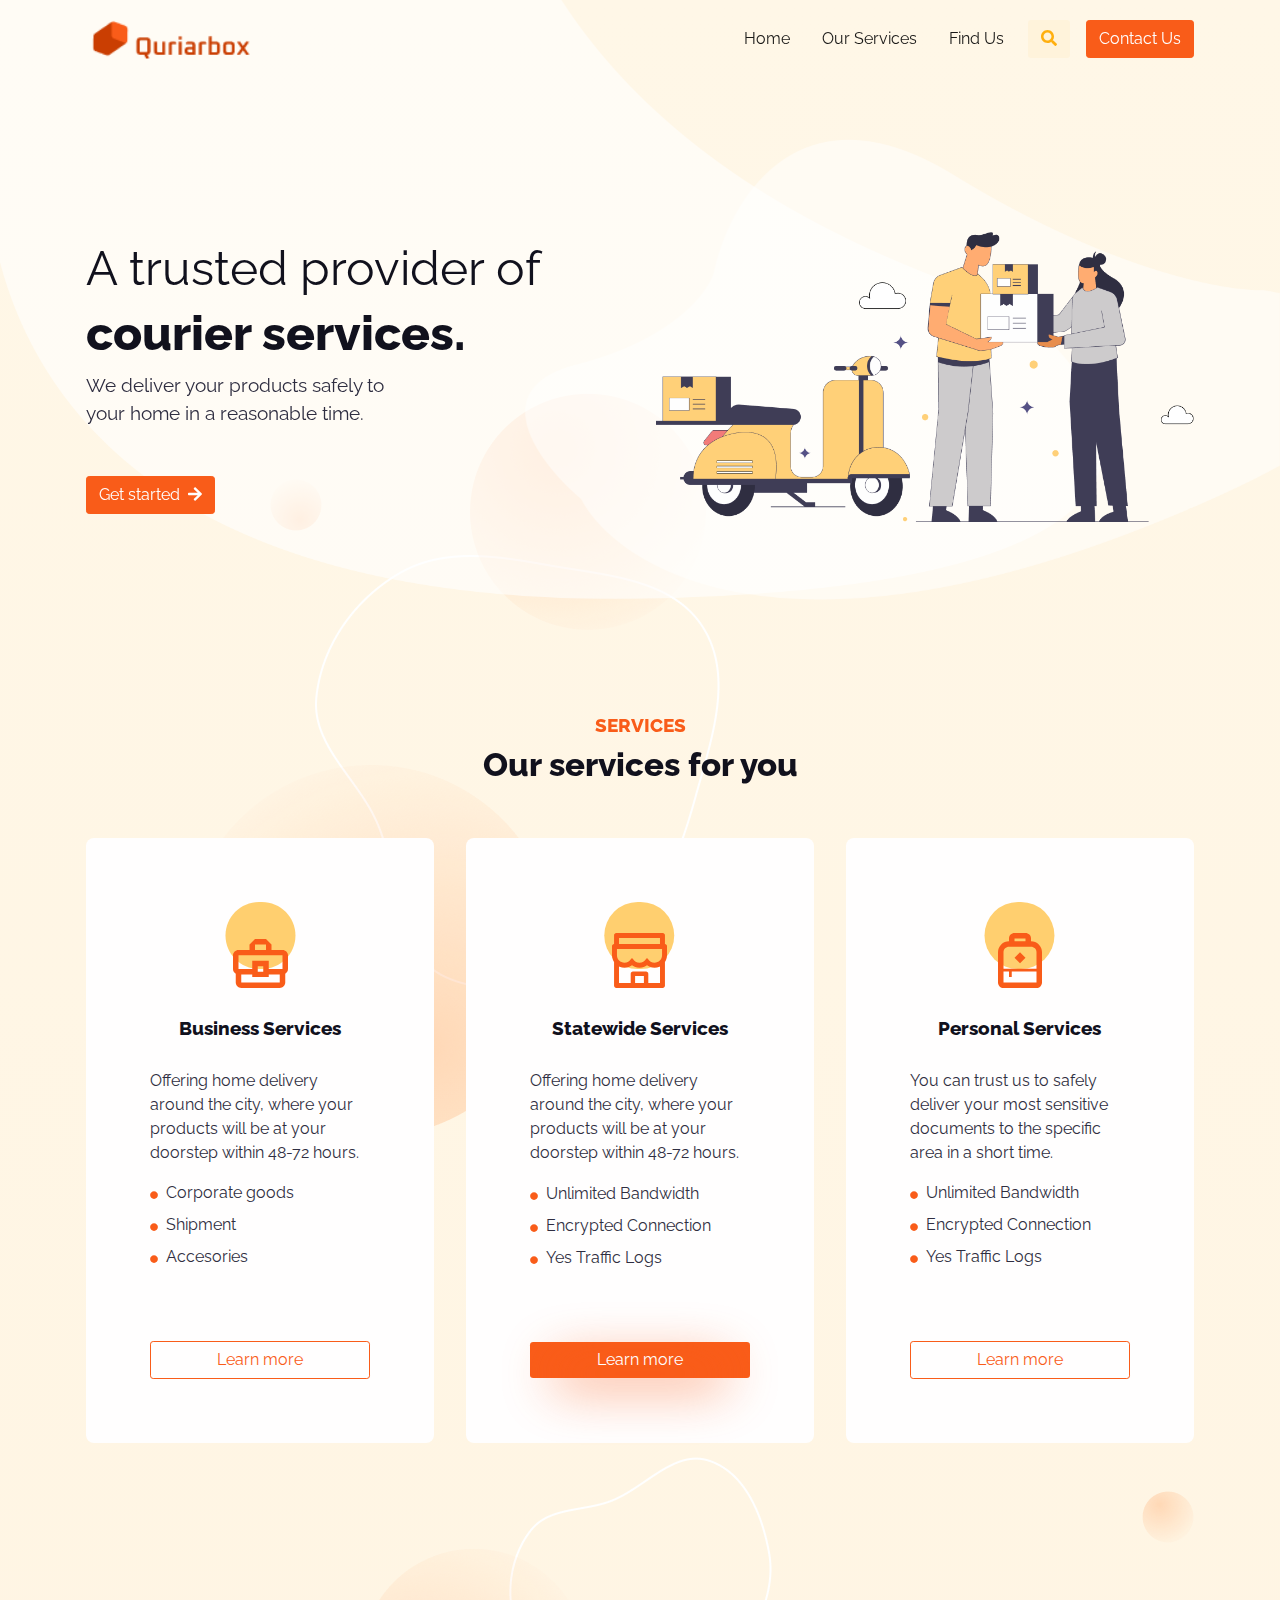
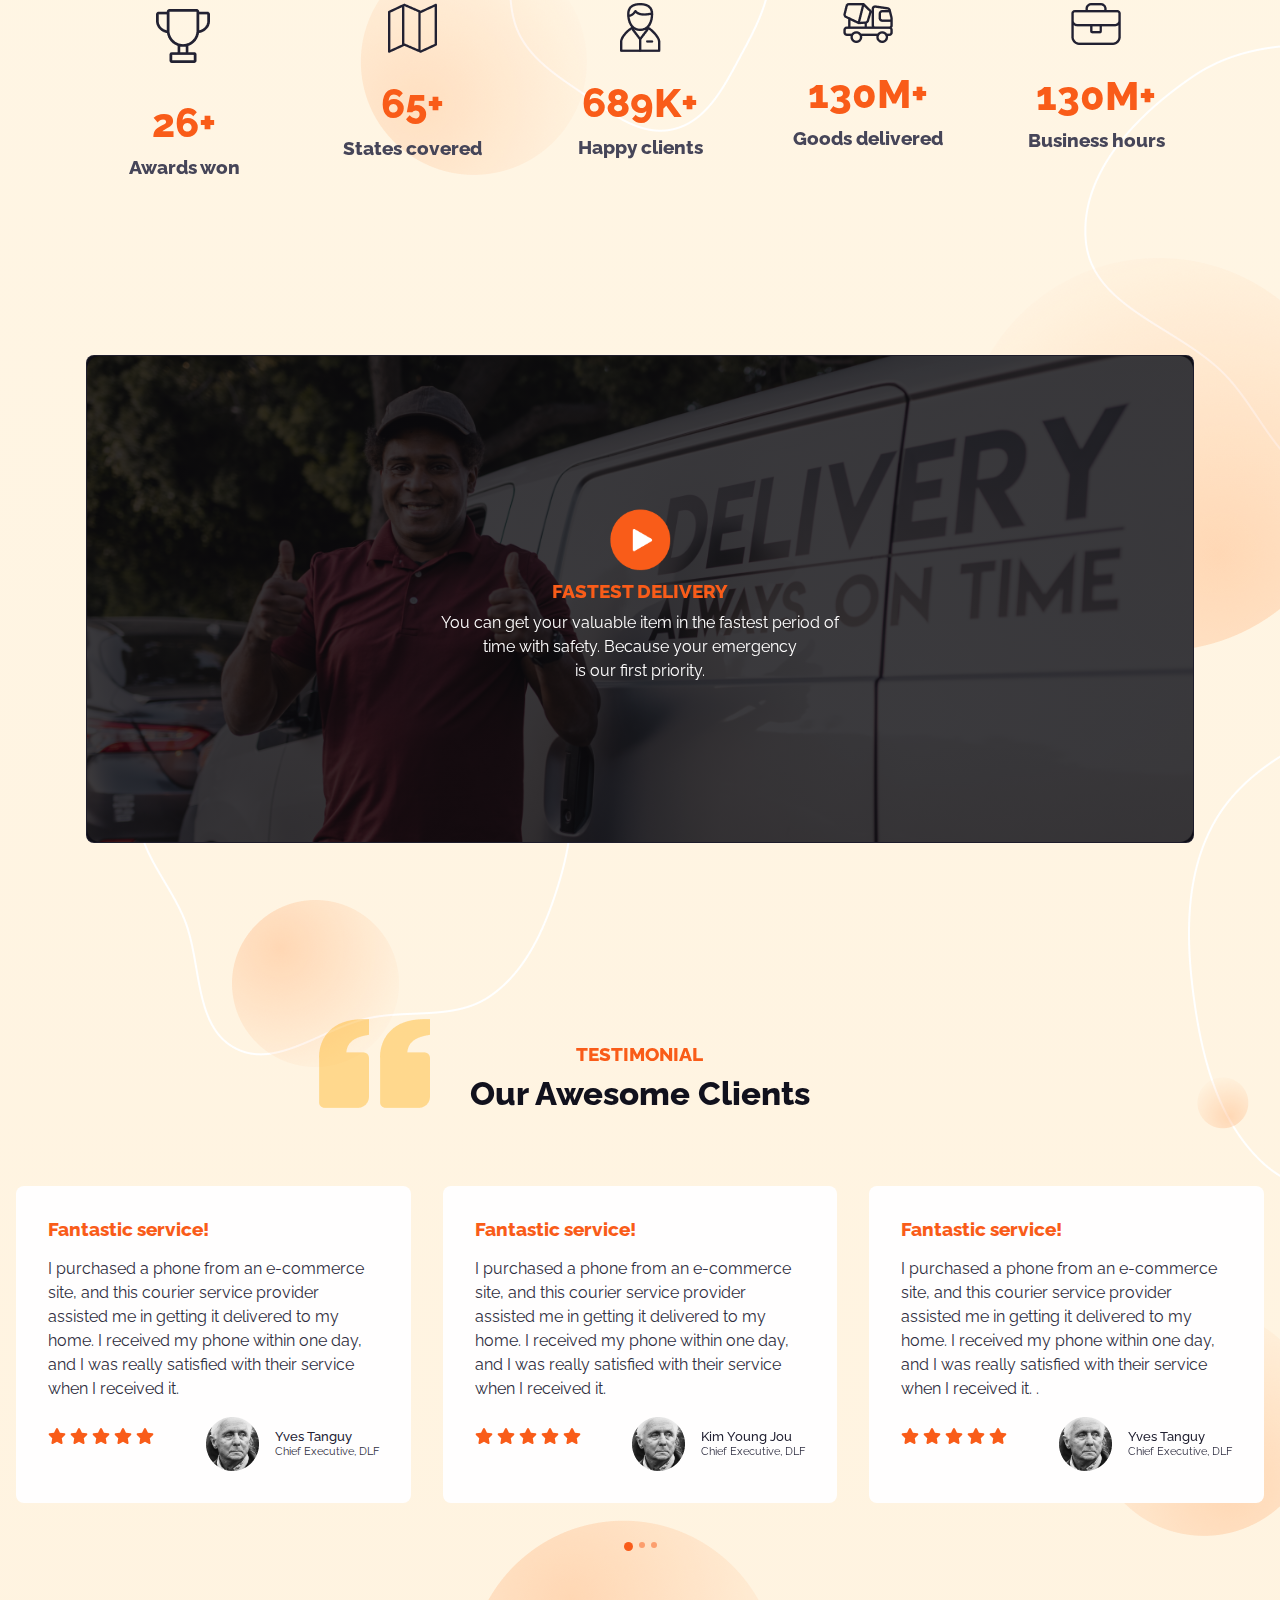
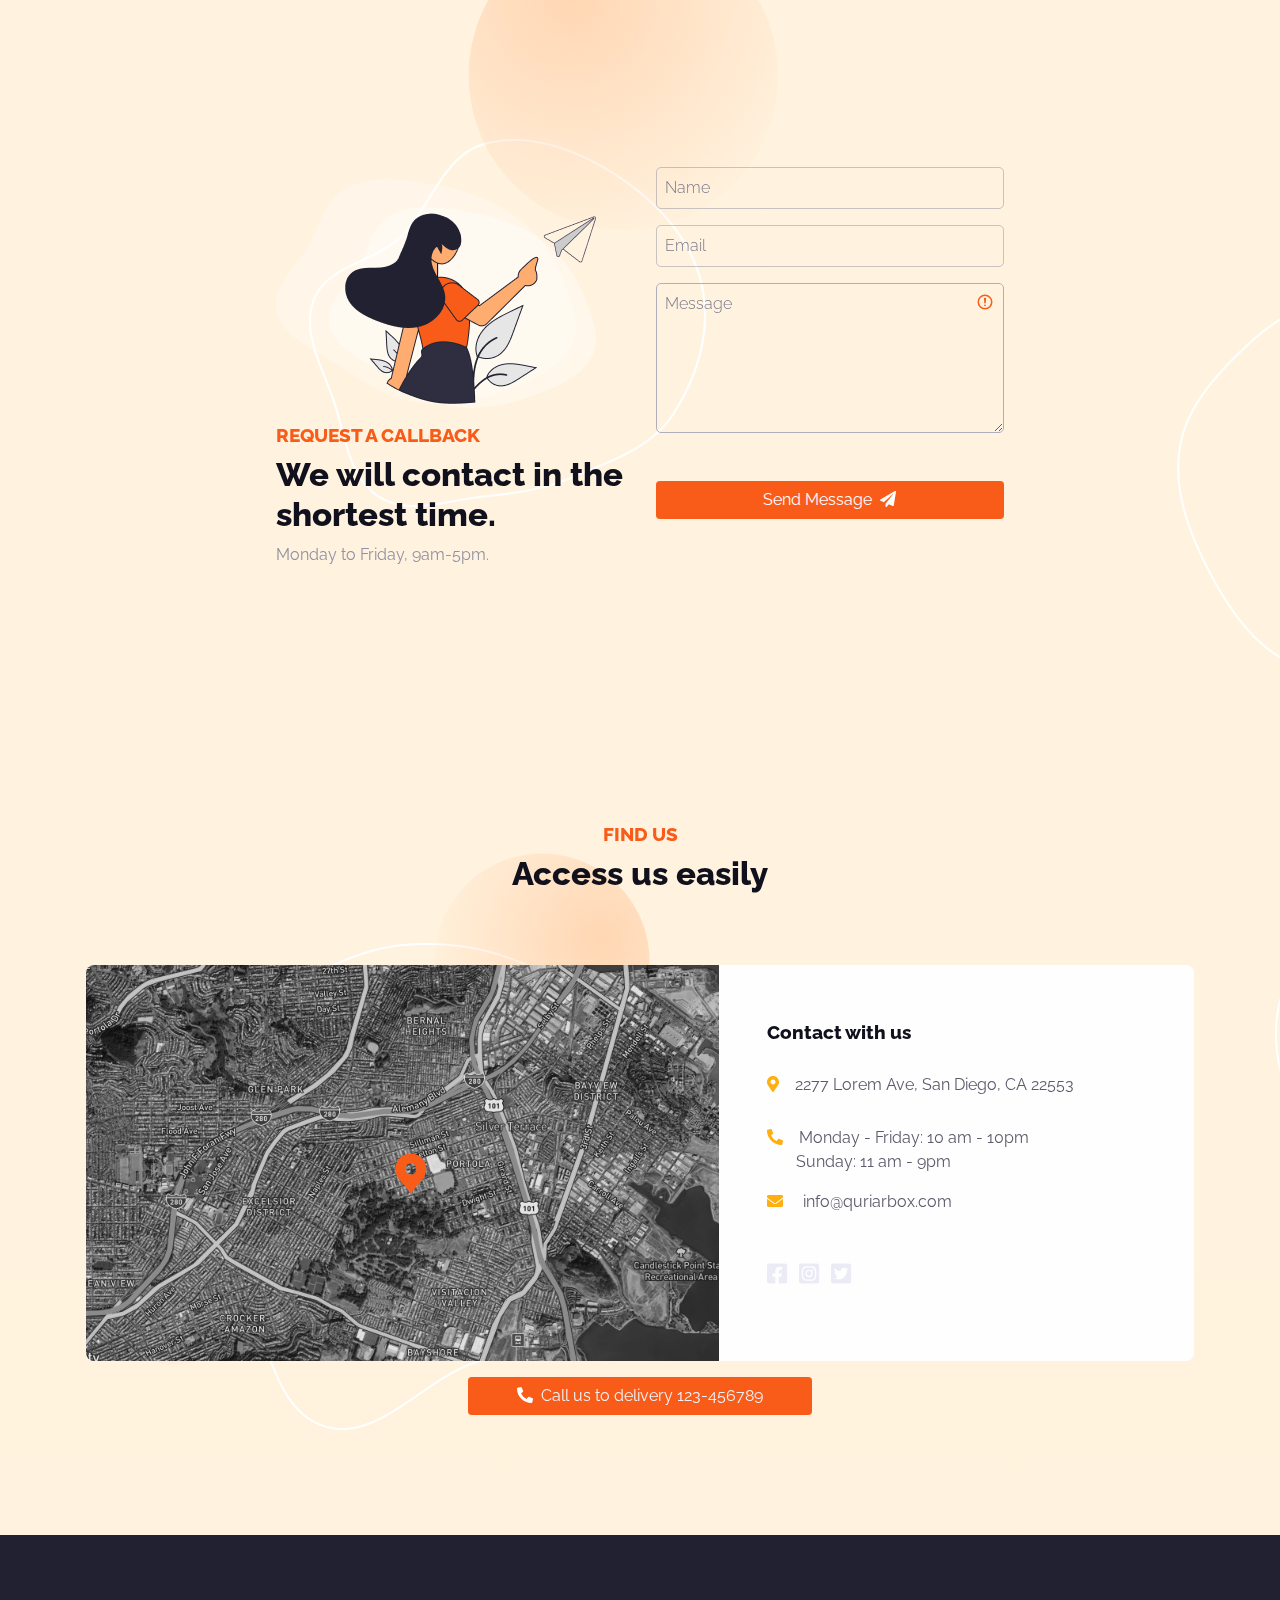
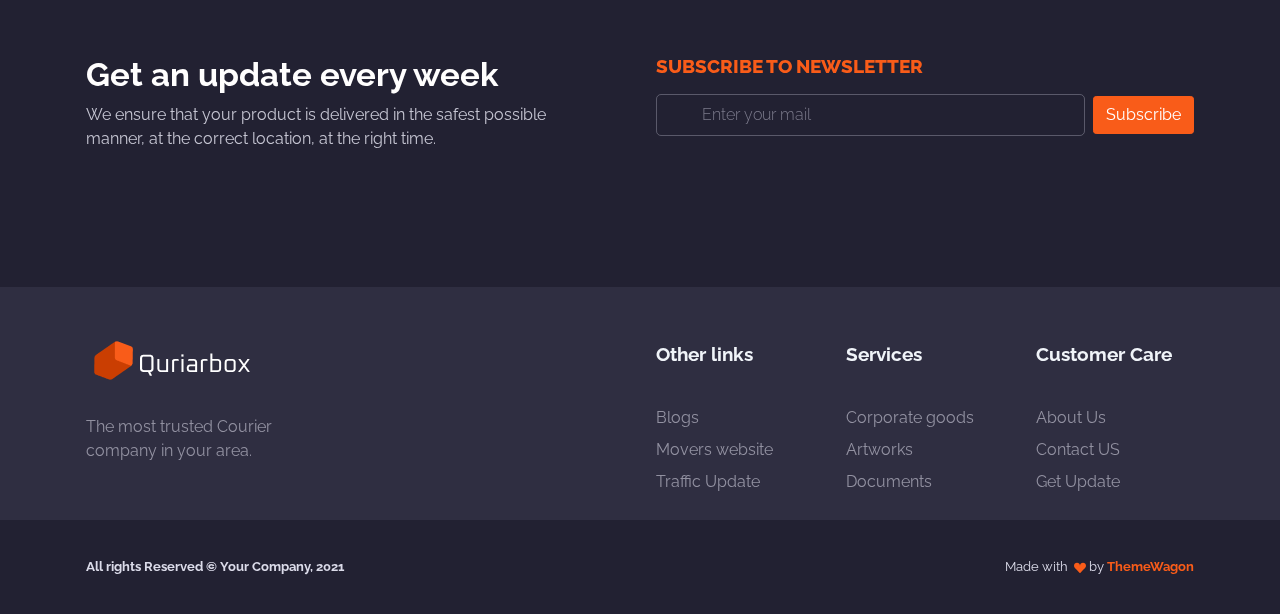
<file: public/index.html>
<!DOCTYPE html>
<html lang="en-US" dir="ltr">

  <head>
    <meta charset="utf-8">
    <meta http-equiv="X-UA-Compatible" content="IE=edge">
    <meta name="viewport" content="width=device-width, initial-scale=1">


    <!-- ===============================================-->
    <!--    Document Title-->
    <!-- ===============================================-->
    <title>courier | Landing, Responsive &amp; Business Templatee</title>


    <!-- ===============================================-->
    <!--    Favicons-->
    <!-- ===============================================-->
    <link rel="apple-touch-icon" sizes="180x180" href="assets/img/favicons/apple-touch-icon.png">
    <link rel="icon" type="image/png" sizes="32x32" href="assets/img/favicons/favicon-32x32.png">
    <link rel="icon" type="image/png" sizes="16x16" href="assets/img/favicons/favicon-16x16.png">
    <link rel="shortcut icon" type="image/x-icon" href="assets/img/favicons/favicon.ico">
    <link rel="manifest" href="assets/img/favicons/manifest.json">
    <meta name="msapplication-TileImage" content="assets/img/favicons/mstile-150x150.png">
    <meta name="theme-color" content="#ffffff">


    <!-- ===============================================-->
    <!--    Stylesheets-->
    <!-- ===============================================-->
    <link href="assets/css/theme.css" rel="stylesheet" />

  </head>


  <body>

    <!-- ===============================================-->
    <!--    Main Content-->
    <!-- ===============================================-->
    <main class="main" id="top">
      <nav class="navbar navbar-expand-lg navbar-light fixed-top py-3 d-block" data-navbar-on-scroll="data-navbar-on-scroll">
        <div class="container"><a class="navbar-brand" href="index.html"><img src="assets/img/gallery/logo.png" height="45" alt="logo" /></a>
          <button class="navbar-toggler" type="button" data-bs-toggle="collapse" data-bs-target="#navbarSupportedContent" aria-controls="navbarSupportedContent" aria-expanded="false" aria-label="Toggle navigation"><span class="navbar-toggler-icon"> </span></button>
          <div class="collapse navbar-collapse border-top border-lg-0 mt-4 mt-lg-0" id="navbarSupportedContent">
            <ul class="navbar-nav ms-auto pt-2 pt-lg-0 font-base">
              <li class="nav-item px-2"><a class="nav-link" aria-current="page" href="index.html">Home</a></li>
              <li class="nav-item px-2"><a class="nav-link" href="#services">Our Services</a></li>
              <li class="nav-item px-2"><a class="nav-link" href="#findUs">Find Us</a></li>
            </ul>
            <div class="dropdown d-none d-lg-block">
              <button class="btn bg-soft-warning ms-2" id="dropdownMenuButton1" type="submit" data-bs-toggle="dropdown" aria-expanded="false"><i class="fas fa-search text-warning"></i></button>
              <div class="dropdown-menu dropdown-menu-lg-end p-0 rounded" aria-labelledby="dropdownMenuButton1" style="top:55px">
                <form>
                  <input class="form-control border-200" type="search" placeholder="Search" aria-label="Search" style="background:#FDF1DF;" />
                </form>
              </div>
            </div><a class="btn btn-primary order-1 order-lg-0 ms-lg-3" href="#!">Contact Us</a>
            <form class="d-flex my-3 d-block d-lg-none">
              <input class="form-control me-2 border-200 bg-light" type="search" placeholder="Search" aria-label="Search" />
              <button class="btn btn-outline-primary" type="submit">Search</button>
            </form>
          </div>
        </div>
      </nav>
      <section class="py-xxl-10 pb-0" id="home">
        <div class="bg-holder bg-size" style="background-image:url(assets/img/gallery/hero-header-bg.png);background-position:top center;background-size:cover;">
        </div>
        <!--/.bg-holder-->

        <div class="container">
          <div class="row align-items-center">
            <div class="col-md-5 col-xl-6 col-xxl-7 order-0 order-md-1 text-end"><img class="pt-7 pt-md-0 w-100" src="assets/img/illustrations/hero.png" alt="hero-header" /></div>
            <div class="col-md-75 col-xl-6 col-xxl-5 text-md-start text-center py-8">
              <h1 class="fw-normal fs-6 fs-xxl-7">A trusted provider of </h1>
              <h1 class="fw-bolder fs-6 fs-xxl-7 mb-2">courier services.</h1>
              <p class="fs-1 mb-5">We deliver your products safely to <br />your home in a reasonable time. </p><a class="btn btn-primary me-2" href="#!" role="button">Get started<i class="fas fa-arrow-right ms-2"></i></a>
            </div>
          </div>
        </div>
      </section>


      <!-- ============================================-->
      <!-- <section> begin ============================-->
      <section class="py-7" id="services" container-xl="container-xl">

        <div class="container">
          <div class="row justify-content-center">
            <div class="col-md-8 col-lg-5 text-center mb-3">
              <h5 class="text-danger">SERVICES</h5>
              <h2>Our services for you</h2>
            </div>
          </div>
          <div class="row h-100 justify-content-center">
            <div class="col-md-4 pt-4 px-md-2 px-lg-3">
              <div class="card h-100 px-lg-5 card-span">
                <div class="card-body d-flex flex-column justify-content-around">
                  <div class="text-center pt-5"><img class="img-fluid" src="assets/img/icons/services-1.svg" alt="..." />
                    <h5 class="my-4">Business Services</h5>
                  </div>
                  <p>Offering home delivery around the city, where your products will be at your doorstep within 48-72 hours.</p>
                  <ul class="list-unstyled">
                    <li class="mb-2"><span class="me-2"><i class="fas fa-circle text-primary" style="font-size:.5rem"></i></span>Corporate goods
                    </li>
                    <li class="mb-2"><span class="me-2"><i class="fas fa-circle text-primary" style="font-size:.5rem"></i></span>Shipment
                    </li>
                    <li class="mb-2"><span class="me-2"><i class="fas fa-circle text-primary" style="font-size:.5rem"></i></span>Accesories
                    </li>
                  </ul>
                  <div class="text-center my-5">
                    <div class="d-grid">
                      <button class="btn btn-outline-danger" type="submit">Learn more </button>
                    </div>
                  </div>
                </div>
              </div>
            </div>
            <div class="col-md-4 pt-4 px-md-2 px-lg-3">
              <div class="card h-100 px-lg-5 card-span">
                <div class="card-body d-flex flex-column justify-content-around">
                  <div class="text-center pt-5"><img class="img-fluid" src="assets/img/icons/services-2.svg" alt="..." />
                    <h5 class="my-4">Statewide Services</h5>
                  </div>
                  <p>Offering home delivery around the city, where your products will be at your doorstep within 48-72 hours.</p>
                  <ul class="list-unstyled">
                    <li class="mb-2"><span class="me-2"><i class="fas fa-circle text-primary" style="font-size:.5rem"></i></span>Unlimited Bandwidth
                    </li>
                    <li class="mb-2"><span class="me-2"><i class="fas fa-circle text-primary" style="font-size:.5rem"></i></span>Encrypted Connection
                    </li>
                    <li class="mb-2"><span class="me-2"><i class="fas fa-circle text-primary" style="font-size:.5rem"></i></span>Yes Traffic Logs
                    </li>
                  </ul>
                  <div class="text-center my-5">
                    <div class="d-grid">
                      <button class="btn btn-danger hover-top btn-glow border-0" type="submit">Learn more</button>
                    </div>
                  </div>
                </div>
              </div>
            </div>
            <div class="col-md-4 pt-4 px-md-2 px-lg-3">
              <div class="card h-100 px-lg-5 card-span">
                <div class="card-body d-flex flex-column justify-content-around">
                  <div class="text-center pt-5"><img class="img-fluid" src="assets/img/icons/services-3.svg" alt="..." />
                    <h5 class="my-4">Personal Services</h5>
                  </div>
                  <p>You can trust us to safely deliver your most sensitive documents to the specific area in a short time.</p>
                  <ul class="list-unstyled">
                    <li class="mb-2"><span class="me-2"><i class="fas fa-circle text-primary" style="font-size:.5rem"></i></span>Unlimited Bandwidth
                    </li>
                    <li class="mb-2"><span class="me-2"><i class="fas fa-circle text-primary" style="font-size:.5rem"></i></span>Encrypted Connection
                    </li>
                    <li class="mb-2"><span class="me-2"><i class="fas fa-circle text-primary" style="font-size:.5rem"></i></span>Yes Traffic Logs
                    </li>
                  </ul>
                  <div class="text-center my-5">
                    <div class="d-grid">
                      <button class="btn btn-outline-danger" type="submit">Learn more </button>
                    </div>
                  </div>
                </div>
              </div>
            </div>
          </div>
        </div>
        <!-- end of .container-->

      </section>
      <!-- <section> close ============================-->
      <!-- ============================================-->




      <!-- ============================================-->
      <!-- <section> begin ============================-->
      <section class="pt-7 pb-0">

        <div class="container">
          <div class="row">
            <div class="col-6 col-lg mb-5">
              <div class="text-center"><img src="assets/img/icons/awards.png" alt="..." />
                <h1 class="text-primary mt-4">26+</h1>
                <h5 class="text-800">Awards won</h5>
              </div>
            </div>
            <div class="col-6 col-lg mb-5">
              <div class="text-center"><img src="assets/img/icons/states.png" alt="..." />
                <h1 class="text-primary mt-4">65+</h1>
                <h5 class="text-800">States covered</h5>
              </div>
            </div>
            <div class="col-6 col-lg mb-5">
              <div class="text-center"><img src="assets/img/icons/clients.png" alt="..." />
                <h1 class="text-primary mt-4">689K+</h1>
                <h5 class="text-800">Happy clients</h5>
              </div>
            </div>
            <div class="col-6 col-lg mb-5">
              <div class="text-center"><img src="assets/img/icons/goods.png" alt="..." />
                <h1 class="text-primary mt-4">130M+</h1>
                <h5 class="text-800">Goods delivered</h5>
              </div>
            </div>
            <div class="col-6 col-lg mb-5">
              <div class="text-center"><img src="assets/img/icons/business.png" alt="..." />
                <h1 class="text-primary mt-4">130M+</h1>
                <h5 class="text-800">Business hours</h5>
              </div>
            </div>
          </div>
        </div>
        <!-- end of .container-->

      </section>
      <!-- <section> close ============================-->
      <!-- ============================================-->




      <!-- ============================================-->
      <!-- <section> begin ============================-->
      <section>

        <div class="container">
          <div class="row">
            <div class="col-12">
              <div class="card bg-dark text-white py-4 py-sm-0"><img class="w-100" src="assets/img/gallery/video.png" alt="video" />
                <div class="card-img-overlay bg-dark-gradient d-flex flex-column flex-center"><img src="assets/img/icons/play.png" width="80" alt="play" />
                  <h5 class="text-primary">FASTEST DELIVERY</h5>
                  <p class="text-center">You can get your valuable item in the fastest period of<br class="d-none d-sm-block" />time with safety. Because your emergency<br class="d-none d-sm-block" />is our first priority.</p><a class="stretched-link" href="#" data-bs-toggle="modal" data-bs-target="#exampleModal"></a>
                  <div class="modal fade" id="exampleModal" tabindex="-1" aria-labelledby="exampleModalLabel" aria-hidden="true">
                    <div class="modal-dialog modal-lg modal-dialog-centered">
                      <div class="modal-content overflow-hidden">
                        <div class="modal-header p-0">
                          <div class="ratio ratio-16x9" id="exampleModalLabel">
                            <iframe src="https://www.youtube.com/embed/TlcP2aTOp-Q" title="YouTube video" allowfullscreen="allowfullscreen"></iframe>
                          </div>
                        </div>
                        <div class="modal-footer">
                          <button class="btn btn-primary" type="button" data-bs-dismiss="modal">Close</button>
                        </div>
                      </div>
                    </div>
                  </div>
                </div>
              </div>
            </div>
          </div>
        </div>
        <!-- end of .container-->

      </section>
      <!-- <section> close ============================-->
      <!-- ============================================-->




      <!-- ============================================-->
      <!-- <section> begin ============================-->
      <section class="py-7">

        <div class="container-fluid">
          <div class="row flex-center">
            <div class="bg-holder bg-size" style="background-image:url(assets/img/gallery/quote.png);background-position:top;background-size:auto;margin-left:-270px;margin-top:-45px;">
            </div>
            <!--/.bg-holder-->

            <div class="col-md-8 col-lg-5 text-center">
              <h5 class="text-danger">TESTIMONIAL</h5>
              <h2>Our Awesome Clients</h2>
            </div>
          </div>
          <div class="carousel slide pt-6" id="carouselExampleDark" data-bs-ride="carousel">
            <div class="carousel-inner">
              <div class="carousel-item active" data-bs-interval="10000">
                <div class="row h-100">
                  <div class="col-md-4 mb-3 mb-md-0">
                    <div class="card h-100 card-span p-3">
                      <div class="card-body">
                        <h5 class="mb-0 text-primary">Fantastic service!</h5>
                        <p class="card-text pt-3">I purchased a phone from an e-commerce site, and this courier service provider assisted me in getting it delivered to my home. I received my phone within one day, and I was really satisfied with their service when I received it. </p>
                        <div class="d-xl-flex justify-content-between align-items-center">
                          <div class="d-flex align-items-center mb-3"><i class="fas fa-star text-primary me-1"></i><i class="fas fa-star text-primary me-1"></i><i class="fas fa-star text-primary me-1"></i><i class="fas fa-star text-primary me-1"></i><i class="fas fa-star text-primary me-1"></i></div>
                          <div class="d-flex align-items-center"><img class="img-fluid" src="assets/img/icons/avatar.png" alt="" />
                            <div class="flex-1 ms-3">
                              <h6 class="mb-0 fs--1 text-1000 fw-medium">Yves Tanguy</h6>
                              <p class="fs--2 fw-normal mb-0">Chief Executive, DLF</p>
                            </div>
                          </div>
                        </div>
                      </div>
                    </div>
                  </div>
                  <div class="col-md-4 mb-3 mb-md-0">
                    <div class="card h-100 card-span p-3">
                      <div class="card-body">
                        <h5 class="mb-0 text-primary">Fantastic service!</h5>
                        <p class="card-text pt-3">I purchased a phone from an e-commerce site, and this courier service provider assisted me in getting it delivered to my home. I received my phone within one day, and I was really satisfied with their service when I received it.</p>
                        <div class="d-xl-flex justify-content-between align-items-center">
                          <div class="d-flex align-items-center mb-3"><i class="fas fa-star text-primary me-1"></i><i class="fas fa-star text-primary me-1"></i><i class="fas fa-star text-primary me-1"></i><i class="fas fa-star text-primary me-1"></i><i class="fas fa-star text-primary me-1"></i></div>
                          <div class="d-flex align-items-center"><img class="img-fluid" src="assets/img/icons/avatar.png" alt="" />
                            <div class="flex-1 ms-3">
                              <h6 class="mb-0 fs--1 text-1000 fw-medium">Kim Young Jou</h6>
                              <p class="fs--2 fw-normal mb-0">Chief Executive, DLF</p>
                            </div>
                          </div>
                        </div>
                      </div>
                    </div>
                  </div>
                  <div class="col-md-4 mb-3 mb-md-0">
                    <div class="card h-100 card-span p-3">
                      <div class="card-body">
                        <h5 class="mb-0 text-primary">Fantastic service!</h5>
                        <p class="card-text pt-3">I purchased a phone from an e-commerce site, and this courier service provider assisted me in getting it delivered to my home. I received my phone within one day, and I was really satisfied with their service when I received it. .</p>
                        <div class="d-xl-flex justify-content-between align-items-center">
                          <div class="d-flex align-items-center mb-3"><i class="fas fa-star text-primary me-1"></i><i class="fas fa-star text-primary me-1"></i><i class="fas fa-star text-primary me-1"></i><i class="fas fa-star text-primary me-1"></i><i class="fas fa-star text-primary me-1"></i></div>
                          <div class="d-flex align-items-center"><img class="img-fluid" src="assets/img/icons/avatar.png" alt="" />
                            <div class="flex-1 ms-3">
                              <h6 class="mb-0 fs--1 text-1000 fw-medium">Yves Tanguy</h6>
                              <p class="fs--2 fw-normal mb-0">Chief Executive, DLF</p>
                            </div>
                          </div>
                        </div>
                      </div>
                    </div>
                  </div>
                </div>
              </div>
              <div class="carousel-item" data-bs-interval="2000">
                <div class="row h-100">
                  <div class="col-md-4 mb-3 mb-md-0">
                    <div class="card h-100 card-span p-3">
                      <div class="card-body">
                        <h5 class="mb-0 text-primary">Fantastic service!</h5>
                        <p class="card-text pt-3">I purchased a phone from an e-commerce site, and this courier service provider assisted me in getting it delivered to my home. I received my phone within one day, and I was really satisfied with their service when I received it. </p>
                        <div class="d-xl-flex justify-content-between align-items-center">
                          <div class="d-flex align-items-center mb-3"><i class="fas fa-star text-primary me-1"></i><i class="fas fa-star text-primary me-1"></i><i class="fas fa-star text-primary me-1"></i><i class="fas fa-star text-primary me-1"></i><i class="fas fa-star text-primary me-1"></i></div>
                          <div class="d-flex align-items-center"><img class="img-fluid" src="assets/img/icons/avatar.png" alt="" />
                            <div class="flex-1 ms-3">
                              <h6 class="mb-0 fs--1 text-1000 fw-medium">Yves Tanguy</h6>
                              <p class="fs--2 fw-normal mb-0">Chief Executive, DLF</p>
                            </div>
                          </div>
                        </div>
                      </div>
                    </div>
                  </div>
                  <div class="col-md-4 mb-3 mb-md-0">
                    <div class="card h-100 card-span p-3">
                      <div class="card-body">
                        <h5 class="mb-0 text-primary">Fantastic service!</h5>
                        <p class="card-text pt-3">I purchased a phone from an e-commerce site, and this courier service provider assisted me in getting it delivered to my home. I received my phone within one day, and I was really satisfied with their service when I received it. </p>
                        <div class="d-xl-flex justify-content-between align-items-center">
                          <div class="d-flex align-items-center mb-3"><i class="fas fa-star text-primary me-1"></i><i class="fas fa-star text-primary me-1"></i><i class="fas fa-star text-primary me-1"></i><i class="fas fa-star text-primary me-1"></i><i class="fas fa-star text-primary me-1"></i></div>
                          <div class="d-flex align-items-center"><img class="img-fluid" src="assets/img/icons/avatar.png" alt="" />
                            <div class="flex-1 ms-3">
                              <h6 class="mb-0 fs--1 text-1000 fw-medium">Kim Young Jou</h6>
                              <p class="fs--2 fw-normal mb-0">Chief Executive, DLF</p>
                            </div>
                          </div>
                        </div>
                      </div>
                    </div>
                  </div>
                  <div class="col-md-4 mb-3 mb-md-0">
                    <div class="card h-100 card-span p-3">
                      <div class="card-body">
                        <h5 class="mb-0 text-primary">Fantastic service!</h5>
                        <p class="card-text pt-3">I purchased a phone from an e-commerce site, and this courier service provider assisted me in getting it delivered to my home. I received my phone within one day, and I was really satisfied with their service when I received it. .</p>
                        <div class="d-xl-flex justify-content-between align-items-center">
                          <div class="d-flex align-items-center mb-3"><i class="fas fa-star text-primary me-1"></i><i class="fas fa-star text-primary me-1"></i><i class="fas fa-star text-primary me-1"></i><i class="fas fa-star text-primary me-1"></i><i class="fas fa-star text-primary me-1"></i></div>
                          <div class="d-flex align-items-center"><img class="img-fluid" src="assets/img/icons/avatar.png" alt="" />
                            <div class="flex-1 ms-3">
                              <h6 class="mb-0 fs--1 text-1000 fw-medium">Yves Tanguy</h6>
                              <p class="fs--2 fw-normal mb-0">Chief Executive, DLF</p>
                            </div>
                          </div>
                        </div>
                      </div>
                    </div>
                  </div>
                </div>
              </div>
              <div class="carousel-item">
                <div class="row h-100">
                  <div class="col-md-4 mb-3 mb-md-0">
                    <div class="card h-100 card-span p-3">
                      <div class="card-body">
                        <h5 class="mb-0 text-primary">Fantastic service!</h5>
                        <p class="card-text pt-3">I purchased a phone from an e-commerce site, and this courier service provider assisted me in getting it delivered to my home. I received my phone within one day, and I was really satisfied with their service when I received it. </p>
                        <div class="d-xl-flex justify-content-between align-items-center">
                          <div class="d-flex align-items-center mb-3"><i class="fas fa-star text-primary me-1"></i><i class="fas fa-star text-primary me-1"></i><i class="fas fa-star text-primary me-1"></i><i class="fas fa-star text-primary me-1"></i><i class="fas fa-star text-primary me-1"></i></div>
                          <div class="d-flex align-items-center"><img class="img-fluid" src="assets/img/icons/avatar.png" alt="" />
                            <div class="flex-1 ms-3">
                              <h6 class="mb-0 fs--1 text-1000 fw-medium">Yves Tanguy</h6>
                              <p class="fs--2 fw-normal mb-0">Chief Executive, DLF</p>
                            </div>
                          </div>
                        </div>
                      </div>
                    </div>
                  </div>
                  <div class="col-md-4 mb-3 mb-md-0">
                    <div class="card h-100 card-span p-3">
                      <div class="card-body">
                        <h5 class="mb-0 text-primary">Fantastic service!</h5>
                        <p class="card-text pt-3">“I purchased a phone from an e-commerce site, and this courier service provider assisted me in getting it delivered to my home. I received my phone within one day, and I was really satisfied with their service when I received it. </p>
                        <div class="d-xl-flex justify-content-between align-items-center">
                          <div class="d-flex align-items-center mb-3"><i class="fas fa-star text-primary me-1"></i><i class="fas fa-star text-primary me-1"></i><i class="fas fa-star text-primary me-1"></i><i class="fas fa-star text-primary me-1"></i><i class="fas fa-star text-primary me-1"></i></div>
                          <div class="d-flex align-items-center"><img class="img-fluid" src="assets/img/icons/avatar.png" alt="" />
                            <div class="flex-1 ms-3">
                              <h6 class="mb-0 fs--1 text-1000 fw-medium">Kim Young Jou</h6>
                              <p class="fs--2 fw-normal mb-0">Chief Executive, DLF</p>
                            </div>
                          </div>
                        </div>
                      </div>
                    </div>
                  </div>
                  <div class="col-md-4 mb-3 mb-md-0">
                    <div class="card h-100 card-span p-3">
                      <div class="card-body">
                        <h5 class="mb-0 text-primary">Fantastic service!</h5>
                        <p class="card-text pt-3">I purchased a phone from an e-commerce site, and this courier service provider assisted me in getting it delivered to my home. I received my phone within one day, and I was really satisfied with their service when I received it. .</p>
                        <div class="d-xl-flex justify-content-between align-items-center">
                          <div class="d-flex align-items-center mb-3"><i class="fas fa-star text-primary me-1"></i><i class="fas fa-star text-primary me-1"></i><i class="fas fa-star text-primary me-1"></i><i class="fas fa-star text-primary me-1"></i><i class="fas fa-star text-primary me-1"></i></div>
                          <div class="d-flex align-items-center"><img class="img-fluid" src="assets/img/icons/avatar.png" alt="" />
                            <div class="flex-1 ms-3">
                              <h6 class="mb-0 fs--1 text-1000 fw-medium">Yves Tanguy</h6>
                              <p class="fs--2 fw-normal mb-0">Chief Executive, DLF</p>
                            </div>
                          </div>
                        </div>
                      </div>
                    </div>
                  </div>
                </div>
              </div>
            </div>
            <div class="row px-3 px-md-0 mt-6">
              <div class="col-12 position-relative">
                <ol class="carousel-indicators">
                  <li class="active" data-bs-target="#carouselExampleDark" data-bs-slide-to="0"></li>
                  <li data-bs-target="#carouselExampleDark" data-bs-slide-to="1"></li>
                  <li data-bs-target="#carouselExampleDark" data-bs-slide-to="2"></li>
                </ol>
              </div>
            </div>
          </div>
        </div>
        <!-- end of .container-->

      </section>
      <!-- <section> close ============================-->
      <!-- ============================================-->




      <!-- ============================================-->
      <!-- <section> begin ============================-->
      <section>

        <div class="container">
          <div class="row justify-content-center">
            <div class="col-md-6 col-lg-5 col-xl-4"><img src="assets/img/illustrations/callback.png" alt="..." />
              <h5 class="text-danger">REQUEST A CALLBACK</h5>
              <h2>We will contact in the shortest time.</h2>
              <p class="text-muted">Monday to Friday, 9am-5pm.</p>
            </div>
            <div class="col-md-6 col-lg-5 col-xl-4">
              <form class="row">
                <div class="mb-3">
                  <label class="form-label visually-hidden" for="inputName">Name</label>
                  <input class="form-control form-quriar-control" id="inputName" type="text" placeholder="Name" />
                </div>
                <div class="mb-3">
                  <label class="form-label visually-hidden" for="inputEmail">Another label</label>
                  <input class="form-control form-quriar-control" id="inputEmail" type="email" placeholder="Email" />
                </div>
                <div class="mb-5">
                  <label class="form-label visually-hidden" for="validationTextarea">Message</label>
                  <textarea class="form-control form-quriar-control is-invalid border-400" id="validationTextarea" placeholder="Message" style="height: 150px" required="required"></textarea>
                </div>
                <div class="d-grid">
                  <button class="btn btn-primary" type="submit">Send Message<i class="fas fa-paper-plane ms-2"></i></button>
                </div>
              </form>
            </div>
          </div>
        </div>
        <!-- end of .container-->

      </section>
      <!-- <section> close ============================-->
      <!-- ============================================-->




      <!-- ============================================-->
      <!-- <section> begin ============================-->
      <section id="findUs">

        <div class="container">
          <div class="row justify-content-center">
            <div class="col-md-8 col-lg-5 mb-6 text-center">
              <h5 class="text-danger">FIND US</h5>
              <h2>Access us easily</h2>
            </div>
            <div class="col-12">
              <div class="card card-span rounded-2 mb-3">
                <div class="row">
                  <div class="col-md-6 col-lg-7 d-flex"><img class="w-100 fit-cover rounded-md-start rounded-top rounded-md-top-0" src="assets/img/gallery/map.svg" alt="map" /></div>
                  <div class="col-md-6 col-lg-5 d-flex flex-center">
                    <div class="card-body">
                      <h5>Contact with us</h5>
                      <p class="text-700 my-4"> <i class="fas fa-map-marker-alt text-warning me-3"></i><span>2277 Lorem Ave, San Diego, CA 22553</span></p>
                      <p><i class="fas fa-phone-alt text-warning me-3"></i><span class="text-700">Monday - Friday: 10 am - 10pm<br/><span class="ps-4">Sunday: 11 am - 9pm  </span></span></p>
                      <p><i class="fas fa-envelope text-warning me-3"> </i><a class="text-700" href="mailto:vctung@outlook.com"> info@quriarbox.com</a></p>
                      <ul class="list-unstyled list-inline mt-5">
                        <li class="list-inline-item"><a class="text-decoration-none" href="#!"><i class="fab fa-facebook-square fs-2"></i></a></li>
                        <li class="list-inline-item"><a class="text-decoration-none" href="#!"><i class="fab fa-instagram-square fs-2"></i></a></li>
                        <li class="list-inline-item"><a class="text-decoration-none" href="#!"><i class="fab fa-twitter-square fs-2"></i></a></li>
                      </ul>
                    </div>
                  </div>
                </div>
              </div>
              <div class="text-center">
                <button class="btn btn-primary px-5" type="submit"><i class="fas fa-phone-alt me-2"></i><a class="text-light" href="tel:123-456789">Call us to delivery 123-456789</a></button>
              </div>
            </div>
          </div>
        </div>
        <!-- end of .container-->

      </section>
      <!-- <section> close ============================-->
      <!-- ============================================-->




      <!-- ============================================-->
      <!-- <section> begin ============================-->
      <section class="bg-1000">

        <div class="container">
          <div class="row">
            <div class="col-lg-6">
              <h2 class="fw-bold text-white">Get an update every week</h2>
              <p class="text-300">We ensure that your product is delivered in the safest possible<br />manner, at the correct location, at the right time.</p>
            </div>
            <div class="col-lg-6">
              <h5 class="text-primary mb-3">SUBSCRIBE TO NEWSLETTER </h5>
              <form class="row gx-2 gy-2 align-items-center">
                <div class="col">
                  <div class="input-group-icon">
                    <label class="visually-hidden" for="inputEmailCta">Address</label>
                    <input class="form-control input-box form-quriar-control text-light" id="inputEmailCta" type="email" placeholder="Enter your mail" />
                  </div>
                </div>
                <div class="d-grid gap-3 col-sm-auto">
                  <button class="btn btn-danger" type="submit">Subscribe</button>
                </div>
              </form>
            </div>
          </div>
        </div>
        <!-- end of .container-->

      </section>
      <!-- <section> close ============================-->
      <!-- ============================================-->




      <!-- ============================================-->
      <!-- <section> begin ============================-->
      <section class="bg-900 pb-0 pt-5">

        <div class="container">
          <div class="row">
            <div class="col-12 col-sm-12 col-lg-6 mb-4 order-0 order-sm-0"><a class="text-decoration-none" href="#"><img src="assets/img/gallery/footer-logo.png" height="51" alt="" /></a>
              <p class="text-500 my-4">The most trusted Courier<br />company in your area.</p>
            </div>
            <div class="col-6 col-sm-4 col-lg-2 mb-3 order-2 order-sm-1">
              <h5 class="lh-lg fw-bold mb-4 text-light font-sans-serif">Other links </h5>
              <ul class="list-unstyled mb-md-4 mb-lg-0">
                <li class="lh-lg"><a class="text-500" href="#!">Blogs</a></li>
                <li class="lh-lg"><a class="text-500" href="#!">Movers website</a></li>
                <li class="lh-lg"><a class="text-500" href="#!">Traffic Update</a></li>
              </ul>
            </div>
            <div class="col-6 col-sm-4 col-lg-2 mb-3 order-3 order-sm-2">
              <h5 class="lh-lg fw-bold text-light mb-4 font-sans-serif">Services</h5>
              <ul class="list-unstyled mb-md-4 mb-lg-0">
                <li class="lh-lg"><a class="text-500" href="#!">Corporate goods</a></li>
                <li class="lh-lg"><a class="text-500" href="#!">Artworks</a></li>
                <li class="lh-lg"><a class="text-500" href="#!">Documents</a></li>
              </ul>
            </div>
            <div class="col-6 col-sm-4 col-lg-2 mb-3 order-3 order-sm-2">
              <h5 class="lh-lg fw-bold text-light mb-4 font-sans-serif"> Customer Care</h5>
              <ul class="list-unstyled mb-md-4 mb-lg-0">
                <li class="lh-lg"><a class="text-500" href="#!">About Us</a></li>
                <li class="lh-lg"><a class="text-500" href="#!">Contact US</a></li>
                <li class="lh-lg"><a class="text-500" href="#!">Get Update</a></li>
              </ul>
            </div>
          </div>
        </div>
        <!-- end of .container-->

      </section>
      <!-- <section> close ============================-->
      <!-- ============================================-->




      <!-- ============================================-->
      <!-- <section> begin ============================-->
      <section class="py-0 bg-1000">

        <div class="container">
          <div class="row justify-content-md-between justify-content-evenly py-4">
            <div class="col-12 col-sm-8 col-md-6 col-lg-auto text-center text-md-start">
              <p class="fs--1 my-2 fw-bold text-200">All rights Reserved &copy; Your Company, 2021</p>
            </div>
            <div class="col-12 col-sm-8 col-md-6">
              <p class="fs--1 my-2 text-center text-md-end text-200"> Made with&nbsp;
                <svg class="bi bi-suit-heart-fill" xmlns="http://www.w3.org/2000/svg" width="12" height="12" fill="#F95C19" viewBox="0 0 16 16">
                  <path d="M4 1c2.21 0 4 1.755 4 3.92C8 2.755 9.79 1 12 1s4 1.755 4 3.92c0 3.263-3.234 4.414-7.608 9.608a.513.513 0 0 1-.784 0C3.234 9.334 0 8.183 0 4.92 0 2.755 1.79 1 4 1z"></path>
                </svg>&nbsp;by&nbsp;<a class="fw-bold text-primary" href="https://themewagon.com/" target="_blank">ThemeWagon </a>
              </p>
            </div>
          </div>
        </div>
        <!-- end of .container-->

      </section>
      <!-- <section> close ============================-->
      <!-- ============================================-->


    </main>
    <!-- ===============================================-->
    <!--    End of Main Content-->
    <!-- ===============================================-->




    <!-- ===============================================-->
    <!--    JavaScripts-->
    <!-- ===============================================-->
    <script src="vendors/@popperjs/popper.min.js"></script>
    <script src="vendors/bootstrap/bootstrap.min.js"></script>
    <script src="vendors/is/is.min.js"></script>
    <script src="https://polyfill.io/v3/polyfill.min.js?features=window.scroll"></script>
    <script src="vendors/fontawesome/all.min.js"></script>
    <script src="assets/js/theme.js"></script>

    <link href="https://fonts.googleapis.com/css2?family=Raleway:wght@200;300;400;500;600;700;800&amp;display=swap" rel="stylesheet">
  </body>

</html>
</file>
<file: public/assets/css/theme.css>
/* -------------------------------------------------------------------------- */
/*                                 Theme                                      */
/* -------------------------------------------------------------------------- */
/* prettier-ignore */
/* -------------------------------------------------------------------------- */
/*                                  Utilities                                 */
/* -------------------------------------------------------------------------- */
/*-----------------------------------------------
|   Bootstrap Styles
-----------------------------------------------*/
/*!
 * Bootstrap v5.0.0-alpha1 (https://getbootstrap.com/)
 * Copyright 2011-2020 The Bootstrap Authors
 * Copyright 2011-2020 Twitter, Inc.
 * Licensed under MIT (https://github.com/twbs/bootstrap/blob/main/LICENSE)
 */
:root {
  --bs-blue: #0088B4;
  --bs-indigo: #6237FF;
  --bs-purple: #A1B0FC;
  --bs-pink: #D42DA3;
  --bs-red: #F95C19;
  --bs-orange: #F17228;
  --bs-yellow: #FFAF0F;
  --bs-green: #00BA77;
  --bs-teal: #53F283;
  --bs-cyan: #00CEC2;
  --bs-white: #FFFEFE;
  --bs-gray: #7B7A8B;
  --bs-gray-dark: #464558;
  --bs-primary: #F95C19;
  --bs-secondary: #0088B4;
  --bs-success: #00BA77;
  --bs-info: #00CEC2;
  --bs-warning: #FFAF0F;
  --bs-danger: #F95C19;
  --bs-light: #F0F4F9;
  --bs-dark: #222132;
  --bs-font-sans-serif: "Raleway", "Open Sans", -apple-system, BlinkMacSystemFont, "Segoe UI", "Helvetica Neue", Arial, sans-serif, "Apple Color Emoji", "Segoe UI Emoji", "Segoe UI Symbol";
  --bs-font-monospace: "SFMono-Regular", Menlo, Monaco, Consolas, "Liberation Mono", "Courier New", monospace;
  --bs-gradient: linear-gradient(180deg, rgba(255, 254, 254, 0.15), rgba(255, 254, 254, 0));
}

*,
*::before,
*::after {
  -webkit-box-sizing: border-box;
  box-sizing: border-box;
}

@media (prefers-reduced-motion: no-preference) {
  :root {
    scroll-behavior: smooth;
  }
}

body {
  margin: 0;
  font-family: "Raleway", -apple-system, BlinkMacSystemFont, "Segoe UI", "Helvetica Neue", Arial, sans-serif, "Apple Color Emoji", "Segoe UI Emoji", "Segoe UI Symbol";
  font-size: 1rem;
  font-weight: 400;
  line-height: 1.5;
  color: #2F2E41;
  background-color: #FFFEFE;
  -webkit-text-size-adjust: 100%;
  -webkit-tap-highlight-color: rgba(0, 0, 0, 0);
}

hr {
  margin: 1rem 0;
  color: #C5C5D2;
  background-color: currentColor;
  border: 0;
  opacity: 1;
}

hr:not([size]) {
  height: 1px;
}

h1, .h1, h2, .h2, h3, .h3, h4, .h4, h5, .h5, h6, .h6 {
  margin-top: 0;
  margin-bottom: 0.5rem;
  font-family: "Raleway", "Open Sans", -apple-system, BlinkMacSystemFont, "Segoe UI", "Helvetica Neue", Arial, sans-serif, "Apple Color Emoji", "Segoe UI Emoji", "Segoe UI Symbol";
  font-weight: 800;
  line-height: 1.2;
  color: #11111D;
}

h1, .h1 {
  font-size: calc(1.37383rem + 1.48598vw);
}

@media (min-width: 1200px) {
  h1, .h1 {
    font-size: 2.48832rem;
  }
}

h2, .h2 {
  font-size: calc(1.33236rem + 0.98832vw);
}

@media (min-width: 1200px) {
  h2, .h2 {
    font-size: 2.0736rem;
  }
}

h3, .h3 {
  font-size: calc(1.2978rem + 0.5736vw);
}

@media (min-width: 1200px) {
  h3, .h3 {
    font-size: 1.728rem;
  }
}

h4, .h4 {
  font-size: calc(1.269rem + 0.228vw);
}

@media (min-width: 1200px) {
  h4, .h4 {
    font-size: 1.44rem;
  }
}

h5, .h5 {
  font-size: 1.2rem;
}

h6, .h6 {
  font-size: 0.83333rem;
}

p {
  margin-top: 0;
  margin-bottom: 1rem;
}

abbr[title],
abbr[data-bs-original-title] {
  -webkit-text-decoration: underline dotted;
  text-decoration: underline dotted;
  cursor: help;
  -webkit-text-decoration-skip-ink: none;
  text-decoration-skip-ink: none;
}

address {
  margin-bottom: 1rem;
  font-style: normal;
  line-height: inherit;
}

ol,
ul {
  padding-left: 2rem;
}

ol,
ul,
dl {
  margin-top: 0;
  margin-bottom: 1rem;
}

ol ol,
ul ul,
ol ul,
ul ol {
  margin-bottom: 0;
}

dt {
  font-weight: 700;
}

dd {
  margin-bottom: .5rem;
  margin-left: 0;
}

blockquote {
  margin: 0 0 1rem;
}

b,
strong {
  font-weight: 800;
}

small, .small {
  font-size: 75%;
}

mark, .mark {
  padding: 0.2em;
  background-color: #fcf8e3;
}

sub,
sup {
  position: relative;
  font-size: 0.75em;
  line-height: 0;
  vertical-align: baseline;
}

sub {
  bottom: -.25em;
}

sup {
  top: -.5em;
}

a {
  color: #EBEBF5;
  text-decoration: none;
}

a:hover {
  color: #F95C19;
  text-decoration: underline;
}

a:not([href]):not([class]), a:not([href]):not([class]):hover {
  color: inherit;
  text-decoration: none;
}

pre,
code,
kbd,
samp {
  font-family: var(--bs-font-monospace);
  font-size: 1em;
  direction: ltr /* rtl:ignore */;
  unicode-bidi: bidi-override;
}

pre {
  display: block;
  margin-top: 0;
  margin-bottom: 1rem;
  overflow: auto;
  font-size: 75%;
}

pre code {
  font-size: inherit;
  color: inherit;
  word-break: normal;
}

code {
  font-size: 75%;
  color: #D42DA3;
  word-wrap: break-word;
}

a > code {
  color: inherit;
}

kbd {
  padding: 0.2rem 0.4rem;
  font-size: 75%;
  color: #FFFEFE;
  background-color: #2F2E41;
  border-radius: 0.25rem;
}

kbd kbd {
  padding: 0;
  font-size: 1em;
  font-weight: 700;
}

figure {
  margin: 0 0 1rem;
}

img,
svg {
  vertical-align: middle;
}

table {
  caption-side: bottom;
  border-collapse: collapse;
}

caption {
  padding-top: 0.5rem;
  padding-bottom: 0.5rem;
  color: #9291A1;
  text-align: left;
}

th {
  text-align: inherit;
  text-align: -webkit-match-parent;
}

thead,
tbody,
tfoot,
tr,
td,
th {
  border-color: inherit;
  border-style: solid;
  border-width: 0;
}

label {
  display: inline-block;
}

button {
  border-radius: 0;
}

button:focus:not(:focus-visible) {
  outline: 0;
}

input,
button,
select,
optgroup,
textarea {
  margin: 0;
  font-family: inherit;
  font-size: inherit;
  line-height: inherit;
}

button,
select {
  text-transform: none;
}

[role="button"] {
  cursor: pointer;
}

select {
  word-wrap: normal;
}

select:disabled {
  opacity: 1;
}

[list]::-webkit-calendar-picker-indicator {
  display: none;
}

button,
[type="button"],
[type="reset"],
[type="submit"] {
  -webkit-appearance: button;
}

button:not(:disabled),
[type="button"]:not(:disabled),
[type="reset"]:not(:disabled),
[type="submit"]:not(:disabled) {
  cursor: pointer;
}

::-moz-focus-inner {
  padding: 0;
  border-style: none;
}

textarea {
  resize: vertical;
}

fieldset {
  min-width: 0;
  padding: 0;
  margin: 0;
  border: 0;
}

legend {
  float: left;
  width: 100%;
  padding: 0;
  margin-bottom: 0.5rem;
  font-size: calc(1.275rem + 0.3vw);
  line-height: inherit;
}

@media (min-width: 1200px) {
  legend {
    font-size: 1.5rem;
  }
}

legend + * {
  clear: left;
}

::-webkit-datetime-edit-fields-wrapper,
::-webkit-datetime-edit-text,
::-webkit-datetime-edit-minute,
::-webkit-datetime-edit-hour-field,
::-webkit-datetime-edit-day-field,
::-webkit-datetime-edit-month-field,
::-webkit-datetime-edit-year-field {
  padding: 0;
}

::-webkit-inner-spin-button {
  height: auto;
}

[type="search"] {
  outline-offset: -2px;
  -webkit-appearance: textfield;
}

/* rtl:raw:
[type="tel"],
[type="url"],
[type="email"],
[type="number"] {
  direction: ltr;
}
*/
::-webkit-search-decoration {
  -webkit-appearance: none;
}

::-webkit-color-swatch-wrapper {
  padding: 0;
}

::file-selector-button {
  font: inherit;
}

::-webkit-file-upload-button {
  font: inherit;
  -webkit-appearance: button;
}

output {
  display: inline-block;
}

iframe {
  border: 0;
}

summary {
  display: list-item;
  cursor: pointer;
}

progress {
  vertical-align: baseline;
}

[hidden] {
  display: none !important;
}

.lead {
  font-size: 1.2rem;
  font-weight: 400;
}

.display-1 {
  font-size: calc(1.55498rem + 3.65978vw);
  font-weight: 900;
  line-height: 1;
}

@media (min-width: 1200px) {
  .display-1 {
    font-size: 4.29982rem;
  }
}

.display-2 {
  font-size: calc(1.48332rem + 2.79982vw);
  font-weight: 900;
  line-height: 1;
}

@media (min-width: 1200px) {
  .display-2 {
    font-size: 3.58318rem;
  }
}

.display-3 {
  font-size: calc(1.4236rem + 2.08318vw);
  font-weight: 900;
  line-height: 1;
}

@media (min-width: 1200px) {
  .display-3 {
    font-size: 2.98598rem;
  }
}

.display-4 {
  font-size: calc(1.37383rem + 1.48598vw);
  font-weight: 900;
  line-height: 1;
}

@media (min-width: 1200px) {
  .display-4 {
    font-size: 2.48832rem;
  }
}

.display-5 {
  font-size: calc(1.33236rem + 0.98832vw);
  font-weight: 900;
  line-height: 1;
}

@media (min-width: 1200px) {
  .display-5 {
    font-size: 2.0736rem;
  }
}

.display-6 {
  font-size: calc(1.2978rem + 0.5736vw);
  font-weight: 900;
  line-height: 1;
}

@media (min-width: 1200px) {
  .display-6 {
    font-size: 1.728rem;
  }
}

.list-unstyled {
  padding-left: 0;
  list-style: none;
}

.list-inline {
  padding-left: 0;
  list-style: none;
}

.list-inline-item {
  display: inline-block;
}

.list-inline-item:not(:last-child) {
  margin-right: 0.5rem;
}

.initialism {
  font-size: 75%;
  text-transform: uppercase;
}

.blockquote {
  margin-bottom: 1rem;
  font-size: 1.2rem;
}

.blockquote > :last-child {
  margin-bottom: 0;
}

.blockquote-footer {
  margin-top: -1rem;
  margin-bottom: 1rem;
  font-size: 75%;
  color: #7B7A8B;
}

.blockquote-footer::before {
  content: "\2014\00A0";
}

.img-fluid {
  max-width: 100%;
  height: auto;
}

.img-thumbnail {
  padding: 0.25rem;
  background-color: #FFFEFE;
  border: 1px solid #C5C5D2;
  border-radius: 0.5rem;
  max-width: 100%;
  height: auto;
}

.figure {
  display: inline-block;
}

.figure-img {
  margin-bottom: 0.5rem;
  line-height: 1;
}

.figure-caption {
  font-size: 75%;
  color: #7B7A8B;
}

.container,
.container-fluid,
.container-sm,
.container-md,
.container-lg,
.container-xl,
.container-xxl {
  width: 100%;
  padding-right: var(--bs-gutter-x, 1rem);
  padding-left: var(--bs-gutter-x, 1rem);
  margin-right: auto;
  margin-left: auto;
}

@media (min-width: 576px) {
  .container, .container-sm {
    max-width: 540px;
  }
}

@media (min-width: 768px) {
  .container, .container-sm, .container-md {
    max-width: 720px;
  }
}

@media (min-width: 992px) {
  .container, .container-sm, .container-md, .container-lg {
    max-width: 960px;
  }
}

@media (min-width: 1200px) {
  .container, .container-sm, .container-md, .container-lg, .container-xl {
    max-width: 1140px;
  }
}

@media (min-width: 1540px) {
  .container, .container-sm, .container-md, .container-lg, .container-xl, .container-xxl {
    max-width: 1480px;
  }
}

.row {
  --bs-gutter-x: 2rem;
  --bs-gutter-y: 0;
  display: -webkit-box;
  display: -ms-flexbox;
  display: flex;
  -ms-flex-wrap: wrap;
  flex-wrap: wrap;
  margin-top: calc(var(--bs-gutter-y) * -1);
  margin-right: calc(var(--bs-gutter-x) / -2);
  margin-left: calc(var(--bs-gutter-x) / -2);
}

.row > * {
  -ms-flex-negative: 0;
  flex-shrink: 0;
  width: 100%;
  max-width: 100%;
  padding-right: calc(var(--bs-gutter-x) / 2);
  padding-left: calc(var(--bs-gutter-x) / 2);
  margin-top: var(--bs-gutter-y);
}

.col {
  -webkit-box-flex: 1;
  -ms-flex: 1 0 0%;
  flex: 1 0 0%;
}

.row-cols-auto > * {
  -webkit-box-flex: 0;
  -ms-flex: 0 0 auto;
  flex: 0 0 auto;
  width: auto;
}

.row-cols-1 > * {
  -webkit-box-flex: 0;
  -ms-flex: 0 0 auto;
  flex: 0 0 auto;
  width: 100%;
}

.row-cols-2 > * {
  -webkit-box-flex: 0;
  -ms-flex: 0 0 auto;
  flex: 0 0 auto;
  width: 50%;
}

.row-cols-3 > * {
  -webkit-box-flex: 0;
  -ms-flex: 0 0 auto;
  flex: 0 0 auto;
  width: 33.33333%;
}

.row-cols-4 > * {
  -webkit-box-flex: 0;
  -ms-flex: 0 0 auto;
  flex: 0 0 auto;
  width: 25%;
}

.row-cols-5 > * {
  -webkit-box-flex: 0;
  -ms-flex: 0 0 auto;
  flex: 0 0 auto;
  width: 20%;
}

.row-cols-6 > * {
  -webkit-box-flex: 0;
  -ms-flex: 0 0 auto;
  flex: 0 0 auto;
  width: 16.66667%;
}

.col-auto {
  -webkit-box-flex: 0;
  -ms-flex: 0 0 auto;
  flex: 0 0 auto;
  width: auto;
}

.col-1 {
  -webkit-box-flex: 0;
  -ms-flex: 0 0 auto;
  flex: 0 0 auto;
  width: 8.33333%;
}

.col-2 {
  -webkit-box-flex: 0;
  -ms-flex: 0 0 auto;
  flex: 0 0 auto;
  width: 16.66667%;
}

.col-3 {
  -webkit-box-flex: 0;
  -ms-flex: 0 0 auto;
  flex: 0 0 auto;
  width: 25%;
}

.col-4 {
  -webkit-box-flex: 0;
  -ms-flex: 0 0 auto;
  flex: 0 0 auto;
  width: 33.33333%;
}

.col-5 {
  -webkit-box-flex: 0;
  -ms-flex: 0 0 auto;
  flex: 0 0 auto;
  width: 41.66667%;
}

.col-6 {
  -webkit-box-flex: 0;
  -ms-flex: 0 0 auto;
  flex: 0 0 auto;
  width: 50%;
}

.col-7 {
  -webkit-box-flex: 0;
  -ms-flex: 0 0 auto;
  flex: 0 0 auto;
  width: 58.33333%;
}

.col-8 {
  -webkit-box-flex: 0;
  -ms-flex: 0 0 auto;
  flex: 0 0 auto;
  width: 66.66667%;
}

.col-9 {
  -webkit-box-flex: 0;
  -ms-flex: 0 0 auto;
  flex: 0 0 auto;
  width: 75%;
}

.col-10 {
  -webkit-box-flex: 0;
  -ms-flex: 0 0 auto;
  flex: 0 0 auto;
  width: 83.33333%;
}

.col-11 {
  -webkit-box-flex: 0;
  -ms-flex: 0 0 auto;
  flex: 0 0 auto;
  width: 91.66667%;
}

.col-12 {
  -webkit-box-flex: 0;
  -ms-flex: 0 0 auto;
  flex: 0 0 auto;
  width: 100%;
}

.offset-1 {
  margin-left: 8.33333%;
}

.offset-2 {
  margin-left: 16.66667%;
}

.offset-3 {
  margin-left: 25%;
}

.offset-4 {
  margin-left: 33.33333%;
}

.offset-5 {
  margin-left: 41.66667%;
}

.offset-6 {
  margin-left: 50%;
}

.offset-7 {
  margin-left: 58.33333%;
}

.offset-8 {
  margin-left: 66.66667%;
}

.offset-9 {
  margin-left: 75%;
}

.offset-10 {
  margin-left: 83.33333%;
}

.offset-11 {
  margin-left: 91.66667%;
}

.g-0,
.gx-0 {
  --bs-gutter-x: 0;
}

.g-0,
.gy-0 {
  --bs-gutter-y: 0;
}

.g-1,
.gx-1 {
  --bs-gutter-x: 0.25rem;
}

.g-1,
.gy-1 {
  --bs-gutter-y: 0.25rem;
}

.g-2,
.gx-2 {
  --bs-gutter-x: 0.5rem;
}

.g-2,
.gy-2 {
  --bs-gutter-y: 0.5rem;
}

.g-3,
.gx-3 {
  --bs-gutter-x: 1rem;
}

.g-3,
.gy-3 {
  --bs-gutter-y: 1rem;
}

.g-4,
.gx-4 {
  --bs-gutter-x: 1.8rem;
}

.g-4,
.gy-4 {
  --bs-gutter-y: 1.8rem;
}

.g-5,
.gx-5 {
  --bs-gutter-x: 3rem;
}

.g-5,
.gy-5 {
  --bs-gutter-y: 3rem;
}

.g-6,
.gx-6 {
  --bs-gutter-x: 4rem;
}

.g-6,
.gy-6 {
  --bs-gutter-y: 4rem;
}

.g-7,
.gx-7 {
  --bs-gutter-x: 5rem;
}

.g-7,
.gy-7 {
  --bs-gutter-y: 5rem;
}

.g-8,
.gx-8 {
  --bs-gutter-x: 7.5rem;
}

.g-8,
.gy-8 {
  --bs-gutter-y: 7.5rem;
}

.g-9,
.gx-9 {
  --bs-gutter-x: 10rem;
}

.g-9,
.gy-9 {
  --bs-gutter-y: 10rem;
}

.g-10,
.gx-10 {
  --bs-gutter-x: 12.5rem;
}

.g-10,
.gy-10 {
  --bs-gutter-y: 12.5rem;
}

.g-11,
.gx-11 {
  --bs-gutter-x: 15rem;
}

.g-11,
.gy-11 {
  --bs-gutter-y: 15rem;
}

@media (min-width: 576px) {
  .col-sm {
    -webkit-box-flex: 1;
    -ms-flex: 1 0 0%;
    flex: 1 0 0%;
  }
  .row-cols-sm-auto > * {
    -webkit-box-flex: 0;
    -ms-flex: 0 0 auto;
    flex: 0 0 auto;
    width: auto;
  }
  .row-cols-sm-1 > * {
    -webkit-box-flex: 0;
    -ms-flex: 0 0 auto;
    flex: 0 0 auto;
    width: 100%;
  }
  .row-cols-sm-2 > * {
    -webkit-box-flex: 0;
    -ms-flex: 0 0 auto;
    flex: 0 0 auto;
    width: 50%;
  }
  .row-cols-sm-3 > * {
    -webkit-box-flex: 0;
    -ms-flex: 0 0 auto;
    flex: 0 0 auto;
    width: 33.33333%;
  }
  .row-cols-sm-4 > * {
    -webkit-box-flex: 0;
    -ms-flex: 0 0 auto;
    flex: 0 0 auto;
    width: 25%;
  }
  .row-cols-sm-5 > * {
    -webkit-box-flex: 0;
    -ms-flex: 0 0 auto;
    flex: 0 0 auto;
    width: 20%;
  }
  .row-cols-sm-6 > * {
    -webkit-box-flex: 0;
    -ms-flex: 0 0 auto;
    flex: 0 0 auto;
    width: 16.66667%;
  }
  .col-sm-auto {
    -webkit-box-flex: 0;
    -ms-flex: 0 0 auto;
    flex: 0 0 auto;
    width: auto;
  }
  .col-sm-1 {
    -webkit-box-flex: 0;
    -ms-flex: 0 0 auto;
    flex: 0 0 auto;
    width: 8.33333%;
  }
  .col-sm-2 {
    -webkit-box-flex: 0;
    -ms-flex: 0 0 auto;
    flex: 0 0 auto;
    width: 16.66667%;
  }
  .col-sm-3 {
    -webkit-box-flex: 0;
    -ms-flex: 0 0 auto;
    flex: 0 0 auto;
    width: 25%;
  }
  .col-sm-4 {
    -webkit-box-flex: 0;
    -ms-flex: 0 0 auto;
    flex: 0 0 auto;
    width: 33.33333%;
  }
  .col-sm-5 {
    -webkit-box-flex: 0;
    -ms-flex: 0 0 auto;
    flex: 0 0 auto;
    width: 41.66667%;
  }
  .col-sm-6 {
    -webkit-box-flex: 0;
    -ms-flex: 0 0 auto;
    flex: 0 0 auto;
    width: 50%;
  }
  .col-sm-7 {
    -webkit-box-flex: 0;
    -ms-flex: 0 0 auto;
    flex: 0 0 auto;
    width: 58.33333%;
  }
  .col-sm-8 {
    -webkit-box-flex: 0;
    -ms-flex: 0 0 auto;
    flex: 0 0 auto;
    width: 66.66667%;
  }
  .col-sm-9 {
    -webkit-box-flex: 0;
    -ms-flex: 0 0 auto;
    flex: 0 0 auto;
    width: 75%;
  }
  .col-sm-10 {
    -webkit-box-flex: 0;
    -ms-flex: 0 0 auto;
    flex: 0 0 auto;
    width: 83.33333%;
  }
  .col-sm-11 {
    -webkit-box-flex: 0;
    -ms-flex: 0 0 auto;
    flex: 0 0 auto;
    width: 91.66667%;
  }
  .col-sm-12 {
    -webkit-box-flex: 0;
    -ms-flex: 0 0 auto;
    flex: 0 0 auto;
    width: 100%;
  }
  .offset-sm-0 {
    margin-left: 0;
  }
  .offset-sm-1 {
    margin-left: 8.33333%;
  }
  .offset-sm-2 {
    margin-left: 16.66667%;
  }
  .offset-sm-3 {
    margin-left: 25%;
  }
  .offset-sm-4 {
    margin-left: 33.33333%;
  }
  .offset-sm-5 {
    margin-left: 41.66667%;
  }
  .offset-sm-6 {
    margin-left: 50%;
  }
  .offset-sm-7 {
    margin-left: 58.33333%;
  }
  .offset-sm-8 {
    margin-left: 66.66667%;
  }
  .offset-sm-9 {
    margin-left: 75%;
  }
  .offset-sm-10 {
    margin-left: 83.33333%;
  }
  .offset-sm-11 {
    margin-left: 91.66667%;
  }
  .g-sm-0,
  .gx-sm-0 {
    --bs-gutter-x: 0;
  }
  .g-sm-0,
  .gy-sm-0 {
    --bs-gutter-y: 0;
  }
  .g-sm-1,
  .gx-sm-1 {
    --bs-gutter-x: 0.25rem;
  }
  .g-sm-1,
  .gy-sm-1 {
    --bs-gutter-y: 0.25rem;
  }
  .g-sm-2,
  .gx-sm-2 {
    --bs-gutter-x: 0.5rem;
  }
  .g-sm-2,
  .gy-sm-2 {
    --bs-gutter-y: 0.5rem;
  }
  .g-sm-3,
  .gx-sm-3 {
    --bs-gutter-x: 1rem;
  }
  .g-sm-3,
  .gy-sm-3 {
    --bs-gutter-y: 1rem;
  }
  .g-sm-4,
  .gx-sm-4 {
    --bs-gutter-x: 1.8rem;
  }
  .g-sm-4,
  .gy-sm-4 {
    --bs-gutter-y: 1.8rem;
  }
  .g-sm-5,
  .gx-sm-5 {
    --bs-gutter-x: 3rem;
  }
  .g-sm-5,
  .gy-sm-5 {
    --bs-gutter-y: 3rem;
  }
  .g-sm-6,
  .gx-sm-6 {
    --bs-gutter-x: 4rem;
  }
  .g-sm-6,
  .gy-sm-6 {
    --bs-gutter-y: 4rem;
  }
  .g-sm-7,
  .gx-sm-7 {
    --bs-gutter-x: 5rem;
  }
  .g-sm-7,
  .gy-sm-7 {
    --bs-gutter-y: 5rem;
  }
  .g-sm-8,
  .gx-sm-8 {
    --bs-gutter-x: 7.5rem;
  }
  .g-sm-8,
  .gy-sm-8 {
    --bs-gutter-y: 7.5rem;
  }
  .g-sm-9,
  .gx-sm-9 {
    --bs-gutter-x: 10rem;
  }
  .g-sm-9,
  .gy-sm-9 {
    --bs-gutter-y: 10rem;
  }
  .g-sm-10,
  .gx-sm-10 {
    --bs-gutter-x: 12.5rem;
  }
  .g-sm-10,
  .gy-sm-10 {
    --bs-gutter-y: 12.5rem;
  }
  .g-sm-11,
  .gx-sm-11 {
    --bs-gutter-x: 15rem;
  }
  .g-sm-11,
  .gy-sm-11 {
    --bs-gutter-y: 15rem;
  }
}

@media (min-width: 768px) {
  .col-md {
    -webkit-box-flex: 1;
    -ms-flex: 1 0 0%;
    flex: 1 0 0%;
  }
  .row-cols-md-auto > * {
    -webkit-box-flex: 0;
    -ms-flex: 0 0 auto;
    flex: 0 0 auto;
    width: auto;
  }
  .row-cols-md-1 > * {
    -webkit-box-flex: 0;
    -ms-flex: 0 0 auto;
    flex: 0 0 auto;
    width: 100%;
  }
  .row-cols-md-2 > * {
    -webkit-box-flex: 0;
    -ms-flex: 0 0 auto;
    flex: 0 0 auto;
    width: 50%;
  }
  .row-cols-md-3 > * {
    -webkit-box-flex: 0;
    -ms-flex: 0 0 auto;
    flex: 0 0 auto;
    width: 33.33333%;
  }
  .row-cols-md-4 > * {
    -webkit-box-flex: 0;
    -ms-flex: 0 0 auto;
    flex: 0 0 auto;
    width: 25%;
  }
  .row-cols-md-5 > * {
    -webkit-box-flex: 0;
    -ms-flex: 0 0 auto;
    flex: 0 0 auto;
    width: 20%;
  }
  .row-cols-md-6 > * {
    -webkit-box-flex: 0;
    -ms-flex: 0 0 auto;
    flex: 0 0 auto;
    width: 16.66667%;
  }
  .col-md-auto {
    -webkit-box-flex: 0;
    -ms-flex: 0 0 auto;
    flex: 0 0 auto;
    width: auto;
  }
  .col-md-1 {
    -webkit-box-flex: 0;
    -ms-flex: 0 0 auto;
    flex: 0 0 auto;
    width: 8.33333%;
  }
  .col-md-2 {
    -webkit-box-flex: 0;
    -ms-flex: 0 0 auto;
    flex: 0 0 auto;
    width: 16.66667%;
  }
  .col-md-3 {
    -webkit-box-flex: 0;
    -ms-flex: 0 0 auto;
    flex: 0 0 auto;
    width: 25%;
  }
  .col-md-4 {
    -webkit-box-flex: 0;
    -ms-flex: 0 0 auto;
    flex: 0 0 auto;
    width: 33.33333%;
  }
  .col-md-5 {
    -webkit-box-flex: 0;
    -ms-flex: 0 0 auto;
    flex: 0 0 auto;
    width: 41.66667%;
  }
  .col-md-6 {
    -webkit-box-flex: 0;
    -ms-flex: 0 0 auto;
    flex: 0 0 auto;
    width: 50%;
  }
  .col-md-7 {
    -webkit-box-flex: 0;
    -ms-flex: 0 0 auto;
    flex: 0 0 auto;
    width: 58.33333%;
  }
  .col-md-8 {
    -webkit-box-flex: 0;
    -ms-flex: 0 0 auto;
    flex: 0 0 auto;
    width: 66.66667%;
  }
  .col-md-9 {
    -webkit-box-flex: 0;
    -ms-flex: 0 0 auto;
    flex: 0 0 auto;
    width: 75%;
  }
  .col-md-10 {
    -webkit-box-flex: 0;
    -ms-flex: 0 0 auto;
    flex: 0 0 auto;
    width: 83.33333%;
  }
  .col-md-11 {
    -webkit-box-flex: 0;
    -ms-flex: 0 0 auto;
    flex: 0 0 auto;
    width: 91.66667%;
  }
  .col-md-12 {
    -webkit-box-flex: 0;
    -ms-flex: 0 0 auto;
    flex: 0 0 auto;
    width: 100%;
  }
  .offset-md-0 {
    margin-left: 0;
  }
  .offset-md-1 {
    margin-left: 8.33333%;
  }
  .offset-md-2 {
    margin-left: 16.66667%;
  }
  .offset-md-3 {
    margin-left: 25%;
  }
  .offset-md-4 {
    margin-left: 33.33333%;
  }
  .offset-md-5 {
    margin-left: 41.66667%;
  }
  .offset-md-6 {
    margin-left: 50%;
  }
  .offset-md-7 {
    margin-left: 58.33333%;
  }
  .offset-md-8 {
    margin-left: 66.66667%;
  }
  .offset-md-9 {
    margin-left: 75%;
  }
  .offset-md-10 {
    margin-left: 83.33333%;
  }
  .offset-md-11 {
    margin-left: 91.66667%;
  }
  .g-md-0,
  .gx-md-0 {
    --bs-gutter-x: 0;
  }
  .g-md-0,
  .gy-md-0 {
    --bs-gutter-y: 0;
  }
  .g-md-1,
  .gx-md-1 {
    --bs-gutter-x: 0.25rem;
  }
  .g-md-1,
  .gy-md-1 {
    --bs-gutter-y: 0.25rem;
  }
  .g-md-2,
  .gx-md-2 {
    --bs-gutter-x: 0.5rem;
  }
  .g-md-2,
  .gy-md-2 {
    --bs-gutter-y: 0.5rem;
  }
  .g-md-3,
  .gx-md-3 {
    --bs-gutter-x: 1rem;
  }
  .g-md-3,
  .gy-md-3 {
    --bs-gutter-y: 1rem;
  }
  .g-md-4,
  .gx-md-4 {
    --bs-gutter-x: 1.8rem;
  }
  .g-md-4,
  .gy-md-4 {
    --bs-gutter-y: 1.8rem;
  }
  .g-md-5,
  .gx-md-5 {
    --bs-gutter-x: 3rem;
  }
  .g-md-5,
  .gy-md-5 {
    --bs-gutter-y: 3rem;
  }
  .g-md-6,
  .gx-md-6 {
    --bs-gutter-x: 4rem;
  }
  .g-md-6,
  .gy-md-6 {
    --bs-gutter-y: 4rem;
  }
  .g-md-7,
  .gx-md-7 {
    --bs-gutter-x: 5rem;
  }
  .g-md-7,
  .gy-md-7 {
    --bs-gutter-y: 5rem;
  }
  .g-md-8,
  .gx-md-8 {
    --bs-gutter-x: 7.5rem;
  }
  .g-md-8,
  .gy-md-8 {
    --bs-gutter-y: 7.5rem;
  }
  .g-md-9,
  .gx-md-9 {
    --bs-gutter-x: 10rem;
  }
  .g-md-9,
  .gy-md-9 {
    --bs-gutter-y: 10rem;
  }
  .g-md-10,
  .gx-md-10 {
    --bs-gutter-x: 12.5rem;
  }
  .g-md-10,
  .gy-md-10 {
    --bs-gutter-y: 12.5rem;
  }
  .g-md-11,
  .gx-md-11 {
    --bs-gutter-x: 15rem;
  }
  .g-md-11,
  .gy-md-11 {
    --bs-gutter-y: 15rem;
  }
}

@media (min-width: 992px) {
  .col-lg {
    -webkit-box-flex: 1;
    -ms-flex: 1 0 0%;
    flex: 1 0 0%;
  }
  .row-cols-lg-auto > * {
    -webkit-box-flex: 0;
    -ms-flex: 0 0 auto;
    flex: 0 0 auto;
    width: auto;
  }
  .row-cols-lg-1 > * {
    -webkit-box-flex: 0;
    -ms-flex: 0 0 auto;
    flex: 0 0 auto;
    width: 100%;
  }
  .row-cols-lg-2 > * {
    -webkit-box-flex: 0;
    -ms-flex: 0 0 auto;
    flex: 0 0 auto;
    width: 50%;
  }
  .row-cols-lg-3 > * {
    -webkit-box-flex: 0;
    -ms-flex: 0 0 auto;
    flex: 0 0 auto;
    width: 33.33333%;
  }
  .row-cols-lg-4 > * {
    -webkit-box-flex: 0;
    -ms-flex: 0 0 auto;
    flex: 0 0 auto;
    width: 25%;
  }
  .row-cols-lg-5 > * {
    -webkit-box-flex: 0;
    -ms-flex: 0 0 auto;
    flex: 0 0 auto;
    width: 20%;
  }
  .row-cols-lg-6 > * {
    -webkit-box-flex: 0;
    -ms-flex: 0 0 auto;
    flex: 0 0 auto;
    width: 16.66667%;
  }
  .col-lg-auto {
    -webkit-box-flex: 0;
    -ms-flex: 0 0 auto;
    flex: 0 0 auto;
    width: auto;
  }
  .col-lg-1 {
    -webkit-box-flex: 0;
    -ms-flex: 0 0 auto;
    flex: 0 0 auto;
    width: 8.33333%;
  }
  .col-lg-2 {
    -webkit-box-flex: 0;
    -ms-flex: 0 0 auto;
    flex: 0 0 auto;
    width: 16.66667%;
  }
  .col-lg-3 {
    -webkit-box-flex: 0;
    -ms-flex: 0 0 auto;
    flex: 0 0 auto;
    width: 25%;
  }
  .col-lg-4 {
    -webkit-box-flex: 0;
    -ms-flex: 0 0 auto;
    flex: 0 0 auto;
    width: 33.33333%;
  }
  .col-lg-5 {
    -webkit-box-flex: 0;
    -ms-flex: 0 0 auto;
    flex: 0 0 auto;
    width: 41.66667%;
  }
  .col-lg-6 {
    -webkit-box-flex: 0;
    -ms-flex: 0 0 auto;
    flex: 0 0 auto;
    width: 50%;
  }
  .col-lg-7 {
    -webkit-box-flex: 0;
    -ms-flex: 0 0 auto;
    flex: 0 0 auto;
    width: 58.33333%;
  }
  .col-lg-8 {
    -webkit-box-flex: 0;
    -ms-flex: 0 0 auto;
    flex: 0 0 auto;
    width: 66.66667%;
  }
  .col-lg-9 {
    -webkit-box-flex: 0;
    -ms-flex: 0 0 auto;
    flex: 0 0 auto;
    width: 75%;
  }
  .col-lg-10 {
    -webkit-box-flex: 0;
    -ms-flex: 0 0 auto;
    flex: 0 0 auto;
    width: 83.33333%;
  }
  .col-lg-11 {
    -webkit-box-flex: 0;
    -ms-flex: 0 0 auto;
    flex: 0 0 auto;
    width: 91.66667%;
  }
  .col-lg-12 {
    -webkit-box-flex: 0;
    -ms-flex: 0 0 auto;
    flex: 0 0 auto;
    width: 100%;
  }
  .offset-lg-0 {
    margin-left: 0;
  }
  .offset-lg-1 {
    margin-left: 8.33333%;
  }
  .offset-lg-2 {
    margin-left: 16.66667%;
  }
  .offset-lg-3 {
    margin-left: 25%;
  }
  .offset-lg-4 {
    margin-left: 33.33333%;
  }
  .offset-lg-5 {
    margin-left: 41.66667%;
  }
  .offset-lg-6 {
    margin-left: 50%;
  }
  .offset-lg-7 {
    margin-left: 58.33333%;
  }
  .offset-lg-8 {
    margin-left: 66.66667%;
  }
  .offset-lg-9 {
    margin-left: 75%;
  }
  .offset-lg-10 {
    margin-left: 83.33333%;
  }
  .offset-lg-11 {
    margin-left: 91.66667%;
  }
  .g-lg-0,
  .gx-lg-0 {
    --bs-gutter-x: 0;
  }
  .g-lg-0,
  .gy-lg-0 {
    --bs-gutter-y: 0;
  }
  .g-lg-1,
  .gx-lg-1 {
    --bs-gutter-x: 0.25rem;
  }
  .g-lg-1,
  .gy-lg-1 {
    --bs-gutter-y: 0.25rem;
  }
  .g-lg-2,
  .gx-lg-2 {
    --bs-gutter-x: 0.5rem;
  }
  .g-lg-2,
  .gy-lg-2 {
    --bs-gutter-y: 0.5rem;
  }
  .g-lg-3,
  .gx-lg-3 {
    --bs-gutter-x: 1rem;
  }
  .g-lg-3,
  .gy-lg-3 {
    --bs-gutter-y: 1rem;
  }
  .g-lg-4,
  .gx-lg-4 {
    --bs-gutter-x: 1.8rem;
  }
  .g-lg-4,
  .gy-lg-4 {
    --bs-gutter-y: 1.8rem;
  }
  .g-lg-5,
  .gx-lg-5 {
    --bs-gutter-x: 3rem;
  }
  .g-lg-5,
  .gy-lg-5 {
    --bs-gutter-y: 3rem;
  }
  .g-lg-6,
  .gx-lg-6 {
    --bs-gutter-x: 4rem;
  }
  .g-lg-6,
  .gy-lg-6 {
    --bs-gutter-y: 4rem;
  }
  .g-lg-7,
  .gx-lg-7 {
    --bs-gutter-x: 5rem;
  }
  .g-lg-7,
  .gy-lg-7 {
    --bs-gutter-y: 5rem;
  }
  .g-lg-8,
  .gx-lg-8 {
    --bs-gutter-x: 7.5rem;
  }
  .g-lg-8,
  .gy-lg-8 {
    --bs-gutter-y: 7.5rem;
  }
  .g-lg-9,
  .gx-lg-9 {
    --bs-gutter-x: 10rem;
  }
  .g-lg-9,
  .gy-lg-9 {
    --bs-gutter-y: 10rem;
  }
  .g-lg-10,
  .gx-lg-10 {
    --bs-gutter-x: 12.5rem;
  }
  .g-lg-10,
  .gy-lg-10 {
    --bs-gutter-y: 12.5rem;
  }
  .g-lg-11,
  .gx-lg-11 {
    --bs-gutter-x: 15rem;
  }
  .g-lg-11,
  .gy-lg-11 {
    --bs-gutter-y: 15rem;
  }
}

@media (min-width: 1200px) {
  .col-xl {
    -webkit-box-flex: 1;
    -ms-flex: 1 0 0%;
    flex: 1 0 0%;
  }
  .row-cols-xl-auto > * {
    -webkit-box-flex: 0;
    -ms-flex: 0 0 auto;
    flex: 0 0 auto;
    width: auto;
  }
  .row-cols-xl-1 > * {
    -webkit-box-flex: 0;
    -ms-flex: 0 0 auto;
    flex: 0 0 auto;
    width: 100%;
  }
  .row-cols-xl-2 > * {
    -webkit-box-flex: 0;
    -ms-flex: 0 0 auto;
    flex: 0 0 auto;
    width: 50%;
  }
  .row-cols-xl-3 > * {
    -webkit-box-flex: 0;
    -ms-flex: 0 0 auto;
    flex: 0 0 auto;
    width: 33.33333%;
  }
  .row-cols-xl-4 > * {
    -webkit-box-flex: 0;
    -ms-flex: 0 0 auto;
    flex: 0 0 auto;
    width: 25%;
  }
  .row-cols-xl-5 > * {
    -webkit-box-flex: 0;
    -ms-flex: 0 0 auto;
    flex: 0 0 auto;
    width: 20%;
  }
  .row-cols-xl-6 > * {
    -webkit-box-flex: 0;
    -ms-flex: 0 0 auto;
    flex: 0 0 auto;
    width: 16.66667%;
  }
  .col-xl-auto {
    -webkit-box-flex: 0;
    -ms-flex: 0 0 auto;
    flex: 0 0 auto;
    width: auto;
  }
  .col-xl-1 {
    -webkit-box-flex: 0;
    -ms-flex: 0 0 auto;
    flex: 0 0 auto;
    width: 8.33333%;
  }
  .col-xl-2 {
    -webkit-box-flex: 0;
    -ms-flex: 0 0 auto;
    flex: 0 0 auto;
    width: 16.66667%;
  }
  .col-xl-3 {
    -webkit-box-flex: 0;
    -ms-flex: 0 0 auto;
    flex: 0 0 auto;
    width: 25%;
  }
  .col-xl-4 {
    -webkit-box-flex: 0;
    -ms-flex: 0 0 auto;
    flex: 0 0 auto;
    width: 33.33333%;
  }
  .col-xl-5 {
    -webkit-box-flex: 0;
    -ms-flex: 0 0 auto;
    flex: 0 0 auto;
    width: 41.66667%;
  }
  .col-xl-6 {
    -webkit-box-flex: 0;
    -ms-flex: 0 0 auto;
    flex: 0 0 auto;
    width: 50%;
  }
  .col-xl-7 {
    -webkit-box-flex: 0;
    -ms-flex: 0 0 auto;
    flex: 0 0 auto;
    width: 58.33333%;
  }
  .col-xl-8 {
    -webkit-box-flex: 0;
    -ms-flex: 0 0 auto;
    flex: 0 0 auto;
    width: 66.66667%;
  }
  .col-xl-9 {
    -webkit-box-flex: 0;
    -ms-flex: 0 0 auto;
    flex: 0 0 auto;
    width: 75%;
  }
  .col-xl-10 {
    -webkit-box-flex: 0;
    -ms-flex: 0 0 auto;
    flex: 0 0 auto;
    width: 83.33333%;
  }
  .col-xl-11 {
    -webkit-box-flex: 0;
    -ms-flex: 0 0 auto;
    flex: 0 0 auto;
    width: 91.66667%;
  }
  .col-xl-12 {
    -webkit-box-flex: 0;
    -ms-flex: 0 0 auto;
    flex: 0 0 auto;
    width: 100%;
  }
  .offset-xl-0 {
    margin-left: 0;
  }
  .offset-xl-1 {
    margin-left: 8.33333%;
  }
  .offset-xl-2 {
    margin-left: 16.66667%;
  }
  .offset-xl-3 {
    margin-left: 25%;
  }
  .offset-xl-4 {
    margin-left: 33.33333%;
  }
  .offset-xl-5 {
    margin-left: 41.66667%;
  }
  .offset-xl-6 {
    margin-left: 50%;
  }
  .offset-xl-7 {
    margin-left: 58.33333%;
  }
  .offset-xl-8 {
    margin-left: 66.66667%;
  }
  .offset-xl-9 {
    margin-left: 75%;
  }
  .offset-xl-10 {
    margin-left: 83.33333%;
  }
  .offset-xl-11 {
    margin-left: 91.66667%;
  }
  .g-xl-0,
  .gx-xl-0 {
    --bs-gutter-x: 0;
  }
  .g-xl-0,
  .gy-xl-0 {
    --bs-gutter-y: 0;
  }
  .g-xl-1,
  .gx-xl-1 {
    --bs-gutter-x: 0.25rem;
  }
  .g-xl-1,
  .gy-xl-1 {
    --bs-gutter-y: 0.25rem;
  }
  .g-xl-2,
  .gx-xl-2 {
    --bs-gutter-x: 0.5rem;
  }
  .g-xl-2,
  .gy-xl-2 {
    --bs-gutter-y: 0.5rem;
  }
  .g-xl-3,
  .gx-xl-3 {
    --bs-gutter-x: 1rem;
  }
  .g-xl-3,
  .gy-xl-3 {
    --bs-gutter-y: 1rem;
  }
  .g-xl-4,
  .gx-xl-4 {
    --bs-gutter-x: 1.8rem;
  }
  .g-xl-4,
  .gy-xl-4 {
    --bs-gutter-y: 1.8rem;
  }
  .g-xl-5,
  .gx-xl-5 {
    --bs-gutter-x: 3rem;
  }
  .g-xl-5,
  .gy-xl-5 {
    --bs-gutter-y: 3rem;
  }
  .g-xl-6,
  .gx-xl-6 {
    --bs-gutter-x: 4rem;
  }
  .g-xl-6,
  .gy-xl-6 {
    --bs-gutter-y: 4rem;
  }
  .g-xl-7,
  .gx-xl-7 {
    --bs-gutter-x: 5rem;
  }
  .g-xl-7,
  .gy-xl-7 {
    --bs-gutter-y: 5rem;
  }
  .g-xl-8,
  .gx-xl-8 {
    --bs-gutter-x: 7.5rem;
  }
  .g-xl-8,
  .gy-xl-8 {
    --bs-gutter-y: 7.5rem;
  }
  .g-xl-9,
  .gx-xl-9 {
    --bs-gutter-x: 10rem;
  }
  .g-xl-9,
  .gy-xl-9 {
    --bs-gutter-y: 10rem;
  }
  .g-xl-10,
  .gx-xl-10 {
    --bs-gutter-x: 12.5rem;
  }
  .g-xl-10,
  .gy-xl-10 {
    --bs-gutter-y: 12.5rem;
  }
  .g-xl-11,
  .gx-xl-11 {
    --bs-gutter-x: 15rem;
  }
  .g-xl-11,
  .gy-xl-11 {
    --bs-gutter-y: 15rem;
  }
}

@media (min-width: 1540px) {
  .col-xxl {
    -webkit-box-flex: 1;
    -ms-flex: 1 0 0%;
    flex: 1 0 0%;
  }
  .row-cols-xxl-auto > * {
    -webkit-box-flex: 0;
    -ms-flex: 0 0 auto;
    flex: 0 0 auto;
    width: auto;
  }
  .row-cols-xxl-1 > * {
    -webkit-box-flex: 0;
    -ms-flex: 0 0 auto;
    flex: 0 0 auto;
    width: 100%;
  }
  .row-cols-xxl-2 > * {
    -webkit-box-flex: 0;
    -ms-flex: 0 0 auto;
    flex: 0 0 auto;
    width: 50%;
  }
  .row-cols-xxl-3 > * {
    -webkit-box-flex: 0;
    -ms-flex: 0 0 auto;
    flex: 0 0 auto;
    width: 33.33333%;
  }
  .row-cols-xxl-4 > * {
    -webkit-box-flex: 0;
    -ms-flex: 0 0 auto;
    flex: 0 0 auto;
    width: 25%;
  }
  .row-cols-xxl-5 > * {
    -webkit-box-flex: 0;
    -ms-flex: 0 0 auto;
    flex: 0 0 auto;
    width: 20%;
  }
  .row-cols-xxl-6 > * {
    -webkit-box-flex: 0;
    -ms-flex: 0 0 auto;
    flex: 0 0 auto;
    width: 16.66667%;
  }
  .col-xxl-auto {
    -webkit-box-flex: 0;
    -ms-flex: 0 0 auto;
    flex: 0 0 auto;
    width: auto;
  }
  .col-xxl-1 {
    -webkit-box-flex: 0;
    -ms-flex: 0 0 auto;
    flex: 0 0 auto;
    width: 8.33333%;
  }
  .col-xxl-2 {
    -webkit-box-flex: 0;
    -ms-flex: 0 0 auto;
    flex: 0 0 auto;
    width: 16.66667%;
  }
  .col-xxl-3 {
    -webkit-box-flex: 0;
    -ms-flex: 0 0 auto;
    flex: 0 0 auto;
    width: 25%;
  }
  .col-xxl-4 {
    -webkit-box-flex: 0;
    -ms-flex: 0 0 auto;
    flex: 0 0 auto;
    width: 33.33333%;
  }
  .col-xxl-5 {
    -webkit-box-flex: 0;
    -ms-flex: 0 0 auto;
    flex: 0 0 auto;
    width: 41.66667%;
  }
  .col-xxl-6 {
    -webkit-box-flex: 0;
    -ms-flex: 0 0 auto;
    flex: 0 0 auto;
    width: 50%;
  }
  .col-xxl-7 {
    -webkit-box-flex: 0;
    -ms-flex: 0 0 auto;
    flex: 0 0 auto;
    width: 58.33333%;
  }
  .col-xxl-8 {
    -webkit-box-flex: 0;
    -ms-flex: 0 0 auto;
    flex: 0 0 auto;
    width: 66.66667%;
  }
  .col-xxl-9 {
    -webkit-box-flex: 0;
    -ms-flex: 0 0 auto;
    flex: 0 0 auto;
    width: 75%;
  }
  .col-xxl-10 {
    -webkit-box-flex: 0;
    -ms-flex: 0 0 auto;
    flex: 0 0 auto;
    width: 83.33333%;
  }
  .col-xxl-11 {
    -webkit-box-flex: 0;
    -ms-flex: 0 0 auto;
    flex: 0 0 auto;
    width: 91.66667%;
  }
  .col-xxl-12 {
    -webkit-box-flex: 0;
    -ms-flex: 0 0 auto;
    flex: 0 0 auto;
    width: 100%;
  }
  .offset-xxl-0 {
    margin-left: 0;
  }
  .offset-xxl-1 {
    margin-left: 8.33333%;
  }
  .offset-xxl-2 {
    margin-left: 16.66667%;
  }
  .offset-xxl-3 {
    margin-left: 25%;
  }
  .offset-xxl-4 {
    margin-left: 33.33333%;
  }
  .offset-xxl-5 {
    margin-left: 41.66667%;
  }
  .offset-xxl-6 {
    margin-left: 50%;
  }
  .offset-xxl-7 {
    margin-left: 58.33333%;
  }
  .offset-xxl-8 {
    margin-left: 66.66667%;
  }
  .offset-xxl-9 {
    margin-left: 75%;
  }
  .offset-xxl-10 {
    margin-left: 83.33333%;
  }
  .offset-xxl-11 {
    margin-left: 91.66667%;
  }
  .g-xxl-0,
  .gx-xxl-0 {
    --bs-gutter-x: 0;
  }
  .g-xxl-0,
  .gy-xxl-0 {
    --bs-gutter-y: 0;
  }
  .g-xxl-1,
  .gx-xxl-1 {
    --bs-gutter-x: 0.25rem;
  }
  .g-xxl-1,
  .gy-xxl-1 {
    --bs-gutter-y: 0.25rem;
  }
  .g-xxl-2,
  .gx-xxl-2 {
    --bs-gutter-x: 0.5rem;
  }
  .g-xxl-2,
  .gy-xxl-2 {
    --bs-gutter-y: 0.5rem;
  }
  .g-xxl-3,
  .gx-xxl-3 {
    --bs-gutter-x: 1rem;
  }
  .g-xxl-3,
  .gy-xxl-3 {
    --bs-gutter-y: 1rem;
  }
  .g-xxl-4,
  .gx-xxl-4 {
    --bs-gutter-x: 1.8rem;
  }
  .g-xxl-4,
  .gy-xxl-4 {
    --bs-gutter-y: 1.8rem;
  }
  .g-xxl-5,
  .gx-xxl-5 {
    --bs-gutter-x: 3rem;
  }
  .g-xxl-5,
  .gy-xxl-5 {
    --bs-gutter-y: 3rem;
  }
  .g-xxl-6,
  .gx-xxl-6 {
    --bs-gutter-x: 4rem;
  }
  .g-xxl-6,
  .gy-xxl-6 {
    --bs-gutter-y: 4rem;
  }
  .g-xxl-7,
  .gx-xxl-7 {
    --bs-gutter-x: 5rem;
  }
  .g-xxl-7,
  .gy-xxl-7 {
    --bs-gutter-y: 5rem;
  }
  .g-xxl-8,
  .gx-xxl-8 {
    --bs-gutter-x: 7.5rem;
  }
  .g-xxl-8,
  .gy-xxl-8 {
    --bs-gutter-y: 7.5rem;
  }
  .g-xxl-9,
  .gx-xxl-9 {
    --bs-gutter-x: 10rem;
  }
  .g-xxl-9,
  .gy-xxl-9 {
    --bs-gutter-y: 10rem;
  }
  .g-xxl-10,
  .gx-xxl-10 {
    --bs-gutter-x: 12.5rem;
  }
  .g-xxl-10,
  .gy-xxl-10 {
    --bs-gutter-y: 12.5rem;
  }
  .g-xxl-11,
  .gx-xxl-11 {
    --bs-gutter-x: 15rem;
  }
  .g-xxl-11,
  .gy-xxl-11 {
    --bs-gutter-y: 15rem;
  }
}

.table {
  --bs-table-bg: transparent;
  --bs-table-accent-bg: transparent;
  --bs-table-striped-color: #2F2E41;
  --bs-table-striped-bg: rgba(0, 0, 0, 0.05);
  --bs-table-active-color: #2F2E41;
  --bs-table-active-bg: rgba(0, 0, 0, 0.1);
  --bs-table-hover-color: #2F2E41;
  --bs-table-hover-bg: rgba(0, 0, 0, 0.075);
  width: 100%;
  margin-bottom: 1rem;
  color: #2F2E41;
  vertical-align: top;
  border-color: #C5C5D2;
}

.table > :not(caption) > * > * {
  padding: 0.5rem 0.5rem;
  background-color: var(--bs-table-bg);
  border-bottom-width: 1px;
  -webkit-box-shadow: inset 0 0 0 9999px var(--bs-table-accent-bg);
  box-shadow: inset 0 0 0 9999px var(--bs-table-accent-bg);
}

.table > tbody {
  vertical-align: inherit;
}

.table > thead {
  vertical-align: bottom;
}

.table > :not(:last-child) > :last-child > * {
  border-bottom-color: currentColor;
}

.caption-top {
  caption-side: top;
}

.table-sm > :not(caption) > * > * {
  padding: 0.25rem 0.25rem;
}

.table-bordered > :not(caption) > * {
  border-width: 1px 0;
}

.table-bordered > :not(caption) > * > * {
  border-width: 0 1px;
}

.table-borderless > :not(caption) > * > * {
  border-bottom-width: 0;
}

.table-striped > tbody > tr:nth-of-type(odd) {
  --bs-table-accent-bg: var(--bs-table-striped-bg);
  color: var(--bs-table-striped-color);
}

.table-active {
  --bs-table-accent-bg: var(--bs-table-active-bg);
  color: var(--bs-table-active-color);
}

.table-hover > tbody > tr:hover {
  --bs-table-accent-bg: var(--bs-table-hover-bg);
  color: var(--bs-table-hover-color);
}

.table-primary {
  --bs-table-bg: #feded1;
  --bs-table-striped-bg: #f5d6cb;
  --bs-table-striped-color: #464558;
  --bs-table-active-bg: #eccfc5;
  --bs-table-active-color: #464558;
  --bs-table-hover-bg: #f0d3c8;
  --bs-table-hover-color: #464558;
  color: #464558;
  border-color: #eccfc5;
}

.table-secondary {
  --bs-table-bg: #cce7f0;
  --bs-table-striped-bg: #c5dfe8;
  --bs-table-striped-color: #464558;
  --bs-table-active-bg: #bfd7e1;
  --bs-table-active-color: #464558;
  --bs-table-hover-bg: #c2dbe5;
  --bs-table-hover-color: #464558;
  color: #464558;
  border-color: #bfd7e1;
}

.table-success {
  --bs-table-bg: #ccf1e4;
  --bs-table-striped-bg: #c5e8dd;
  --bs-table-striped-color: #464558;
  --bs-table-active-bg: #bfe0d6;
  --bs-table-active-color: #464558;
  --bs-table-hover-bg: #c2e4da;
  --bs-table-hover-color: #464558;
  color: #464558;
  border-color: #bfe0d6;
}

.table-info {
  --bs-table-bg: #ccf5f3;
  --bs-table-striped-bg: #c5eceb;
  --bs-table-striped-color: #464558;
  --bs-table-active-bg: #bfe3e4;
  --bs-table-active-color: #464558;
  --bs-table-hover-bg: #c2e8e7;
  --bs-table-hover-color: #464558;
  color: #464558;
  border-color: #bfe3e4;
}

.table-warning {
  --bs-table-bg: #ffefcf;
  --bs-table-striped-bg: #f6e7c9;
  --bs-table-striped-color: #464558;
  --bs-table-active-bg: #eddec3;
  --bs-table-active-color: #464558;
  --bs-table-hover-bg: #f1e2c6;
  --bs-table-hover-color: #464558;
  color: #464558;
  border-color: #eddec3;
}

.table-danger {
  --bs-table-bg: #feded1;
  --bs-table-striped-bg: #f5d6cb;
  --bs-table-striped-color: #464558;
  --bs-table-active-bg: #eccfc5;
  --bs-table-active-color: #464558;
  --bs-table-hover-bg: #f0d3c8;
  --bs-table-hover-color: #464558;
  color: #464558;
  border-color: #eccfc5;
}

.table-light {
  --bs-table-bg: #F0F4F9;
  --bs-table-striped-bg: #e8ebf1;
  --bs-table-striped-color: #464558;
  --bs-table-active-bg: #dfe3e9;
  --bs-table-active-color: #464558;
  --bs-table-hover-bg: #e3e7ed;
  --bs-table-hover-color: #464558;
  color: #464558;
  border-color: #dfe3e9;
}

.table-dark {
  --bs-table-bg: #222132;
  --bs-table-striped-bg: #2d2c3c;
  --bs-table-striped-color: #FFFEFE;
  --bs-table-active-bg: #383746;
  --bs-table-active-color: #FFFEFE;
  --bs-table-hover-bg: #333241;
  --bs-table-hover-color: #FFFEFE;
  color: #FFFEFE;
  border-color: #383746;
}

.table-responsive {
  overflow-x: auto;
  -webkit-overflow-scrolling: touch;
}

@media (max-width: 575.98px) {
  .table-responsive-sm {
    overflow-x: auto;
    -webkit-overflow-scrolling: touch;
  }
}

@media (max-width: 767.98px) {
  .table-responsive-md {
    overflow-x: auto;
    -webkit-overflow-scrolling: touch;
  }
}

@media (max-width: 991.98px) {
  .table-responsive-lg {
    overflow-x: auto;
    -webkit-overflow-scrolling: touch;
  }
}

@media (max-width: 1199.98px) {
  .table-responsive-xl {
    overflow-x: auto;
    -webkit-overflow-scrolling: touch;
  }
}

@media (max-width: 1539.98px) {
  .table-responsive-xxl {
    overflow-x: auto;
    -webkit-overflow-scrolling: touch;
  }
}

.form-label {
  margin-bottom: 0.5rem;
}

.col-form-label {
  padding-top: calc(0.375rem + 1px);
  padding-bottom: calc(0.375rem + 1px);
  margin-bottom: 0;
  font-size: inherit;
  line-height: 1.5;
}

.col-form-label-lg {
  padding-top: calc(0.5rem + 1px);
  padding-bottom: calc(0.5rem + 1px);
  font-size: 1rem;
}

.col-form-label-sm {
  padding-top: calc(0.25rem + 1px);
  padding-bottom: calc(0.25rem + 1px);
  font-size: 0.875rem;
}

.form-text {
  margin-top: 0.25rem;
  font-size: 75%;
  color: #9291A1;
}

.form-control {
  display: block;
  width: 100%;
  padding: 0.375rem 0.75rem;
  font-size: 1rem;
  font-weight: 400;
  line-height: 1.5;
  color: #2F2E41;
  background-color: #DBDBE9;
  background-clip: padding-box;
  border: 1px solid #AFAEBC;
  -webkit-appearance: none;
  -moz-appearance: none;
  appearance: none;
  border-radius: 0.5rem;
  -webkit-transition: border-color 0.15s ease-in-out, -webkit-box-shadow 0.15s ease-in-out;
  transition: border-color 0.15s ease-in-out, -webkit-box-shadow 0.15s ease-in-out;
  -o-transition: border-color 0.15s ease-in-out, box-shadow 0.15s ease-in-out;
  transition: border-color 0.15s ease-in-out, box-shadow 0.15s ease-in-out;
  transition: border-color 0.15s ease-in-out, box-shadow 0.15s ease-in-out, -webkit-box-shadow 0.15s ease-in-out;
}

@media (prefers-reduced-motion: reduce) {
  .form-control {
    -webkit-transition: none;
    -o-transition: none;
    transition: none;
  }
}

.form-control[type="file"] {
  overflow: hidden;
}

.form-control[type="file"]:not(:disabled):not([readonly]) {
  cursor: pointer;
}

.form-control:focus {
  color: #2F2E41;
  background-color: #DBDBE9;
  border-color: #fcae8c;
  outline: 0;
  -webkit-box-shadow: 0 0 0 0.25rem rgba(249, 92, 25, 0.25);
  box-shadow: 0 0 0 0.25rem rgba(249, 92, 25, 0.25);
}

.form-control::-webkit-date-and-time-value {
  height: 1.5em;
}

.form-control::-webkit-input-placeholder {
  color: #7B7A8B !important;
  opacity: 1;
}

.form-control::-moz-placeholder {
  color: #7B7A8B !important;
  opacity: 1;
}

.form-control:-ms-input-placeholder {
  color: #7B7A8B !important;
  opacity: 1;
}

.form-control::-ms-input-placeholder {
  color: #7B7A8B !important;
  opacity: 1;
}

.form-control::placeholder {
  color: #7B7A8B !important;
  opacity: 1;
}

.form-control:disabled, .form-control[readonly] {
  background-color: #DBDBE9;
  opacity: 1;
}

.form-control::file-selector-button {
  padding: 0.375rem 0.75rem;
  margin: -0.375rem -0.75rem;
  -webkit-margin-end: 0.75rem;
  margin-inline-end: 0.75rem;
  color: #2F2E41;
  background-color: #DBDBE9;
  pointer-events: none;
  border-color: inherit;
  border-style: solid;
  border-width: 0;
  border-inline-end-width: 1px;
  border-radius: 0;
  -webkit-transition: color 0.15s ease-in-out, background-color 0.15s ease-in-out, border-color 0.15s ease-in-out, -webkit-box-shadow 0.15s ease-in-out;
  transition: color 0.15s ease-in-out, background-color 0.15s ease-in-out, border-color 0.15s ease-in-out, -webkit-box-shadow 0.15s ease-in-out;
  -o-transition: color 0.15s ease-in-out, background-color 0.15s ease-in-out, border-color 0.15s ease-in-out, box-shadow 0.15s ease-in-out;
  transition: color 0.15s ease-in-out, background-color 0.15s ease-in-out, border-color 0.15s ease-in-out, box-shadow 0.15s ease-in-out;
  transition: color 0.15s ease-in-out, background-color 0.15s ease-in-out, border-color 0.15s ease-in-out, box-shadow 0.15s ease-in-out, -webkit-box-shadow 0.15s ease-in-out;
}

@media (prefers-reduced-motion: reduce) {
  .form-control::file-selector-button {
    -webkit-transition: none;
    -o-transition: none;
    transition: none;
  }
}

.form-control:hover:not(:disabled):not([readonly])::file-selector-button {
  background-color: #d0d0dd;
}

.form-control::-webkit-file-upload-button {
  padding: 0.375rem 0.75rem;
  margin: -0.375rem -0.75rem;
  -webkit-margin-end: 0.75rem;
  margin-inline-end: 0.75rem;
  color: #2F2E41;
  background-color: #DBDBE9;
  pointer-events: none;
  border-color: inherit;
  border-style: solid;
  border-width: 0;
  border-inline-end-width: 1px;
  border-radius: 0;
  -webkit-transition: color 0.15s ease-in-out, background-color 0.15s ease-in-out, border-color 0.15s ease-in-out, -webkit-box-shadow 0.15s ease-in-out;
  transition: color 0.15s ease-in-out, background-color 0.15s ease-in-out, border-color 0.15s ease-in-out, -webkit-box-shadow 0.15s ease-in-out;
  transition: color 0.15s ease-in-out, background-color 0.15s ease-in-out, border-color 0.15s ease-in-out, box-shadow 0.15s ease-in-out;
  transition: color 0.15s ease-in-out, background-color 0.15s ease-in-out, border-color 0.15s ease-in-out, box-shadow 0.15s ease-in-out, -webkit-box-shadow 0.15s ease-in-out;
}

@media (prefers-reduced-motion: reduce) {
  .form-control::-webkit-file-upload-button {
    -webkit-transition: none;
    transition: none;
  }
}

.form-control:hover:not(:disabled):not([readonly])::-webkit-file-upload-button {
  background-color: #d0d0dd;
}

.form-control-plaintext {
  display: block;
  width: 100%;
  padding: 0.375rem 0;
  margin-bottom: 0;
  line-height: 1.5;
  color: #2F2E41;
  background-color: transparent;
  border: solid transparent;
  border-width: 1px 0;
}

.form-control-plaintext.form-control-sm, .form-control-plaintext.form-control-lg {
  padding-right: 0;
  padding-left: 0;
}

.form-control-sm {
  min-height: calc(1.5em + 0.5rem + 2px);
  padding: 0.25rem 0.5rem;
  font-size: 0.875rem;
  border-radius: 0.25rem;
}

.form-control-sm::file-selector-button {
  padding: 0.25rem 0.5rem;
  margin: -0.25rem -0.5rem;
  -webkit-margin-end: 0.5rem;
  margin-inline-end: 0.5rem;
}

.form-control-sm::-webkit-file-upload-button {
  padding: 0.25rem 0.5rem;
  margin: -0.25rem -0.5rem;
  -webkit-margin-end: 0.5rem;
  margin-inline-end: 0.5rem;
}

.form-control-lg {
  min-height: calc(1.5em + 1rem + 2px);
  padding: 0.5rem 1rem;
  font-size: 1rem;
  border-radius: 1rem;
}

.form-control-lg::file-selector-button {
  padding: 0.5rem 1rem;
  margin: -0.5rem -1rem;
  -webkit-margin-end: 1rem;
  margin-inline-end: 1rem;
}

.form-control-lg::-webkit-file-upload-button {
  padding: 0.5rem 1rem;
  margin: -0.5rem -1rem;
  -webkit-margin-end: 1rem;
  margin-inline-end: 1rem;
}

textarea.form-control {
  min-height: calc(1.5em + 0.75rem + 2px);
}

textarea.form-control-sm {
  min-height: calc(1.5em + 0.5rem + 2px);
}

textarea.form-control-lg {
  min-height: calc(1.5em + 1rem + 2px);
}

.form-control-color {
  max-width: 3rem;
  height: auto;
  padding: 0.375rem;
}

.form-control-color:not(:disabled):not([readonly]) {
  cursor: pointer;
}

.form-control-color::-moz-color-swatch {
  height: 1.5em;
  border-radius: 0.5rem;
}

.form-control-color::-webkit-color-swatch {
  height: 1.5em;
  border-radius: 0.5rem;
}

.form-select {
  display: block;
  width: 100%;
  padding: 0.375rem 2.25rem 0.375rem 0.75rem;
  font-size: 1rem;
  font-weight: 400;
  line-height: 1.5;
  color: #2F2E41;
  background-color: #DBDBE9;
  background-image: url("data:image/svg+xml,%3csvg xmlns='http://www.w3.org/2000/svg' viewBox='0 0 16 16'%3e%3cpath fill='none' stroke='%23464558' stroke-linecap='round' stroke-linejoin='round' stroke-width='2' d='M2 5l6 6 6-6'/%3e%3c/svg%3e");
  background-repeat: no-repeat;
  background-position: right 0.75rem center;
  background-size: 16px 12px;
  border: 1px solid #AFAEBC;
  border-radius: 0.5rem;
  -webkit-appearance: none;
  -moz-appearance: none;
  appearance: none;
}

.form-select:focus {
  border-color: #fcae8c;
  outline: 0;
  -webkit-box-shadow: 0 0 0 0.25rem rgba(249, 92, 25, 0.25);
  box-shadow: 0 0 0 0.25rem rgba(249, 92, 25, 0.25);
}

.form-select[multiple], .form-select[size]:not([size="1"]) {
  padding-right: 0.75rem;
  background-image: none;
}

.form-select:disabled {
  background-color: #DBDBE9;
}

.form-select:-moz-focusring {
  color: transparent;
  text-shadow: 0 0 0 #2F2E41;
}

.form-select-sm {
  padding-top: 0.25rem;
  padding-bottom: 0.25rem;
  padding-left: 0.5rem;
  font-size: 0.875rem;
}

.form-select-lg {
  padding-top: 0.5rem;
  padding-bottom: 0.5rem;
  padding-left: 1rem;
  font-size: 1rem;
}

.form-check {
  display: block;
  min-height: 1.5rem;
  padding-left: 1.5em;
  margin-bottom: 0.125rem;
}

.form-check .form-check-input {
  float: left;
  margin-left: -1.5em;
}

.form-check-input {
  width: 1em;
  height: 1em;
  margin-top: 0.25em;
  vertical-align: top;
  background-color: #DBDBE9;
  background-repeat: no-repeat;
  background-position: center;
  background-size: contain;
  border: 1px solid rgba(0, 0, 0, 0.25);
  -webkit-appearance: none;
  -moz-appearance: none;
  appearance: none;
  -webkit-print-color-adjust: exact;
  color-adjust: exact;
}

.form-check-input[type="checkbox"] {
  border-radius: 0.25em;
}

.form-check-input[type="radio"] {
  border-radius: 50%;
}

.form-check-input:active {
  -webkit-filter: brightness(90%);
  filter: brightness(90%);
}

.form-check-input:focus {
  border-color: #fcae8c;
  outline: 0;
  -webkit-box-shadow: 0 0 0 0.25rem rgba(249, 92, 25, 0.25);
  box-shadow: 0 0 0 0.25rem rgba(249, 92, 25, 0.25);
}

.form-check-input:checked {
  background-color: #F95C19;
  border-color: #F95C19;
}

.form-check-input:checked[type="checkbox"] {
  background-image: url("data:image/svg+xml,%3csvg xmlns='http://www.w3.org/2000/svg' viewBox='0 0 20 20'%3e%3cpath fill='none' stroke='%23FFFEFE' stroke-linecap='round' stroke-linejoin='round' stroke-width='3' d='M6 10l3 3l6-6'/%3e%3c/svg%3e");
}

.form-check-input:checked[type="radio"] {
  background-image: url("data:image/svg+xml,%3csvg xmlns='http://www.w3.org/2000/svg' viewBox='-4 -4 8 8'%3e%3ccircle r='2' fill='%23FFFEFE'/%3e%3c/svg%3e");
}

.form-check-input[type="checkbox"]:indeterminate {
  background-color: #F95C19;
  border-color: #F95C19;
  background-image: url("data:image/svg+xml,%3csvg xmlns='http://www.w3.org/2000/svg' viewBox='0 0 20 20'%3e%3cpath fill='none' stroke='%23FFFEFE' stroke-linecap='round' stroke-linejoin='round' stroke-width='3' d='M6 10h8'/%3e%3c/svg%3e");
}

.form-check-input:disabled {
  pointer-events: none;
  -webkit-filter: none;
  filter: none;
  opacity: 0.5;
}

.form-check-input[disabled] ~ .form-check-label, .form-check-input:disabled ~ .form-check-label {
  opacity: 0.5;
}

.form-switch {
  padding-left: 2.5em;
}

.form-switch .form-check-input {
  width: 2em;
  margin-left: -2.5em;
  background-image: url("data:image/svg+xml,%3csvg xmlns='http://www.w3.org/2000/svg' viewBox='-4 -4 8 8'%3e%3ccircle r='3' fill='rgba%280, 0, 0, 0.25%29'/%3e%3c/svg%3e");
  background-position: left center;
  border-radius: 2em;
  -webkit-transition: background-position 0.15s ease-in-out;
  -o-transition: background-position 0.15s ease-in-out;
  transition: background-position 0.15s ease-in-out;
}

@media (prefers-reduced-motion: reduce) {
  .form-switch .form-check-input {
    -webkit-transition: none;
    -o-transition: none;
    transition: none;
  }
}

.form-switch .form-check-input:focus {
  background-image: url("data:image/svg+xml,%3csvg xmlns='http://www.w3.org/2000/svg' viewBox='-4 -4 8 8'%3e%3ccircle r='3' fill='%23fcae8c'/%3e%3c/svg%3e");
}

.form-switch .form-check-input:checked {
  background-position: right center;
  background-image: url("data:image/svg+xml,%3csvg xmlns='http://www.w3.org/2000/svg' viewBox='-4 -4 8 8'%3e%3ccircle r='3' fill='%23FFFEFE'/%3e%3c/svg%3e");
}

.form-check-inline {
  display: inline-block;
  margin-right: 1rem;
}

.btn-check {
  position: absolute;
  clip: rect(0, 0, 0, 0);
  pointer-events: none;
}

.btn-check[disabled] + .btn, .btn-check:disabled + .btn {
  pointer-events: none;
  -webkit-filter: none;
  filter: none;
  opacity: 0.65;
}

.form-range {
  width: 100%;
  height: 1.5rem;
  padding: 0;
  background-color: transparent;
  -webkit-appearance: none;
  -moz-appearance: none;
  appearance: none;
}

.form-range:focus {
  outline: 0;
}

.form-range:focus::-webkit-slider-thumb {
  -webkit-box-shadow: 0 0 0 1px #FFFEFE, 0 0 0 0.25rem rgba(249, 92, 25, 0.25);
  box-shadow: 0 0 0 1px #FFFEFE, 0 0 0 0.25rem rgba(249, 92, 25, 0.25);
}

.form-range:focus::-moz-range-thumb {
  box-shadow: 0 0 0 1px #FFFEFE, 0 0 0 0.25rem rgba(249, 92, 25, 0.25);
}

.form-range::-moz-focus-outer {
  border: 0;
}

.form-range::-webkit-slider-thumb {
  width: 1rem;
  height: 1rem;
  margin-top: -0.25rem;
  background-color: #F95C19;
  border: 0;
  border-radius: 1rem;
  -webkit-transition: background-color 0.15s ease-in-out, border-color 0.15s ease-in-out, -webkit-box-shadow 0.15s ease-in-out;
  transition: background-color 0.15s ease-in-out, border-color 0.15s ease-in-out, -webkit-box-shadow 0.15s ease-in-out;
  transition: background-color 0.15s ease-in-out, border-color 0.15s ease-in-out, box-shadow 0.15s ease-in-out;
  transition: background-color 0.15s ease-in-out, border-color 0.15s ease-in-out, box-shadow 0.15s ease-in-out, -webkit-box-shadow 0.15s ease-in-out;
  -webkit-appearance: none;
  appearance: none;
}

@media (prefers-reduced-motion: reduce) {
  .form-range::-webkit-slider-thumb {
    -webkit-transition: none;
    transition: none;
  }
}

.form-range::-webkit-slider-thumb:active {
  background-color: #fdceba;
}

.form-range::-webkit-slider-runnable-track {
  width: 100%;
  height: 0.5rem;
  color: transparent;
  cursor: pointer;
  background-color: #C5C5D2;
  border-color: transparent;
  border-radius: 1rem;
}

.form-range::-moz-range-thumb {
  width: 1rem;
  height: 1rem;
  background-color: #F95C19;
  border: 0;
  border-radius: 1rem;
  -moz-transition: background-color 0.15s ease-in-out, border-color 0.15s ease-in-out, box-shadow 0.15s ease-in-out;
  transition: background-color 0.15s ease-in-out, border-color 0.15s ease-in-out, box-shadow 0.15s ease-in-out;
  -moz-appearance: none;
  appearance: none;
}

@media (prefers-reduced-motion: reduce) {
  .form-range::-moz-range-thumb {
    -moz-transition: none;
    transition: none;
  }
}

.form-range::-moz-range-thumb:active {
  background-color: #fdceba;
}

.form-range::-moz-range-track {
  width: 100%;
  height: 0.5rem;
  color: transparent;
  cursor: pointer;
  background-color: #C5C5D2;
  border-color: transparent;
  border-radius: 1rem;
}

.form-range:disabled {
  pointer-events: none;
}

.form-range:disabled::-webkit-slider-thumb {
  background-color: #9291A1;
}

.form-range:disabled::-moz-range-thumb {
  background-color: #9291A1;
}

.form-floating {
  position: relative;
}

.form-floating > .form-control,
.form-floating > .form-select {
  height: calc(3.5rem + 2px);
  padding: 1rem 0.75rem;
}

.form-floating > label {
  position: absolute;
  top: 0;
  left: 0;
  height: 100%;
  padding: 1rem 0.75rem;
  pointer-events: none;
  border: 1px solid transparent;
  -webkit-transform-origin: 0 0;
  -ms-transform-origin: 0 0;
  transform-origin: 0 0;
  -webkit-transition: opacity 0.1s ease-in-out, -webkit-transform 0.1s ease-in-out;
  transition: opacity 0.1s ease-in-out, -webkit-transform 0.1s ease-in-out;
  -o-transition: opacity 0.1s ease-in-out, transform 0.1s ease-in-out;
  transition: opacity 0.1s ease-in-out, transform 0.1s ease-in-out;
  transition: opacity 0.1s ease-in-out, transform 0.1s ease-in-out, -webkit-transform 0.1s ease-in-out;
}

@media (prefers-reduced-motion: reduce) {
  .form-floating > label {
    -webkit-transition: none;
    -o-transition: none;
    transition: none;
  }
}

.form-floating > .form-control::-webkit-input-placeholder {
  color: transparent;
}

.form-floating > .form-control::-moz-placeholder {
  color: transparent;
}

.form-floating > .form-control:-ms-input-placeholder {
  color: transparent;
}

.form-floating > .form-control::-ms-input-placeholder {
  color: transparent;
}

.form-floating > .form-control::placeholder {
  color: transparent;
}

.form-floating > .form-control:not(:-moz-placeholder-shown) {
  padding-top: 1.625rem;
  padding-bottom: 0.625rem;
}

.form-floating > .form-control:not(:-ms-input-placeholder) {
  padding-top: 1.625rem;
  padding-bottom: 0.625rem;
}

.form-floating > .form-control:focus, .form-floating > .form-control:not(:placeholder-shown) {
  padding-top: 1.625rem;
  padding-bottom: 0.625rem;
}

.form-floating > .form-control:-webkit-autofill {
  padding-top: 1.625rem;
  padding-bottom: 0.625rem;
}

.form-floating > .form-select {
  padding-top: 1.625rem;
  padding-bottom: 0.625rem;
}

.form-floating > .form-control:not(:-moz-placeholder-shown) ~ label {
  opacity: 0.65;
  transform: scale(0.85) translateY(-0.5rem) translateX(0.15rem);
}

.form-floating > .form-control:not(:-ms-input-placeholder) ~ label {
  opacity: 0.65;
  -ms-transform: scale(0.85) translateY(-0.5rem) translateX(0.15rem);
  transform: scale(0.85) translateY(-0.5rem) translateX(0.15rem);
}

.form-floating > .form-control:focus ~ label,
.form-floating > .form-control:not(:placeholder-shown) ~ label,
.form-floating > .form-select ~ label {
  opacity: 0.65;
  -webkit-transform: scale(0.85) translateY(-0.5rem) translateX(0.15rem);
  -ms-transform: scale(0.85) translateY(-0.5rem) translateX(0.15rem);
  transform: scale(0.85) translateY(-0.5rem) translateX(0.15rem);
}

.form-floating > .form-control:-webkit-autofill ~ label {
  opacity: 0.65;
  -webkit-transform: scale(0.85) translateY(-0.5rem) translateX(0.15rem);
  transform: scale(0.85) translateY(-0.5rem) translateX(0.15rem);
}

.input-group {
  position: relative;
  display: -webkit-box;
  display: -ms-flexbox;
  display: flex;
  -ms-flex-wrap: wrap;
  flex-wrap: wrap;
  -webkit-box-align: stretch;
  -ms-flex-align: stretch;
  align-items: stretch;
  width: 100%;
}

.input-group > .form-control,
.input-group > .form-select {
  position: relative;
  -webkit-box-flex: 1;
  -ms-flex: 1 1 auto;
  flex: 1 1 auto;
  width: 1%;
  min-width: 0;
}

.input-group > .form-control:focus,
.input-group > .form-select:focus {
  z-index: 3;
}

.input-group .btn {
  position: relative;
  z-index: 2;
}

.input-group .btn:focus {
  z-index: 3;
}

.input-group-text {
  display: -webkit-box;
  display: -ms-flexbox;
  display: flex;
  -webkit-box-align: center;
  -ms-flex-align: center;
  align-items: center;
  padding: 0.375rem 0.75rem;
  font-size: 1rem;
  font-weight: 400;
  line-height: 1.5;
  color: #2F2E41;
  text-align: center;
  white-space: nowrap;
  background-color: #DBDBE9;
  border: 1px solid #AFAEBC;
  border-radius: 0.5rem;
}

.input-group-lg > .form-control,
.input-group-lg > .form-select,
.input-group-lg > .input-group-text,
.input-group-lg > .btn {
  padding: 0.5rem 1rem;
  font-size: 1rem;
  border-radius: 1rem;
}

.input-group-sm > .form-control,
.input-group-sm > .form-select,
.input-group-sm > .input-group-text,
.input-group-sm > .btn {
  padding: 0.25rem 0.5rem;
  font-size: 0.875rem;
  border-radius: 0.25rem;
}

.input-group-lg > .form-select,
.input-group-sm > .form-select {
  padding-right: 3rem;
}

.input-group:not(.has-validation) > :not(:last-child):not(.dropdown-toggle):not(.dropdown-menu),
.input-group:not(.has-validation) > .dropdown-toggle:nth-last-child(n + 3) {
  border-top-right-radius: 0;
  border-bottom-right-radius: 0;
}

.input-group.has-validation > :nth-last-child(n + 3):not(.dropdown-toggle):not(.dropdown-menu),
.input-group.has-validation > .dropdown-toggle:nth-last-child(n + 4) {
  border-top-right-radius: 0;
  border-bottom-right-radius: 0;
}

.input-group > :not(:first-child):not(.dropdown-menu):not(.valid-tooltip):not(.valid-feedback):not(.invalid-tooltip):not(.invalid-feedback) {
  margin-left: -1px;
  border-top-left-radius: 0;
  border-bottom-left-radius: 0;
}

.valid-feedback {
  display: none;
  width: 100%;
  margin-top: 0.25rem;
  font-size: 75%;
  color: #00BA77;
}

.valid-tooltip {
  position: absolute;
  top: 100%;
  z-index: 5;
  display: none;
  max-width: 100%;
  padding: 0.25rem 0.5rem;
  margin-top: .1rem;
  font-size: 0.875rem;
  color: #FFFEFE;
  background-color: rgba(0, 186, 119, 0.9);
  border-radius: 0.5rem;
}

.was-validated :valid ~ .valid-feedback,
.was-validated :valid ~ .valid-tooltip,
.is-valid ~ .valid-feedback,
.is-valid ~ .valid-tooltip {
  display: block;
}

.was-validated .form-control:valid, .form-control.is-valid {
  border-color: #00BA77;
  padding-right: calc(1.5em + 0.75rem);
  background-image: url("data:image/svg+xml,%3csvg xmlns='http://www.w3.org/2000/svg' viewBox='0 0 8 8'%3e%3cpath fill='%2300BA77' d='M2.3 6.73L.6 4.53c-.4-1.04.46-1.4 1.1-.8l1.1 1.4 3.4-3.8c.6-.63 1.6-.27 1.2.7l-4 4.6c-.43.5-.8.4-1.1.1z'/%3e%3c/svg%3e");
  background-repeat: no-repeat;
  background-position: right calc(0.375em + 0.1875rem) center;
  background-size: calc(0.75em + 0.375rem) calc(0.75em + 0.375rem);
}

.was-validated .form-control:valid:focus, .form-control.is-valid:focus {
  border-color: #00BA77;
  -webkit-box-shadow: 0 0 0 0.25rem rgba(0, 186, 119, 0.25);
  box-shadow: 0 0 0 0.25rem rgba(0, 186, 119, 0.25);
}

.was-validated textarea.form-control:valid, textarea.form-control.is-valid {
  padding-right: calc(1.5em + 0.75rem);
  background-position: top calc(0.375em + 0.1875rem) right calc(0.375em + 0.1875rem);
}

.was-validated .form-select:valid, .form-select.is-valid {
  border-color: #00BA77;
}

.was-validated .form-select:valid:not([multiple]):not([size]), .was-validated .form-select:valid:not([multiple])[size="1"], .form-select.is-valid:not([multiple]):not([size]), .form-select.is-valid:not([multiple])[size="1"] {
  padding-right: 4.125rem;
  background-image: url("data:image/svg+xml,%3csvg xmlns='http://www.w3.org/2000/svg' viewBox='0 0 16 16'%3e%3cpath fill='none' stroke='%23464558' stroke-linecap='round' stroke-linejoin='round' stroke-width='2' d='M2 5l6 6 6-6'/%3e%3c/svg%3e"), url("data:image/svg+xml,%3csvg xmlns='http://www.w3.org/2000/svg' viewBox='0 0 8 8'%3e%3cpath fill='%2300BA77' d='M2.3 6.73L.6 4.53c-.4-1.04.46-1.4 1.1-.8l1.1 1.4 3.4-3.8c.6-.63 1.6-.27 1.2.7l-4 4.6c-.43.5-.8.4-1.1.1z'/%3e%3c/svg%3e");
  background-position: right 0.75rem center, center right 2.25rem;
  background-size: 16px 12px, calc(0.75em + 0.375rem) calc(0.75em + 0.375rem);
}

.was-validated .form-select:valid:focus, .form-select.is-valid:focus {
  border-color: #00BA77;
  -webkit-box-shadow: 0 0 0 0.25rem rgba(0, 186, 119, 0.25);
  box-shadow: 0 0 0 0.25rem rgba(0, 186, 119, 0.25);
}

.was-validated .form-check-input:valid, .form-check-input.is-valid {
  border-color: #00BA77;
}

.was-validated .form-check-input:valid:checked, .form-check-input.is-valid:checked {
  background-color: #00BA77;
}

.was-validated .form-check-input:valid:focus, .form-check-input.is-valid:focus {
  -webkit-box-shadow: 0 0 0 0.25rem rgba(0, 186, 119, 0.25);
  box-shadow: 0 0 0 0.25rem rgba(0, 186, 119, 0.25);
}

.was-validated .form-check-input:valid ~ .form-check-label, .form-check-input.is-valid ~ .form-check-label {
  color: #00BA77;
}

.form-check-inline .form-check-input ~ .valid-feedback {
  margin-left: .5em;
}

.was-validated .input-group .form-control:valid, .input-group .form-control.is-valid, .was-validated
.input-group .form-select:valid,
.input-group .form-select.is-valid {
  z-index: 1;
}

.was-validated .input-group .form-control:valid:focus, .input-group .form-control.is-valid:focus, .was-validated
.input-group .form-select:valid:focus,
.input-group .form-select.is-valid:focus {
  z-index: 3;
}

.invalid-feedback {
  display: none;
  width: 100%;
  margin-top: 0.25rem;
  font-size: 75%;
  color: #F95C19;
}

.invalid-tooltip {
  position: absolute;
  top: 100%;
  z-index: 5;
  display: none;
  max-width: 100%;
  padding: 0.25rem 0.5rem;
  margin-top: .1rem;
  font-size: 0.875rem;
  color: #FFFEFE;
  background-color: rgba(249, 92, 25, 0.9);
  border-radius: 0.5rem;
}

.was-validated :invalid ~ .invalid-feedback,
.was-validated :invalid ~ .invalid-tooltip,
.is-invalid ~ .invalid-feedback,
.is-invalid ~ .invalid-tooltip {
  display: block;
}

.was-validated .form-control:invalid, .form-control.is-invalid {
  border-color: #F95C19;
  padding-right: calc(1.5em + 0.75rem);
  background-image: url("data:image/svg+xml,%3csvg xmlns='http://www.w3.org/2000/svg' viewBox='0 0 12 12' width='12' height='12' fill='none' stroke='%23F95C19'%3e%3ccircle cx='6' cy='6' r='4.5'/%3e%3cpath stroke-linejoin='round' d='M5.8 3.6h.4L6 6.5z'/%3e%3ccircle cx='6' cy='8.2' r='.6' fill='%23F95C19' stroke='none'/%3e%3c/svg%3e");
  background-repeat: no-repeat;
  background-position: right calc(0.375em + 0.1875rem) center;
  background-size: calc(0.75em + 0.375rem) calc(0.75em + 0.375rem);
}

.was-validated .form-control:invalid:focus, .form-control.is-invalid:focus {
  border-color: #F95C19;
  -webkit-box-shadow: 0 0 0 0.25rem rgba(249, 92, 25, 0.25);
  box-shadow: 0 0 0 0.25rem rgba(249, 92, 25, 0.25);
}

.was-validated textarea.form-control:invalid, textarea.form-control.is-invalid {
  padding-right: calc(1.5em + 0.75rem);
  background-position: top calc(0.375em + 0.1875rem) right calc(0.375em + 0.1875rem);
}

.was-validated .form-select:invalid, .form-select.is-invalid {
  border-color: #F95C19;
}

.was-validated .form-select:invalid:not([multiple]):not([size]), .was-validated .form-select:invalid:not([multiple])[size="1"], .form-select.is-invalid:not([multiple]):not([size]), .form-select.is-invalid:not([multiple])[size="1"] {
  padding-right: 4.125rem;
  background-image: url("data:image/svg+xml,%3csvg xmlns='http://www.w3.org/2000/svg' viewBox='0 0 16 16'%3e%3cpath fill='none' stroke='%23464558' stroke-linecap='round' stroke-linejoin='round' stroke-width='2' d='M2 5l6 6 6-6'/%3e%3c/svg%3e"), url("data:image/svg+xml,%3csvg xmlns='http://www.w3.org/2000/svg' viewBox='0 0 12 12' width='12' height='12' fill='none' stroke='%23F95C19'%3e%3ccircle cx='6' cy='6' r='4.5'/%3e%3cpath stroke-linejoin='round' d='M5.8 3.6h.4L6 6.5z'/%3e%3ccircle cx='6' cy='8.2' r='.6' fill='%23F95C19' stroke='none'/%3e%3c/svg%3e");
  background-position: right 0.75rem center, center right 2.25rem;
  background-size: 16px 12px, calc(0.75em + 0.375rem) calc(0.75em + 0.375rem);
}

.was-validated .form-select:invalid:focus, .form-select.is-invalid:focus {
  border-color: #F95C19;
  -webkit-box-shadow: 0 0 0 0.25rem rgba(249, 92, 25, 0.25);
  box-shadow: 0 0 0 0.25rem rgba(249, 92, 25, 0.25);
}

.was-validated .form-check-input:invalid, .form-check-input.is-invalid {
  border-color: #F95C19;
}

.was-validated .form-check-input:invalid:checked, .form-check-input.is-invalid:checked {
  background-color: #F95C19;
}

.was-validated .form-check-input:invalid:focus, .form-check-input.is-invalid:focus {
  -webkit-box-shadow: 0 0 0 0.25rem rgba(249, 92, 25, 0.25);
  box-shadow: 0 0 0 0.25rem rgba(249, 92, 25, 0.25);
}

.was-validated .form-check-input:invalid ~ .form-check-label, .form-check-input.is-invalid ~ .form-check-label {
  color: #F95C19;
}

.form-check-inline .form-check-input ~ .invalid-feedback {
  margin-left: .5em;
}

.was-validated .input-group .form-control:invalid, .input-group .form-control.is-invalid, .was-validated
.input-group .form-select:invalid,
.input-group .form-select.is-invalid {
  z-index: 2;
}

.was-validated .input-group .form-control:invalid:focus, .input-group .form-control.is-invalid:focus, .was-validated
.input-group .form-select:invalid:focus,
.input-group .form-select.is-invalid:focus {
  z-index: 3;
}

.btn {
  display: inline-block;
  font-weight: 400;
  line-height: 1.5;
  color: #2F2E41;
  text-align: center;
  vertical-align: middle;
  cursor: pointer;
  -webkit-user-select: none;
  -moz-user-select: none;
  -ms-user-select: none;
  user-select: none;
  background-color: transparent;
  border: 1px solid transparent;
  padding: 0.375rem 0.75rem;
  font-size: 1rem;
  border-radius: 0.2rem;
  -webkit-transition: color 0.15s ease-in-out, background-color 0.15s ease-in-out, border-color 0.15s ease-in-out, -webkit-box-shadow 0.15s ease-in-out;
  transition: color 0.15s ease-in-out, background-color 0.15s ease-in-out, border-color 0.15s ease-in-out, -webkit-box-shadow 0.15s ease-in-out;
  -o-transition: color 0.15s ease-in-out, background-color 0.15s ease-in-out, border-color 0.15s ease-in-out, box-shadow 0.15s ease-in-out;
  transition: color 0.15s ease-in-out, background-color 0.15s ease-in-out, border-color 0.15s ease-in-out, box-shadow 0.15s ease-in-out;
  transition: color 0.15s ease-in-out, background-color 0.15s ease-in-out, border-color 0.15s ease-in-out, box-shadow 0.15s ease-in-out, -webkit-box-shadow 0.15s ease-in-out;
}

@media (prefers-reduced-motion: reduce) {
  .btn {
    -webkit-transition: none;
    -o-transition: none;
    transition: none;
  }
}

.btn:hover {
  color: #2F2E41;
  text-decoration: none;
}

.btn-check:focus + .btn, .btn:focus {
  outline: 0;
  -webkit-box-shadow: 0 0 0 0.25rem rgba(249, 92, 25, 0.25);
  box-shadow: 0 0 0 0.25rem rgba(249, 92, 25, 0.25);
}

.btn:disabled, .btn.disabled,
fieldset:disabled .btn {
  pointer-events: none;
  opacity: 0.65;
}

.btn-primary {
  color: #FFFEFE;
  background-color: #F95C19;
  border-color: #F95C19;
}

.btn-primary:hover {
  color: #FFFEFE;
  background-color: #d44e15;
  border-color: #c74a14;
}

.btn-check:focus + .btn-primary, .btn-primary:focus {
  color: #FFFEFE;
  background-color: #d44e15;
  border-color: #c74a14;
  -webkit-box-shadow: 0 0 0 0 rgba(250, 116, 59, 0.5);
  box-shadow: 0 0 0 0 rgba(250, 116, 59, 0.5);
}

.btn-check:checked + .btn-primary,
.btn-check:active + .btn-primary, .btn-primary:active, .btn-primary.active,
.show > .btn-primary.dropdown-toggle {
  color: #FFFEFE;
  background-color: #c74a14;
  border-color: #bb4513;
}

.btn-check:checked + .btn-primary:focus,
.btn-check:active + .btn-primary:focus, .btn-primary:active:focus, .btn-primary.active:focus,
.show > .btn-primary.dropdown-toggle:focus {
  -webkit-box-shadow: 0 0 0 0 rgba(250, 116, 59, 0.5);
  box-shadow: 0 0 0 0 rgba(250, 116, 59, 0.5);
}

.btn-primary:disabled, .btn-primary.disabled {
  color: #FFFEFE;
  background-color: #F95C19;
  border-color: #F95C19;
}

.btn-secondary {
  color: #FFFEFE;
  background-color: #0088B4;
  border-color: #0088B4;
}

.btn-secondary:hover {
  color: #FFFEFE;
  background-color: #007499;
  border-color: #006d90;
}

.btn-check:focus + .btn-secondary, .btn-secondary:focus {
  color: #FFFEFE;
  background-color: #007499;
  border-color: #006d90;
  -webkit-box-shadow: 0 0 0 0 rgba(38, 154, 191, 0.5);
  box-shadow: 0 0 0 0 rgba(38, 154, 191, 0.5);
}

.btn-check:checked + .btn-secondary,
.btn-check:active + .btn-secondary, .btn-secondary:active, .btn-secondary.active,
.show > .btn-secondary.dropdown-toggle {
  color: #FFFEFE;
  background-color: #006d90;
  border-color: #006687;
}

.btn-check:checked + .btn-secondary:focus,
.btn-check:active + .btn-secondary:focus, .btn-secondary:active:focus, .btn-secondary.active:focus,
.show > .btn-secondary.dropdown-toggle:focus {
  -webkit-box-shadow: 0 0 0 0 rgba(38, 154, 191, 0.5);
  box-shadow: 0 0 0 0 rgba(38, 154, 191, 0.5);
}

.btn-secondary:disabled, .btn-secondary.disabled {
  color: #FFFEFE;
  background-color: #0088B4;
  border-color: #0088B4;
}

.btn-success {
  color: #FFFEFE;
  background-color: #00BA77;
  border-color: #00BA77;
}

.btn-success:hover {
  color: #FFFEFE;
  background-color: #009e65;
  border-color: #00955f;
}

.btn-check:focus + .btn-success, .btn-success:focus {
  color: #FFFEFE;
  background-color: #009e65;
  border-color: #00955f;
  -webkit-box-shadow: 0 0 0 0 rgba(38, 196, 139, 0.5);
  box-shadow: 0 0 0 0 rgba(38, 196, 139, 0.5);
}

.btn-check:checked + .btn-success,
.btn-check:active + .btn-success, .btn-success:active, .btn-success.active,
.show > .btn-success.dropdown-toggle {
  color: #FFFEFE;
  background-color: #00955f;
  border-color: #008c59;
}

.btn-check:checked + .btn-success:focus,
.btn-check:active + .btn-success:focus, .btn-success:active:focus, .btn-success.active:focus,
.show > .btn-success.dropdown-toggle:focus {
  -webkit-box-shadow: 0 0 0 0 rgba(38, 196, 139, 0.5);
  box-shadow: 0 0 0 0 rgba(38, 196, 139, 0.5);
}

.btn-success:disabled, .btn-success.disabled {
  color: #FFFEFE;
  background-color: #00BA77;
  border-color: #00BA77;
}

.btn-info {
  color: #464558;
  background-color: #00CEC2;
  border-color: #00CEC2;
}

.btn-info:hover {
  color: #464558;
  background-color: #26d5cb;
  border-color: #1ad3c8;
}

.btn-check:focus + .btn-info, .btn-info:focus {
  color: #464558;
  background-color: #26d5cb;
  border-color: #1ad3c8;
  -webkit-box-shadow: 0 0 0 0 rgba(11, 185, 178, 0.5);
  box-shadow: 0 0 0 0 rgba(11, 185, 178, 0.5);
}

.btn-check:checked + .btn-info,
.btn-check:active + .btn-info, .btn-info:active, .btn-info.active,
.show > .btn-info.dropdown-toggle {
  color: #464558;
  background-color: #33d8ce;
  border-color: #1ad3c8;
}

.btn-check:checked + .btn-info:focus,
.btn-check:active + .btn-info:focus, .btn-info:active:focus, .btn-info.active:focus,
.show > .btn-info.dropdown-toggle:focus {
  -webkit-box-shadow: 0 0 0 0 rgba(11, 185, 178, 0.5);
  box-shadow: 0 0 0 0 rgba(11, 185, 178, 0.5);
}

.btn-info:disabled, .btn-info.disabled {
  color: #464558;
  background-color: #00CEC2;
  border-color: #00CEC2;
}

.btn-warning {
  color: #464558;
  background-color: #FFAF0F;
  border-color: #FFAF0F;
}

.btn-warning:hover {
  color: #464558;
  background-color: #ffbb33;
  border-color: #ffb727;
}

.btn-check:focus + .btn-warning, .btn-warning:focus {
  color: #464558;
  background-color: #ffbb33;
  border-color: #ffb727;
  -webkit-box-shadow: 0 0 0 0 rgba(227, 159, 26, 0.5);
  box-shadow: 0 0 0 0 rgba(227, 159, 26, 0.5);
}

.btn-check:checked + .btn-warning,
.btn-check:active + .btn-warning, .btn-warning:active, .btn-warning.active,
.show > .btn-warning.dropdown-toggle {
  color: #464558;
  background-color: #ffbf3f;
  border-color: #ffb727;
}

.btn-check:checked + .btn-warning:focus,
.btn-check:active + .btn-warning:focus, .btn-warning:active:focus, .btn-warning.active:focus,
.show > .btn-warning.dropdown-toggle:focus {
  -webkit-box-shadow: 0 0 0 0 rgba(227, 159, 26, 0.5);
  box-shadow: 0 0 0 0 rgba(227, 159, 26, 0.5);
}

.btn-warning:disabled, .btn-warning.disabled {
  color: #464558;
  background-color: #FFAF0F;
  border-color: #FFAF0F;
}

.btn-danger {
  color: #FFFEFE;
  background-color: #F95C19;
  border-color: #F95C19;
}

.btn-danger:hover {
  color: #FFFEFE;
  background-color: #d44e15;
  border-color: #c74a14;
}

.btn-check:focus + .btn-danger, .btn-danger:focus {
  color: #FFFEFE;
  background-color: #d44e15;
  border-color: #c74a14;
  -webkit-box-shadow: 0 0 0 0 rgba(250, 116, 59, 0.5);
  box-shadow: 0 0 0 0 rgba(250, 116, 59, 0.5);
}

.btn-check:checked + .btn-danger,
.btn-check:active + .btn-danger, .btn-danger:active, .btn-danger.active,
.show > .btn-danger.dropdown-toggle {
  color: #FFFEFE;
  background-color: #c74a14;
  border-color: #bb4513;
}

.btn-check:checked + .btn-danger:focus,
.btn-check:active + .btn-danger:focus, .btn-danger:active:focus, .btn-danger.active:focus,
.show > .btn-danger.dropdown-toggle:focus {
  -webkit-box-shadow: 0 0 0 0 rgba(250, 116, 59, 0.5);
  box-shadow: 0 0 0 0 rgba(250, 116, 59, 0.5);
}

.btn-danger:disabled, .btn-danger.disabled {
  color: #FFFEFE;
  background-color: #F95C19;
  border-color: #F95C19;
}

.btn-light {
  color: #464558;
  background-color: #F0F4F9;
  border-color: #F0F4F9;
}

.btn-light:hover {
  color: #464558;
  background-color: #f2f6fa;
  border-color: #f2f5fa;
}

.btn-check:focus + .btn-light, .btn-light:focus {
  color: #464558;
  background-color: #f2f6fa;
  border-color: #f2f5fa;
  -webkit-box-shadow: 0 0 0 0 rgba(215, 218, 225, 0.5);
  box-shadow: 0 0 0 0 rgba(215, 218, 225, 0.5);
}

.btn-check:checked + .btn-light,
.btn-check:active + .btn-light, .btn-light:active, .btn-light.active,
.show > .btn-light.dropdown-toggle {
  color: #464558;
  background-color: #f3f6fa;
  border-color: #f2f5fa;
}

.btn-check:checked + .btn-light:focus,
.btn-check:active + .btn-light:focus, .btn-light:active:focus, .btn-light.active:focus,
.show > .btn-light.dropdown-toggle:focus {
  -webkit-box-shadow: 0 0 0 0 rgba(215, 218, 225, 0.5);
  box-shadow: 0 0 0 0 rgba(215, 218, 225, 0.5);
}

.btn-light:disabled, .btn-light.disabled {
  color: #464558;
  background-color: #F0F4F9;
  border-color: #F0F4F9;
}

.btn-dark {
  color: #FFFEFE;
  background-color: #222132;
  border-color: #222132;
}

.btn-dark:hover {
  color: #FFFEFE;
  background-color: #1d1c2b;
  border-color: #1b1a28;
}

.btn-check:focus + .btn-dark, .btn-dark:focus {
  color: #FFFEFE;
  background-color: #1d1c2b;
  border-color: #1b1a28;
  -webkit-box-shadow: 0 0 0 0 rgba(67, 66, 81, 0.5);
  box-shadow: 0 0 0 0 rgba(67, 66, 81, 0.5);
}

.btn-check:checked + .btn-dark,
.btn-check:active + .btn-dark, .btn-dark:active, .btn-dark.active,
.show > .btn-dark.dropdown-toggle {
  color: #FFFEFE;
  background-color: #1b1a28;
  border-color: #1a1926;
}

.btn-check:checked + .btn-dark:focus,
.btn-check:active + .btn-dark:focus, .btn-dark:active:focus, .btn-dark.active:focus,
.show > .btn-dark.dropdown-toggle:focus {
  -webkit-box-shadow: 0 0 0 0 rgba(67, 66, 81, 0.5);
  box-shadow: 0 0 0 0 rgba(67, 66, 81, 0.5);
}

.btn-dark:disabled, .btn-dark.disabled {
  color: #FFFEFE;
  background-color: #222132;
  border-color: #222132;
}

.btn-outline-primary {
  color: #F95C19;
  border-color: #F95C19;
}

.btn-outline-primary:hover {
  color: #FFFEFE;
  background-color: #F95C19;
  border-color: #F95C19;
}

.btn-check:focus + .btn-outline-primary, .btn-outline-primary:focus {
  -webkit-box-shadow: 0 0 0 0 rgba(249, 92, 25, 0.5);
  box-shadow: 0 0 0 0 rgba(249, 92, 25, 0.5);
}

.btn-check:checked + .btn-outline-primary,
.btn-check:active + .btn-outline-primary, .btn-outline-primary:active, .btn-outline-primary.active, .btn-outline-primary.dropdown-toggle.show {
  color: #FFFEFE;
  background-color: #F95C19;
  border-color: #F95C19;
}

.btn-check:checked + .btn-outline-primary:focus,
.btn-check:active + .btn-outline-primary:focus, .btn-outline-primary:active:focus, .btn-outline-primary.active:focus, .btn-outline-primary.dropdown-toggle.show:focus {
  -webkit-box-shadow: 0 0 0 0 rgba(249, 92, 25, 0.5);
  box-shadow: 0 0 0 0 rgba(249, 92, 25, 0.5);
}

.btn-outline-primary:disabled, .btn-outline-primary.disabled {
  color: #F95C19;
  background-color: transparent;
}

.btn-outline-secondary {
  color: #0088B4;
  border-color: #0088B4;
}

.btn-outline-secondary:hover {
  color: #FFFEFE;
  background-color: #0088B4;
  border-color: #0088B4;
}

.btn-check:focus + .btn-outline-secondary, .btn-outline-secondary:focus {
  -webkit-box-shadow: 0 0 0 0 rgba(0, 136, 180, 0.5);
  box-shadow: 0 0 0 0 rgba(0, 136, 180, 0.5);
}

.btn-check:checked + .btn-outline-secondary,
.btn-check:active + .btn-outline-secondary, .btn-outline-secondary:active, .btn-outline-secondary.active, .btn-outline-secondary.dropdown-toggle.show {
  color: #FFFEFE;
  background-color: #0088B4;
  border-color: #0088B4;
}

.btn-check:checked + .btn-outline-secondary:focus,
.btn-check:active + .btn-outline-secondary:focus, .btn-outline-secondary:active:focus, .btn-outline-secondary.active:focus, .btn-outline-secondary.dropdown-toggle.show:focus {
  -webkit-box-shadow: 0 0 0 0 rgba(0, 136, 180, 0.5);
  box-shadow: 0 0 0 0 rgba(0, 136, 180, 0.5);
}

.btn-outline-secondary:disabled, .btn-outline-secondary.disabled {
  color: #0088B4;
  background-color: transparent;
}

.btn-outline-success {
  color: #00BA77;
  border-color: #00BA77;
}

.btn-outline-success:hover {
  color: #FFFEFE;
  background-color: #00BA77;
  border-color: #00BA77;
}

.btn-check:focus + .btn-outline-success, .btn-outline-success:focus {
  -webkit-box-shadow: 0 0 0 0 rgba(0, 186, 119, 0.5);
  box-shadow: 0 0 0 0 rgba(0, 186, 119, 0.5);
}

.btn-check:checked + .btn-outline-success,
.btn-check:active + .btn-outline-success, .btn-outline-success:active, .btn-outline-success.active, .btn-outline-success.dropdown-toggle.show {
  color: #FFFEFE;
  background-color: #00BA77;
  border-color: #00BA77;
}

.btn-check:checked + .btn-outline-success:focus,
.btn-check:active + .btn-outline-success:focus, .btn-outline-success:active:focus, .btn-outline-success.active:focus, .btn-outline-success.dropdown-toggle.show:focus {
  -webkit-box-shadow: 0 0 0 0 rgba(0, 186, 119, 0.5);
  box-shadow: 0 0 0 0 rgba(0, 186, 119, 0.5);
}

.btn-outline-success:disabled, .btn-outline-success.disabled {
  color: #00BA77;
  background-color: transparent;
}

.btn-outline-info {
  color: #00CEC2;
  border-color: #00CEC2;
}

.btn-outline-info:hover {
  color: #464558;
  background-color: #00CEC2;
  border-color: #00CEC2;
}

.btn-check:focus + .btn-outline-info, .btn-outline-info:focus {
  -webkit-box-shadow: 0 0 0 0 rgba(0, 206, 194, 0.5);
  box-shadow: 0 0 0 0 rgba(0, 206, 194, 0.5);
}

.btn-check:checked + .btn-outline-info,
.btn-check:active + .btn-outline-info, .btn-outline-info:active, .btn-outline-info.active, .btn-outline-info.dropdown-toggle.show {
  color: #464558;
  background-color: #00CEC2;
  border-color: #00CEC2;
}

.btn-check:checked + .btn-outline-info:focus,
.btn-check:active + .btn-outline-info:focus, .btn-outline-info:active:focus, .btn-outline-info.active:focus, .btn-outline-info.dropdown-toggle.show:focus {
  -webkit-box-shadow: 0 0 0 0 rgba(0, 206, 194, 0.5);
  box-shadow: 0 0 0 0 rgba(0, 206, 194, 0.5);
}

.btn-outline-info:disabled, .btn-outline-info.disabled {
  color: #00CEC2;
  background-color: transparent;
}

.btn-outline-warning {
  color: #FFAF0F;
  border-color: #FFAF0F;
}

.btn-outline-warning:hover {
  color: #464558;
  background-color: #FFAF0F;
  border-color: #FFAF0F;
}

.btn-check:focus + .btn-outline-warning, .btn-outline-warning:focus {
  -webkit-box-shadow: 0 0 0 0 rgba(255, 175, 15, 0.5);
  box-shadow: 0 0 0 0 rgba(255, 175, 15, 0.5);
}

.btn-check:checked + .btn-outline-warning,
.btn-check:active + .btn-outline-warning, .btn-outline-warning:active, .btn-outline-warning.active, .btn-outline-warning.dropdown-toggle.show {
  color: #464558;
  background-color: #FFAF0F;
  border-color: #FFAF0F;
}

.btn-check:checked + .btn-outline-warning:focus,
.btn-check:active + .btn-outline-warning:focus, .btn-outline-warning:active:focus, .btn-outline-warning.active:focus, .btn-outline-warning.dropdown-toggle.show:focus {
  -webkit-box-shadow: 0 0 0 0 rgba(255, 175, 15, 0.5);
  box-shadow: 0 0 0 0 rgba(255, 175, 15, 0.5);
}

.btn-outline-warning:disabled, .btn-outline-warning.disabled {
  color: #FFAF0F;
  background-color: transparent;
}

.btn-outline-danger {
  color: #F95C19;
  border-color: #F95C19;
}

.btn-outline-danger:hover {
  color: #FFFEFE;
  background-color: #F95C19;
  border-color: #F95C19;
}

.btn-check:focus + .btn-outline-danger, .btn-outline-danger:focus {
  -webkit-box-shadow: 0 0 0 0 rgba(249, 92, 25, 0.5);
  box-shadow: 0 0 0 0 rgba(249, 92, 25, 0.5);
}

.btn-check:checked + .btn-outline-danger,
.btn-check:active + .btn-outline-danger, .btn-outline-danger:active, .btn-outline-danger.active, .btn-outline-danger.dropdown-toggle.show {
  color: #FFFEFE;
  background-color: #F95C19;
  border-color: #F95C19;
}

.btn-check:checked + .btn-outline-danger:focus,
.btn-check:active + .btn-outline-danger:focus, .btn-outline-danger:active:focus, .btn-outline-danger.active:focus, .btn-outline-danger.dropdown-toggle.show:focus {
  -webkit-box-shadow: 0 0 0 0 rgba(249, 92, 25, 0.5);
  box-shadow: 0 0 0 0 rgba(249, 92, 25, 0.5);
}

.btn-outline-danger:disabled, .btn-outline-danger.disabled {
  color: #F95C19;
  background-color: transparent;
}

.btn-outline-light {
  color: #F0F4F9;
  border-color: #F0F4F9;
}

.btn-outline-light:hover {
  color: #464558;
  background-color: #F0F4F9;
  border-color: #F0F4F9;
}

.btn-check:focus + .btn-outline-light, .btn-outline-light:focus {
  -webkit-box-shadow: 0 0 0 0 rgba(240, 244, 249, 0.5);
  box-shadow: 0 0 0 0 rgba(240, 244, 249, 0.5);
}

.btn-check:checked + .btn-outline-light,
.btn-check:active + .btn-outline-light, .btn-outline-light:active, .btn-outline-light.active, .btn-outline-light.dropdown-toggle.show {
  color: #464558;
  background-color: #F0F4F9;
  border-color: #F0F4F9;
}

.btn-check:checked + .btn-outline-light:focus,
.btn-check:active + .btn-outline-light:focus, .btn-outline-light:active:focus, .btn-outline-light.active:focus, .btn-outline-light.dropdown-toggle.show:focus {
  -webkit-box-shadow: 0 0 0 0 rgba(240, 244, 249, 0.5);
  box-shadow: 0 0 0 0 rgba(240, 244, 249, 0.5);
}

.btn-outline-light:disabled, .btn-outline-light.disabled {
  color: #F0F4F9;
  background-color: transparent;
}

.btn-outline-dark {
  color: #222132;
  border-color: #222132;
}

.btn-outline-dark:hover {
  color: #FFFEFE;
  background-color: #222132;
  border-color: #222132;
}

.btn-check:focus + .btn-outline-dark, .btn-outline-dark:focus {
  -webkit-box-shadow: 0 0 0 0 rgba(34, 33, 50, 0.5);
  box-shadow: 0 0 0 0 rgba(34, 33, 50, 0.5);
}

.btn-check:checked + .btn-outline-dark,
.btn-check:active + .btn-outline-dark, .btn-outline-dark:active, .btn-outline-dark.active, .btn-outline-dark.dropdown-toggle.show {
  color: #FFFEFE;
  background-color: #222132;
  border-color: #222132;
}

.btn-check:checked + .btn-outline-dark:focus,
.btn-check:active + .btn-outline-dark:focus, .btn-outline-dark:active:focus, .btn-outline-dark.active:focus, .btn-outline-dark.dropdown-toggle.show:focus {
  -webkit-box-shadow: 0 0 0 0 rgba(34, 33, 50, 0.5);
  box-shadow: 0 0 0 0 rgba(34, 33, 50, 0.5);
}

.btn-outline-dark:disabled, .btn-outline-dark.disabled {
  color: #222132;
  background-color: transparent;
}

.btn-link {
  font-weight: 400;
  color: #EBEBF5;
  text-decoration: none;
}

.btn-link:hover {
  color: #F95C19;
  text-decoration: underline;
}

.btn-link:focus {
  text-decoration: underline;
}

.btn-link:disabled, .btn-link.disabled {
  color: #7B7A8B;
}

.btn-lg, .btn-group-lg > .btn {
  padding: 0.5rem 1rem;
  font-size: 1rem;
  border-radius: 0.35rem;
}

.btn-sm, .btn-group-sm > .btn {
  padding: 0.25rem 0.5rem;
  font-size: 0.875rem;
  border-radius: 0.25rem;
}

.fade {
  -webkit-transition: opacity 0.15s linear;
  -o-transition: opacity 0.15s linear;
  transition: opacity 0.15s linear;
}

@media (prefers-reduced-motion: reduce) {
  .fade {
    -webkit-transition: none;
    -o-transition: none;
    transition: none;
  }
}

.fade:not(.show) {
  opacity: 0;
}

.collapse:not(.show) {
  display: none;
}

.collapsing {
  height: 0;
  overflow: hidden;
  -webkit-transition: height 0.35s ease;
  -o-transition: height 0.35s ease;
  transition: height 0.35s ease;
}

@media (prefers-reduced-motion: reduce) {
  .collapsing {
    -webkit-transition: none;
    -o-transition: none;
    transition: none;
  }
}

.dropup,
.dropend,
.dropdown,
.dropstart {
  position: relative;
}

.dropdown-toggle {
  white-space: nowrap;
}

.dropdown-toggle::after {
  display: inline-block;
  margin-left: 0.255em;
  vertical-align: 0.255em;
  content: "";
  border-top: 0.3em solid;
  border-right: 0.3em solid transparent;
  border-bottom: 0;
  border-left: 0.3em solid transparent;
}

.dropdown-toggle:empty::after {
  margin-left: 0;
}

.dropdown-menu {
  position: absolute;
  z-index: 1000;
  display: none;
  min-width: 10rem;
  padding: 0.5rem 0;
  margin: 0;
  font-size: 1rem;
  color: #2F2E41;
  text-align: left;
  list-style: none;
  background-color: #FFFEFE;
  background-clip: padding-box;
  border: 1px solid rgba(0, 0, 0, 0.15);
  border-radius: 0.5rem;
}

.dropdown-menu[data-bs-popper] {
  top: 100%;
  left: 0;
  margin-top: 0.125rem;
}

.dropdown-menu-start {
  --bs-position: start;
}

.dropdown-menu-start[data-bs-popper] {
  right: auto /* rtl:ignore */;
  left: 0 /* rtl:ignore */;
}

.dropdown-menu-end {
  --bs-position: end;
}

.dropdown-menu-end[data-bs-popper] {
  right: 0 /* rtl:ignore */;
  left: auto /* rtl:ignore */;
}

@media (min-width: 576px) {
  .dropdown-menu-sm-start {
    --bs-position: start;
  }
  .dropdown-menu-sm-start[data-bs-popper] {
    right: auto /* rtl:ignore */;
    left: 0 /* rtl:ignore */;
  }
  .dropdown-menu-sm-end {
    --bs-position: end;
  }
  .dropdown-menu-sm-end[data-bs-popper] {
    right: 0 /* rtl:ignore */;
    left: auto /* rtl:ignore */;
  }
}

@media (min-width: 768px) {
  .dropdown-menu-md-start {
    --bs-position: start;
  }
  .dropdown-menu-md-start[data-bs-popper] {
    right: auto /* rtl:ignore */;
    left: 0 /* rtl:ignore */;
  }
  .dropdown-menu-md-end {
    --bs-position: end;
  }
  .dropdown-menu-md-end[data-bs-popper] {
    right: 0 /* rtl:ignore */;
    left: auto /* rtl:ignore */;
  }
}

@media (min-width: 992px) {
  .dropdown-menu-lg-start {
    --bs-position: start;
  }
  .dropdown-menu-lg-start[data-bs-popper] {
    right: auto /* rtl:ignore */;
    left: 0 /* rtl:ignore */;
  }
  .dropdown-menu-lg-end {
    --bs-position: end;
  }
  .dropdown-menu-lg-end[data-bs-popper] {
    right: 0 /* rtl:ignore */;
    left: auto /* rtl:ignore */;
  }
}

@media (min-width: 1200px) {
  .dropdown-menu-xl-start {
    --bs-position: start;
  }
  .dropdown-menu-xl-start[data-bs-popper] {
    right: auto /* rtl:ignore */;
    left: 0 /* rtl:ignore */;
  }
  .dropdown-menu-xl-end {
    --bs-position: end;
  }
  .dropdown-menu-xl-end[data-bs-popper] {
    right: 0 /* rtl:ignore */;
    left: auto /* rtl:ignore */;
  }
}

@media (min-width: 1540px) {
  .dropdown-menu-xxl-start {
    --bs-position: start;
  }
  .dropdown-menu-xxl-start[data-bs-popper] {
    right: auto /* rtl:ignore */;
    left: 0 /* rtl:ignore */;
  }
  .dropdown-menu-xxl-end {
    --bs-position: end;
  }
  .dropdown-menu-xxl-end[data-bs-popper] {
    right: 0 /* rtl:ignore */;
    left: auto /* rtl:ignore */;
  }
}

.dropup .dropdown-menu[data-bs-popper] {
  top: auto;
  bottom: 100%;
  margin-top: 0;
  margin-bottom: 0.125rem;
}

.dropup .dropdown-toggle::after {
  display: inline-block;
  margin-left: 0.255em;
  vertical-align: 0.255em;
  content: "";
  border-top: 0;
  border-right: 0.3em solid transparent;
  border-bottom: 0.3em solid;
  border-left: 0.3em solid transparent;
}

.dropup .dropdown-toggle:empty::after {
  margin-left: 0;
}

.dropend .dropdown-menu[data-bs-popper] {
  top: 0;
  right: auto;
  left: 100%;
  margin-top: 0;
  margin-left: 0.125rem;
}

.dropend .dropdown-toggle::after {
  display: inline-block;
  margin-left: 0.255em;
  vertical-align: 0.255em;
  content: "";
  border-top: 0.3em solid transparent;
  border-right: 0;
  border-bottom: 0.3em solid transparent;
  border-left: 0.3em solid;
}

.dropend .dropdown-toggle:empty::after {
  margin-left: 0;
}

.dropend .dropdown-toggle::after {
  vertical-align: 0;
}

.dropstart .dropdown-menu[data-bs-popper] {
  top: 0;
  right: 100%;
  left: auto;
  margin-top: 0;
  margin-right: 0.125rem;
}

.dropstart .dropdown-toggle::after {
  display: inline-block;
  margin-left: 0.255em;
  vertical-align: 0.255em;
  content: "";
}

.dropstart .dropdown-toggle::after {
  display: none;
}

.dropstart .dropdown-toggle::before {
  display: inline-block;
  margin-right: 0.255em;
  vertical-align: 0.255em;
  content: "";
  border-top: 0.3em solid transparent;
  border-right: 0.3em solid;
  border-bottom: 0.3em solid transparent;
}

.dropstart .dropdown-toggle:empty::after {
  margin-left: 0;
}

.dropstart .dropdown-toggle::before {
  vertical-align: 0;
}

.dropdown-divider {
  height: 0;
  margin: 0.5rem 0;
  overflow: hidden;
  border-top: 1px solid rgba(0, 0, 0, 0.15);
}

.dropdown-item {
  display: block;
  width: 100%;
  padding: 0.25rem 1rem;
  clear: both;
  font-weight: 400;
  color: #2F2E41;
  text-align: inherit;
  white-space: nowrap;
  background-color: transparent;
  border: 0;
}

.dropdown-item:hover, .dropdown-item:focus {
  color: #2a293b;
  text-decoration: none;
  background-color: #DBDBE9;
}

.dropdown-item.active, .dropdown-item:active {
  color: #FFFEFE;
  text-decoration: none;
  background-color: #F95C19;
}

.dropdown-item.disabled, .dropdown-item:disabled {
  color: #9291A1;
  pointer-events: none;
  background-color: transparent;
}

.dropdown-menu.show {
  display: block;
}

.dropdown-header {
  display: block;
  padding: 0.5rem 1rem;
  margin-bottom: 0;
  font-size: 0.875rem;
  color: #7B7A8B;
  white-space: nowrap;
}

.dropdown-item-text {
  display: block;
  padding: 0.25rem 1rem;
  color: #2F2E41;
}

.dropdown-menu-dark {
  color: #C5C5D2;
  background-color: #464558;
  border-color: rgba(0, 0, 0, 0.15);
}

.dropdown-menu-dark .dropdown-item {
  color: #C5C5D2;
}

.dropdown-menu-dark .dropdown-item:hover, .dropdown-menu-dark .dropdown-item:focus {
  color: #FFFEFE;
  background-color: rgba(255, 254, 254, 0.15);
}

.dropdown-menu-dark .dropdown-item.active, .dropdown-menu-dark .dropdown-item:active {
  color: #FFFEFE;
  background-color: #F95C19;
}

.dropdown-menu-dark .dropdown-item.disabled, .dropdown-menu-dark .dropdown-item:disabled {
  color: #9291A1;
}

.dropdown-menu-dark .dropdown-divider {
  border-color: rgba(0, 0, 0, 0.15);
}

.dropdown-menu-dark .dropdown-item-text {
  color: #C5C5D2;
}

.dropdown-menu-dark .dropdown-header {
  color: #9291A1;
}

.btn-group,
.btn-group-vertical {
  position: relative;
  display: -webkit-inline-box;
  display: -ms-inline-flexbox;
  display: inline-flex;
  vertical-align: middle;
}

.btn-group > .btn,
.btn-group-vertical > .btn {
  position: relative;
  -webkit-box-flex: 1;
  -ms-flex: 1 1 auto;
  flex: 1 1 auto;
}

.btn-group > .btn-check:checked + .btn,
.btn-group > .btn-check:focus + .btn,
.btn-group > .btn:hover,
.btn-group > .btn:focus,
.btn-group > .btn:active,
.btn-group > .btn.active,
.btn-group-vertical > .btn-check:checked + .btn,
.btn-group-vertical > .btn-check:focus + .btn,
.btn-group-vertical > .btn:hover,
.btn-group-vertical > .btn:focus,
.btn-group-vertical > .btn:active,
.btn-group-vertical > .btn.active {
  z-index: 1;
}

.btn-toolbar {
  display: -webkit-box;
  display: -ms-flexbox;
  display: flex;
  -ms-flex-wrap: wrap;
  flex-wrap: wrap;
  -webkit-box-pack: start;
  -ms-flex-pack: start;
  justify-content: flex-start;
}

.btn-toolbar .input-group {
  width: auto;
}

.btn-group > .btn:not(:first-child),
.btn-group > .btn-group:not(:first-child) {
  margin-left: -1px;
}

.btn-group > .btn:not(:last-child):not(.dropdown-toggle),
.btn-group > .btn-group:not(:last-child) > .btn {
  border-top-right-radius: 0;
  border-bottom-right-radius: 0;
}

.btn-group > .btn:nth-child(n + 3),
.btn-group > :not(.btn-check) + .btn,
.btn-group > .btn-group:not(:first-child) > .btn {
  border-top-left-radius: 0;
  border-bottom-left-radius: 0;
}

.dropdown-toggle-split {
  padding-right: 0.5625rem;
  padding-left: 0.5625rem;
}

.dropdown-toggle-split::after,
.dropup .dropdown-toggle-split::after,
.dropend .dropdown-toggle-split::after {
  margin-left: 0;
}

.dropstart .dropdown-toggle-split::before {
  margin-right: 0;
}

.btn-sm + .dropdown-toggle-split, .btn-group-sm > .btn + .dropdown-toggle-split {
  padding-right: 0.375rem;
  padding-left: 0.375rem;
}

.btn-lg + .dropdown-toggle-split, .btn-group-lg > .btn + .dropdown-toggle-split {
  padding-right: 0.75rem;
  padding-left: 0.75rem;
}

.btn-group-vertical {
  -webkit-box-orient: vertical;
  -webkit-box-direction: normal;
  -ms-flex-direction: column;
  flex-direction: column;
  -webkit-box-align: start;
  -ms-flex-align: start;
  align-items: flex-start;
  -webkit-box-pack: center;
  -ms-flex-pack: center;
  justify-content: center;
}

.btn-group-vertical > .btn,
.btn-group-vertical > .btn-group {
  width: 100%;
}

.btn-group-vertical > .btn:not(:first-child),
.btn-group-vertical > .btn-group:not(:first-child) {
  margin-top: -1px;
}

.btn-group-vertical > .btn:not(:last-child):not(.dropdown-toggle),
.btn-group-vertical > .btn-group:not(:last-child) > .btn {
  border-bottom-right-radius: 0;
  border-bottom-left-radius: 0;
}

.btn-group-vertical > .btn ~ .btn,
.btn-group-vertical > .btn-group:not(:first-child) > .btn {
  border-top-left-radius: 0;
  border-top-right-radius: 0;
}

.nav {
  display: -webkit-box;
  display: -ms-flexbox;
  display: flex;
  -ms-flex-wrap: wrap;
  flex-wrap: wrap;
  padding-left: 0;
  margin-bottom: 0;
  list-style: none;
}

.nav-link {
  display: block;
  padding: 0.5rem 1rem;
  color: #EBEBF5;
  -webkit-transition: color 0.15s ease-in-out, background-color 0.15s ease-in-out, border-color 0.15s ease-in-out;
  -o-transition: color 0.15s ease-in-out, background-color 0.15s ease-in-out, border-color 0.15s ease-in-out;
  transition: color 0.15s ease-in-out, background-color 0.15s ease-in-out, border-color 0.15s ease-in-out;
}

@media (prefers-reduced-motion: reduce) {
  .nav-link {
    -webkit-transition: none;
    -o-transition: none;
    transition: none;
  }
}

.nav-link:hover, .nav-link:focus {
  color: #F95C19;
  text-decoration: none;
}

.nav-link.disabled {
  color: #7B7A8B;
  pointer-events: none;
  cursor: default;
}

.nav-tabs {
  border-bottom: 1px solid #C5C5D2;
}

.nav-tabs .nav-link {
  margin-bottom: -1px;
  background: none;
  border: 1px solid transparent;
  border-top-left-radius: 0.5rem;
  border-top-right-radius: 0.5rem;
}

.nav-tabs .nav-link:hover, .nav-tabs .nav-link:focus {
  border-color: #DBDBE9 #DBDBE9 #C5C5D2;
  isolation: isolate;
}

.nav-tabs .nav-link.disabled {
  color: #7B7A8B;
  background-color: transparent;
  border-color: transparent;
}

.nav-tabs .nav-link.active,
.nav-tabs .nav-item.show .nav-link {
  color: #F17228;
  background-color: rgba(241, 114, 40, 0.15);
  border-color: transparent;
}

.nav-tabs .dropdown-menu {
  margin-top: -1px;
  border-top-left-radius: 0;
  border-top-right-radius: 0;
}

.nav-pills .nav-link {
  background: none;
  border: 0;
  border-radius: 0.5rem;
}

.nav-pills .nav-link.active,
.nav-pills .show > .nav-link {
  color: #FFFEFE;
  background-color: #F95C19;
}

.nav-fill > .nav-link,
.nav-fill .nav-item {
  -webkit-box-flex: 1;
  -ms-flex: 1 1 auto;
  flex: 1 1 auto;
  text-align: center;
}

.nav-justified > .nav-link,
.nav-justified .nav-item {
  -ms-flex-preferred-size: 0;
  flex-basis: 0;
  -webkit-box-flex: 1;
  -ms-flex-positive: 1;
  flex-grow: 1;
  text-align: center;
}

.nav-fill .nav-item .nav-link,
.nav-justified .nav-item .nav-link {
  width: 100%;
}

.tab-content > .tab-pane {
  display: none;
}

.tab-content > .active {
  display: block;
}

.navbar {
  position: relative;
  display: -webkit-box;
  display: -ms-flexbox;
  display: flex;
  -ms-flex-wrap: wrap;
  flex-wrap: wrap;
  -webkit-box-align: center;
  -ms-flex-align: center;
  align-items: center;
  -webkit-box-pack: justify;
  -ms-flex-pack: justify;
  justify-content: space-between;
  padding-top: 0.5rem;
  padding-right: 1rem;
  padding-bottom: 0.5rem;
  padding-left: 1rem;
}

.navbar > .container,
.navbar > .container-fluid, .navbar > .container-sm, .navbar > .container-md, .navbar > .container-lg, .navbar > .container-xl, .navbar > .container-xxl {
  display: -webkit-box;
  display: -ms-flexbox;
  display: flex;
  -ms-flex-wrap: inherit;
  flex-wrap: inherit;
  -webkit-box-align: center;
  -ms-flex-align: center;
  align-items: center;
  -webkit-box-pack: justify;
  -ms-flex-pack: justify;
  justify-content: space-between;
}

.navbar-brand {
  padding-top: -0.046rem;
  padding-bottom: -0.046rem;
  margin-right: 1rem;
  font-size: calc(1.2978rem + 0.5736vw);
  white-space: nowrap;
}

@media (min-width: 1200px) {
  .navbar-brand {
    font-size: 1.728rem;
  }
}

.navbar-brand:hover, .navbar-brand:focus {
  text-decoration: none;
}

.navbar-nav {
  display: -webkit-box;
  display: -ms-flexbox;
  display: flex;
  -webkit-box-orient: vertical;
  -webkit-box-direction: normal;
  -ms-flex-direction: column;
  flex-direction: column;
  padding-left: 0;
  margin-bottom: 0;
  list-style: none;
}

.navbar-nav .nav-link {
  padding-right: 0;
  padding-left: 0;
}

.navbar-nav .dropdown-menu {
  position: static;
}

.navbar-text {
  padding-top: 0.5rem;
  padding-bottom: 0.5rem;
}

.navbar-collapse {
  -ms-flex-preferred-size: 100%;
  flex-basis: 100%;
  -webkit-box-flex: 1;
  -ms-flex-positive: 1;
  flex-grow: 1;
  -webkit-box-align: center;
  -ms-flex-align: center;
  align-items: center;
}

.navbar-toggler {
  padding: 0.25rem 0.75rem;
  font-size: 1.2rem;
  line-height: 1;
  background-color: transparent;
  border: 1px solid transparent;
  border-radius: 0.2rem;
  -webkit-transition: -webkit-box-shadow 0.15s ease-in-out;
  transition: -webkit-box-shadow 0.15s ease-in-out;
  -o-transition: box-shadow 0.15s ease-in-out;
  transition: box-shadow 0.15s ease-in-out;
  transition: box-shadow 0.15s ease-in-out, -webkit-box-shadow 0.15s ease-in-out;
}

@media (prefers-reduced-motion: reduce) {
  .navbar-toggler {
    -webkit-transition: none;
    -o-transition: none;
    transition: none;
  }
}

.navbar-toggler:hover {
  text-decoration: none;
}

.navbar-toggler:focus {
  text-decoration: none;
  outline: 0;
  -webkit-box-shadow: 0 0 0 0;
  box-shadow: 0 0 0 0;
}

.navbar-toggler-icon {
  display: inline-block;
  width: 1.5em;
  height: 1.5em;
  vertical-align: middle;
  background-repeat: no-repeat;
  background-position: center;
  background-size: 100%;
}

.navbar-nav-scroll {
  max-height: var(--bs-scroll-height, 75vh);
  overflow-y: auto;
}

@media (min-width: 576px) {
  .navbar-expand-sm {
    -ms-flex-wrap: nowrap;
    flex-wrap: nowrap;
    -webkit-box-pack: start;
    -ms-flex-pack: start;
    justify-content: flex-start;
  }
  .navbar-expand-sm .navbar-nav {
    -webkit-box-orient: horizontal;
    -webkit-box-direction: normal;
    -ms-flex-direction: row;
    flex-direction: row;
  }
  .navbar-expand-sm .navbar-nav .dropdown-menu {
    position: absolute;
  }
  .navbar-expand-sm .navbar-nav .nav-link {
    padding-right: 0.5rem;
    padding-left: 0.5rem;
  }
  .navbar-expand-sm .navbar-nav-scroll {
    overflow: visible;
  }
  .navbar-expand-sm .navbar-collapse {
    display: -webkit-box !important;
    display: -ms-flexbox !important;
    display: flex !important;
    -ms-flex-preferred-size: auto;
    flex-basis: auto;
  }
  .navbar-expand-sm .navbar-toggler {
    display: none;
  }
}

@media (min-width: 768px) {
  .navbar-expand-md {
    -ms-flex-wrap: nowrap;
    flex-wrap: nowrap;
    -webkit-box-pack: start;
    -ms-flex-pack: start;
    justify-content: flex-start;
  }
  .navbar-expand-md .navbar-nav {
    -webkit-box-orient: horizontal;
    -webkit-box-direction: normal;
    -ms-flex-direction: row;
    flex-direction: row;
  }
  .navbar-expand-md .navbar-nav .dropdown-menu {
    position: absolute;
  }
  .navbar-expand-md .navbar-nav .nav-link {
    padding-right: 0.5rem;
    padding-left: 0.5rem;
  }
  .navbar-expand-md .navbar-nav-scroll {
    overflow: visible;
  }
  .navbar-expand-md .navbar-collapse {
    display: -webkit-box !important;
    display: -ms-flexbox !important;
    display: flex !important;
    -ms-flex-preferred-size: auto;
    flex-basis: auto;
  }
  .navbar-expand-md .navbar-toggler {
    display: none;
  }
}

@media (min-width: 992px) {
  .navbar-expand-lg {
    -ms-flex-wrap: nowrap;
    flex-wrap: nowrap;
    -webkit-box-pack: start;
    -ms-flex-pack: start;
    justify-content: flex-start;
  }
  .navbar-expand-lg .navbar-nav {
    -webkit-box-orient: horizontal;
    -webkit-box-direction: normal;
    -ms-flex-direction: row;
    flex-direction: row;
  }
  .navbar-expand-lg .navbar-nav .dropdown-menu {
    position: absolute;
  }
  .navbar-expand-lg .navbar-nav .nav-link {
    padding-right: 0.5rem;
    padding-left: 0.5rem;
  }
  .navbar-expand-lg .navbar-nav-scroll {
    overflow: visible;
  }
  .navbar-expand-lg .navbar-collapse {
    display: -webkit-box !important;
    display: -ms-flexbox !important;
    display: flex !important;
    -ms-flex-preferred-size: auto;
    flex-basis: auto;
  }
  .navbar-expand-lg .navbar-toggler {
    display: none;
  }
}

@media (min-width: 1200px) {
  .navbar-expand-xl {
    -ms-flex-wrap: nowrap;
    flex-wrap: nowrap;
    -webkit-box-pack: start;
    -ms-flex-pack: start;
    justify-content: flex-start;
  }
  .navbar-expand-xl .navbar-nav {
    -webkit-box-orient: horizontal;
    -webkit-box-direction: normal;
    -ms-flex-direction: row;
    flex-direction: row;
  }
  .navbar-expand-xl .navbar-nav .dropdown-menu {
    position: absolute;
  }
  .navbar-expand-xl .navbar-nav .nav-link {
    padding-right: 0.5rem;
    padding-left: 0.5rem;
  }
  .navbar-expand-xl .navbar-nav-scroll {
    overflow: visible;
  }
  .navbar-expand-xl .navbar-collapse {
    display: -webkit-box !important;
    display: -ms-flexbox !important;
    display: flex !important;
    -ms-flex-preferred-size: auto;
    flex-basis: auto;
  }
  .navbar-expand-xl .navbar-toggler {
    display: none;
  }
}

@media (min-width: 1540px) {
  .navbar-expand-xxl {
    -ms-flex-wrap: nowrap;
    flex-wrap: nowrap;
    -webkit-box-pack: start;
    -ms-flex-pack: start;
    justify-content: flex-start;
  }
  .navbar-expand-xxl .navbar-nav {
    -webkit-box-orient: horizontal;
    -webkit-box-direction: normal;
    -ms-flex-direction: row;
    flex-direction: row;
  }
  .navbar-expand-xxl .navbar-nav .dropdown-menu {
    position: absolute;
  }
  .navbar-expand-xxl .navbar-nav .nav-link {
    padding-right: 0.5rem;
    padding-left: 0.5rem;
  }
  .navbar-expand-xxl .navbar-nav-scroll {
    overflow: visible;
  }
  .navbar-expand-xxl .navbar-collapse {
    display: -webkit-box !important;
    display: -ms-flexbox !important;
    display: flex !important;
    -ms-flex-preferred-size: auto;
    flex-basis: auto;
  }
  .navbar-expand-xxl .navbar-toggler {
    display: none;
  }
}

.navbar-expand {
  -ms-flex-wrap: nowrap;
  flex-wrap: nowrap;
  -webkit-box-pack: start;
  -ms-flex-pack: start;
  justify-content: flex-start;
}

.navbar-expand .navbar-nav {
  -webkit-box-orient: horizontal;
  -webkit-box-direction: normal;
  -ms-flex-direction: row;
  flex-direction: row;
}

.navbar-expand .navbar-nav .dropdown-menu {
  position: absolute;
}

.navbar-expand .navbar-nav .nav-link {
  padding-right: 0.5rem;
  padding-left: 0.5rem;
}

.navbar-expand .navbar-nav-scroll {
  overflow: visible;
}

.navbar-expand .navbar-collapse {
  display: -webkit-box !important;
  display: -ms-flexbox !important;
  display: flex !important;
  -ms-flex-preferred-size: auto;
  flex-basis: auto;
}

.navbar-expand .navbar-toggler {
  display: none;
}

.navbar-light .navbar-brand {
  color: rgba(249, 92, 25, 0.95);
}

.navbar-light .navbar-brand:hover, .navbar-light .navbar-brand:focus {
  color: rgba(249, 92, 25, 0.95);
}

.navbar-light .navbar-nav .nav-link {
  color: rgba(0, 0, 0, 0.9);
}

.navbar-light .navbar-nav .nav-link:hover, .navbar-light .navbar-nav .nav-link:focus {
  color: rgba(0, 0, 0, 0.95);
}

.navbar-light .navbar-nav .nav-link.disabled {
  color: rgba(0, 0, 0, 0.25);
}

.navbar-light .navbar-nav .show > .nav-link,
.navbar-light .navbar-nav .nav-link.active {
  color: rgba(249, 92, 25, 0.95);
}

.navbar-light .navbar-toggler {
  color: rgba(0, 0, 0, 0.9);
  border-color: rgba(0, 0, 0, 0.1);
}

.navbar-light .navbar-toggler-icon {
  background-image: url("data:image/svg+xml;charset=utf8,%3Csvg viewBox='0 0 30 30' xmlns='http://www.w3.org/2000/svg'%3E%3Cpath stroke='rgba%280, 0, 0, 0.9%29' stroke-width='2' stroke-linecap='round' stroke-miterlimit='10' d='M0 6h30M0 14h30M0 22h30'/%3E%3C/svg%3E");
}

.navbar-light .navbar-text {
  color: rgba(0, 0, 0, 0.9);
}

.navbar-light .navbar-text a,
.navbar-light .navbar-text a:hover,
.navbar-light .navbar-text a:focus {
  color: rgba(249, 92, 25, 0.95);
}

.navbar-dark .navbar-brand {
  color: #FFFEFE;
}

.navbar-dark .navbar-brand:hover, .navbar-dark .navbar-brand:focus {
  color: #FFFEFE;
}

.navbar-dark .navbar-nav .nav-link {
  color: rgba(255, 254, 254, 0.7);
}

.navbar-dark .navbar-nav .nav-link:hover, .navbar-dark .navbar-nav .nav-link:focus {
  color: rgba(255, 254, 254, 0.9);
}

.navbar-dark .navbar-nav .nav-link.disabled {
  color: rgba(255, 254, 254, 0.25);
}

.navbar-dark .navbar-nav .show > .nav-link,
.navbar-dark .navbar-nav .nav-link.active {
  color: #FFFEFE;
}

.navbar-dark .navbar-toggler {
  color: rgba(255, 254, 254, 0.7);
  border-color: rgba(255, 254, 254, 0.1);
}

.navbar-dark .navbar-toggler-icon {
  background-image: url("data:image/svg+xml,%3csvg xmlns='http://www.w3.org/2000/svg' viewBox='0 0 30 30'%3e%3cpath stroke='rgba%28255, 254, 254, 0.7%29' stroke-linecap='round' stroke-miterlimit='10' stroke-width='2' d='M4 7h22M4 15h22M4 23h22'/%3e%3c/svg%3e");
}

.navbar-dark .navbar-text {
  color: rgba(255, 254, 254, 0.7);
}

.navbar-dark .navbar-text a,
.navbar-dark .navbar-text a:hover,
.navbar-dark .navbar-text a:focus {
  color: #FFFEFE;
}

.card {
  position: relative;
  display: -webkit-box;
  display: -ms-flexbox;
  display: flex;
  -webkit-box-orient: vertical;
  -webkit-box-direction: normal;
  -ms-flex-direction: column;
  flex-direction: column;
  min-width: 0;
  word-wrap: break-word;
  background-color: #FFFEFE;
  background-clip: border-box;
  border: 1px solid rgba(0, 0, 0, 0.125);
  border-radius: 0.5rem;
}

.card > hr {
  margin-right: 0;
  margin-left: 0;
}

.card > .list-group {
  border-top: inherit;
  border-bottom: inherit;
}

.card > .list-group:first-child {
  border-top-width: 0;
  border-top-left-radius: calc(0.5rem - 1px);
  border-top-right-radius: calc(0.5rem - 1px);
}

.card > .list-group:last-child {
  border-bottom-width: 0;
  border-bottom-right-radius: calc(0.5rem - 1px);
  border-bottom-left-radius: calc(0.5rem - 1px);
}

.card > .card-header + .list-group,
.card > .list-group + .card-footer {
  border-top: 0;
}

.card-body {
  -webkit-box-flex: 1;
  -ms-flex: 1 1 auto;
  flex: 1 1 auto;
  padding: 1rem 1rem;
}

.card-title {
  margin-bottom: 0.5rem;
}

.card-subtitle {
  margin-top: -0.25rem;
  margin-bottom: 0;
}

.card-text:last-child {
  margin-bottom: 0;
}

.card-link:hover {
  text-decoration: none;
}

.card-link + .card-link {
  margin-left: 1rem;
}

.card-header {
  padding: 0.5rem 1rem;
  margin-bottom: 0;
  background-color: #f4f4f6;
  border-bottom: 1px solid rgba(0, 0, 0, 0.125);
}

.card-header:first-child {
  border-radius: calc(0.5rem - 1px) calc(0.5rem - 1px) 0 0;
}

.card-footer {
  padding: 0.5rem 1rem;
  background-color: #f4f4f6;
  border-top: 1px solid rgba(0, 0, 0, 0.125);
}

.card-footer:last-child {
  border-radius: 0 0 calc(0.5rem - 1px) calc(0.5rem - 1px);
}

.card-header-tabs {
  margin-right: -0.5rem;
  margin-bottom: -0.5rem;
  margin-left: -0.5rem;
  border-bottom: 0;
}

.card-header-tabs .nav-link.active {
  background-color: #FFFEFE;
  border-bottom-color: #FFFEFE;
}

.card-header-pills {
  margin-right: -0.5rem;
  margin-left: -0.5rem;
}

.card-img-overlay {
  position: absolute;
  top: 0;
  right: 0;
  bottom: 0;
  left: 0;
  padding: 1rem;
  border-radius: calc(0.5rem - 1px);
}

.card-img,
.card-img-top,
.card-img-bottom {
  width: 100%;
}

.card-img,
.card-img-top {
  border-top-left-radius: calc(0.5rem - 1px);
  border-top-right-radius: calc(0.5rem - 1px);
}

.card-img,
.card-img-bottom {
  border-bottom-right-radius: calc(0.5rem - 1px);
  border-bottom-left-radius: calc(0.5rem - 1px);
}

.card-group > .card {
  margin-bottom: 1rem;
}

@media (min-width: 576px) {
  .card-group {
    display: -webkit-box;
    display: -ms-flexbox;
    display: flex;
    -webkit-box-orient: horizontal;
    -webkit-box-direction: normal;
    -ms-flex-flow: row wrap;
    flex-flow: row wrap;
  }
  .card-group > .card {
    -webkit-box-flex: 1;
    -ms-flex: 1 0 0%;
    flex: 1 0 0%;
    margin-bottom: 0;
  }
  .card-group > .card + .card {
    margin-left: 0;
    border-left: 0;
  }
  .card-group > .card:not(:last-child) {
    border-top-right-radius: 0;
    border-bottom-right-radius: 0;
  }
  .card-group > .card:not(:last-child) .card-img-top,
  .card-group > .card:not(:last-child) .card-header {
    border-top-right-radius: 0;
  }
  .card-group > .card:not(:last-child) .card-img-bottom,
  .card-group > .card:not(:last-child) .card-footer {
    border-bottom-right-radius: 0;
  }
  .card-group > .card:not(:first-child) {
    border-top-left-radius: 0;
    border-bottom-left-radius: 0;
  }
  .card-group > .card:not(:first-child) .card-img-top,
  .card-group > .card:not(:first-child) .card-header {
    border-top-left-radius: 0;
  }
  .card-group > .card:not(:first-child) .card-img-bottom,
  .card-group > .card:not(:first-child) .card-footer {
    border-bottom-left-radius: 0;
  }
}

.breadcrumb {
  display: -webkit-box;
  display: -ms-flexbox;
  display: flex;
  -ms-flex-wrap: wrap;
  flex-wrap: wrap;
  padding: 0 0;
  margin-bottom: 1rem;
  list-style: none;
}

.breadcrumb-item + .breadcrumb-item {
  padding-left: 0.5rem;
}

.breadcrumb-item + .breadcrumb-item::before {
  float: left;
  padding-right: 0.5rem;
  color: #7B7A8B;
  content: var(--bs-breadcrumb-divider, "/") /* rtl: var(--bs-breadcrumb-divider, "/") */;
}

.breadcrumb-item.active {
  color: #7B7A8B;
}

.pagination {
  display: -webkit-box;
  display: -ms-flexbox;
  display: flex;
  padding-left: 0;
  list-style: none;
}

.page-link {
  position: relative;
  display: block;
  color: #EBEBF5;
  background-color: #FFFEFE;
  border: 1px solid #C5C5D2;
  -webkit-transition: color 0.15s ease-in-out, background-color 0.15s ease-in-out, border-color 0.15s ease-in-out, -webkit-box-shadow 0.15s ease-in-out;
  transition: color 0.15s ease-in-out, background-color 0.15s ease-in-out, border-color 0.15s ease-in-out, -webkit-box-shadow 0.15s ease-in-out;
  -o-transition: color 0.15s ease-in-out, background-color 0.15s ease-in-out, border-color 0.15s ease-in-out, box-shadow 0.15s ease-in-out;
  transition: color 0.15s ease-in-out, background-color 0.15s ease-in-out, border-color 0.15s ease-in-out, box-shadow 0.15s ease-in-out;
  transition: color 0.15s ease-in-out, background-color 0.15s ease-in-out, border-color 0.15s ease-in-out, box-shadow 0.15s ease-in-out, -webkit-box-shadow 0.15s ease-in-out;
}

@media (prefers-reduced-motion: reduce) {
  .page-link {
    -webkit-transition: none;
    -o-transition: none;
    transition: none;
  }
}

.page-link:hover {
  z-index: 2;
  color: #F95C19;
  text-decoration: none;
  background-color: #DBDBE9;
  border-color: #C5C5D2;
}

.page-link:focus {
  z-index: 3;
  color: #F95C19;
  background-color: #DBDBE9;
  outline: 0;
  -webkit-box-shadow: 0 0 0 0.25rem rgba(249, 92, 25, 0.25);
  box-shadow: 0 0 0 0.25rem rgba(249, 92, 25, 0.25);
}

.page-item:not(:first-child) .page-link {
  margin-left: -1px;
}

.page-item.active .page-link {
  z-index: 3;
  color: #FFFEFE;
  background-color: #F95C19;
  border-color: #F95C19;
}

.page-item.disabled .page-link {
  color: #7B7A8B;
  pointer-events: none;
  background-color: #FFFEFE;
  border-color: #C5C5D2;
}

.page-link {
  padding: 0.375rem 0.75rem;
}

.page-item:first-child .page-link {
  border-top-left-radius: 0.5rem;
  border-bottom-left-radius: 0.5rem;
}

.page-item:last-child .page-link {
  border-top-right-radius: 0.5rem;
  border-bottom-right-radius: 0.5rem;
}

.pagination-lg .page-link {
  padding: 0.75rem 1.5rem;
  font-size: 1.2rem;
}

.pagination-lg .page-item:first-child .page-link {
  border-top-left-radius: 1rem;
  border-bottom-left-radius: 1rem;
}

.pagination-lg .page-item:last-child .page-link {
  border-top-right-radius: 1rem;
  border-bottom-right-radius: 1rem;
}

.pagination-sm .page-link {
  padding: 0.25rem 0.5rem;
  font-size: 0.875rem;
}

.pagination-sm .page-item:first-child .page-link {
  border-top-left-radius: 0.25rem;
  border-bottom-left-radius: 0.25rem;
}

.pagination-sm .page-item:last-child .page-link {
  border-top-right-radius: 0.25rem;
  border-bottom-right-radius: 0.25rem;
}

.badge {
  display: inline-block;
  padding: 0.35em 0.65em;
  font-size: 0.75em;
  font-weight: 700;
  line-height: 1;
  color: #FFFEFE;
  text-align: center;
  white-space: nowrap;
  vertical-align: baseline;
  border-radius: 0.5rem;
}

.badge:empty {
  display: none;
}

.btn .badge {
  position: relative;
  top: -1px;
}

.alert {
  position: relative;
  padding: 1rem 1rem;
  margin-bottom: 1rem;
  border: 1px solid transparent;
  border-radius: 0.5rem;
}

.alert-heading {
  color: inherit;
}

.alert-link {
  font-weight: 700;
}

.alert-dismissible {
  padding-right: 3rem;
}

.alert-dismissible .btn-close {
  position: absolute;
  top: 0;
  right: 0;
  z-index: 2;
  padding: 1.25rem 1rem;
}

.alert-primary {
  color: #95370f;
  background-color: #feded1;
  border-color: #fdceba;
}

.alert-primary .alert-link {
  color: #772c0c;
}

.alert-secondary {
  color: #00526c;
  background-color: #cce7f0;
  border-color: #b3dbe9;
}

.alert-secondary .alert-link {
  color: #004256;
}

.alert-success {
  color: #007047;
  background-color: #ccf1e4;
  border-color: #b3ead6;
}

.alert-success .alert-link {
  color: #005a39;
}

.alert-info {
  color: #007c74;
  background-color: #ccf5f3;
  border-color: #b3f0ed;
}

.alert-info .alert-link {
  color: #00635d;
}

.alert-warning {
  color: #996909;
  background-color: #ffefcf;
  border-color: #ffe7b7;
}

.alert-warning .alert-link {
  color: #7a5407;
}

.alert-danger {
  color: #95370f;
  background-color: #feded1;
  border-color: #fdceba;
}

.alert-danger .alert-link {
  color: #772c0c;
}

.alert-light {
  color: #909295;
  background-color: #fcfdfe;
  border-color: #fbfcfd;
}

.alert-light .alert-link {
  color: #737577;
}

.alert-dark {
  color: #14141e;
  background-color: #d3d3d6;
  border-color: #bdbcc2;
}

.alert-dark .alert-link {
  color: #101018;
}

@-webkit-keyframes progress-bar-stripes {
  0% {
    background-position-x: 1rem;
  }
}

@keyframes progress-bar-stripes {
  0% {
    background-position-x: 1rem;
  }
}

.progress {
  display: -webkit-box;
  display: -ms-flexbox;
  display: flex;
  height: 1rem;
  overflow: hidden;
  font-size: 0.75rem;
  background-color: #DBDBE9;
  border-radius: 0.5rem;
}

.progress-bar {
  display: -webkit-box;
  display: -ms-flexbox;
  display: flex;
  -webkit-box-orient: vertical;
  -webkit-box-direction: normal;
  -ms-flex-direction: column;
  flex-direction: column;
  -webkit-box-pack: center;
  -ms-flex-pack: center;
  justify-content: center;
  overflow: hidden;
  color: #FFFEFE;
  text-align: center;
  white-space: nowrap;
  background-color: #F95C19;
  -webkit-transition: width 0.6s ease;
  -o-transition: width 0.6s ease;
  transition: width 0.6s ease;
}

@media (prefers-reduced-motion: reduce) {
  .progress-bar {
    -webkit-transition: none;
    -o-transition: none;
    transition: none;
  }
}

.progress-bar-striped {
  background-image: -o-linear-gradient(45deg, rgba(255, 254, 254, 0.15) 25%, transparent 25%, transparent 50%, rgba(255, 254, 254, 0.15) 50%, rgba(255, 254, 254, 0.15) 75%, transparent 75%, transparent);
  background-image: linear-gradient(45deg, rgba(255, 254, 254, 0.15) 25%, transparent 25%, transparent 50%, rgba(255, 254, 254, 0.15) 50%, rgba(255, 254, 254, 0.15) 75%, transparent 75%, transparent);
  background-size: 1rem 1rem;
}

.progress-bar-animated {
  -webkit-animation: 1s linear infinite progress-bar-stripes;
  animation: 1s linear infinite progress-bar-stripes;
}

@media (prefers-reduced-motion: reduce) {
  .progress-bar-animated {
    -webkit-animation: none;
    animation: none;
  }
}

.list-group {
  display: -webkit-box;
  display: -ms-flexbox;
  display: flex;
  -webkit-box-orient: vertical;
  -webkit-box-direction: normal;
  -ms-flex-direction: column;
  flex-direction: column;
  padding-left: 0;
  margin-bottom: 0;
  border-radius: 0.5rem;
}

.list-group-numbered {
  list-style-type: none;
  counter-reset: section;
}

.list-group-numbered > li::before {
  content: counters(section, ".") ". ";
  counter-increment: section;
}

.list-group-item-action {
  width: 100%;
  color: #5C5B6C;
  text-align: inherit;
}

.list-group-item-action:hover, .list-group-item-action:focus {
  z-index: 1;
  color: #5C5B6C;
  text-decoration: none;
  background-color: #EBEBF5;
}

.list-group-item-action:active {
  color: #2F2E41;
  background-color: #DBDBE9;
}

.list-group-item {
  position: relative;
  display: block;
  padding: 0.5rem 1rem;
  color: #2F2E41;
  background-color: #FFFEFE;
  border: 1px solid rgba(0, 0, 0, 0.125);
}

.list-group-item:first-child {
  border-top-left-radius: inherit;
  border-top-right-radius: inherit;
}

.list-group-item:last-child {
  border-bottom-right-radius: inherit;
  border-bottom-left-radius: inherit;
}

.list-group-item.disabled, .list-group-item:disabled {
  color: #7B7A8B;
  pointer-events: none;
  background-color: #FFFEFE;
}

.list-group-item.active {
  z-index: 2;
  color: #FFFEFE;
  background-color: #F95C19;
  border-color: #F95C19;
}

.list-group-item + .list-group-item {
  border-top-width: 0;
}

.list-group-item + .list-group-item.active {
  margin-top: -1px;
  border-top-width: 1px;
}

.list-group-horizontal {
  -webkit-box-orient: horizontal;
  -webkit-box-direction: normal;
  -ms-flex-direction: row;
  flex-direction: row;
}

.list-group-horizontal > .list-group-item:first-child {
  border-bottom-left-radius: 0.5rem;
  border-top-right-radius: 0;
}

.list-group-horizontal > .list-group-item:last-child {
  border-top-right-radius: 0.5rem;
  border-bottom-left-radius: 0;
}

.list-group-horizontal > .list-group-item.active {
  margin-top: 0;
}

.list-group-horizontal > .list-group-item + .list-group-item {
  border-top-width: 1px;
  border-left-width: 0;
}

.list-group-horizontal > .list-group-item + .list-group-item.active {
  margin-left: -1px;
  border-left-width: 1px;
}

@media (min-width: 576px) {
  .list-group-horizontal-sm {
    -webkit-box-orient: horizontal;
    -webkit-box-direction: normal;
    -ms-flex-direction: row;
    flex-direction: row;
  }
  .list-group-horizontal-sm > .list-group-item:first-child {
    border-bottom-left-radius: 0.5rem;
    border-top-right-radius: 0;
  }
  .list-group-horizontal-sm > .list-group-item:last-child {
    border-top-right-radius: 0.5rem;
    border-bottom-left-radius: 0;
  }
  .list-group-horizontal-sm > .list-group-item.active {
    margin-top: 0;
  }
  .list-group-horizontal-sm > .list-group-item + .list-group-item {
    border-top-width: 1px;
    border-left-width: 0;
  }
  .list-group-horizontal-sm > .list-group-item + .list-group-item.active {
    margin-left: -1px;
    border-left-width: 1px;
  }
}

@media (min-width: 768px) {
  .list-group-horizontal-md {
    -webkit-box-orient: horizontal;
    -webkit-box-direction: normal;
    -ms-flex-direction: row;
    flex-direction: row;
  }
  .list-group-horizontal-md > .list-group-item:first-child {
    border-bottom-left-radius: 0.5rem;
    border-top-right-radius: 0;
  }
  .list-group-horizontal-md > .list-group-item:last-child {
    border-top-right-radius: 0.5rem;
    border-bottom-left-radius: 0;
  }
  .list-group-horizontal-md > .list-group-item.active {
    margin-top: 0;
  }
  .list-group-horizontal-md > .list-group-item + .list-group-item {
    border-top-width: 1px;
    border-left-width: 0;
  }
  .list-group-horizontal-md > .list-group-item + .list-group-item.active {
    margin-left: -1px;
    border-left-width: 1px;
  }
}

@media (min-width: 992px) {
  .list-group-horizontal-lg {
    -webkit-box-orient: horizontal;
    -webkit-box-direction: normal;
    -ms-flex-direction: row;
    flex-direction: row;
  }
  .list-group-horizontal-lg > .list-group-item:first-child {
    border-bottom-left-radius: 0.5rem;
    border-top-right-radius: 0;
  }
  .list-group-horizontal-lg > .list-group-item:last-child {
    border-top-right-radius: 0.5rem;
    border-bottom-left-radius: 0;
  }
  .list-group-horizontal-lg > .list-group-item.active {
    margin-top: 0;
  }
  .list-group-horizontal-lg > .list-group-item + .list-group-item {
    border-top-width: 1px;
    border-left-width: 0;
  }
  .list-group-horizontal-lg > .list-group-item + .list-group-item.active {
    margin-left: -1px;
    border-left-width: 1px;
  }
}

@media (min-width: 1200px) {
  .list-group-horizontal-xl {
    -webkit-box-orient: horizontal;
    -webkit-box-direction: normal;
    -ms-flex-direction: row;
    flex-direction: row;
  }
  .list-group-horizontal-xl > .list-group-item:first-child {
    border-bottom-left-radius: 0.5rem;
    border-top-right-radius: 0;
  }
  .list-group-horizontal-xl > .list-group-item:last-child {
    border-top-right-radius: 0.5rem;
    border-bottom-left-radius: 0;
  }
  .list-group-horizontal-xl > .list-group-item.active {
    margin-top: 0;
  }
  .list-group-horizontal-xl > .list-group-item + .list-group-item {
    border-top-width: 1px;
    border-left-width: 0;
  }
  .list-group-horizontal-xl > .list-group-item + .list-group-item.active {
    margin-left: -1px;
    border-left-width: 1px;
  }
}

@media (min-width: 1540px) {
  .list-group-horizontal-xxl {
    -webkit-box-orient: horizontal;
    -webkit-box-direction: normal;
    -ms-flex-direction: row;
    flex-direction: row;
  }
  .list-group-horizontal-xxl > .list-group-item:first-child {
    border-bottom-left-radius: 0.5rem;
    border-top-right-radius: 0;
  }
  .list-group-horizontal-xxl > .list-group-item:last-child {
    border-top-right-radius: 0.5rem;
    border-bottom-left-radius: 0;
  }
  .list-group-horizontal-xxl > .list-group-item.active {
    margin-top: 0;
  }
  .list-group-horizontal-xxl > .list-group-item + .list-group-item {
    border-top-width: 1px;
    border-left-width: 0;
  }
  .list-group-horizontal-xxl > .list-group-item + .list-group-item.active {
    margin-left: -1px;
    border-left-width: 1px;
  }
}

.list-group-flush {
  border-radius: 0;
}

.list-group-flush > .list-group-item {
  border-width: 0 0 1px;
}

.list-group-flush > .list-group-item:last-child {
  border-bottom-width: 0;
}

.list-group-item-primary {
  color: #95370f;
  background-color: #feded1;
}

.list-group-item-primary.list-group-item-action:hover, .list-group-item-primary.list-group-item-action:focus {
  color: #95370f;
  background-color: #e5c8bc;
}

.list-group-item-primary.list-group-item-action.active {
  color: #FFFEFE;
  background-color: #95370f;
  border-color: #95370f;
}

.list-group-item-secondary {
  color: #00526c;
  background-color: #cce7f0;
}

.list-group-item-secondary.list-group-item-action:hover, .list-group-item-secondary.list-group-item-action:focus {
  color: #00526c;
  background-color: #b8d0d8;
}

.list-group-item-secondary.list-group-item-action.active {
  color: #FFFEFE;
  background-color: #00526c;
  border-color: #00526c;
}

.list-group-item-success {
  color: #007047;
  background-color: #ccf1e4;
}

.list-group-item-success.list-group-item-action:hover, .list-group-item-success.list-group-item-action:focus {
  color: #007047;
  background-color: #b8d9cd;
}

.list-group-item-success.list-group-item-action.active {
  color: #FFFEFE;
  background-color: #007047;
  border-color: #007047;
}

.list-group-item-info {
  color: #007c74;
  background-color: #ccf5f3;
}

.list-group-item-info.list-group-item-action:hover, .list-group-item-info.list-group-item-action:focus {
  color: #007c74;
  background-color: #b8dddb;
}

.list-group-item-info.list-group-item-action.active {
  color: #FFFEFE;
  background-color: #007c74;
  border-color: #007c74;
}

.list-group-item-warning {
  color: #996909;
  background-color: #ffefcf;
}

.list-group-item-warning.list-group-item-action:hover, .list-group-item-warning.list-group-item-action:focus {
  color: #996909;
  background-color: #e6d7ba;
}

.list-group-item-warning.list-group-item-action.active {
  color: #FFFEFE;
  background-color: #996909;
  border-color: #996909;
}

.list-group-item-danger {
  color: #95370f;
  background-color: #feded1;
}

.list-group-item-danger.list-group-item-action:hover, .list-group-item-danger.list-group-item-action:focus {
  color: #95370f;
  background-color: #e5c8bc;
}

.list-group-item-danger.list-group-item-action.active {
  color: #FFFEFE;
  background-color: #95370f;
  border-color: #95370f;
}

.list-group-item-light {
  color: #909295;
  background-color: #fcfdfe;
}

.list-group-item-light.list-group-item-action:hover, .list-group-item-light.list-group-item-action:focus {
  color: #909295;
  background-color: #e3e4e5;
}

.list-group-item-light.list-group-item-action.active {
  color: #FFFEFE;
  background-color: #909295;
  border-color: #909295;
}

.list-group-item-dark {
  color: #14141e;
  background-color: #d3d3d6;
}

.list-group-item-dark.list-group-item-action:hover, .list-group-item-dark.list-group-item-action:focus {
  color: #14141e;
  background-color: #bebec1;
}

.list-group-item-dark.list-group-item-action.active {
  color: #FFFEFE;
  background-color: #14141e;
  border-color: #14141e;
}

.btn-close {
  -webkit-box-sizing: content-box;
  box-sizing: content-box;
  width: 1em;
  height: 1em;
  padding: 0.25em 0.25em;
  color: #000;
  background: transparent url("data:image/svg+xml,%3csvg xmlns='http://www.w3.org/2000/svg' viewBox='0 0 16 16' fill='%23000'%3e%3cpath d='M.293.293a1 1 0 011.414 0L8 6.586 14.293.293a1 1 0 111.414 1.414L9.414 8l6.293 6.293a1 1 0 01-1.414 1.414L8 9.414l-6.293 6.293a1 1 0 01-1.414-1.414L6.586 8 .293 1.707a1 1 0 010-1.414z'/%3e%3c/svg%3e") center/1em auto no-repeat;
  border: 0;
  border-radius: 0.5rem;
  opacity: 0.5;
}

.btn-close:hover {
  color: #000;
  text-decoration: none;
  opacity: 0.75;
}

.btn-close:focus {
  outline: 0;
  -webkit-box-shadow: 0 0 0 0.25rem rgba(249, 92, 25, 0.25);
  box-shadow: 0 0 0 0.25rem rgba(249, 92, 25, 0.25);
  opacity: 1;
}

.btn-close:disabled, .btn-close.disabled {
  pointer-events: none;
  -webkit-user-select: none;
  -moz-user-select: none;
  -ms-user-select: none;
  user-select: none;
  opacity: 0.25;
}

.btn-close-white {
  -webkit-filter: invert(1) grayscale(100%) brightness(200%);
  filter: invert(1) grayscale(100%) brightness(200%);
}

.toast {
  width: 350px;
  max-width: 100%;
  font-size: 0.875rem;
  pointer-events: auto;
  background-color: rgba(255, 254, 254, 0.85);
  background-clip: padding-box;
  border: 1px solid rgba(0, 0, 0, 0.1);
  -webkit-box-shadow: 0 0.5rem 1rem rgba(0, 0, 0, 0.15);
  box-shadow: 0 0.5rem 1rem rgba(0, 0, 0, 0.15);
  border-radius: 0.5rem;
}

.toast:not(.showing):not(.show) {
  opacity: 0;
}

.toast.hide {
  display: none;
}

.toast-container {
  width: -webkit-max-content;
  width: -moz-max-content;
  width: max-content;
  max-width: 100%;
  pointer-events: none;
}

.toast-container > :not(:last-child) {
  margin-bottom: 1rem;
}

.toast-header {
  display: -webkit-box;
  display: -ms-flexbox;
  display: flex;
  -webkit-box-align: center;
  -ms-flex-align: center;
  align-items: center;
  padding: 0.5rem 0.75rem;
  color: #7B7A8B;
  background-color: rgba(255, 254, 254, 0.85);
  background-clip: padding-box;
  border-bottom: 1px solid rgba(0, 0, 0, 0.05);
  border-top-left-radius: calc(0.5rem - 1px);
  border-top-right-radius: calc(0.5rem - 1px);
}

.toast-header .btn-close {
  margin-right: -0.375rem;
  margin-left: 0.75rem;
}

.toast-body {
  padding: 0.75rem;
  word-wrap: break-word;
}

.modal {
  position: fixed;
  top: 0;
  left: 0;
  z-index: 1060;
  display: none;
  width: 100%;
  height: 100%;
  overflow-x: hidden;
  overflow-y: auto;
  outline: 0;
}

.modal-dialog {
  position: relative;
  width: auto;
  margin: 0.5rem;
  pointer-events: none;
}

.modal.fade .modal-dialog {
  -webkit-transition: -webkit-transform 0.3s ease-out;
  transition: -webkit-transform 0.3s ease-out;
  -o-transition: transform 0.3s ease-out;
  transition: transform 0.3s ease-out;
  transition: transform 0.3s ease-out, -webkit-transform 0.3s ease-out;
  -webkit-transform: translate(0, -50px);
  -ms-transform: translate(0, -50px);
  transform: translate(0, -50px);
}

@media (prefers-reduced-motion: reduce) {
  .modal.fade .modal-dialog {
    -webkit-transition: none;
    -o-transition: none;
    transition: none;
  }
}

.modal.show .modal-dialog {
  -webkit-transform: none;
  -ms-transform: none;
  transform: none;
}

.modal.modal-static .modal-dialog {
  -webkit-transform: scale(1.02);
  -ms-transform: scale(1.02);
  transform: scale(1.02);
}

.modal-dialog-scrollable {
  height: calc(100% - 1rem);
}

.modal-dialog-scrollable .modal-content {
  max-height: 100%;
  overflow: hidden;
}

.modal-dialog-scrollable .modal-body {
  overflow-y: auto;
}

.modal-dialog-centered {
  display: -webkit-box;
  display: -ms-flexbox;
  display: flex;
  -webkit-box-align: center;
  -ms-flex-align: center;
  align-items: center;
  min-height: calc(100% - 1rem);
}

.modal-content {
  position: relative;
  display: -webkit-box;
  display: -ms-flexbox;
  display: flex;
  -webkit-box-orient: vertical;
  -webkit-box-direction: normal;
  -ms-flex-direction: column;
  flex-direction: column;
  width: 100%;
  pointer-events: auto;
  background-color: #FFFEFE;
  background-clip: padding-box;
  border: 1px solid rgba(0, 0, 0, 0.2);
  border-radius: 1rem;
  outline: 0;
}

.modal-backdrop {
  position: fixed;
  top: 0;
  left: 0;
  z-index: 1040;
  width: 100vw;
  height: 100vh;
  background-color: #000;
}

.modal-backdrop.fade {
  opacity: 0;
}

.modal-backdrop.show {
  opacity: 0.5;
}

.modal-header {
  display: -webkit-box;
  display: -ms-flexbox;
  display: flex;
  -ms-flex-negative: 0;
  flex-shrink: 0;
  -webkit-box-align: center;
  -ms-flex-align: center;
  align-items: center;
  -webkit-box-pack: justify;
  -ms-flex-pack: justify;
  justify-content: space-between;
  padding: 1rem 1rem;
  border-bottom: 1px solid #C5C5D2;
  border-top-left-radius: calc(1rem - 1px);
  border-top-right-radius: calc(1rem - 1px);
}

.modal-header .btn-close {
  padding: 0.5rem 0.5rem;
  margin: -0.5rem -0.5rem -0.5rem auto;
}

.modal-title {
  margin-bottom: 0;
  line-height: 1.5;
}

.modal-body {
  position: relative;
  -webkit-box-flex: 1;
  -ms-flex: 1 1 auto;
  flex: 1 1 auto;
  padding: 1rem;
}

.modal-footer {
  display: -webkit-box;
  display: -ms-flexbox;
  display: flex;
  -ms-flex-wrap: wrap;
  flex-wrap: wrap;
  -ms-flex-negative: 0;
  flex-shrink: 0;
  -webkit-box-align: center;
  -ms-flex-align: center;
  align-items: center;
  -webkit-box-pack: end;
  -ms-flex-pack: end;
  justify-content: flex-end;
  padding: 0.75rem;
  border-top: 1px solid #C5C5D2;
  border-bottom-right-radius: calc(1rem - 1px);
  border-bottom-left-radius: calc(1rem - 1px);
}

.modal-footer > * {
  margin: 0.25rem;
}

@media (min-width: 576px) {
  .modal-dialog {
    max-width: 500px;
    margin: 1.75rem auto;
  }
  .modal-dialog-scrollable {
    height: calc(100% - 3.5rem);
  }
  .modal-dialog-centered {
    min-height: calc(100% - 3.5rem);
  }
  .modal-sm {
    max-width: 300px;
  }
}

@media (min-width: 992px) {
  .modal-lg,
  .modal-xl {
    max-width: 800px;
  }
}

@media (min-width: 1200px) {
  .modal-xl {
    max-width: 1140px;
  }
}

.modal-fullscreen {
  width: 100vw;
  max-width: none;
  height: 100%;
  margin: 0;
}

.modal-fullscreen .modal-content {
  height: 100%;
  border: 0;
  border-radius: 0;
}

.modal-fullscreen .modal-header {
  border-radius: 0;
}

.modal-fullscreen .modal-body {
  overflow-y: auto;
}

.modal-fullscreen .modal-footer {
  border-radius: 0;
}

@media (max-width: 575.98px) {
  .modal-fullscreen-sm-down {
    width: 100vw;
    max-width: none;
    height: 100%;
    margin: 0;
  }
  .modal-fullscreen-sm-down .modal-content {
    height: 100%;
    border: 0;
    border-radius: 0;
  }
  .modal-fullscreen-sm-down .modal-header {
    border-radius: 0;
  }
  .modal-fullscreen-sm-down .modal-body {
    overflow-y: auto;
  }
  .modal-fullscreen-sm-down .modal-footer {
    border-radius: 0;
  }
}

@media (max-width: 767.98px) {
  .modal-fullscreen-md-down {
    width: 100vw;
    max-width: none;
    height: 100%;
    margin: 0;
  }
  .modal-fullscreen-md-down .modal-content {
    height: 100%;
    border: 0;
    border-radius: 0;
  }
  .modal-fullscreen-md-down .modal-header {
    border-radius: 0;
  }
  .modal-fullscreen-md-down .modal-body {
    overflow-y: auto;
  }
  .modal-fullscreen-md-down .modal-footer {
    border-radius: 0;
  }
}

@media (max-width: 991.98px) {
  .modal-fullscreen-lg-down {
    width: 100vw;
    max-width: none;
    height: 100%;
    margin: 0;
  }
  .modal-fullscreen-lg-down .modal-content {
    height: 100%;
    border: 0;
    border-radius: 0;
  }
  .modal-fullscreen-lg-down .modal-header {
    border-radius: 0;
  }
  .modal-fullscreen-lg-down .modal-body {
    overflow-y: auto;
  }
  .modal-fullscreen-lg-down .modal-footer {
    border-radius: 0;
  }
}

@media (max-width: 1199.98px) {
  .modal-fullscreen-xl-down {
    width: 100vw;
    max-width: none;
    height: 100%;
    margin: 0;
  }
  .modal-fullscreen-xl-down .modal-content {
    height: 100%;
    border: 0;
    border-radius: 0;
  }
  .modal-fullscreen-xl-down .modal-header {
    border-radius: 0;
  }
  .modal-fullscreen-xl-down .modal-body {
    overflow-y: auto;
  }
  .modal-fullscreen-xl-down .modal-footer {
    border-radius: 0;
  }
}

@media (max-width: 1539.98px) {
  .modal-fullscreen-xxl-down {
    width: 100vw;
    max-width: none;
    height: 100%;
    margin: 0;
  }
  .modal-fullscreen-xxl-down .modal-content {
    height: 100%;
    border: 0;
    border-radius: 0;
  }
  .modal-fullscreen-xxl-down .modal-header {
    border-radius: 0;
  }
  .modal-fullscreen-xxl-down .modal-body {
    overflow-y: auto;
  }
  .modal-fullscreen-xxl-down .modal-footer {
    border-radius: 0;
  }
}

.tooltip {
  position: absolute;
  z-index: 1080;
  display: block;
  margin: 0;
  font-family: "Raleway", -apple-system, BlinkMacSystemFont, "Segoe UI", "Helvetica Neue", Arial, sans-serif, "Apple Color Emoji", "Segoe UI Emoji", "Segoe UI Symbol";
  font-style: normal;
  font-weight: 400;
  line-height: 1.5;
  text-align: left;
  text-align: start;
  text-decoration: none;
  text-shadow: none;
  text-transform: none;
  letter-spacing: normal;
  word-break: normal;
  word-spacing: normal;
  white-space: normal;
  line-break: auto;
  font-size: 0.875rem;
  word-wrap: break-word;
  opacity: 0;
}

.tooltip.show {
  opacity: 0.9;
}

.tooltip .tooltip-arrow {
  position: absolute;
  display: block;
  width: 0.8rem;
  height: 0.4rem;
}

.tooltip .tooltip-arrow::before {
  position: absolute;
  content: "";
  border-color: transparent;
  border-style: solid;
}

.bs-tooltip-top, .bs-tooltip-auto[data-popper-placement^="top"] {
  padding: 0.4rem 0;
}

.bs-tooltip-top .tooltip-arrow, .bs-tooltip-auto[data-popper-placement^="top"] .tooltip-arrow {
  bottom: 0;
}

.bs-tooltip-top .tooltip-arrow::before, .bs-tooltip-auto[data-popper-placement^="top"] .tooltip-arrow::before {
  top: -1px;
  border-width: 0.4rem 0.4rem 0;
  border-top-color: #000;
}

.bs-tooltip-end, .bs-tooltip-auto[data-popper-placement^="right"] {
  padding: 0 0.4rem;
}

.bs-tooltip-end .tooltip-arrow, .bs-tooltip-auto[data-popper-placement^="right"] .tooltip-arrow {
  left: 0;
  width: 0.4rem;
  height: 0.8rem;
}

.bs-tooltip-end .tooltip-arrow::before, .bs-tooltip-auto[data-popper-placement^="right"] .tooltip-arrow::before {
  right: -1px;
  border-width: 0.4rem 0.4rem 0.4rem 0;
  border-right-color: #000;
}

.bs-tooltip-bottom, .bs-tooltip-auto[data-popper-placement^="bottom"] {
  padding: 0.4rem 0;
}

.bs-tooltip-bottom .tooltip-arrow, .bs-tooltip-auto[data-popper-placement^="bottom"] .tooltip-arrow {
  top: 0;
}

.bs-tooltip-bottom .tooltip-arrow::before, .bs-tooltip-auto[data-popper-placement^="bottom"] .tooltip-arrow::before {
  bottom: -1px;
  border-width: 0 0.4rem 0.4rem;
  border-bottom-color: #000;
}

.bs-tooltip-start, .bs-tooltip-auto[data-popper-placement^="left"] {
  padding: 0 0.4rem;
}

.bs-tooltip-start .tooltip-arrow, .bs-tooltip-auto[data-popper-placement^="left"] .tooltip-arrow {
  right: 0;
  width: 0.4rem;
  height: 0.8rem;
}

.bs-tooltip-start .tooltip-arrow::before, .bs-tooltip-auto[data-popper-placement^="left"] .tooltip-arrow::before {
  left: -1px;
  border-width: 0.4rem 0 0.4rem 0.4rem;
  border-left-color: #000;
}

.tooltip-inner {
  max-width: 200px;
  padding: 0.25rem 0.5rem;
  color: #FFFEFE;
  text-align: center;
  background-color: #000;
  border-radius: 0.5rem;
}

.popover {
  position: absolute;
  top: 0;
  left: 0 /* rtl:ignore */;
  z-index: 1070;
  display: block;
  max-width: 276px;
  font-family: "Raleway", -apple-system, BlinkMacSystemFont, "Segoe UI", "Helvetica Neue", Arial, sans-serif, "Apple Color Emoji", "Segoe UI Emoji", "Segoe UI Symbol";
  font-style: normal;
  font-weight: 400;
  line-height: 1.5;
  text-align: left;
  text-align: start;
  text-decoration: none;
  text-shadow: none;
  text-transform: none;
  letter-spacing: normal;
  word-break: normal;
  word-spacing: normal;
  white-space: normal;
  line-break: auto;
  font-size: 0.875rem;
  word-wrap: break-word;
  background-color: #FFFEFE;
  background-clip: padding-box;
  border: 1px solid rgba(0, 0, 0, 0.2);
  border-radius: 1rem;
}

.popover .popover-arrow {
  position: absolute;
  display: block;
  width: 1rem;
  height: 0.5rem;
}

.popover .popover-arrow::before, .popover .popover-arrow::after {
  position: absolute;
  display: block;
  content: "";
  border-color: transparent;
  border-style: solid;
}

.bs-popover-top > .popover-arrow, .bs-popover-auto[data-popper-placement^="top"] > .popover-arrow {
  bottom: calc(-0.5rem - 1px);
}

.bs-popover-top > .popover-arrow::before, .bs-popover-auto[data-popper-placement^="top"] > .popover-arrow::before {
  bottom: 0;
  border-width: 0.5rem 0.5rem 0;
  border-top-color: rgba(0, 0, 0, 0.25);
}

.bs-popover-top > .popover-arrow::after, .bs-popover-auto[data-popper-placement^="top"] > .popover-arrow::after {
  bottom: 1px;
  border-width: 0.5rem 0.5rem 0;
  border-top-color: #FFFEFE;
}

.bs-popover-end > .popover-arrow, .bs-popover-auto[data-popper-placement^="right"] > .popover-arrow {
  left: calc(-0.5rem - 1px);
  width: 0.5rem;
  height: 1rem;
}

.bs-popover-end > .popover-arrow::before, .bs-popover-auto[data-popper-placement^="right"] > .popover-arrow::before {
  left: 0;
  border-width: 0.5rem 0.5rem 0.5rem 0;
  border-right-color: rgba(0, 0, 0, 0.25);
}

.bs-popover-end > .popover-arrow::after, .bs-popover-auto[data-popper-placement^="right"] > .popover-arrow::after {
  left: 1px;
  border-width: 0.5rem 0.5rem 0.5rem 0;
  border-right-color: #FFFEFE;
}

.bs-popover-bottom > .popover-arrow, .bs-popover-auto[data-popper-placement^="bottom"] > .popover-arrow {
  top: calc(-0.5rem - 1px);
}

.bs-popover-bottom > .popover-arrow::before, .bs-popover-auto[data-popper-placement^="bottom"] > .popover-arrow::before {
  top: 0;
  border-width: 0 0.5rem 0.5rem 0.5rem;
  border-bottom-color: rgba(0, 0, 0, 0.25);
}

.bs-popover-bottom > .popover-arrow::after, .bs-popover-auto[data-popper-placement^="bottom"] > .popover-arrow::after {
  top: 1px;
  border-width: 0 0.5rem 0.5rem 0.5rem;
  border-bottom-color: #FFFEFE;
}

.bs-popover-bottom .popover-header::before, .bs-popover-auto[data-popper-placement^="bottom"] .popover-header::before {
  position: absolute;
  top: 0;
  left: 50%;
  display: block;
  width: 1rem;
  margin-left: -0.5rem;
  content: "";
  border-bottom: 1px solid #f0efef;
}

.bs-popover-start > .popover-arrow, .bs-popover-auto[data-popper-placement^="left"] > .popover-arrow {
  right: calc(-0.5rem - 1px);
  width: 0.5rem;
  height: 1rem;
}

.bs-popover-start > .popover-arrow::before, .bs-popover-auto[data-popper-placement^="left"] > .popover-arrow::before {
  right: 0;
  border-width: 0.5rem 0 0.5rem 0.5rem;
  border-left-color: rgba(0, 0, 0, 0.25);
}

.bs-popover-start > .popover-arrow::after, .bs-popover-auto[data-popper-placement^="left"] > .popover-arrow::after {
  right: 1px;
  border-width: 0.5rem 0 0.5rem 0.5rem;
  border-left-color: #FFFEFE;
}

.popover-header {
  padding: 0.5rem 1rem;
  margin-bottom: 0;
  font-size: 1rem;
  color: #11111D;
  background-color: #f0efef;
  border-bottom: 1px solid #d8d7d7;
  border-top-left-radius: calc(1rem - 1px);
  border-top-right-radius: calc(1rem - 1px);
}

.popover-header:empty {
  display: none;
}

.popover-body {
  padding: 1rem 1rem;
  color: #2F2E41;
}

.carousel {
  position: relative;
}

.carousel.pointer-event {
  -ms-touch-action: pan-y;
  touch-action: pan-y;
}

.carousel-inner {
  position: relative;
  width: 100%;
  overflow: hidden;
}

.carousel-inner::after {
  display: block;
  clear: both;
  content: "";
}

.carousel-item {
  position: relative;
  display: none;
  float: left;
  width: 100%;
  margin-right: -100%;
  -webkit-backface-visibility: hidden;
  backface-visibility: hidden;
  -webkit-transition: -webkit-transform 0.6s ease-in-out;
  transition: -webkit-transform 0.6s ease-in-out;
  -o-transition: transform 0.6s ease-in-out;
  transition: transform 0.6s ease-in-out;
  transition: transform 0.6s ease-in-out, -webkit-transform 0.6s ease-in-out;
}

@media (prefers-reduced-motion: reduce) {
  .carousel-item {
    -webkit-transition: none;
    -o-transition: none;
    transition: none;
  }
}

.carousel-item.active,
.carousel-item-next,
.carousel-item-prev {
  display: block;
}

/* rtl:begin:ignore */
.carousel-item-next:not(.carousel-item-start),
.active.carousel-item-end {
  -webkit-transform: translateX(100%);
  -ms-transform: translateX(100%);
  transform: translateX(100%);
}

.carousel-item-prev:not(.carousel-item-end),
.active.carousel-item-start {
  -webkit-transform: translateX(-100%);
  -ms-transform: translateX(-100%);
  transform: translateX(-100%);
}

/* rtl:end:ignore */
.carousel-fade .carousel-item {
  opacity: 0;
  -webkit-transition-property: opacity;
  -o-transition-property: opacity;
  transition-property: opacity;
  -webkit-transform: none;
  -ms-transform: none;
  transform: none;
}

.carousel-fade .carousel-item.active,
.carousel-fade .carousel-item-next.carousel-item-start,
.carousel-fade .carousel-item-prev.carousel-item-end {
  z-index: 1;
  opacity: 1;
}

.carousel-fade .active.carousel-item-start,
.carousel-fade .active.carousel-item-end {
  z-index: 0;
  opacity: 0;
  -webkit-transition: opacity 0s 0.6s;
  -o-transition: opacity 0s 0.6s;
  transition: opacity 0s 0.6s;
}

@media (prefers-reduced-motion: reduce) {
  .carousel-fade .active.carousel-item-start,
  .carousel-fade .active.carousel-item-end {
    -webkit-transition: none;
    -o-transition: none;
    transition: none;
  }
}

.carousel-control-prev,
.carousel-control-next {
  position: absolute;
  top: 0;
  bottom: 0;
  z-index: 1;
  display: -webkit-box;
  display: -ms-flexbox;
  display: flex;
  -webkit-box-align: center;
  -ms-flex-align: center;
  align-items: center;
  -webkit-box-pack: center;
  -ms-flex-pack: center;
  justify-content: center;
  width: 15%;
  padding: 0;
  color: #F95C19;
  text-align: center;
  background: none;
  border: 0;
  opacity: 0.9;
  -webkit-transition: opacity 0.15s ease;
  -o-transition: opacity 0.15s ease;
  transition: opacity 0.15s ease;
}

@media (prefers-reduced-motion: reduce) {
  .carousel-control-prev,
  .carousel-control-next {
    -webkit-transition: none;
    -o-transition: none;
    transition: none;
  }
}

.carousel-control-prev:hover, .carousel-control-prev:focus,
.carousel-control-next:hover,
.carousel-control-next:focus {
  color: #F95C19;
  text-decoration: none;
  outline: 0;
  opacity: 0.9;
}

.carousel-control-prev {
  left: 0;
}

.carousel-control-next {
  right: 0;
}

.carousel-control-prev-icon,
.carousel-control-next-icon {
  display: inline-block;
  width: 1.8rem;
  height: 1.8rem;
  background-repeat: no-repeat;
  background-position: 50%;
  background-size: 100% 100%;
}

/* rtl:options: {
  "autoRename": true,
  "stringMap":[ {
    "name"    : "prev-next",
    "search"  : "prev",
    "replace" : "next"
  } ]
} */
.carousel-control-prev-icon {
  background-image: url("data:image/svg+xml,%3Csvg xmlns='http://www.w3.org/2000/svg' width='16' height='16' fill='%23F95C19' class='bi bi-arrow-left' viewBox='0 0 16 16'%3E%3Cpath fill-rule='evenodd' d='M15 8a.5.5 0 0 0-.5-.5H2.707l3.147-3.146a.5.5 0 1 0-.708-.708l-4 4a.5.5 0 0 0 0 .708l4 4a.5.5 0 0 0 .708-.708L2.707 8.5H14.5A.5.5 0 0 0 15 8z'/%3E%3C/svg%3E");
}

.carousel-control-next-icon {
  background-image: url("data:image/svg+xml,%3Csvg xmlns='http://www.w3.org/2000/svg' width='16' height='16' fill='%23F95C19' class='bi bi-arrow-right' viewBox='0 0 16 16'%3E%3Cpath fill-rule='evenodd' d='M1 8a.5.5 0 0 1 .5-.5h11.793l-3.147-3.146a.5.5 0 0 1 .708-.708l4 4a.5.5 0 0 1 0 .708l-4 4a.5.5 0 0 1-.708-.708L13.293 8.5H1.5A.5.5 0 0 1 1 8z'/%3E%3C/svg%3E");
}

.carousel-indicators {
  position: absolute;
  right: 0;
  bottom: 0;
  left: 0;
  z-index: 2;
  display: -webkit-box;
  display: -ms-flexbox;
  display: flex;
  -webkit-box-pack: center;
  -ms-flex-pack: center;
  justify-content: center;
  padding: 0;
  margin-right: 15%;
  margin-bottom: 1rem;
  margin-left: 15%;
  list-style: none;
}

.carousel-indicators [data-bs-target] {
  -webkit-box-sizing: content-box;
  box-sizing: content-box;
  -webkit-box-flex: 0;
  -ms-flex: 0 1 auto;
  flex: 0 1 auto;
  width: 6px;
  height: 6px;
  padding: 0;
  margin-right: 3px;
  margin-left: 3px;
  text-indent: -999px;
  cursor: pointer;
  background-color: #F95C19;
  background-clip: padding-box;
  border: 0;
  border-top: 0 solid transparent;
  border-bottom: 0 solid transparent;
  opacity: 0.5;
  -webkit-transition: opacity 0.6s ease;
  -o-transition: opacity 0.6s ease;
  transition: opacity 0.6s ease;
}

@media (prefers-reduced-motion: reduce) {
  .carousel-indicators [data-bs-target] {
    -webkit-transition: none;
    -o-transition: none;
    transition: none;
  }
}

.carousel-indicators .active {
  opacity: 1;
}

.carousel-caption {
  position: absolute;
  right: 15%;
  bottom: 1.25rem;
  left: 15%;
  padding-top: 1.25rem;
  padding-bottom: 1.25rem;
  color: #FFFEFE;
  text-align: center;
}

.carousel-dark .carousel-control-prev-icon,
.carousel-dark .carousel-control-next-icon {
  -webkit-filter: invert(1) grayscale(100);
  filter: invert(1) grayscale(100);
}

.carousel-dark .carousel-indicators [data-bs-target] {
  background-color: #000;
}

.carousel-dark .carousel-caption {
  color: #000;
}

@-webkit-keyframes spinner-border {
  to {
    -webkit-transform: rotate(360deg) /* rtl:ignore */;
    transform: rotate(360deg) /* rtl:ignore */;
  }
}

@keyframes spinner-border {
  to {
    -webkit-transform: rotate(360deg) /* rtl:ignore */;
    transform: rotate(360deg) /* rtl:ignore */;
  }
}

.spinner-border {
  display: inline-block;
  width: 2rem;
  height: 2rem;
  vertical-align: -0.125em;
  border: 0.25em solid currentColor;
  border-right-color: transparent;
  border-radius: 50%;
  -webkit-animation: 0.75s linear infinite spinner-border;
  animation: 0.75s linear infinite spinner-border;
}

.spinner-border-sm {
  width: 1rem;
  height: 1rem;
  border-width: 0.2em;
}

@-webkit-keyframes spinner-grow {
  0% {
    -webkit-transform: scale(0);
    transform: scale(0);
  }
  50% {
    opacity: 1;
    -webkit-transform: none;
    transform: none;
  }
}

@keyframes spinner-grow {
  0% {
    -webkit-transform: scale(0);
    transform: scale(0);
  }
  50% {
    opacity: 1;
    -webkit-transform: none;
    transform: none;
  }
}

.spinner-grow {
  display: inline-block;
  width: 2rem;
  height: 2rem;
  vertical-align: -0.125em;
  background-color: currentColor;
  border-radius: 50%;
  opacity: 0;
  -webkit-animation: 0.75s linear infinite spinner-grow;
  animation: 0.75s linear infinite spinner-grow;
}

.spinner-grow-sm {
  width: 1rem;
  height: 1rem;
}

@media (prefers-reduced-motion: reduce) {
  .spinner-border,
  .spinner-grow {
    -webkit-animation-duration: 1.5s;
    animation-duration: 1.5s;
  }
}

.accordion-button {
  position: relative;
  display: -webkit-box;
  display: -ms-flexbox;
  display: flex;
  -webkit-box-align: center;
  -ms-flex-align: center;
  align-items: center;
  width: 100%;
  padding: 1.5rem 2.6rem;
  font-size: 1rem;
  color: #2F2E41;
  text-align: left;
  background-color: #EBEBF5;
  border: 0;
  border-radius: 0;
  overflow-anchor: none;
  -webkit-transition: color 0.15s ease-in-out, background-color 0.15s ease-in-out, border-color 0.15s ease-in-out, border-radius 0.15s ease, -webkit-box-shadow 0.15s ease-in-out;
  transition: color 0.15s ease-in-out, background-color 0.15s ease-in-out, border-color 0.15s ease-in-out, border-radius 0.15s ease, -webkit-box-shadow 0.15s ease-in-out;
  -o-transition: color 0.15s ease-in-out, background-color 0.15s ease-in-out, border-color 0.15s ease-in-out, box-shadow 0.15s ease-in-out, border-radius 0.15s ease;
  transition: color 0.15s ease-in-out, background-color 0.15s ease-in-out, border-color 0.15s ease-in-out, box-shadow 0.15s ease-in-out, border-radius 0.15s ease;
  transition: color 0.15s ease-in-out, background-color 0.15s ease-in-out, border-color 0.15s ease-in-out, box-shadow 0.15s ease-in-out, border-radius 0.15s ease, -webkit-box-shadow 0.15s ease-in-out;
}

@media (prefers-reduced-motion: reduce) {
  .accordion-button {
    -webkit-transition: none;
    -o-transition: none;
    transition: none;
  }
}

.accordion-button:not(.collapsed) {
  color: #222132;
  background-color: #EBEBF5;
  -webkit-box-shadow: inset 0 -1px 0 rgba(255, 254, 254, 0.125);
  box-shadow: inset 0 -1px 0 rgba(255, 254, 254, 0.125);
}

.accordion-button:not(.collapsed)::after {
  background-image: url("data:image/svg+xml,%3Csvg xmlns='http://www.w3.org/2000/svg' width='16' height='16' fill='%23EE4D47' class='bi bi-dash' viewBox='0 0 16 16'%3E%3Cpath d='M4 8a.5.5 0 0 1 .5-.5h7a.5.5 0 0 1 0 1h-7A.5.5 0 0 1 4 8z'/%3E%3C/svg%3E");
  -webkit-transform: rotate(-180deg);
  -ms-transform: rotate(-180deg);
  transform: rotate(-180deg);
}

.accordion-button::after {
  -ms-flex-negative: 0;
  flex-shrink: 0;
  width: 1.8rem;
  height: 1.8rem;
  margin-left: auto;
  content: "";
  background-image: url("data:image/svg+xml,%3Csvg xmlns='http://www.w3.org/2000/svg' width='16' height='16' fill='%23EE4D47' class='bi bi-plus' viewBox='0 0 16 16'%3E%3Cpath d='M8 4a.5.5 0 0 1 .5.5v3h3a.5.5 0 0 1 0 1h-3v3a.5.5 0 0 1-1 0v-3h-3a.5.5 0 0 1 0-1h3v-3A.5.5 0 0 1 8 4z'/%3E%3C/svg%3E");
  background-repeat: no-repeat;
  background-size: 1.8rem;
  -webkit-transition: -webkit-transform 0.2s ease-in-out;
  transition: -webkit-transform 0.2s ease-in-out;
  -o-transition: transform 0.2s ease-in-out;
  transition: transform 0.2s ease-in-out;
  transition: transform 0.2s ease-in-out, -webkit-transform 0.2s ease-in-out;
}

@media (prefers-reduced-motion: reduce) {
  .accordion-button::after {
    -webkit-transition: none;
    -o-transition: none;
    transition: none;
  }
}

.accordion-button:hover {
  z-index: 2;
}

.accordion-button:focus {
  z-index: 3;
  border-color: #FFFEFE;
  outline: 0;
  -webkit-box-shadow: #F0F4F9;
  box-shadow: #F0F4F9;
}

.accordion-header {
  margin-bottom: 0;
}

.accordion-item {
  background-color: #EBEBF5;
  border: 1px solid rgba(255, 254, 254, 0.125);
}

.accordion-item:first-of-type {
  border-top-left-radius: 0;
  border-top-right-radius: 0;
}

.accordion-item:first-of-type .accordion-button {
  border-top-left-radius: 0;
  border-top-right-radius: 0;
}

.accordion-item:not(:first-of-type) {
  border-top: 0;
}

.accordion-item:last-of-type {
  border-bottom-right-radius: 0;
  border-bottom-left-radius: 0;
}

.accordion-item:last-of-type .accordion-button.collapsed {
  border-bottom-right-radius: 0;
  border-bottom-left-radius: 0;
}

.accordion-item:last-of-type .accordion-collapse {
  border-bottom-right-radius: 0;
  border-bottom-left-radius: 0;
}

.accordion-body {
  padding: 1.5rem 2.6rem;
}

.accordion-flush .accordion-collapse {
  border-width: 0;
}

.accordion-flush .accordion-item {
  border-right: 0;
  border-left: 0;
  border-radius: 0;
}

.accordion-flush .accordion-item:first-child {
  border-top: 0;
}

.accordion-flush .accordion-item:last-child {
  border-bottom: 0;
}

.accordion-flush .accordion-item .accordion-button {
  border-radius: 0;
}

.clearfix::after {
  display: block;
  clear: both;
  content: "";
}

.link-primary {
  color: #F95C19;
}

.link-primary:hover, .link-primary:focus {
  color: #c74a14;
}

.link-secondary {
  color: #0088B4;
}

.link-secondary:hover, .link-secondary:focus {
  color: #006d90;
}

.link-success {
  color: #00BA77;
}

.link-success:hover, .link-success:focus {
  color: #00955f;
}

.link-info {
  color: #00CEC2;
}

.link-info:hover, .link-info:focus {
  color: #33d8ce;
}

.link-warning {
  color: #FFAF0F;
}

.link-warning:hover, .link-warning:focus {
  color: #ffbf3f;
}

.link-danger {
  color: #F95C19;
}

.link-danger:hover, .link-danger:focus {
  color: #c74a14;
}

.link-light {
  color: #F0F4F9;
}

.link-light:hover, .link-light:focus {
  color: #f3f6fa;
}

.link-dark {
  color: #222132;
}

.link-dark:hover, .link-dark:focus {
  color: #1b1a28;
}

.ratio {
  position: relative;
  width: 100%;
}

.ratio::before {
  display: block;
  padding-top: var(--bs-aspect-ratio);
  content: "";
}

.ratio > * {
  position: absolute;
  top: 0;
  left: 0;
  width: 100%;
  height: 100%;
}

.ratio-1x1 {
  --bs-aspect-ratio: 100%;
}

.ratio-4x3 {
  --bs-aspect-ratio: calc(3 / 4 * 100%);
}

.ratio-16x9 {
  --bs-aspect-ratio: calc(9 / 16 * 100%);
}

.ratio-21x9 {
  --bs-aspect-ratio: calc(9 / 21 * 100%);
}

.fixed-top {
  position: fixed;
  top: 0;
  right: 0;
  left: 0;
  z-index: 1030;
}

.fixed-bottom {
  position: fixed;
  right: 0;
  bottom: 0;
  left: 0;
  z-index: 1030;
}

.sticky-top {
  position: -webkit-sticky;
  position: sticky;
  top: 0;
  z-index: 1020;
}

@media (min-width: 576px) {
  .sticky-sm-top {
    position: -webkit-sticky;
    position: sticky;
    top: 0;
    z-index: 1020;
  }
}

@media (min-width: 768px) {
  .sticky-md-top {
    position: -webkit-sticky;
    position: sticky;
    top: 0;
    z-index: 1020;
  }
}

@media (min-width: 992px) {
  .sticky-lg-top {
    position: -webkit-sticky;
    position: sticky;
    top: 0;
    z-index: 1020;
  }
}

@media (min-width: 1200px) {
  .sticky-xl-top {
    position: -webkit-sticky;
    position: sticky;
    top: 0;
    z-index: 1020;
  }
}

@media (min-width: 1540px) {
  .sticky-xxl-top {
    position: -webkit-sticky;
    position: sticky;
    top: 0;
    z-index: 1020;
  }
}

.visually-hidden,
.visually-hidden-focusable:not(:focus):not(:focus-within) {
  position: absolute !important;
  width: 1px !important;
  height: 1px !important;
  padding: 0 !important;
  margin: -1px !important;
  overflow: hidden !important;
  clip: rect(0, 0, 0, 0) !important;
  white-space: nowrap !important;
  border: 0 !important;
}

.stretched-link::after {
  position: absolute;
  top: 0;
  right: 0;
  bottom: 0;
  left: 0;
  z-index: 1;
  content: "";
}

.text-truncate {
  overflow: hidden;
  -o-text-overflow: ellipsis;
  text-overflow: ellipsis;
  white-space: nowrap;
}

.align-baseline {
  vertical-align: baseline !important;
}

.align-top {
  vertical-align: top !important;
}

.align-middle {
  vertical-align: middle !important;
}

.align-bottom {
  vertical-align: bottom !important;
}

.align-text-bottom {
  vertical-align: text-bottom !important;
}

.align-text-top {
  vertical-align: text-top !important;
}

.float-start {
  float: left !important;
}

.float-end {
  float: right !important;
}

.float-none {
  float: none !important;
}

.overflow-auto {
  overflow: auto !important;
}

.overflow-hidden {
  overflow: hidden !important;
}

.overflow-visible {
  overflow: visible !important;
}

.overflow-scroll {
  overflow: scroll !important;
}

.d-inline {
  display: inline !important;
}

.d-inline-block {
  display: inline-block !important;
}

.d-block {
  display: block !important;
}

.d-grid {
  display: grid !important;
}

.d-table {
  display: table !important;
}

.d-table-row {
  display: table-row !important;
}

.d-table-cell {
  display: table-cell !important;
}

.d-flex {
  display: -webkit-box !important;
  display: -ms-flexbox !important;
  display: flex !important;
}

.d-inline-flex {
  display: -webkit-inline-box !important;
  display: -ms-inline-flexbox !important;
  display: inline-flex !important;
}

.d-none {
  display: none !important;
}

.shadow {
  -webkit-box-shadow: 0 0.5rem 1rem rgba(0, 0, 0, 0.15) !important;
  box-shadow: 0 0.5rem 1rem rgba(0, 0, 0, 0.15) !important;
}

.shadow-sm {
  -webkit-box-shadow: 0 1.5625rem 2.8125rem rgba(249, 92, 25, 0.15) !important;
  box-shadow: 0 1.5625rem 2.8125rem rgba(249, 92, 25, 0.15) !important;
}

.shadow-lg {
  -webkit-box-shadow: 0 1rem 4rem rgba(0, 0, 0, 0.175) !important;
  box-shadow: 0 1rem 4rem rgba(0, 0, 0, 0.175) !important;
}

.shadow-none {
  -webkit-box-shadow: none !important;
  box-shadow: none !important;
}

.position-static {
  position: static !important;
}

.position-absolute {
  position: absolute !important;
}

.position-relative {
  position: relative !important;
}

.position-fixed {
  position: fixed !important;
}

.position-sticky {
  position: -webkit-sticky !important;
  position: sticky !important;
}

.top-0 {
  top: 0 !important;
}

.top-50 {
  top: 50% !important;
}

.top-100 {
  top: 100% !important;
}

.bottom-0 {
  bottom: 0 !important;
}

.bottom-50 {
  bottom: 50% !important;
}

.bottom-100 {
  bottom: 100% !important;
}

.start-0 {
  left: 0 !important;
}

.start-50 {
  left: 50% !important;
}

.start-100 {
  left: 100% !important;
}

.end-0 {
  right: 0 !important;
}

.end-50 {
  right: 50% !important;
}

.end-100 {
  right: 100% !important;
}

.translate-middle {
  -webkit-transform: translateX(-50%) translateY(-50%) !important;
  -ms-transform: translateX(-50%) translateY(-50%) !important;
  transform: translateX(-50%) translateY(-50%) !important;
}

.translate-middle-x {
  -webkit-transform: translateX(-50%) !important;
  -ms-transform: translateX(-50%) !important;
  transform: translateX(-50%) !important;
}

.translate-middle-y {
  -webkit-transform: translateY(-50%) !important;
  -ms-transform: translateY(-50%) !important;
  transform: translateY(-50%) !important;
}

.border {
  border: 1px solid #C5C5D2 !important;
}

.border-0 {
  border: 0 !important;
}

.border-top {
  border-top: 1px solid #C5C5D2 !important;
}

.border-top-0 {
  border-top: 0 !important;
}

.border-end {
  border-right: 1px solid #C5C5D2 !important;
}

.border-end-0 {
  border-right: 0 !important;
}

.border-bottom {
  border-bottom: 1px solid #C5C5D2 !important;
}

.border-bottom-0 {
  border-bottom: 0 !important;
}

.border-start {
  border-left: 1px solid #C5C5D2 !important;
}

.border-start-0 {
  border-left: 0 !important;
}

.border-facebook {
  border-color: #3c5a99 !important;
}

.border-google-plus {
  border-color: #dd4b39 !important;
}

.border-twitter {
  border-color: #1da1f2 !important;
}

.border-linkedin {
  border-color: #0077b5 !important;
}

.border-youtube {
  border-color: #ff0000 !important;
}

.border-github {
  border-color: #333 !important;
}

.border-black {
  border-color: #000 !important;
}

.border-100 {
  border-color: #EBEBF5 !important;
}

.border-200 {
  border-color: #DBDBE9 !important;
}

.border-300 {
  border-color: #C5C5D2 !important;
}

.border-400 {
  border-color: #AFAEBC !important;
}

.border-500 {
  border-color: #9291A1 !important;
}

.border-600 {
  border-color: #7B7A8B !important;
}

.border-700 {
  border-color: #5C5B6C !important;
}

.border-800 {
  border-color: #464558 !important;
}

.border-900 {
  border-color: #2F2E41 !important;
}

.border-1000 {
  border-color: #222132 !important;
}

.border-white {
  border-color: #FFFEFE !important;
}

.border-primary {
  border-color: #F95C19 !important;
}

.border-secondary {
  border-color: #0088B4 !important;
}

.border-success {
  border-color: #00BA77 !important;
}

.border-info {
  border-color: #00CEC2 !important;
}

.border-warning {
  border-color: #FFAF0F !important;
}

.border-danger {
  border-color: #F95C19 !important;
}

.border-light {
  border-color: #F0F4F9 !important;
}

.border-dark {
  border-color: #222132 !important;
}

.border-1 {
  border-width: 1px !important;
}

.border-2 {
  border-width: 2px !important;
}

.border-3 {
  border-width: 3px !important;
}

.border-4 {
  border-width: 4px !important;
}

.border-5 {
  border-width: 5px !important;
}

.w-25 {
  width: 25% !important;
}

.w-50 {
  width: 50% !important;
}

.w-75 {
  width: 75% !important;
}

.w-100 {
  width: 100% !important;
}

.w-auto {
  width: auto !important;
}

.mw-100 {
  max-width: 100% !important;
}

.vw-25 {
  width: 25vw !important;
}

.vw-50 {
  width: 50vw !important;
}

.vw-75 {
  width: 75vw !important;
}

.vw-100 {
  width: 100vw !important;
}

.min-vw-100 {
  min-width: 100vw !important;
}

.h-25 {
  height: 25% !important;
}

.h-50 {
  height: 50% !important;
}

.h-75 {
  height: 75% !important;
}

.h-100 {
  height: 100% !important;
}

.h-auto {
  height: auto !important;
}

.mh-100 {
  max-height: 100% !important;
}

.vh-25 {
  height: 25vh !important;
}

.vh-50 {
  height: 50vh !important;
}

.vh-75 {
  height: 75vh !important;
}

.vh-100 {
  height: 100vh !important;
}

.min-vh-25 {
  min-height: 25vh !important;
}

.min-vh-50 {
  min-height: 50vh !important;
}

.min-vh-75 {
  min-height: 75vh !important;
}

.min-vh-100 {
  min-height: 100vh !important;
}

.flex-fill {
  -webkit-box-flex: 1 !important;
  -ms-flex: 1 1 auto !important;
  flex: 1 1 auto !important;
}

.flex-row {
  -webkit-box-orient: horizontal !important;
  -webkit-box-direction: normal !important;
  -ms-flex-direction: row !important;
  flex-direction: row !important;
}

.flex-column {
  -webkit-box-orient: vertical !important;
  -webkit-box-direction: normal !important;
  -ms-flex-direction: column !important;
  flex-direction: column !important;
}

.flex-row-reverse {
  -webkit-box-orient: horizontal !important;
  -webkit-box-direction: reverse !important;
  -ms-flex-direction: row-reverse !important;
  flex-direction: row-reverse !important;
}

.flex-column-reverse {
  -webkit-box-orient: vertical !important;
  -webkit-box-direction: reverse !important;
  -ms-flex-direction: column-reverse !important;
  flex-direction: column-reverse !important;
}

.flex-grow-0 {
  -webkit-box-flex: 0 !important;
  -ms-flex-positive: 0 !important;
  flex-grow: 0 !important;
}

.flex-grow-1 {
  -webkit-box-flex: 1 !important;
  -ms-flex-positive: 1 !important;
  flex-grow: 1 !important;
}

.flex-shrink-0 {
  -ms-flex-negative: 0 !important;
  flex-shrink: 0 !important;
}

.flex-shrink-1 {
  -ms-flex-negative: 1 !important;
  flex-shrink: 1 !important;
}

.flex-wrap {
  -ms-flex-wrap: wrap !important;
  flex-wrap: wrap !important;
}

.flex-nowrap {
  -ms-flex-wrap: nowrap !important;
  flex-wrap: nowrap !important;
}

.flex-wrap-reverse {
  -ms-flex-wrap: wrap-reverse !important;
  flex-wrap: wrap-reverse !important;
}

.gap-0 {
  gap: 0 !important;
}

.gap-1 {
  gap: 0.25rem !important;
}

.gap-2 {
  gap: 0.5rem !important;
}

.gap-3 {
  gap: 1rem !important;
}

.gap-4 {
  gap: 1.8rem !important;
}

.gap-5 {
  gap: 3rem !important;
}

.gap-6 {
  gap: 4rem !important;
}

.gap-7 {
  gap: 5rem !important;
}

.gap-8 {
  gap: 7.5rem !important;
}

.gap-9 {
  gap: 10rem !important;
}

.gap-10 {
  gap: 12.5rem !important;
}

.gap-11 {
  gap: 15rem !important;
}

.justify-content-start {
  -webkit-box-pack: start !important;
  -ms-flex-pack: start !important;
  justify-content: flex-start !important;
}

.justify-content-end {
  -webkit-box-pack: end !important;
  -ms-flex-pack: end !important;
  justify-content: flex-end !important;
}

.justify-content-center {
  -webkit-box-pack: center !important;
  -ms-flex-pack: center !important;
  justify-content: center !important;
}

.justify-content-between {
  -webkit-box-pack: justify !important;
  -ms-flex-pack: justify !important;
  justify-content: space-between !important;
}

.justify-content-around {
  -ms-flex-pack: distribute !important;
  justify-content: space-around !important;
}

.justify-content-evenly {
  -webkit-box-pack: space-evenly !important;
  -ms-flex-pack: space-evenly !important;
  justify-content: space-evenly !important;
}

.align-items-start {
  -webkit-box-align: start !important;
  -ms-flex-align: start !important;
  align-items: flex-start !important;
}

.align-items-end {
  -webkit-box-align: end !important;
  -ms-flex-align: end !important;
  align-items: flex-end !important;
}

.align-items-center {
  -webkit-box-align: center !important;
  -ms-flex-align: center !important;
  align-items: center !important;
}

.align-items-baseline {
  -webkit-box-align: baseline !important;
  -ms-flex-align: baseline !important;
  align-items: baseline !important;
}

.align-items-stretch {
  -webkit-box-align: stretch !important;
  -ms-flex-align: stretch !important;
  align-items: stretch !important;
}

.align-content-start {
  -ms-flex-line-pack: start !important;
  align-content: flex-start !important;
}

.align-content-end {
  -ms-flex-line-pack: end !important;
  align-content: flex-end !important;
}

.align-content-center {
  -ms-flex-line-pack: center !important;
  align-content: center !important;
}

.align-content-between {
  -ms-flex-line-pack: justify !important;
  align-content: space-between !important;
}

.align-content-around {
  -ms-flex-line-pack: distribute !important;
  align-content: space-around !important;
}

.align-content-stretch {
  -ms-flex-line-pack: stretch !important;
  align-content: stretch !important;
}

.align-self-auto {
  -ms-flex-item-align: auto !important;
  align-self: auto !important;
}

.align-self-start {
  -ms-flex-item-align: start !important;
  align-self: flex-start !important;
}

.align-self-end {
  -ms-flex-item-align: end !important;
  align-self: flex-end !important;
}

.align-self-center {
  -ms-flex-item-align: center !important;
  align-self: center !important;
}

.align-self-baseline {
  -ms-flex-item-align: baseline !important;
  align-self: baseline !important;
}

.align-self-stretch {
  -ms-flex-item-align: stretch !important;
  align-self: stretch !important;
}

.order-first {
  -webkit-box-ordinal-group: 0 !important;
  -ms-flex-order: -1 !important;
  order: -1 !important;
}

.order-0 {
  -webkit-box-ordinal-group: 1 !important;
  -ms-flex-order: 0 !important;
  order: 0 !important;
}

.order-1 {
  -webkit-box-ordinal-group: 2 !important;
  -ms-flex-order: 1 !important;
  order: 1 !important;
}

.order-2 {
  -webkit-box-ordinal-group: 3 !important;
  -ms-flex-order: 2 !important;
  order: 2 !important;
}

.order-3 {
  -webkit-box-ordinal-group: 4 !important;
  -ms-flex-order: 3 !important;
  order: 3 !important;
}

.order-4 {
  -webkit-box-ordinal-group: 5 !important;
  -ms-flex-order: 4 !important;
  order: 4 !important;
}

.order-5 {
  -webkit-box-ordinal-group: 6 !important;
  -ms-flex-order: 5 !important;
  order: 5 !important;
}

.order-last {
  -webkit-box-ordinal-group: 7 !important;
  -ms-flex-order: 6 !important;
  order: 6 !important;
}

.m-0 {
  margin: 0 !important;
}

.m-1 {
  margin: 0.25rem !important;
}

.m-2 {
  margin: 0.5rem !important;
}

.m-3 {
  margin: 1rem !important;
}

.m-4 {
  margin: 1.8rem !important;
}

.m-5 {
  margin: 3rem !important;
}

.m-6 {
  margin: 4rem !important;
}

.m-7 {
  margin: 5rem !important;
}

.m-8 {
  margin: 7.5rem !important;
}

.m-9 {
  margin: 10rem !important;
}

.m-10 {
  margin: 12.5rem !important;
}

.m-11 {
  margin: 15rem !important;
}

.m-auto {
  margin: auto !important;
}

.mx-0 {
  margin-right: 0 !important;
  margin-left: 0 !important;
}

.mx-1 {
  margin-right: 0.25rem !important;
  margin-left: 0.25rem !important;
}

.mx-2 {
  margin-right: 0.5rem !important;
  margin-left: 0.5rem !important;
}

.mx-3 {
  margin-right: 1rem !important;
  margin-left: 1rem !important;
}

.mx-4 {
  margin-right: 1.8rem !important;
  margin-left: 1.8rem !important;
}

.mx-5 {
  margin-right: 3rem !important;
  margin-left: 3rem !important;
}

.mx-6 {
  margin-right: 4rem !important;
  margin-left: 4rem !important;
}

.mx-7 {
  margin-right: 5rem !important;
  margin-left: 5rem !important;
}

.mx-8 {
  margin-right: 7.5rem !important;
  margin-left: 7.5rem !important;
}

.mx-9 {
  margin-right: 10rem !important;
  margin-left: 10rem !important;
}

.mx-10 {
  margin-right: 12.5rem !important;
  margin-left: 12.5rem !important;
}

.mx-11 {
  margin-right: 15rem !important;
  margin-left: 15rem !important;
}

.mx-auto {
  margin-right: auto !important;
  margin-left: auto !important;
}

.my-0 {
  margin-top: 0 !important;
  margin-bottom: 0 !important;
}

.my-1 {
  margin-top: 0.25rem !important;
  margin-bottom: 0.25rem !important;
}

.my-2 {
  margin-top: 0.5rem !important;
  margin-bottom: 0.5rem !important;
}

.my-3 {
  margin-top: 1rem !important;
  margin-bottom: 1rem !important;
}

.my-4 {
  margin-top: 1.8rem !important;
  margin-bottom: 1.8rem !important;
}

.my-5 {
  margin-top: 3rem !important;
  margin-bottom: 3rem !important;
}

.my-6 {
  margin-top: 4rem !important;
  margin-bottom: 4rem !important;
}

.my-7 {
  margin-top: 5rem !important;
  margin-bottom: 5rem !important;
}

.my-8 {
  margin-top: 7.5rem !important;
  margin-bottom: 7.5rem !important;
}

.my-9 {
  margin-top: 10rem !important;
  margin-bottom: 10rem !important;
}

.my-10 {
  margin-top: 12.5rem !important;
  margin-bottom: 12.5rem !important;
}

.my-11 {
  margin-top: 15rem !important;
  margin-bottom: 15rem !important;
}

.my-auto {
  margin-top: auto !important;
  margin-bottom: auto !important;
}

.mt-0 {
  margin-top: 0 !important;
}

.mt-1 {
  margin-top: 0.25rem !important;
}

.mt-2 {
  margin-top: 0.5rem !important;
}

.mt-3 {
  margin-top: 1rem !important;
}

.mt-4 {
  margin-top: 1.8rem !important;
}

.mt-5 {
  margin-top: 3rem !important;
}

.mt-6 {
  margin-top: 4rem !important;
}

.mt-7 {
  margin-top: 5rem !important;
}

.mt-8 {
  margin-top: 7.5rem !important;
}

.mt-9 {
  margin-top: 10rem !important;
}

.mt-10 {
  margin-top: 12.5rem !important;
}

.mt-11 {
  margin-top: 15rem !important;
}

.mt-auto {
  margin-top: auto !important;
}

.me-0 {
  margin-right: 0 !important;
}

.me-1 {
  margin-right: 0.25rem !important;
}

.me-2 {
  margin-right: 0.5rem !important;
}

.me-3 {
  margin-right: 1rem !important;
}

.me-4 {
  margin-right: 1.8rem !important;
}

.me-5 {
  margin-right: 3rem !important;
}

.me-6 {
  margin-right: 4rem !important;
}

.me-7 {
  margin-right: 5rem !important;
}

.me-8 {
  margin-right: 7.5rem !important;
}

.me-9 {
  margin-right: 10rem !important;
}

.me-10 {
  margin-right: 12.5rem !important;
}

.me-11 {
  margin-right: 15rem !important;
}

.me-auto {
  margin-right: auto !important;
}

.mb-0 {
  margin-bottom: 0 !important;
}

.mb-1 {
  margin-bottom: 0.25rem !important;
}

.mb-2 {
  margin-bottom: 0.5rem !important;
}

.mb-3 {
  margin-bottom: 1rem !important;
}

.mb-4 {
  margin-bottom: 1.8rem !important;
}

.mb-5 {
  margin-bottom: 3rem !important;
}

.mb-6 {
  margin-bottom: 4rem !important;
}

.mb-7 {
  margin-bottom: 5rem !important;
}

.mb-8 {
  margin-bottom: 7.5rem !important;
}

.mb-9 {
  margin-bottom: 10rem !important;
}

.mb-10 {
  margin-bottom: 12.5rem !important;
}

.mb-11 {
  margin-bottom: 15rem !important;
}

.mb-auto {
  margin-bottom: auto !important;
}

.ms-0 {
  margin-left: 0 !important;
}

.ms-1 {
  margin-left: 0.25rem !important;
}

.ms-2 {
  margin-left: 0.5rem !important;
}

.ms-3 {
  margin-left: 1rem !important;
}

.ms-4 {
  margin-left: 1.8rem !important;
}

.ms-5 {
  margin-left: 3rem !important;
}

.ms-6 {
  margin-left: 4rem !important;
}

.ms-7 {
  margin-left: 5rem !important;
}

.ms-8 {
  margin-left: 7.5rem !important;
}

.ms-9 {
  margin-left: 10rem !important;
}

.ms-10 {
  margin-left: 12.5rem !important;
}

.ms-11 {
  margin-left: 15rem !important;
}

.ms-auto {
  margin-left: auto !important;
}

.m-n1 {
  margin: -0.25rem !important;
}

.m-n2 {
  margin: -0.5rem !important;
}

.m-n3 {
  margin: -1rem !important;
}

.m-n4 {
  margin: -1.8rem !important;
}

.m-n5 {
  margin: -3rem !important;
}

.m-n6 {
  margin: -4rem !important;
}

.m-n7 {
  margin: -5rem !important;
}

.m-n8 {
  margin: -7.5rem !important;
}

.m-n9 {
  margin: -10rem !important;
}

.m-n10 {
  margin: -12.5rem !important;
}

.m-n11 {
  margin: -15rem !important;
}

.mx-n1 {
  margin-right: -0.25rem !important;
  margin-left: -0.25rem !important;
}

.mx-n2 {
  margin-right: -0.5rem !important;
  margin-left: -0.5rem !important;
}

.mx-n3 {
  margin-right: -1rem !important;
  margin-left: -1rem !important;
}

.mx-n4 {
  margin-right: -1.8rem !important;
  margin-left: -1.8rem !important;
}

.mx-n5 {
  margin-right: -3rem !important;
  margin-left: -3rem !important;
}

.mx-n6 {
  margin-right: -4rem !important;
  margin-left: -4rem !important;
}

.mx-n7 {
  margin-right: -5rem !important;
  margin-left: -5rem !important;
}

.mx-n8 {
  margin-right: -7.5rem !important;
  margin-left: -7.5rem !important;
}

.mx-n9 {
  margin-right: -10rem !important;
  margin-left: -10rem !important;
}

.mx-n10 {
  margin-right: -12.5rem !important;
  margin-left: -12.5rem !important;
}

.mx-n11 {
  margin-right: -15rem !important;
  margin-left: -15rem !important;
}

.my-n1 {
  margin-top: -0.25rem !important;
  margin-bottom: -0.25rem !important;
}

.my-n2 {
  margin-top: -0.5rem !important;
  margin-bottom: -0.5rem !important;
}

.my-n3 {
  margin-top: -1rem !important;
  margin-bottom: -1rem !important;
}

.my-n4 {
  margin-top: -1.8rem !important;
  margin-bottom: -1.8rem !important;
}

.my-n5 {
  margin-top: -3rem !important;
  margin-bottom: -3rem !important;
}

.my-n6 {
  margin-top: -4rem !important;
  margin-bottom: -4rem !important;
}

.my-n7 {
  margin-top: -5rem !important;
  margin-bottom: -5rem !important;
}

.my-n8 {
  margin-top: -7.5rem !important;
  margin-bottom: -7.5rem !important;
}

.my-n9 {
  margin-top: -10rem !important;
  margin-bottom: -10rem !important;
}

.my-n10 {
  margin-top: -12.5rem !important;
  margin-bottom: -12.5rem !important;
}

.my-n11 {
  margin-top: -15rem !important;
  margin-bottom: -15rem !important;
}

.mt-n1 {
  margin-top: -0.25rem !important;
}

.mt-n2 {
  margin-top: -0.5rem !important;
}

.mt-n3 {
  margin-top: -1rem !important;
}

.mt-n4 {
  margin-top: -1.8rem !important;
}

.mt-n5 {
  margin-top: -3rem !important;
}

.mt-n6 {
  margin-top: -4rem !important;
}

.mt-n7 {
  margin-top: -5rem !important;
}

.mt-n8 {
  margin-top: -7.5rem !important;
}

.mt-n9 {
  margin-top: -10rem !important;
}

.mt-n10 {
  margin-top: -12.5rem !important;
}

.mt-n11 {
  margin-top: -15rem !important;
}

.me-n1 {
  margin-right: -0.25rem !important;
}

.me-n2 {
  margin-right: -0.5rem !important;
}

.me-n3 {
  margin-right: -1rem !important;
}

.me-n4 {
  margin-right: -1.8rem !important;
}

.me-n5 {
  margin-right: -3rem !important;
}

.me-n6 {
  margin-right: -4rem !important;
}

.me-n7 {
  margin-right: -5rem !important;
}

.me-n8 {
  margin-right: -7.5rem !important;
}

.me-n9 {
  margin-right: -10rem !important;
}

.me-n10 {
  margin-right: -12.5rem !important;
}

.me-n11 {
  margin-right: -15rem !important;
}

.mb-n1 {
  margin-bottom: -0.25rem !important;
}

.mb-n2 {
  margin-bottom: -0.5rem !important;
}

.mb-n3 {
  margin-bottom: -1rem !important;
}

.mb-n4 {
  margin-bottom: -1.8rem !important;
}

.mb-n5 {
  margin-bottom: -3rem !important;
}

.mb-n6 {
  margin-bottom: -4rem !important;
}

.mb-n7 {
  margin-bottom: -5rem !important;
}

.mb-n8 {
  margin-bottom: -7.5rem !important;
}

.mb-n9 {
  margin-bottom: -10rem !important;
}

.mb-n10 {
  margin-bottom: -12.5rem !important;
}

.mb-n11 {
  margin-bottom: -15rem !important;
}

.ms-n1 {
  margin-left: -0.25rem !important;
}

.ms-n2 {
  margin-left: -0.5rem !important;
}

.ms-n3 {
  margin-left: -1rem !important;
}

.ms-n4 {
  margin-left: -1.8rem !important;
}

.ms-n5 {
  margin-left: -3rem !important;
}

.ms-n6 {
  margin-left: -4rem !important;
}

.ms-n7 {
  margin-left: -5rem !important;
}

.ms-n8 {
  margin-left: -7.5rem !important;
}

.ms-n9 {
  margin-left: -10rem !important;
}

.ms-n10 {
  margin-left: -12.5rem !important;
}

.ms-n11 {
  margin-left: -15rem !important;
}

.p-0 {
  padding: 0 !important;
}

.p-1 {
  padding: 0.25rem !important;
}

.p-2 {
  padding: 0.5rem !important;
}

.p-3 {
  padding: 1rem !important;
}

.p-4 {
  padding: 1.8rem !important;
}

.p-5 {
  padding: 3rem !important;
}

.p-6 {
  padding: 4rem !important;
}

.p-7 {
  padding: 5rem !important;
}

.p-8 {
  padding: 7.5rem !important;
}

.p-9 {
  padding: 10rem !important;
}

.p-10 {
  padding: 12.5rem !important;
}

.p-11 {
  padding: 15rem !important;
}

.px-0 {
  padding-right: 0 !important;
  padding-left: 0 !important;
}

.px-1 {
  padding-right: 0.25rem !important;
  padding-left: 0.25rem !important;
}

.px-2 {
  padding-right: 0.5rem !important;
  padding-left: 0.5rem !important;
}

.px-3 {
  padding-right: 1rem !important;
  padding-left: 1rem !important;
}

.px-4 {
  padding-right: 1.8rem !important;
  padding-left: 1.8rem !important;
}

.px-5 {
  padding-right: 3rem !important;
  padding-left: 3rem !important;
}

.px-6 {
  padding-right: 4rem !important;
  padding-left: 4rem !important;
}

.px-7 {
  padding-right: 5rem !important;
  padding-left: 5rem !important;
}

.px-8 {
  padding-right: 7.5rem !important;
  padding-left: 7.5rem !important;
}

.px-9 {
  padding-right: 10rem !important;
  padding-left: 10rem !important;
}

.px-10 {
  padding-right: 12.5rem !important;
  padding-left: 12.5rem !important;
}

.px-11 {
  padding-right: 15rem !important;
  padding-left: 15rem !important;
}

.py-0 {
  padding-top: 0 !important;
  padding-bottom: 0 !important;
}

.py-1 {
  padding-top: 0.25rem !important;
  padding-bottom: 0.25rem !important;
}

.py-2 {
  padding-top: 0.5rem !important;
  padding-bottom: 0.5rem !important;
}

.py-3 {
  padding-top: 1rem !important;
  padding-bottom: 1rem !important;
}

.py-4 {
  padding-top: 1.8rem !important;
  padding-bottom: 1.8rem !important;
}

.py-5 {
  padding-top: 3rem !important;
  padding-bottom: 3rem !important;
}

.py-6 {
  padding-top: 4rem !important;
  padding-bottom: 4rem !important;
}

.py-7 {
  padding-top: 5rem !important;
  padding-bottom: 5rem !important;
}

.py-8 {
  padding-top: 7.5rem !important;
  padding-bottom: 7.5rem !important;
}

.py-9 {
  padding-top: 10rem !important;
  padding-bottom: 10rem !important;
}

.py-10 {
  padding-top: 12.5rem !important;
  padding-bottom: 12.5rem !important;
}

.py-11 {
  padding-top: 15rem !important;
  padding-bottom: 15rem !important;
}

.pt-0 {
  padding-top: 0 !important;
}

.pt-1 {
  padding-top: 0.25rem !important;
}

.pt-2 {
  padding-top: 0.5rem !important;
}

.pt-3 {
  padding-top: 1rem !important;
}

.pt-4 {
  padding-top: 1.8rem !important;
}

.pt-5 {
  padding-top: 3rem !important;
}

.pt-6 {
  padding-top: 4rem !important;
}

.pt-7 {
  padding-top: 5rem !important;
}

.pt-8 {
  padding-top: 7.5rem !important;
}

.pt-9 {
  padding-top: 10rem !important;
}

.pt-10 {
  padding-top: 12.5rem !important;
}

.pt-11 {
  padding-top: 15rem !important;
}

.pe-0 {
  padding-right: 0 !important;
}

.pe-1 {
  padding-right: 0.25rem !important;
}

.pe-2 {
  padding-right: 0.5rem !important;
}

.pe-3 {
  padding-right: 1rem !important;
}

.pe-4 {
  padding-right: 1.8rem !important;
}

.pe-5 {
  padding-right: 3rem !important;
}

.pe-6 {
  padding-right: 4rem !important;
}

.pe-7 {
  padding-right: 5rem !important;
}

.pe-8 {
  padding-right: 7.5rem !important;
}

.pe-9 {
  padding-right: 10rem !important;
}

.pe-10 {
  padding-right: 12.5rem !important;
}

.pe-11 {
  padding-right: 15rem !important;
}

.pb-0 {
  padding-bottom: 0 !important;
}

.pb-1 {
  padding-bottom: 0.25rem !important;
}

.pb-2 {
  padding-bottom: 0.5rem !important;
}

.pb-3 {
  padding-bottom: 1rem !important;
}

.pb-4 {
  padding-bottom: 1.8rem !important;
}

.pb-5 {
  padding-bottom: 3rem !important;
}

.pb-6 {
  padding-bottom: 4rem !important;
}

.pb-7 {
  padding-bottom: 5rem !important;
}

.pb-8 {
  padding-bottom: 7.5rem !important;
}

.pb-9 {
  padding-bottom: 10rem !important;
}

.pb-10 {
  padding-bottom: 12.5rem !important;
}

.pb-11 {
  padding-bottom: 15rem !important;
}

.ps-0 {
  padding-left: 0 !important;
}

.ps-1 {
  padding-left: 0.25rem !important;
}

.ps-2 {
  padding-left: 0.5rem !important;
}

.ps-3 {
  padding-left: 1rem !important;
}

.ps-4 {
  padding-left: 1.8rem !important;
}

.ps-5 {
  padding-left: 3rem !important;
}

.ps-6 {
  padding-left: 4rem !important;
}

.ps-7 {
  padding-left: 5rem !important;
}

.ps-8 {
  padding-left: 7.5rem !important;
}

.ps-9 {
  padding-left: 10rem !important;
}

.ps-10 {
  padding-left: 12.5rem !important;
}

.ps-11 {
  padding-left: 15rem !important;
}

.font-monospace {
  font-family: var(--bs-font-monospace) !important;
}

.fs--2 {
  font-size: 0.69444rem !important;
}

.fs--1 {
  font-size: 0.83333rem !important;
}

.fs-0 {
  font-size: 1rem !important;
}

.fs-1 {
  font-size: 1.2rem !important;
}

.fs-2 {
  font-size: 1.44rem !important;
}

.fs-3 {
  font-size: 1.728rem !important;
}

.fs-4 {
  font-size: 2.0736rem !important;
}

.fs-5 {
  font-size: 2.48832rem !important;
}

.fs-6 {
  font-size: 2.98598rem !important;
}

.fs-7 {
  font-size: 3.58318rem !important;
}

.fs-8 {
  font-size: 4.29982rem !important;
}

.fst-italic {
  font-style: italic !important;
}

.fst-normal {
  font-style: normal !important;
}

.fw-thin {
  font-weight: 100 !important;
}

.fw-lighter {
  font-weight: 200 !important;
}

.fw-light {
  font-weight: 300 !important;
}

.fw-normal {
  font-weight: 400 !important;
}

.fw-medium {
  font-weight: 500 !important;
}

.fw-semi-bold {
  font-weight: 600 !important;
}

.fw-bold {
  font-weight: 700 !important;
}

.fw-bolder {
  font-weight: 800 !important;
}

.fw-black {
  font-weight: 900 !important;
}

.lh-1 {
  line-height: 1 !important;
}

.lh-sm {
  line-height: 1.25 !important;
}

.lh-base {
  line-height: 1.5 !important;
}

.lh-lg {
  line-height: 2 !important;
}

.text-start {
  text-align: left !important;
}

.text-end {
  text-align: right !important;
}

.text-center {
  text-align: center !important;
}

.text-decoration-none {
  text-decoration: none !important;
}

.text-decoration-underline {
  text-decoration: underline !important;
}

.text-decoration-line-through {
  text-decoration: line-through !important;
}

.text-lowercase {
  text-transform: lowercase !important;
}

.text-uppercase {
  text-transform: uppercase !important;
}

.text-capitalize {
  text-transform: capitalize !important;
}

.text-wrap {
  white-space: normal !important;
}

.text-nowrap {
  white-space: nowrap !important;
}

/* rtl:begin:remove */
.text-break {
  word-wrap: break-word !important;
  word-break: break-word !important;
}

/* rtl:end:remove */
.text-primary {
  color: #F95C19 !important;
}

.text-secondary {
  color: #0088B4 !important;
}

.text-success {
  color: #00BA77 !important;
}

.text-info {
  color: #00CEC2 !important;
}

.text-warning {
  color: #FFAF0F !important;
}

.text-danger {
  color: #F95C19 !important;
}

.text-light {
  color: #F0F4F9 !important;
}

.text-dark {
  color: #222132 !important;
}

.text-white {
  color: #FFFEFE !important;
}

.text-body {
  color: #2F2E41 !important;
}

.text-muted {
  color: #9291A1 !important;
}

.text-black-50 {
  color: rgba(0, 0, 0, 0.5) !important;
}

.text-white-50 {
  color: rgba(255, 254, 254, 0.5) !important;
}

.text-reset {
  color: inherit !important;
}

.bg-facebook {
  background-color: #3c5a99 !important;
}

.bg-google-plus {
  background-color: #dd4b39 !important;
}

.bg-twitter {
  background-color: #1da1f2 !important;
}

.bg-linkedin {
  background-color: #0077b5 !important;
}

.bg-youtube {
  background-color: #ff0000 !important;
}

.bg-github {
  background-color: #333 !important;
}

.bg-black {
  background-color: #000 !important;
}

.bg-100 {
  background-color: #EBEBF5 !important;
}

.bg-200 {
  background-color: #DBDBE9 !important;
}

.bg-300 {
  background-color: #C5C5D2 !important;
}

.bg-400 {
  background-color: #AFAEBC !important;
}

.bg-500 {
  background-color: #9291A1 !important;
}

.bg-600 {
  background-color: #7B7A8B !important;
}

.bg-700 {
  background-color: #5C5B6C !important;
}

.bg-800 {
  background-color: #464558 !important;
}

.bg-900 {
  background-color: #2F2E41 !important;
}

.bg-1000 {
  background-color: #222132 !important;
}

.bg-white {
  background-color: #FFFEFE !important;
}

.bg-primary {
  background-color: #F95C19 !important;
}

.bg-secondary {
  background-color: #0088B4 !important;
}

.bg-success {
  background-color: #00BA77 !important;
}

.bg-info {
  background-color: #00CEC2 !important;
}

.bg-warning {
  background-color: #FFAF0F !important;
}

.bg-danger {
  background-color: #F95C19 !important;
}

.bg-light {
  background-color: #F0F4F9 !important;
}

.bg-dark {
  background-color: #222132 !important;
}

.bg-body {
  background-color: "body" !important;
}

.bg-transparent {
  background-color: transparent !important;
}

.bg-gradient {
  background-image: var(--bs-gradient) !important;
}

.user-select-all {
  -webkit-user-select: all !important;
  -moz-user-select: all !important;
  -ms-user-select: all !important;
  user-select: all !important;
}

.user-select-auto {
  -webkit-user-select: auto !important;
  -moz-user-select: auto !important;
  -ms-user-select: auto !important;
  user-select: auto !important;
}

.user-select-none {
  -webkit-user-select: none !important;
  -moz-user-select: none !important;
  -ms-user-select: none !important;
  user-select: none !important;
}

.pe-none {
  pointer-events: none !important;
}

.pe-auto {
  pointer-events: auto !important;
}

.rounded {
  border-radius: 0.5rem !important;
}

.rounded-0 {
  border-radius: 0 !important;
}

.rounded-1 {
  border-radius: 0.25rem !important;
}

.rounded-2 {
  border-radius: 0.5rem !important;
}

.rounded-3 {
  border-radius: 1rem !important;
}

.rounded-circle {
  border-radius: 50% !important;
}

.rounded-pill {
  border-radius: 50rem !important;
}

.rounded-top {
  border-top-left-radius: 0.5rem !important;
  border-top-right-radius: 0.5rem !important;
}

.rounded-top-lg {
  border-top-left-radius: 1rem !important;
  border-top-right-radius: 1rem !important;
}

.rounded-top-0 {
  border-top-left-radius: 0 !important;
  border-top-right-radius: 0 !important;
}

.rounded-end {
  border-top-right-radius: 0.5rem !important;
  border-bottom-right-radius: 0.5rem !important;
}

.rounded-end-lg {
  border-top-right-radius: 1rem !important;
  border-bottom-right-radius: 1rem !important;
}

.rounded-end-0 {
  border-top-right-radius: 0 !important;
  border-bottom-right-radius: 0 !important;
}

.rounded-bottom {
  border-bottom-right-radius: 0.5rem !important;
  border-bottom-left-radius: 0.5rem !important;
}

.rounded-bottom-lg {
  border-bottom-right-radius: 1rem !important;
  border-bottom-left-radius: 1rem !important;
}

.rounded-bottom-0 {
  border-bottom-right-radius: 0 !important;
  border-bottom-left-radius: 0 !important;
}

.rounded-start {
  border-bottom-left-radius: 0.5rem !important;
  border-top-left-radius: 0.5rem !important;
}

.rounded-start-lg {
  border-bottom-left-radius: 1rem !important;
  border-top-left-radius: 1rem !important;
}

.rounded-start-0 {
  border-bottom-left-radius: 0 !important;
  border-top-left-radius: 0 !important;
}

.visible {
  visibility: visible !important;
}

.invisible {
  visibility: hidden !important;
}

.opacity-0 {
  opacity: 0 !important;
}

.opacity-25 {
  opacity: 0.25 !important;
}

.opacity-50 {
  opacity: 0.5 !important;
}

.opacity-75 {
  opacity: 0.75 !important;
}

.opacity-85 {
  opacity: 0.85 !important;
}

.opacity-100 {
  opacity: 1 !important;
}

.text-facebook {
  color: #3c5a99 !important;
}

.text-google-plus {
  color: #dd4b39 !important;
}

.text-twitter {
  color: #1da1f2 !important;
}

.text-linkedin {
  color: #0077b5 !important;
}

.text-youtube {
  color: #ff0000 !important;
}

.text-github {
  color: #333 !important;
}

.text-black {
  color: #000 !important;
}

.text-100 {
  color: #EBEBF5 !important;
}

.text-200 {
  color: #DBDBE9 !important;
}

.text-300 {
  color: #C5C5D2 !important;
}

.text-400 {
  color: #AFAEBC !important;
}

.text-500 {
  color: #9291A1 !important;
}

.text-600 {
  color: #7B7A8B !important;
}

.text-700 {
  color: #5C5B6C !important;
}

.text-800 {
  color: #464558 !important;
}

.text-900 {
  color: #2F2E41 !important;
}

.text-1000 {
  color: #222132 !important;
}

.text-white {
  color: #FFFEFE !important;
}

.max-vh-25 {
  max-height: 25vh !important;
}

.max-vh-50 {
  max-height: 50vh !important;
}

.max-vh-75 {
  max-height: 75vh !important;
}

.max-vh-100 {
  max-height: 100vh !important;
}

.border-x {
  border-left: 1px solid #C5C5D2 !important;
  border-right: 1px solid #C5C5D2 !important;
}

.border-x-0 {
  border-left: 0 !important;
  border-right: 0 !important;
}

.border-y {
  border-top: 1px solid #C5C5D2 !important;
  border-bottom: 1px solid #C5C5D2 !important;
}

.border-y-0 {
  border-top: 0 !important;
  border-bottom: 0 !important;
}

.border-dashed {
  border: 1px dashed #C5C5D2 !important;
}

.border-dashed-top {
  border-top: 1px dashed #C5C5D2 !important;
}

.border-dashed-end {
  border-right: 1px dashed #C5C5D2 !important;
}

.border-dashed-start {
  border-left: 1px dashed #C5C5D2 !important;
}

.border-dashed-bottom {
  border-bottom: 1px dashed #C5C5D2 !important;
}

.border-dashed-x {
  border-left: 1px dashed #C5C5D2 !important;
  border-right: 1px dashed #C5C5D2 !important;
}

.border-dashed-y {
  border-top: 1px dashed #C5C5D2 !important;
  border-bottom: 1px dashed #C5C5D2 !important;
}

.rounded-0 {
  border-radius: 0 !important;
}

.bg-soft-primary {
  background-color: #fee7dd !important;
}

.bg-soft-secondary {
  background-color: #d9edf4 !important;
}

.bg-soft-success {
  background-color: #d9f5eb !important;
}

.bg-soft-info {
  background-color: #d9f8f6 !important;
}

.bg-soft-warning {
  background-color: #fff3db !important;
}

.bg-soft-danger {
  background-color: #fee7dd !important;
}

.bg-soft-light {
  background-color: #fdfdfe !important;
}

.bg-soft-dark {
  background-color: #dedee0 !important;
}

@media (min-width: 576px) {
  .float-sm-start {
    float: left !important;
  }
  .float-sm-end {
    float: right !important;
  }
  .float-sm-none {
    float: none !important;
  }
  .d-sm-inline {
    display: inline !important;
  }
  .d-sm-inline-block {
    display: inline-block !important;
  }
  .d-sm-block {
    display: block !important;
  }
  .d-sm-grid {
    display: grid !important;
  }
  .d-sm-table {
    display: table !important;
  }
  .d-sm-table-row {
    display: table-row !important;
  }
  .d-sm-table-cell {
    display: table-cell !important;
  }
  .d-sm-flex {
    display: -webkit-box !important;
    display: -ms-flexbox !important;
    display: flex !important;
  }
  .d-sm-inline-flex {
    display: -webkit-inline-box !important;
    display: -ms-inline-flexbox !important;
    display: inline-flex !important;
  }
  .d-sm-none {
    display: none !important;
  }
  .position-sm-static {
    position: static !important;
  }
  .position-sm-absolute {
    position: absolute !important;
  }
  .position-sm-relative {
    position: relative !important;
  }
  .position-sm-fixed {
    position: fixed !important;
  }
  .position-sm-sticky {
    position: -webkit-sticky !important;
    position: sticky !important;
  }
  .translate-sm-middle {
    -webkit-transform: translateX(-50%) translateY(-50%) !important;
    -ms-transform: translateX(-50%) translateY(-50%) !important;
    transform: translateX(-50%) translateY(-50%) !important;
  }
  .translate-sm-middle-x {
    -webkit-transform: translateX(-50%) !important;
    -ms-transform: translateX(-50%) !important;
    transform: translateX(-50%) !important;
  }
  .translate-sm-middle-y {
    -webkit-transform: translateY(-50%) !important;
    -ms-transform: translateY(-50%) !important;
    transform: translateY(-50%) !important;
  }
  .border-sm {
    border: 1px solid #C5C5D2 !important;
  }
  .border-sm-0 {
    border: 0 !important;
  }
  .border-sm-top {
    border-top: 1px solid #C5C5D2 !important;
  }
  .border-sm-top-0 {
    border-top: 0 !important;
  }
  .border-sm-end {
    border-right: 1px solid #C5C5D2 !important;
  }
  .border-sm-end-0 {
    border-right: 0 !important;
  }
  .border-sm-bottom {
    border-bottom: 1px solid #C5C5D2 !important;
  }
  .border-sm-bottom-0 {
    border-bottom: 0 !important;
  }
  .border-sm-start {
    border-left: 1px solid #C5C5D2 !important;
  }
  .border-sm-start-0 {
    border-left: 0 !important;
  }
  .border-sm-facebook {
    border-color: #3c5a99 !important;
  }
  .border-sm-google-plus {
    border-color: #dd4b39 !important;
  }
  .border-sm-twitter {
    border-color: #1da1f2 !important;
  }
  .border-sm-linkedin {
    border-color: #0077b5 !important;
  }
  .border-sm-youtube {
    border-color: #ff0000 !important;
  }
  .border-sm-github {
    border-color: #333 !important;
  }
  .border-sm-black {
    border-color: #000 !important;
  }
  .border-sm-100 {
    border-color: #EBEBF5 !important;
  }
  .border-sm-200 {
    border-color: #DBDBE9 !important;
  }
  .border-sm-300 {
    border-color: #C5C5D2 !important;
  }
  .border-sm-400 {
    border-color: #AFAEBC !important;
  }
  .border-sm-500 {
    border-color: #9291A1 !important;
  }
  .border-sm-600 {
    border-color: #7B7A8B !important;
  }
  .border-sm-700 {
    border-color: #5C5B6C !important;
  }
  .border-sm-800 {
    border-color: #464558 !important;
  }
  .border-sm-900 {
    border-color: #2F2E41 !important;
  }
  .border-sm-1000 {
    border-color: #222132 !important;
  }
  .border-sm-white {
    border-color: #FFFEFE !important;
  }
  .border-sm-primary {
    border-color: #F95C19 !important;
  }
  .border-sm-secondary {
    border-color: #0088B4 !important;
  }
  .border-sm-success {
    border-color: #00BA77 !important;
  }
  .border-sm-info {
    border-color: #00CEC2 !important;
  }
  .border-sm-warning {
    border-color: #FFAF0F !important;
  }
  .border-sm-danger {
    border-color: #F95C19 !important;
  }
  .border-sm-light {
    border-color: #F0F4F9 !important;
  }
  .border-sm-dark {
    border-color: #222132 !important;
  }
  .w-sm-25 {
    width: 25% !important;
  }
  .w-sm-50 {
    width: 50% !important;
  }
  .w-sm-75 {
    width: 75% !important;
  }
  .w-sm-100 {
    width: 100% !important;
  }
  .w-sm-auto {
    width: auto !important;
  }
  .vw-sm-25 {
    width: 25vw !important;
  }
  .vw-sm-50 {
    width: 50vw !important;
  }
  .vw-sm-75 {
    width: 75vw !important;
  }
  .vw-sm-100 {
    width: 100vw !important;
  }
  .h-sm-25 {
    height: 25% !important;
  }
  .h-sm-50 {
    height: 50% !important;
  }
  .h-sm-75 {
    height: 75% !important;
  }
  .h-sm-100 {
    height: 100% !important;
  }
  .h-sm-auto {
    height: auto !important;
  }
  .vh-sm-25 {
    height: 25vh !important;
  }
  .vh-sm-50 {
    height: 50vh !important;
  }
  .vh-sm-75 {
    height: 75vh !important;
  }
  .vh-sm-100 {
    height: 100vh !important;
  }
  .min-vh-sm-25 {
    min-height: 25vh !important;
  }
  .min-vh-sm-50 {
    min-height: 50vh !important;
  }
  .min-vh-sm-75 {
    min-height: 75vh !important;
  }
  .min-vh-sm-100 {
    min-height: 100vh !important;
  }
  .flex-sm-fill {
    -webkit-box-flex: 1 !important;
    -ms-flex: 1 1 auto !important;
    flex: 1 1 auto !important;
  }
  .flex-sm-row {
    -webkit-box-orient: horizontal !important;
    -webkit-box-direction: normal !important;
    -ms-flex-direction: row !important;
    flex-direction: row !important;
  }
  .flex-sm-column {
    -webkit-box-orient: vertical !important;
    -webkit-box-direction: normal !important;
    -ms-flex-direction: column !important;
    flex-direction: column !important;
  }
  .flex-sm-row-reverse {
    -webkit-box-orient: horizontal !important;
    -webkit-box-direction: reverse !important;
    -ms-flex-direction: row-reverse !important;
    flex-direction: row-reverse !important;
  }
  .flex-sm-column-reverse {
    -webkit-box-orient: vertical !important;
    -webkit-box-direction: reverse !important;
    -ms-flex-direction: column-reverse !important;
    flex-direction: column-reverse !important;
  }
  .flex-sm-grow-0 {
    -webkit-box-flex: 0 !important;
    -ms-flex-positive: 0 !important;
    flex-grow: 0 !important;
  }
  .flex-sm-grow-1 {
    -webkit-box-flex: 1 !important;
    -ms-flex-positive: 1 !important;
    flex-grow: 1 !important;
  }
  .flex-sm-shrink-0 {
    -ms-flex-negative: 0 !important;
    flex-shrink: 0 !important;
  }
  .flex-sm-shrink-1 {
    -ms-flex-negative: 1 !important;
    flex-shrink: 1 !important;
  }
  .flex-sm-wrap {
    -ms-flex-wrap: wrap !important;
    flex-wrap: wrap !important;
  }
  .flex-sm-nowrap {
    -ms-flex-wrap: nowrap !important;
    flex-wrap: nowrap !important;
  }
  .flex-sm-wrap-reverse {
    -ms-flex-wrap: wrap-reverse !important;
    flex-wrap: wrap-reverse !important;
  }
  .gap-sm-0 {
    gap: 0 !important;
  }
  .gap-sm-1 {
    gap: 0.25rem !important;
  }
  .gap-sm-2 {
    gap: 0.5rem !important;
  }
  .gap-sm-3 {
    gap: 1rem !important;
  }
  .gap-sm-4 {
    gap: 1.8rem !important;
  }
  .gap-sm-5 {
    gap: 3rem !important;
  }
  .gap-sm-6 {
    gap: 4rem !important;
  }
  .gap-sm-7 {
    gap: 5rem !important;
  }
  .gap-sm-8 {
    gap: 7.5rem !important;
  }
  .gap-sm-9 {
    gap: 10rem !important;
  }
  .gap-sm-10 {
    gap: 12.5rem !important;
  }
  .gap-sm-11 {
    gap: 15rem !important;
  }
  .justify-content-sm-start {
    -webkit-box-pack: start !important;
    -ms-flex-pack: start !important;
    justify-content: flex-start !important;
  }
  .justify-content-sm-end {
    -webkit-box-pack: end !important;
    -ms-flex-pack: end !important;
    justify-content: flex-end !important;
  }
  .justify-content-sm-center {
    -webkit-box-pack: center !important;
    -ms-flex-pack: center !important;
    justify-content: center !important;
  }
  .justify-content-sm-between {
    -webkit-box-pack: justify !important;
    -ms-flex-pack: justify !important;
    justify-content: space-between !important;
  }
  .justify-content-sm-around {
    -ms-flex-pack: distribute !important;
    justify-content: space-around !important;
  }
  .justify-content-sm-evenly {
    -webkit-box-pack: space-evenly !important;
    -ms-flex-pack: space-evenly !important;
    justify-content: space-evenly !important;
  }
  .align-items-sm-start {
    -webkit-box-align: start !important;
    -ms-flex-align: start !important;
    align-items: flex-start !important;
  }
  .align-items-sm-end {
    -webkit-box-align: end !important;
    -ms-flex-align: end !important;
    align-items: flex-end !important;
  }
  .align-items-sm-center {
    -webkit-box-align: center !important;
    -ms-flex-align: center !important;
    align-items: center !important;
  }
  .align-items-sm-baseline {
    -webkit-box-align: baseline !important;
    -ms-flex-align: baseline !important;
    align-items: baseline !important;
  }
  .align-items-sm-stretch {
    -webkit-box-align: stretch !important;
    -ms-flex-align: stretch !important;
    align-items: stretch !important;
  }
  .align-content-sm-start {
    -ms-flex-line-pack: start !important;
    align-content: flex-start !important;
  }
  .align-content-sm-end {
    -ms-flex-line-pack: end !important;
    align-content: flex-end !important;
  }
  .align-content-sm-center {
    -ms-flex-line-pack: center !important;
    align-content: center !important;
  }
  .align-content-sm-between {
    -ms-flex-line-pack: justify !important;
    align-content: space-between !important;
  }
  .align-content-sm-around {
    -ms-flex-line-pack: distribute !important;
    align-content: space-around !important;
  }
  .align-content-sm-stretch {
    -ms-flex-line-pack: stretch !important;
    align-content: stretch !important;
  }
  .align-self-sm-auto {
    -ms-flex-item-align: auto !important;
    align-self: auto !important;
  }
  .align-self-sm-start {
    -ms-flex-item-align: start !important;
    align-self: flex-start !important;
  }
  .align-self-sm-end {
    -ms-flex-item-align: end !important;
    align-self: flex-end !important;
  }
  .align-self-sm-center {
    -ms-flex-item-align: center !important;
    align-self: center !important;
  }
  .align-self-sm-baseline {
    -ms-flex-item-align: baseline !important;
    align-self: baseline !important;
  }
  .align-self-sm-stretch {
    -ms-flex-item-align: stretch !important;
    align-self: stretch !important;
  }
  .order-sm-first {
    -webkit-box-ordinal-group: 0 !important;
    -ms-flex-order: -1 !important;
    order: -1 !important;
  }
  .order-sm-0 {
    -webkit-box-ordinal-group: 1 !important;
    -ms-flex-order: 0 !important;
    order: 0 !important;
  }
  .order-sm-1 {
    -webkit-box-ordinal-group: 2 !important;
    -ms-flex-order: 1 !important;
    order: 1 !important;
  }
  .order-sm-2 {
    -webkit-box-ordinal-group: 3 !important;
    -ms-flex-order: 2 !important;
    order: 2 !important;
  }
  .order-sm-3 {
    -webkit-box-ordinal-group: 4 !important;
    -ms-flex-order: 3 !important;
    order: 3 !important;
  }
  .order-sm-4 {
    -webkit-box-ordinal-group: 5 !important;
    -ms-flex-order: 4 !important;
    order: 4 !important;
  }
  .order-sm-5 {
    -webkit-box-ordinal-group: 6 !important;
    -ms-flex-order: 5 !important;
    order: 5 !important;
  }
  .order-sm-last {
    -webkit-box-ordinal-group: 7 !important;
    -ms-flex-order: 6 !important;
    order: 6 !important;
  }
  .m-sm-0 {
    margin: 0 !important;
  }
  .m-sm-1 {
    margin: 0.25rem !important;
  }
  .m-sm-2 {
    margin: 0.5rem !important;
  }
  .m-sm-3 {
    margin: 1rem !important;
  }
  .m-sm-4 {
    margin: 1.8rem !important;
  }
  .m-sm-5 {
    margin: 3rem !important;
  }
  .m-sm-6 {
    margin: 4rem !important;
  }
  .m-sm-7 {
    margin: 5rem !important;
  }
  .m-sm-8 {
    margin: 7.5rem !important;
  }
  .m-sm-9 {
    margin: 10rem !important;
  }
  .m-sm-10 {
    margin: 12.5rem !important;
  }
  .m-sm-11 {
    margin: 15rem !important;
  }
  .m-sm-auto {
    margin: auto !important;
  }
  .mx-sm-0 {
    margin-right: 0 !important;
    margin-left: 0 !important;
  }
  .mx-sm-1 {
    margin-right: 0.25rem !important;
    margin-left: 0.25rem !important;
  }
  .mx-sm-2 {
    margin-right: 0.5rem !important;
    margin-left: 0.5rem !important;
  }
  .mx-sm-3 {
    margin-right: 1rem !important;
    margin-left: 1rem !important;
  }
  .mx-sm-4 {
    margin-right: 1.8rem !important;
    margin-left: 1.8rem !important;
  }
  .mx-sm-5 {
    margin-right: 3rem !important;
    margin-left: 3rem !important;
  }
  .mx-sm-6 {
    margin-right: 4rem !important;
    margin-left: 4rem !important;
  }
  .mx-sm-7 {
    margin-right: 5rem !important;
    margin-left: 5rem !important;
  }
  .mx-sm-8 {
    margin-right: 7.5rem !important;
    margin-left: 7.5rem !important;
  }
  .mx-sm-9 {
    margin-right: 10rem !important;
    margin-left: 10rem !important;
  }
  .mx-sm-10 {
    margin-right: 12.5rem !important;
    margin-left: 12.5rem !important;
  }
  .mx-sm-11 {
    margin-right: 15rem !important;
    margin-left: 15rem !important;
  }
  .mx-sm-auto {
    margin-right: auto !important;
    margin-left: auto !important;
  }
  .my-sm-0 {
    margin-top: 0 !important;
    margin-bottom: 0 !important;
  }
  .my-sm-1 {
    margin-top: 0.25rem !important;
    margin-bottom: 0.25rem !important;
  }
  .my-sm-2 {
    margin-top: 0.5rem !important;
    margin-bottom: 0.5rem !important;
  }
  .my-sm-3 {
    margin-top: 1rem !important;
    margin-bottom: 1rem !important;
  }
  .my-sm-4 {
    margin-top: 1.8rem !important;
    margin-bottom: 1.8rem !important;
  }
  .my-sm-5 {
    margin-top: 3rem !important;
    margin-bottom: 3rem !important;
  }
  .my-sm-6 {
    margin-top: 4rem !important;
    margin-bottom: 4rem !important;
  }
  .my-sm-7 {
    margin-top: 5rem !important;
    margin-bottom: 5rem !important;
  }
  .my-sm-8 {
    margin-top: 7.5rem !important;
    margin-bottom: 7.5rem !important;
  }
  .my-sm-9 {
    margin-top: 10rem !important;
    margin-bottom: 10rem !important;
  }
  .my-sm-10 {
    margin-top: 12.5rem !important;
    margin-bottom: 12.5rem !important;
  }
  .my-sm-11 {
    margin-top: 15rem !important;
    margin-bottom: 15rem !important;
  }
  .my-sm-auto {
    margin-top: auto !important;
    margin-bottom: auto !important;
  }
  .mt-sm-0 {
    margin-top: 0 !important;
  }
  .mt-sm-1 {
    margin-top: 0.25rem !important;
  }
  .mt-sm-2 {
    margin-top: 0.5rem !important;
  }
  .mt-sm-3 {
    margin-top: 1rem !important;
  }
  .mt-sm-4 {
    margin-top: 1.8rem !important;
  }
  .mt-sm-5 {
    margin-top: 3rem !important;
  }
  .mt-sm-6 {
    margin-top: 4rem !important;
  }
  .mt-sm-7 {
    margin-top: 5rem !important;
  }
  .mt-sm-8 {
    margin-top: 7.5rem !important;
  }
  .mt-sm-9 {
    margin-top: 10rem !important;
  }
  .mt-sm-10 {
    margin-top: 12.5rem !important;
  }
  .mt-sm-11 {
    margin-top: 15rem !important;
  }
  .mt-sm-auto {
    margin-top: auto !important;
  }
  .me-sm-0 {
    margin-right: 0 !important;
  }
  .me-sm-1 {
    margin-right: 0.25rem !important;
  }
  .me-sm-2 {
    margin-right: 0.5rem !important;
  }
  .me-sm-3 {
    margin-right: 1rem !important;
  }
  .me-sm-4 {
    margin-right: 1.8rem !important;
  }
  .me-sm-5 {
    margin-right: 3rem !important;
  }
  .me-sm-6 {
    margin-right: 4rem !important;
  }
  .me-sm-7 {
    margin-right: 5rem !important;
  }
  .me-sm-8 {
    margin-right: 7.5rem !important;
  }
  .me-sm-9 {
    margin-right: 10rem !important;
  }
  .me-sm-10 {
    margin-right: 12.5rem !important;
  }
  .me-sm-11 {
    margin-right: 15rem !important;
  }
  .me-sm-auto {
    margin-right: auto !important;
  }
  .mb-sm-0 {
    margin-bottom: 0 !important;
  }
  .mb-sm-1 {
    margin-bottom: 0.25rem !important;
  }
  .mb-sm-2 {
    margin-bottom: 0.5rem !important;
  }
  .mb-sm-3 {
    margin-bottom: 1rem !important;
  }
  .mb-sm-4 {
    margin-bottom: 1.8rem !important;
  }
  .mb-sm-5 {
    margin-bottom: 3rem !important;
  }
  .mb-sm-6 {
    margin-bottom: 4rem !important;
  }
  .mb-sm-7 {
    margin-bottom: 5rem !important;
  }
  .mb-sm-8 {
    margin-bottom: 7.5rem !important;
  }
  .mb-sm-9 {
    margin-bottom: 10rem !important;
  }
  .mb-sm-10 {
    margin-bottom: 12.5rem !important;
  }
  .mb-sm-11 {
    margin-bottom: 15rem !important;
  }
  .mb-sm-auto {
    margin-bottom: auto !important;
  }
  .ms-sm-0 {
    margin-left: 0 !important;
  }
  .ms-sm-1 {
    margin-left: 0.25rem !important;
  }
  .ms-sm-2 {
    margin-left: 0.5rem !important;
  }
  .ms-sm-3 {
    margin-left: 1rem !important;
  }
  .ms-sm-4 {
    margin-left: 1.8rem !important;
  }
  .ms-sm-5 {
    margin-left: 3rem !important;
  }
  .ms-sm-6 {
    margin-left: 4rem !important;
  }
  .ms-sm-7 {
    margin-left: 5rem !important;
  }
  .ms-sm-8 {
    margin-left: 7.5rem !important;
  }
  .ms-sm-9 {
    margin-left: 10rem !important;
  }
  .ms-sm-10 {
    margin-left: 12.5rem !important;
  }
  .ms-sm-11 {
    margin-left: 15rem !important;
  }
  .ms-sm-auto {
    margin-left: auto !important;
  }
  .m-sm-n1 {
    margin: -0.25rem !important;
  }
  .m-sm-n2 {
    margin: -0.5rem !important;
  }
  .m-sm-n3 {
    margin: -1rem !important;
  }
  .m-sm-n4 {
    margin: -1.8rem !important;
  }
  .m-sm-n5 {
    margin: -3rem !important;
  }
  .m-sm-n6 {
    margin: -4rem !important;
  }
  .m-sm-n7 {
    margin: -5rem !important;
  }
  .m-sm-n8 {
    margin: -7.5rem !important;
  }
  .m-sm-n9 {
    margin: -10rem !important;
  }
  .m-sm-n10 {
    margin: -12.5rem !important;
  }
  .m-sm-n11 {
    margin: -15rem !important;
  }
  .mx-sm-n1 {
    margin-right: -0.25rem !important;
    margin-left: -0.25rem !important;
  }
  .mx-sm-n2 {
    margin-right: -0.5rem !important;
    margin-left: -0.5rem !important;
  }
  .mx-sm-n3 {
    margin-right: -1rem !important;
    margin-left: -1rem !important;
  }
  .mx-sm-n4 {
    margin-right: -1.8rem !important;
    margin-left: -1.8rem !important;
  }
  .mx-sm-n5 {
    margin-right: -3rem !important;
    margin-left: -3rem !important;
  }
  .mx-sm-n6 {
    margin-right: -4rem !important;
    margin-left: -4rem !important;
  }
  .mx-sm-n7 {
    margin-right: -5rem !important;
    margin-left: -5rem !important;
  }
  .mx-sm-n8 {
    margin-right: -7.5rem !important;
    margin-left: -7.5rem !important;
  }
  .mx-sm-n9 {
    margin-right: -10rem !important;
    margin-left: -10rem !important;
  }
  .mx-sm-n10 {
    margin-right: -12.5rem !important;
    margin-left: -12.5rem !important;
  }
  .mx-sm-n11 {
    margin-right: -15rem !important;
    margin-left: -15rem !important;
  }
  .my-sm-n1 {
    margin-top: -0.25rem !important;
    margin-bottom: -0.25rem !important;
  }
  .my-sm-n2 {
    margin-top: -0.5rem !important;
    margin-bottom: -0.5rem !important;
  }
  .my-sm-n3 {
    margin-top: -1rem !important;
    margin-bottom: -1rem !important;
  }
  .my-sm-n4 {
    margin-top: -1.8rem !important;
    margin-bottom: -1.8rem !important;
  }
  .my-sm-n5 {
    margin-top: -3rem !important;
    margin-bottom: -3rem !important;
  }
  .my-sm-n6 {
    margin-top: -4rem !important;
    margin-bottom: -4rem !important;
  }
  .my-sm-n7 {
    margin-top: -5rem !important;
    margin-bottom: -5rem !important;
  }
  .my-sm-n8 {
    margin-top: -7.5rem !important;
    margin-bottom: -7.5rem !important;
  }
  .my-sm-n9 {
    margin-top: -10rem !important;
    margin-bottom: -10rem !important;
  }
  .my-sm-n10 {
    margin-top: -12.5rem !important;
    margin-bottom: -12.5rem !important;
  }
  .my-sm-n11 {
    margin-top: -15rem !important;
    margin-bottom: -15rem !important;
  }
  .mt-sm-n1 {
    margin-top: -0.25rem !important;
  }
  .mt-sm-n2 {
    margin-top: -0.5rem !important;
  }
  .mt-sm-n3 {
    margin-top: -1rem !important;
  }
  .mt-sm-n4 {
    margin-top: -1.8rem !important;
  }
  .mt-sm-n5 {
    margin-top: -3rem !important;
  }
  .mt-sm-n6 {
    margin-top: -4rem !important;
  }
  .mt-sm-n7 {
    margin-top: -5rem !important;
  }
  .mt-sm-n8 {
    margin-top: -7.5rem !important;
  }
  .mt-sm-n9 {
    margin-top: -10rem !important;
  }
  .mt-sm-n10 {
    margin-top: -12.5rem !important;
  }
  .mt-sm-n11 {
    margin-top: -15rem !important;
  }
  .me-sm-n1 {
    margin-right: -0.25rem !important;
  }
  .me-sm-n2 {
    margin-right: -0.5rem !important;
  }
  .me-sm-n3 {
    margin-right: -1rem !important;
  }
  .me-sm-n4 {
    margin-right: -1.8rem !important;
  }
  .me-sm-n5 {
    margin-right: -3rem !important;
  }
  .me-sm-n6 {
    margin-right: -4rem !important;
  }
  .me-sm-n7 {
    margin-right: -5rem !important;
  }
  .me-sm-n8 {
    margin-right: -7.5rem !important;
  }
  .me-sm-n9 {
    margin-right: -10rem !important;
  }
  .me-sm-n10 {
    margin-right: -12.5rem !important;
  }
  .me-sm-n11 {
    margin-right: -15rem !important;
  }
  .mb-sm-n1 {
    margin-bottom: -0.25rem !important;
  }
  .mb-sm-n2 {
    margin-bottom: -0.5rem !important;
  }
  .mb-sm-n3 {
    margin-bottom: -1rem !important;
  }
  .mb-sm-n4 {
    margin-bottom: -1.8rem !important;
  }
  .mb-sm-n5 {
    margin-bottom: -3rem !important;
  }
  .mb-sm-n6 {
    margin-bottom: -4rem !important;
  }
  .mb-sm-n7 {
    margin-bottom: -5rem !important;
  }
  .mb-sm-n8 {
    margin-bottom: -7.5rem !important;
  }
  .mb-sm-n9 {
    margin-bottom: -10rem !important;
  }
  .mb-sm-n10 {
    margin-bottom: -12.5rem !important;
  }
  .mb-sm-n11 {
    margin-bottom: -15rem !important;
  }
  .ms-sm-n1 {
    margin-left: -0.25rem !important;
  }
  .ms-sm-n2 {
    margin-left: -0.5rem !important;
  }
  .ms-sm-n3 {
    margin-left: -1rem !important;
  }
  .ms-sm-n4 {
    margin-left: -1.8rem !important;
  }
  .ms-sm-n5 {
    margin-left: -3rem !important;
  }
  .ms-sm-n6 {
    margin-left: -4rem !important;
  }
  .ms-sm-n7 {
    margin-left: -5rem !important;
  }
  .ms-sm-n8 {
    margin-left: -7.5rem !important;
  }
  .ms-sm-n9 {
    margin-left: -10rem !important;
  }
  .ms-sm-n10 {
    margin-left: -12.5rem !important;
  }
  .ms-sm-n11 {
    margin-left: -15rem !important;
  }
  .p-sm-0 {
    padding: 0 !important;
  }
  .p-sm-1 {
    padding: 0.25rem !important;
  }
  .p-sm-2 {
    padding: 0.5rem !important;
  }
  .p-sm-3 {
    padding: 1rem !important;
  }
  .p-sm-4 {
    padding: 1.8rem !important;
  }
  .p-sm-5 {
    padding: 3rem !important;
  }
  .p-sm-6 {
    padding: 4rem !important;
  }
  .p-sm-7 {
    padding: 5rem !important;
  }
  .p-sm-8 {
    padding: 7.5rem !important;
  }
  .p-sm-9 {
    padding: 10rem !important;
  }
  .p-sm-10 {
    padding: 12.5rem !important;
  }
  .p-sm-11 {
    padding: 15rem !important;
  }
  .px-sm-0 {
    padding-right: 0 !important;
    padding-left: 0 !important;
  }
  .px-sm-1 {
    padding-right: 0.25rem !important;
    padding-left: 0.25rem !important;
  }
  .px-sm-2 {
    padding-right: 0.5rem !important;
    padding-left: 0.5rem !important;
  }
  .px-sm-3 {
    padding-right: 1rem !important;
    padding-left: 1rem !important;
  }
  .px-sm-4 {
    padding-right: 1.8rem !important;
    padding-left: 1.8rem !important;
  }
  .px-sm-5 {
    padding-right: 3rem !important;
    padding-left: 3rem !important;
  }
  .px-sm-6 {
    padding-right: 4rem !important;
    padding-left: 4rem !important;
  }
  .px-sm-7 {
    padding-right: 5rem !important;
    padding-left: 5rem !important;
  }
  .px-sm-8 {
    padding-right: 7.5rem !important;
    padding-left: 7.5rem !important;
  }
  .px-sm-9 {
    padding-right: 10rem !important;
    padding-left: 10rem !important;
  }
  .px-sm-10 {
    padding-right: 12.5rem !important;
    padding-left: 12.5rem !important;
  }
  .px-sm-11 {
    padding-right: 15rem !important;
    padding-left: 15rem !important;
  }
  .py-sm-0 {
    padding-top: 0 !important;
    padding-bottom: 0 !important;
  }
  .py-sm-1 {
    padding-top: 0.25rem !important;
    padding-bottom: 0.25rem !important;
  }
  .py-sm-2 {
    padding-top: 0.5rem !important;
    padding-bottom: 0.5rem !important;
  }
  .py-sm-3 {
    padding-top: 1rem !important;
    padding-bottom: 1rem !important;
  }
  .py-sm-4 {
    padding-top: 1.8rem !important;
    padding-bottom: 1.8rem !important;
  }
  .py-sm-5 {
    padding-top: 3rem !important;
    padding-bottom: 3rem !important;
  }
  .py-sm-6 {
    padding-top: 4rem !important;
    padding-bottom: 4rem !important;
  }
  .py-sm-7 {
    padding-top: 5rem !important;
    padding-bottom: 5rem !important;
  }
  .py-sm-8 {
    padding-top: 7.5rem !important;
    padding-bottom: 7.5rem !important;
  }
  .py-sm-9 {
    padding-top: 10rem !important;
    padding-bottom: 10rem !important;
  }
  .py-sm-10 {
    padding-top: 12.5rem !important;
    padding-bottom: 12.5rem !important;
  }
  .py-sm-11 {
    padding-top: 15rem !important;
    padding-bottom: 15rem !important;
  }
  .pt-sm-0 {
    padding-top: 0 !important;
  }
  .pt-sm-1 {
    padding-top: 0.25rem !important;
  }
  .pt-sm-2 {
    padding-top: 0.5rem !important;
  }
  .pt-sm-3 {
    padding-top: 1rem !important;
  }
  .pt-sm-4 {
    padding-top: 1.8rem !important;
  }
  .pt-sm-5 {
    padding-top: 3rem !important;
  }
  .pt-sm-6 {
    padding-top: 4rem !important;
  }
  .pt-sm-7 {
    padding-top: 5rem !important;
  }
  .pt-sm-8 {
    padding-top: 7.5rem !important;
  }
  .pt-sm-9 {
    padding-top: 10rem !important;
  }
  .pt-sm-10 {
    padding-top: 12.5rem !important;
  }
  .pt-sm-11 {
    padding-top: 15rem !important;
  }
  .pe-sm-0 {
    padding-right: 0 !important;
  }
  .pe-sm-1 {
    padding-right: 0.25rem !important;
  }
  .pe-sm-2 {
    padding-right: 0.5rem !important;
  }
  .pe-sm-3 {
    padding-right: 1rem !important;
  }
  .pe-sm-4 {
    padding-right: 1.8rem !important;
  }
  .pe-sm-5 {
    padding-right: 3rem !important;
  }
  .pe-sm-6 {
    padding-right: 4rem !important;
  }
  .pe-sm-7 {
    padding-right: 5rem !important;
  }
  .pe-sm-8 {
    padding-right: 7.5rem !important;
  }
  .pe-sm-9 {
    padding-right: 10rem !important;
  }
  .pe-sm-10 {
    padding-right: 12.5rem !important;
  }
  .pe-sm-11 {
    padding-right: 15rem !important;
  }
  .pb-sm-0 {
    padding-bottom: 0 !important;
  }
  .pb-sm-1 {
    padding-bottom: 0.25rem !important;
  }
  .pb-sm-2 {
    padding-bottom: 0.5rem !important;
  }
  .pb-sm-3 {
    padding-bottom: 1rem !important;
  }
  .pb-sm-4 {
    padding-bottom: 1.8rem !important;
  }
  .pb-sm-5 {
    padding-bottom: 3rem !important;
  }
  .pb-sm-6 {
    padding-bottom: 4rem !important;
  }
  .pb-sm-7 {
    padding-bottom: 5rem !important;
  }
  .pb-sm-8 {
    padding-bottom: 7.5rem !important;
  }
  .pb-sm-9 {
    padding-bottom: 10rem !important;
  }
  .pb-sm-10 {
    padding-bottom: 12.5rem !important;
  }
  .pb-sm-11 {
    padding-bottom: 15rem !important;
  }
  .ps-sm-0 {
    padding-left: 0 !important;
  }
  .ps-sm-1 {
    padding-left: 0.25rem !important;
  }
  .ps-sm-2 {
    padding-left: 0.5rem !important;
  }
  .ps-sm-3 {
    padding-left: 1rem !important;
  }
  .ps-sm-4 {
    padding-left: 1.8rem !important;
  }
  .ps-sm-5 {
    padding-left: 3rem !important;
  }
  .ps-sm-6 {
    padding-left: 4rem !important;
  }
  .ps-sm-7 {
    padding-left: 5rem !important;
  }
  .ps-sm-8 {
    padding-left: 7.5rem !important;
  }
  .ps-sm-9 {
    padding-left: 10rem !important;
  }
  .ps-sm-10 {
    padding-left: 12.5rem !important;
  }
  .ps-sm-11 {
    padding-left: 15rem !important;
  }
  .fs-sm--2 {
    font-size: 0.69444rem !important;
  }
  .fs-sm--1 {
    font-size: 0.83333rem !important;
  }
  .fs-sm-0 {
    font-size: 1rem !important;
  }
  .fs-sm-1 {
    font-size: 1.2rem !important;
  }
  .fs-sm-2 {
    font-size: 1.44rem !important;
  }
  .fs-sm-3 {
    font-size: 1.728rem !important;
  }
  .fs-sm-4 {
    font-size: 2.0736rem !important;
  }
  .fs-sm-5 {
    font-size: 2.48832rem !important;
  }
  .fs-sm-6 {
    font-size: 2.98598rem !important;
  }
  .fs-sm-7 {
    font-size: 3.58318rem !important;
  }
  .fs-sm-8 {
    font-size: 4.29982rem !important;
  }
  .text-sm-start {
    text-align: left !important;
  }
  .text-sm-end {
    text-align: right !important;
  }
  .text-sm-center {
    text-align: center !important;
  }
  .rounded-sm-top {
    border-top-left-radius: 0.5rem !important;
    border-top-right-radius: 0.5rem !important;
  }
  .rounded-sm-top-lg {
    border-top-left-radius: 1rem !important;
    border-top-right-radius: 1rem !important;
  }
  .rounded-sm-top-0 {
    border-top-left-radius: 0 !important;
    border-top-right-radius: 0 !important;
  }
  .rounded-sm-end {
    border-top-right-radius: 0.5rem !important;
    border-bottom-right-radius: 0.5rem !important;
  }
  .rounded-sm-end-lg {
    border-top-right-radius: 1rem !important;
    border-bottom-right-radius: 1rem !important;
  }
  .rounded-sm-end-0 {
    border-top-right-radius: 0 !important;
    border-bottom-right-radius: 0 !important;
  }
  .rounded-sm-bottom {
    border-bottom-right-radius: 0.5rem !important;
    border-bottom-left-radius: 0.5rem !important;
  }
  .rounded-sm-bottom-lg {
    border-bottom-right-radius: 1rem !important;
    border-bottom-left-radius: 1rem !important;
  }
  .rounded-sm-bottom-0 {
    border-bottom-right-radius: 0 !important;
    border-bottom-left-radius: 0 !important;
  }
  .rounded-sm-start {
    border-bottom-left-radius: 0.5rem !important;
    border-top-left-radius: 0.5rem !important;
  }
  .rounded-sm-start-lg {
    border-bottom-left-radius: 1rem !important;
    border-top-left-radius: 1rem !important;
  }
  .rounded-sm-start-0 {
    border-bottom-left-radius: 0 !important;
    border-top-left-radius: 0 !important;
  }
  .opacity-sm-0 {
    opacity: 0 !important;
  }
  .opacity-sm-25 {
    opacity: 0.25 !important;
  }
  .opacity-sm-50 {
    opacity: 0.5 !important;
  }
  .opacity-sm-75 {
    opacity: 0.75 !important;
  }
  .opacity-sm-85 {
    opacity: 0.85 !important;
  }
  .opacity-sm-100 {
    opacity: 1 !important;
  }
  .max-vh-sm-25 {
    max-height: 25vh !important;
  }
  .max-vh-sm-50 {
    max-height: 50vh !important;
  }
  .max-vh-sm-75 {
    max-height: 75vh !important;
  }
  .max-vh-sm-100 {
    max-height: 100vh !important;
  }
  .border-sm-x {
    border-left: 1px solid #C5C5D2 !important;
    border-right: 1px solid #C5C5D2 !important;
  }
  .border-sm-x-0 {
    border-left: 0 !important;
    border-right: 0 !important;
  }
  .border-sm-y {
    border-top: 1px solid #C5C5D2 !important;
    border-bottom: 1px solid #C5C5D2 !important;
  }
  .border-sm-y-0 {
    border-top: 0 !important;
    border-bottom: 0 !important;
  }
  .border-sm-dashed {
    border: 1px dashed #C5C5D2 !important;
  }
  .border-sm-dashed-top {
    border-top: 1px dashed #C5C5D2 !important;
  }
  .border-sm-dashed-end {
    border-right: 1px dashed #C5C5D2 !important;
  }
  .border-sm-dashed-start {
    border-left: 1px dashed #C5C5D2 !important;
  }
  .border-sm-dashed-bottom {
    border-bottom: 1px dashed #C5C5D2 !important;
  }
  .border-sm-dashed-x {
    border-left: 1px dashed #C5C5D2 !important;
    border-right: 1px dashed #C5C5D2 !important;
  }
  .border-sm-dashed-y {
    border-top: 1px dashed #C5C5D2 !important;
    border-bottom: 1px dashed #C5C5D2 !important;
  }
  .rounded-sm-0 {
    border-radius: 0 !important;
  }
}

@media (min-width: 768px) {
  .float-md-start {
    float: left !important;
  }
  .float-md-end {
    float: right !important;
  }
  .float-md-none {
    float: none !important;
  }
  .d-md-inline {
    display: inline !important;
  }
  .d-md-inline-block {
    display: inline-block !important;
  }
  .d-md-block {
    display: block !important;
  }
  .d-md-grid {
    display: grid !important;
  }
  .d-md-table {
    display: table !important;
  }
  .d-md-table-row {
    display: table-row !important;
  }
  .d-md-table-cell {
    display: table-cell !important;
  }
  .d-md-flex {
    display: -webkit-box !important;
    display: -ms-flexbox !important;
    display: flex !important;
  }
  .d-md-inline-flex {
    display: -webkit-inline-box !important;
    display: -ms-inline-flexbox !important;
    display: inline-flex !important;
  }
  .d-md-none {
    display: none !important;
  }
  .position-md-static {
    position: static !important;
  }
  .position-md-absolute {
    position: absolute !important;
  }
  .position-md-relative {
    position: relative !important;
  }
  .position-md-fixed {
    position: fixed !important;
  }
  .position-md-sticky {
    position: -webkit-sticky !important;
    position: sticky !important;
  }
  .translate-md-middle {
    -webkit-transform: translateX(-50%) translateY(-50%) !important;
    -ms-transform: translateX(-50%) translateY(-50%) !important;
    transform: translateX(-50%) translateY(-50%) !important;
  }
  .translate-md-middle-x {
    -webkit-transform: translateX(-50%) !important;
    -ms-transform: translateX(-50%) !important;
    transform: translateX(-50%) !important;
  }
  .translate-md-middle-y {
    -webkit-transform: translateY(-50%) !important;
    -ms-transform: translateY(-50%) !important;
    transform: translateY(-50%) !important;
  }
  .border-md {
    border: 1px solid #C5C5D2 !important;
  }
  .border-md-0 {
    border: 0 !important;
  }
  .border-md-top {
    border-top: 1px solid #C5C5D2 !important;
  }
  .border-md-top-0 {
    border-top: 0 !important;
  }
  .border-md-end {
    border-right: 1px solid #C5C5D2 !important;
  }
  .border-md-end-0 {
    border-right: 0 !important;
  }
  .border-md-bottom {
    border-bottom: 1px solid #C5C5D2 !important;
  }
  .border-md-bottom-0 {
    border-bottom: 0 !important;
  }
  .border-md-start {
    border-left: 1px solid #C5C5D2 !important;
  }
  .border-md-start-0 {
    border-left: 0 !important;
  }
  .border-md-facebook {
    border-color: #3c5a99 !important;
  }
  .border-md-google-plus {
    border-color: #dd4b39 !important;
  }
  .border-md-twitter {
    border-color: #1da1f2 !important;
  }
  .border-md-linkedin {
    border-color: #0077b5 !important;
  }
  .border-md-youtube {
    border-color: #ff0000 !important;
  }
  .border-md-github {
    border-color: #333 !important;
  }
  .border-md-black {
    border-color: #000 !important;
  }
  .border-md-100 {
    border-color: #EBEBF5 !important;
  }
  .border-md-200 {
    border-color: #DBDBE9 !important;
  }
  .border-md-300 {
    border-color: #C5C5D2 !important;
  }
  .border-md-400 {
    border-color: #AFAEBC !important;
  }
  .border-md-500 {
    border-color: #9291A1 !important;
  }
  .border-md-600 {
    border-color: #7B7A8B !important;
  }
  .border-md-700 {
    border-color: #5C5B6C !important;
  }
  .border-md-800 {
    border-color: #464558 !important;
  }
  .border-md-900 {
    border-color: #2F2E41 !important;
  }
  .border-md-1000 {
    border-color: #222132 !important;
  }
  .border-md-white {
    border-color: #FFFEFE !important;
  }
  .border-md-primary {
    border-color: #F95C19 !important;
  }
  .border-md-secondary {
    border-color: #0088B4 !important;
  }
  .border-md-success {
    border-color: #00BA77 !important;
  }
  .border-md-info {
    border-color: #00CEC2 !important;
  }
  .border-md-warning {
    border-color: #FFAF0F !important;
  }
  .border-md-danger {
    border-color: #F95C19 !important;
  }
  .border-md-light {
    border-color: #F0F4F9 !important;
  }
  .border-md-dark {
    border-color: #222132 !important;
  }
  .w-md-25 {
    width: 25% !important;
  }
  .w-md-50 {
    width: 50% !important;
  }
  .w-md-75 {
    width: 75% !important;
  }
  .w-md-100 {
    width: 100% !important;
  }
  .w-md-auto {
    width: auto !important;
  }
  .vw-md-25 {
    width: 25vw !important;
  }
  .vw-md-50 {
    width: 50vw !important;
  }
  .vw-md-75 {
    width: 75vw !important;
  }
  .vw-md-100 {
    width: 100vw !important;
  }
  .h-md-25 {
    height: 25% !important;
  }
  .h-md-50 {
    height: 50% !important;
  }
  .h-md-75 {
    height: 75% !important;
  }
  .h-md-100 {
    height: 100% !important;
  }
  .h-md-auto {
    height: auto !important;
  }
  .vh-md-25 {
    height: 25vh !important;
  }
  .vh-md-50 {
    height: 50vh !important;
  }
  .vh-md-75 {
    height: 75vh !important;
  }
  .vh-md-100 {
    height: 100vh !important;
  }
  .min-vh-md-25 {
    min-height: 25vh !important;
  }
  .min-vh-md-50 {
    min-height: 50vh !important;
  }
  .min-vh-md-75 {
    min-height: 75vh !important;
  }
  .min-vh-md-100 {
    min-height: 100vh !important;
  }
  .flex-md-fill {
    -webkit-box-flex: 1 !important;
    -ms-flex: 1 1 auto !important;
    flex: 1 1 auto !important;
  }
  .flex-md-row {
    -webkit-box-orient: horizontal !important;
    -webkit-box-direction: normal !important;
    -ms-flex-direction: row !important;
    flex-direction: row !important;
  }
  .flex-md-column {
    -webkit-box-orient: vertical !important;
    -webkit-box-direction: normal !important;
    -ms-flex-direction: column !important;
    flex-direction: column !important;
  }
  .flex-md-row-reverse {
    -webkit-box-orient: horizontal !important;
    -webkit-box-direction: reverse !important;
    -ms-flex-direction: row-reverse !important;
    flex-direction: row-reverse !important;
  }
  .flex-md-column-reverse {
    -webkit-box-orient: vertical !important;
    -webkit-box-direction: reverse !important;
    -ms-flex-direction: column-reverse !important;
    flex-direction: column-reverse !important;
  }
  .flex-md-grow-0 {
    -webkit-box-flex: 0 !important;
    -ms-flex-positive: 0 !important;
    flex-grow: 0 !important;
  }
  .flex-md-grow-1 {
    -webkit-box-flex: 1 !important;
    -ms-flex-positive: 1 !important;
    flex-grow: 1 !important;
  }
  .flex-md-shrink-0 {
    -ms-flex-negative: 0 !important;
    flex-shrink: 0 !important;
  }
  .flex-md-shrink-1 {
    -ms-flex-negative: 1 !important;
    flex-shrink: 1 !important;
  }
  .flex-md-wrap {
    -ms-flex-wrap: wrap !important;
    flex-wrap: wrap !important;
  }
  .flex-md-nowrap {
    -ms-flex-wrap: nowrap !important;
    flex-wrap: nowrap !important;
  }
  .flex-md-wrap-reverse {
    -ms-flex-wrap: wrap-reverse !important;
    flex-wrap: wrap-reverse !important;
  }
  .gap-md-0 {
    gap: 0 !important;
  }
  .gap-md-1 {
    gap: 0.25rem !important;
  }
  .gap-md-2 {
    gap: 0.5rem !important;
  }
  .gap-md-3 {
    gap: 1rem !important;
  }
  .gap-md-4 {
    gap: 1.8rem !important;
  }
  .gap-md-5 {
    gap: 3rem !important;
  }
  .gap-md-6 {
    gap: 4rem !important;
  }
  .gap-md-7 {
    gap: 5rem !important;
  }
  .gap-md-8 {
    gap: 7.5rem !important;
  }
  .gap-md-9 {
    gap: 10rem !important;
  }
  .gap-md-10 {
    gap: 12.5rem !important;
  }
  .gap-md-11 {
    gap: 15rem !important;
  }
  .justify-content-md-start {
    -webkit-box-pack: start !important;
    -ms-flex-pack: start !important;
    justify-content: flex-start !important;
  }
  .justify-content-md-end {
    -webkit-box-pack: end !important;
    -ms-flex-pack: end !important;
    justify-content: flex-end !important;
  }
  .justify-content-md-center {
    -webkit-box-pack: center !important;
    -ms-flex-pack: center !important;
    justify-content: center !important;
  }
  .justify-content-md-between {
    -webkit-box-pack: justify !important;
    -ms-flex-pack: justify !important;
    justify-content: space-between !important;
  }
  .justify-content-md-around {
    -ms-flex-pack: distribute !important;
    justify-content: space-around !important;
  }
  .justify-content-md-evenly {
    -webkit-box-pack: space-evenly !important;
    -ms-flex-pack: space-evenly !important;
    justify-content: space-evenly !important;
  }
  .align-items-md-start {
    -webkit-box-align: start !important;
    -ms-flex-align: start !important;
    align-items: flex-start !important;
  }
  .align-items-md-end {
    -webkit-box-align: end !important;
    -ms-flex-align: end !important;
    align-items: flex-end !important;
  }
  .align-items-md-center {
    -webkit-box-align: center !important;
    -ms-flex-align: center !important;
    align-items: center !important;
  }
  .align-items-md-baseline {
    -webkit-box-align: baseline !important;
    -ms-flex-align: baseline !important;
    align-items: baseline !important;
  }
  .align-items-md-stretch {
    -webkit-box-align: stretch !important;
    -ms-flex-align: stretch !important;
    align-items: stretch !important;
  }
  .align-content-md-start {
    -ms-flex-line-pack: start !important;
    align-content: flex-start !important;
  }
  .align-content-md-end {
    -ms-flex-line-pack: end !important;
    align-content: flex-end !important;
  }
  .align-content-md-center {
    -ms-flex-line-pack: center !important;
    align-content: center !important;
  }
  .align-content-md-between {
    -ms-flex-line-pack: justify !important;
    align-content: space-between !important;
  }
  .align-content-md-around {
    -ms-flex-line-pack: distribute !important;
    align-content: space-around !important;
  }
  .align-content-md-stretch {
    -ms-flex-line-pack: stretch !important;
    align-content: stretch !important;
  }
  .align-self-md-auto {
    -ms-flex-item-align: auto !important;
    align-self: auto !important;
  }
  .align-self-md-start {
    -ms-flex-item-align: start !important;
    align-self: flex-start !important;
  }
  .align-self-md-end {
    -ms-flex-item-align: end !important;
    align-self: flex-end !important;
  }
  .align-self-md-center {
    -ms-flex-item-align: center !important;
    align-self: center !important;
  }
  .align-self-md-baseline {
    -ms-flex-item-align: baseline !important;
    align-self: baseline !important;
  }
  .align-self-md-stretch {
    -ms-flex-item-align: stretch !important;
    align-self: stretch !important;
  }
  .order-md-first {
    -webkit-box-ordinal-group: 0 !important;
    -ms-flex-order: -1 !important;
    order: -1 !important;
  }
  .order-md-0 {
    -webkit-box-ordinal-group: 1 !important;
    -ms-flex-order: 0 !important;
    order: 0 !important;
  }
  .order-md-1 {
    -webkit-box-ordinal-group: 2 !important;
    -ms-flex-order: 1 !important;
    order: 1 !important;
  }
  .order-md-2 {
    -webkit-box-ordinal-group: 3 !important;
    -ms-flex-order: 2 !important;
    order: 2 !important;
  }
  .order-md-3 {
    -webkit-box-ordinal-group: 4 !important;
    -ms-flex-order: 3 !important;
    order: 3 !important;
  }
  .order-md-4 {
    -webkit-box-ordinal-group: 5 !important;
    -ms-flex-order: 4 !important;
    order: 4 !important;
  }
  .order-md-5 {
    -webkit-box-ordinal-group: 6 !important;
    -ms-flex-order: 5 !important;
    order: 5 !important;
  }
  .order-md-last {
    -webkit-box-ordinal-group: 7 !important;
    -ms-flex-order: 6 !important;
    order: 6 !important;
  }
  .m-md-0 {
    margin: 0 !important;
  }
  .m-md-1 {
    margin: 0.25rem !important;
  }
  .m-md-2 {
    margin: 0.5rem !important;
  }
  .m-md-3 {
    margin: 1rem !important;
  }
  .m-md-4 {
    margin: 1.8rem !important;
  }
  .m-md-5 {
    margin: 3rem !important;
  }
  .m-md-6 {
    margin: 4rem !important;
  }
  .m-md-7 {
    margin: 5rem !important;
  }
  .m-md-8 {
    margin: 7.5rem !important;
  }
  .m-md-9 {
    margin: 10rem !important;
  }
  .m-md-10 {
    margin: 12.5rem !important;
  }
  .m-md-11 {
    margin: 15rem !important;
  }
  .m-md-auto {
    margin: auto !important;
  }
  .mx-md-0 {
    margin-right: 0 !important;
    margin-left: 0 !important;
  }
  .mx-md-1 {
    margin-right: 0.25rem !important;
    margin-left: 0.25rem !important;
  }
  .mx-md-2 {
    margin-right: 0.5rem !important;
    margin-left: 0.5rem !important;
  }
  .mx-md-3 {
    margin-right: 1rem !important;
    margin-left: 1rem !important;
  }
  .mx-md-4 {
    margin-right: 1.8rem !important;
    margin-left: 1.8rem !important;
  }
  .mx-md-5 {
    margin-right: 3rem !important;
    margin-left: 3rem !important;
  }
  .mx-md-6 {
    margin-right: 4rem !important;
    margin-left: 4rem !important;
  }
  .mx-md-7 {
    margin-right: 5rem !important;
    margin-left: 5rem !important;
  }
  .mx-md-8 {
    margin-right: 7.5rem !important;
    margin-left: 7.5rem !important;
  }
  .mx-md-9 {
    margin-right: 10rem !important;
    margin-left: 10rem !important;
  }
  .mx-md-10 {
    margin-right: 12.5rem !important;
    margin-left: 12.5rem !important;
  }
  .mx-md-11 {
    margin-right: 15rem !important;
    margin-left: 15rem !important;
  }
  .mx-md-auto {
    margin-right: auto !important;
    margin-left: auto !important;
  }
  .my-md-0 {
    margin-top: 0 !important;
    margin-bottom: 0 !important;
  }
  .my-md-1 {
    margin-top: 0.25rem !important;
    margin-bottom: 0.25rem !important;
  }
  .my-md-2 {
    margin-top: 0.5rem !important;
    margin-bottom: 0.5rem !important;
  }
  .my-md-3 {
    margin-top: 1rem !important;
    margin-bottom: 1rem !important;
  }
  .my-md-4 {
    margin-top: 1.8rem !important;
    margin-bottom: 1.8rem !important;
  }
  .my-md-5 {
    margin-top: 3rem !important;
    margin-bottom: 3rem !important;
  }
  .my-md-6 {
    margin-top: 4rem !important;
    margin-bottom: 4rem !important;
  }
  .my-md-7 {
    margin-top: 5rem !important;
    margin-bottom: 5rem !important;
  }
  .my-md-8 {
    margin-top: 7.5rem !important;
    margin-bottom: 7.5rem !important;
  }
  .my-md-9 {
    margin-top: 10rem !important;
    margin-bottom: 10rem !important;
  }
  .my-md-10 {
    margin-top: 12.5rem !important;
    margin-bottom: 12.5rem !important;
  }
  .my-md-11 {
    margin-top: 15rem !important;
    margin-bottom: 15rem !important;
  }
  .my-md-auto {
    margin-top: auto !important;
    margin-bottom: auto !important;
  }
  .mt-md-0 {
    margin-top: 0 !important;
  }
  .mt-md-1 {
    margin-top: 0.25rem !important;
  }
  .mt-md-2 {
    margin-top: 0.5rem !important;
  }
  .mt-md-3 {
    margin-top: 1rem !important;
  }
  .mt-md-4 {
    margin-top: 1.8rem !important;
  }
  .mt-md-5 {
    margin-top: 3rem !important;
  }
  .mt-md-6 {
    margin-top: 4rem !important;
  }
  .mt-md-7 {
    margin-top: 5rem !important;
  }
  .mt-md-8 {
    margin-top: 7.5rem !important;
  }
  .mt-md-9 {
    margin-top: 10rem !important;
  }
  .mt-md-10 {
    margin-top: 12.5rem !important;
  }
  .mt-md-11 {
    margin-top: 15rem !important;
  }
  .mt-md-auto {
    margin-top: auto !important;
  }
  .me-md-0 {
    margin-right: 0 !important;
  }
  .me-md-1 {
    margin-right: 0.25rem !important;
  }
  .me-md-2 {
    margin-right: 0.5rem !important;
  }
  .me-md-3 {
    margin-right: 1rem !important;
  }
  .me-md-4 {
    margin-right: 1.8rem !important;
  }
  .me-md-5 {
    margin-right: 3rem !important;
  }
  .me-md-6 {
    margin-right: 4rem !important;
  }
  .me-md-7 {
    margin-right: 5rem !important;
  }
  .me-md-8 {
    margin-right: 7.5rem !important;
  }
  .me-md-9 {
    margin-right: 10rem !important;
  }
  .me-md-10 {
    margin-right: 12.5rem !important;
  }
  .me-md-11 {
    margin-right: 15rem !important;
  }
  .me-md-auto {
    margin-right: auto !important;
  }
  .mb-md-0 {
    margin-bottom: 0 !important;
  }
  .mb-md-1 {
    margin-bottom: 0.25rem !important;
  }
  .mb-md-2 {
    margin-bottom: 0.5rem !important;
  }
  .mb-md-3 {
    margin-bottom: 1rem !important;
  }
  .mb-md-4 {
    margin-bottom: 1.8rem !important;
  }
  .mb-md-5 {
    margin-bottom: 3rem !important;
  }
  .mb-md-6 {
    margin-bottom: 4rem !important;
  }
  .mb-md-7 {
    margin-bottom: 5rem !important;
  }
  .mb-md-8 {
    margin-bottom: 7.5rem !important;
  }
  .mb-md-9 {
    margin-bottom: 10rem !important;
  }
  .mb-md-10 {
    margin-bottom: 12.5rem !important;
  }
  .mb-md-11 {
    margin-bottom: 15rem !important;
  }
  .mb-md-auto {
    margin-bottom: auto !important;
  }
  .ms-md-0 {
    margin-left: 0 !important;
  }
  .ms-md-1 {
    margin-left: 0.25rem !important;
  }
  .ms-md-2 {
    margin-left: 0.5rem !important;
  }
  .ms-md-3 {
    margin-left: 1rem !important;
  }
  .ms-md-4 {
    margin-left: 1.8rem !important;
  }
  .ms-md-5 {
    margin-left: 3rem !important;
  }
  .ms-md-6 {
    margin-left: 4rem !important;
  }
  .ms-md-7 {
    margin-left: 5rem !important;
  }
  .ms-md-8 {
    margin-left: 7.5rem !important;
  }
  .ms-md-9 {
    margin-left: 10rem !important;
  }
  .ms-md-10 {
    margin-left: 12.5rem !important;
  }
  .ms-md-11 {
    margin-left: 15rem !important;
  }
  .ms-md-auto {
    margin-left: auto !important;
  }
  .m-md-n1 {
    margin: -0.25rem !important;
  }
  .m-md-n2 {
    margin: -0.5rem !important;
  }
  .m-md-n3 {
    margin: -1rem !important;
  }
  .m-md-n4 {
    margin: -1.8rem !important;
  }
  .m-md-n5 {
    margin: -3rem !important;
  }
  .m-md-n6 {
    margin: -4rem !important;
  }
  .m-md-n7 {
    margin: -5rem !important;
  }
  .m-md-n8 {
    margin: -7.5rem !important;
  }
  .m-md-n9 {
    margin: -10rem !important;
  }
  .m-md-n10 {
    margin: -12.5rem !important;
  }
  .m-md-n11 {
    margin: -15rem !important;
  }
  .mx-md-n1 {
    margin-right: -0.25rem !important;
    margin-left: -0.25rem !important;
  }
  .mx-md-n2 {
    margin-right: -0.5rem !important;
    margin-left: -0.5rem !important;
  }
  .mx-md-n3 {
    margin-right: -1rem !important;
    margin-left: -1rem !important;
  }
  .mx-md-n4 {
    margin-right: -1.8rem !important;
    margin-left: -1.8rem !important;
  }
  .mx-md-n5 {
    margin-right: -3rem !important;
    margin-left: -3rem !important;
  }
  .mx-md-n6 {
    margin-right: -4rem !important;
    margin-left: -4rem !important;
  }
  .mx-md-n7 {
    margin-right: -5rem !important;
    margin-left: -5rem !important;
  }
  .mx-md-n8 {
    margin-right: -7.5rem !important;
    margin-left: -7.5rem !important;
  }
  .mx-md-n9 {
    margin-right: -10rem !important;
    margin-left: -10rem !important;
  }
  .mx-md-n10 {
    margin-right: -12.5rem !important;
    margin-left: -12.5rem !important;
  }
  .mx-md-n11 {
    margin-right: -15rem !important;
    margin-left: -15rem !important;
  }
  .my-md-n1 {
    margin-top: -0.25rem !important;
    margin-bottom: -0.25rem !important;
  }
  .my-md-n2 {
    margin-top: -0.5rem !important;
    margin-bottom: -0.5rem !important;
  }
  .my-md-n3 {
    margin-top: -1rem !important;
    margin-bottom: -1rem !important;
  }
  .my-md-n4 {
    margin-top: -1.8rem !important;
    margin-bottom: -1.8rem !important;
  }
  .my-md-n5 {
    margin-top: -3rem !important;
    margin-bottom: -3rem !important;
  }
  .my-md-n6 {
    margin-top: -4rem !important;
    margin-bottom: -4rem !important;
  }
  .my-md-n7 {
    margin-top: -5rem !important;
    margin-bottom: -5rem !important;
  }
  .my-md-n8 {
    margin-top: -7.5rem !important;
    margin-bottom: -7.5rem !important;
  }
  .my-md-n9 {
    margin-top: -10rem !important;
    margin-bottom: -10rem !important;
  }
  .my-md-n10 {
    margin-top: -12.5rem !important;
    margin-bottom: -12.5rem !important;
  }
  .my-md-n11 {
    margin-top: -15rem !important;
    margin-bottom: -15rem !important;
  }
  .mt-md-n1 {
    margin-top: -0.25rem !important;
  }
  .mt-md-n2 {
    margin-top: -0.5rem !important;
  }
  .mt-md-n3 {
    margin-top: -1rem !important;
  }
  .mt-md-n4 {
    margin-top: -1.8rem !important;
  }
  .mt-md-n5 {
    margin-top: -3rem !important;
  }
  .mt-md-n6 {
    margin-top: -4rem !important;
  }
  .mt-md-n7 {
    margin-top: -5rem !important;
  }
  .mt-md-n8 {
    margin-top: -7.5rem !important;
  }
  .mt-md-n9 {
    margin-top: -10rem !important;
  }
  .mt-md-n10 {
    margin-top: -12.5rem !important;
  }
  .mt-md-n11 {
    margin-top: -15rem !important;
  }
  .me-md-n1 {
    margin-right: -0.25rem !important;
  }
  .me-md-n2 {
    margin-right: -0.5rem !important;
  }
  .me-md-n3 {
    margin-right: -1rem !important;
  }
  .me-md-n4 {
    margin-right: -1.8rem !important;
  }
  .me-md-n5 {
    margin-right: -3rem !important;
  }
  .me-md-n6 {
    margin-right: -4rem !important;
  }
  .me-md-n7 {
    margin-right: -5rem !important;
  }
  .me-md-n8 {
    margin-right: -7.5rem !important;
  }
  .me-md-n9 {
    margin-right: -10rem !important;
  }
  .me-md-n10 {
    margin-right: -12.5rem !important;
  }
  .me-md-n11 {
    margin-right: -15rem !important;
  }
  .mb-md-n1 {
    margin-bottom: -0.25rem !important;
  }
  .mb-md-n2 {
    margin-bottom: -0.5rem !important;
  }
  .mb-md-n3 {
    margin-bottom: -1rem !important;
  }
  .mb-md-n4 {
    margin-bottom: -1.8rem !important;
  }
  .mb-md-n5 {
    margin-bottom: -3rem !important;
  }
  .mb-md-n6 {
    margin-bottom: -4rem !important;
  }
  .mb-md-n7 {
    margin-bottom: -5rem !important;
  }
  .mb-md-n8 {
    margin-bottom: -7.5rem !important;
  }
  .mb-md-n9 {
    margin-bottom: -10rem !important;
  }
  .mb-md-n10 {
    margin-bottom: -12.5rem !important;
  }
  .mb-md-n11 {
    margin-bottom: -15rem !important;
  }
  .ms-md-n1 {
    margin-left: -0.25rem !important;
  }
  .ms-md-n2 {
    margin-left: -0.5rem !important;
  }
  .ms-md-n3 {
    margin-left: -1rem !important;
  }
  .ms-md-n4 {
    margin-left: -1.8rem !important;
  }
  .ms-md-n5 {
    margin-left: -3rem !important;
  }
  .ms-md-n6 {
    margin-left: -4rem !important;
  }
  .ms-md-n7 {
    margin-left: -5rem !important;
  }
  .ms-md-n8 {
    margin-left: -7.5rem !important;
  }
  .ms-md-n9 {
    margin-left: -10rem !important;
  }
  .ms-md-n10 {
    margin-left: -12.5rem !important;
  }
  .ms-md-n11 {
    margin-left: -15rem !important;
  }
  .p-md-0 {
    padding: 0 !important;
  }
  .p-md-1 {
    padding: 0.25rem !important;
  }
  .p-md-2 {
    padding: 0.5rem !important;
  }
  .p-md-3 {
    padding: 1rem !important;
  }
  .p-md-4 {
    padding: 1.8rem !important;
  }
  .p-md-5 {
    padding: 3rem !important;
  }
  .p-md-6 {
    padding: 4rem !important;
  }
  .p-md-7 {
    padding: 5rem !important;
  }
  .p-md-8 {
    padding: 7.5rem !important;
  }
  .p-md-9 {
    padding: 10rem !important;
  }
  .p-md-10 {
    padding: 12.5rem !important;
  }
  .p-md-11 {
    padding: 15rem !important;
  }
  .px-md-0 {
    padding-right: 0 !important;
    padding-left: 0 !important;
  }
  .px-md-1 {
    padding-right: 0.25rem !important;
    padding-left: 0.25rem !important;
  }
  .px-md-2 {
    padding-right: 0.5rem !important;
    padding-left: 0.5rem !important;
  }
  .px-md-3 {
    padding-right: 1rem !important;
    padding-left: 1rem !important;
  }
  .px-md-4 {
    padding-right: 1.8rem !important;
    padding-left: 1.8rem !important;
  }
  .px-md-5 {
    padding-right: 3rem !important;
    padding-left: 3rem !important;
  }
  .px-md-6 {
    padding-right: 4rem !important;
    padding-left: 4rem !important;
  }
  .px-md-7 {
    padding-right: 5rem !important;
    padding-left: 5rem !important;
  }
  .px-md-8 {
    padding-right: 7.5rem !important;
    padding-left: 7.5rem !important;
  }
  .px-md-9 {
    padding-right: 10rem !important;
    padding-left: 10rem !important;
  }
  .px-md-10 {
    padding-right: 12.5rem !important;
    padding-left: 12.5rem !important;
  }
  .px-md-11 {
    padding-right: 15rem !important;
    padding-left: 15rem !important;
  }
  .py-md-0 {
    padding-top: 0 !important;
    padding-bottom: 0 !important;
  }
  .py-md-1 {
    padding-top: 0.25rem !important;
    padding-bottom: 0.25rem !important;
  }
  .py-md-2 {
    padding-top: 0.5rem !important;
    padding-bottom: 0.5rem !important;
  }
  .py-md-3 {
    padding-top: 1rem !important;
    padding-bottom: 1rem !important;
  }
  .py-md-4 {
    padding-top: 1.8rem !important;
    padding-bottom: 1.8rem !important;
  }
  .py-md-5 {
    padding-top: 3rem !important;
    padding-bottom: 3rem !important;
  }
  .py-md-6 {
    padding-top: 4rem !important;
    padding-bottom: 4rem !important;
  }
  .py-md-7 {
    padding-top: 5rem !important;
    padding-bottom: 5rem !important;
  }
  .py-md-8 {
    padding-top: 7.5rem !important;
    padding-bottom: 7.5rem !important;
  }
  .py-md-9 {
    padding-top: 10rem !important;
    padding-bottom: 10rem !important;
  }
  .py-md-10 {
    padding-top: 12.5rem !important;
    padding-bottom: 12.5rem !important;
  }
  .py-md-11 {
    padding-top: 15rem !important;
    padding-bottom: 15rem !important;
  }
  .pt-md-0 {
    padding-top: 0 !important;
  }
  .pt-md-1 {
    padding-top: 0.25rem !important;
  }
  .pt-md-2 {
    padding-top: 0.5rem !important;
  }
  .pt-md-3 {
    padding-top: 1rem !important;
  }
  .pt-md-4 {
    padding-top: 1.8rem !important;
  }
  .pt-md-5 {
    padding-top: 3rem !important;
  }
  .pt-md-6 {
    padding-top: 4rem !important;
  }
  .pt-md-7 {
    padding-top: 5rem !important;
  }
  .pt-md-8 {
    padding-top: 7.5rem !important;
  }
  .pt-md-9 {
    padding-top: 10rem !important;
  }
  .pt-md-10 {
    padding-top: 12.5rem !important;
  }
  .pt-md-11 {
    padding-top: 15rem !important;
  }
  .pe-md-0 {
    padding-right: 0 !important;
  }
  .pe-md-1 {
    padding-right: 0.25rem !important;
  }
  .pe-md-2 {
    padding-right: 0.5rem !important;
  }
  .pe-md-3 {
    padding-right: 1rem !important;
  }
  .pe-md-4 {
    padding-right: 1.8rem !important;
  }
  .pe-md-5 {
    padding-right: 3rem !important;
  }
  .pe-md-6 {
    padding-right: 4rem !important;
  }
  .pe-md-7 {
    padding-right: 5rem !important;
  }
  .pe-md-8 {
    padding-right: 7.5rem !important;
  }
  .pe-md-9 {
    padding-right: 10rem !important;
  }
  .pe-md-10 {
    padding-right: 12.5rem !important;
  }
  .pe-md-11 {
    padding-right: 15rem !important;
  }
  .pb-md-0 {
    padding-bottom: 0 !important;
  }
  .pb-md-1 {
    padding-bottom: 0.25rem !important;
  }
  .pb-md-2 {
    padding-bottom: 0.5rem !important;
  }
  .pb-md-3 {
    padding-bottom: 1rem !important;
  }
  .pb-md-4 {
    padding-bottom: 1.8rem !important;
  }
  .pb-md-5 {
    padding-bottom: 3rem !important;
  }
  .pb-md-6 {
    padding-bottom: 4rem !important;
  }
  .pb-md-7 {
    padding-bottom: 5rem !important;
  }
  .pb-md-8 {
    padding-bottom: 7.5rem !important;
  }
  .pb-md-9 {
    padding-bottom: 10rem !important;
  }
  .pb-md-10 {
    padding-bottom: 12.5rem !important;
  }
  .pb-md-11 {
    padding-bottom: 15rem !important;
  }
  .ps-md-0 {
    padding-left: 0 !important;
  }
  .ps-md-1 {
    padding-left: 0.25rem !important;
  }
  .ps-md-2 {
    padding-left: 0.5rem !important;
  }
  .ps-md-3 {
    padding-left: 1rem !important;
  }
  .ps-md-4 {
    padding-left: 1.8rem !important;
  }
  .ps-md-5 {
    padding-left: 3rem !important;
  }
  .ps-md-6 {
    padding-left: 4rem !important;
  }
  .ps-md-7 {
    padding-left: 5rem !important;
  }
  .ps-md-8 {
    padding-left: 7.5rem !important;
  }
  .ps-md-9 {
    padding-left: 10rem !important;
  }
  .ps-md-10 {
    padding-left: 12.5rem !important;
  }
  .ps-md-11 {
    padding-left: 15rem !important;
  }
  .fs-md--2 {
    font-size: 0.69444rem !important;
  }
  .fs-md--1 {
    font-size: 0.83333rem !important;
  }
  .fs-md-0 {
    font-size: 1rem !important;
  }
  .fs-md-1 {
    font-size: 1.2rem !important;
  }
  .fs-md-2 {
    font-size: 1.44rem !important;
  }
  .fs-md-3 {
    font-size: 1.728rem !important;
  }
  .fs-md-4 {
    font-size: 2.0736rem !important;
  }
  .fs-md-5 {
    font-size: 2.48832rem !important;
  }
  .fs-md-6 {
    font-size: 2.98598rem !important;
  }
  .fs-md-7 {
    font-size: 3.58318rem !important;
  }
  .fs-md-8 {
    font-size: 4.29982rem !important;
  }
  .text-md-start {
    text-align: left !important;
  }
  .text-md-end {
    text-align: right !important;
  }
  .text-md-center {
    text-align: center !important;
  }
  .rounded-md-top {
    border-top-left-radius: 0.5rem !important;
    border-top-right-radius: 0.5rem !important;
  }
  .rounded-md-top-lg {
    border-top-left-radius: 1rem !important;
    border-top-right-radius: 1rem !important;
  }
  .rounded-md-top-0 {
    border-top-left-radius: 0 !important;
    border-top-right-radius: 0 !important;
  }
  .rounded-md-end {
    border-top-right-radius: 0.5rem !important;
    border-bottom-right-radius: 0.5rem !important;
  }
  .rounded-md-end-lg {
    border-top-right-radius: 1rem !important;
    border-bottom-right-radius: 1rem !important;
  }
  .rounded-md-end-0 {
    border-top-right-radius: 0 !important;
    border-bottom-right-radius: 0 !important;
  }
  .rounded-md-bottom {
    border-bottom-right-radius: 0.5rem !important;
    border-bottom-left-radius: 0.5rem !important;
  }
  .rounded-md-bottom-lg {
    border-bottom-right-radius: 1rem !important;
    border-bottom-left-radius: 1rem !important;
  }
  .rounded-md-bottom-0 {
    border-bottom-right-radius: 0 !important;
    border-bottom-left-radius: 0 !important;
  }
  .rounded-md-start {
    border-bottom-left-radius: 0.5rem !important;
    border-top-left-radius: 0.5rem !important;
  }
  .rounded-md-start-lg {
    border-bottom-left-radius: 1rem !important;
    border-top-left-radius: 1rem !important;
  }
  .rounded-md-start-0 {
    border-bottom-left-radius: 0 !important;
    border-top-left-radius: 0 !important;
  }
  .opacity-md-0 {
    opacity: 0 !important;
  }
  .opacity-md-25 {
    opacity: 0.25 !important;
  }
  .opacity-md-50 {
    opacity: 0.5 !important;
  }
  .opacity-md-75 {
    opacity: 0.75 !important;
  }
  .opacity-md-85 {
    opacity: 0.85 !important;
  }
  .opacity-md-100 {
    opacity: 1 !important;
  }
  .max-vh-md-25 {
    max-height: 25vh !important;
  }
  .max-vh-md-50 {
    max-height: 50vh !important;
  }
  .max-vh-md-75 {
    max-height: 75vh !important;
  }
  .max-vh-md-100 {
    max-height: 100vh !important;
  }
  .border-md-x {
    border-left: 1px solid #C5C5D2 !important;
    border-right: 1px solid #C5C5D2 !important;
  }
  .border-md-x-0 {
    border-left: 0 !important;
    border-right: 0 !important;
  }
  .border-md-y {
    border-top: 1px solid #C5C5D2 !important;
    border-bottom: 1px solid #C5C5D2 !important;
  }
  .border-md-y-0 {
    border-top: 0 !important;
    border-bottom: 0 !important;
  }
  .border-md-dashed {
    border: 1px dashed #C5C5D2 !important;
  }
  .border-md-dashed-top {
    border-top: 1px dashed #C5C5D2 !important;
  }
  .border-md-dashed-end {
    border-right: 1px dashed #C5C5D2 !important;
  }
  .border-md-dashed-start {
    border-left: 1px dashed #C5C5D2 !important;
  }
  .border-md-dashed-bottom {
    border-bottom: 1px dashed #C5C5D2 !important;
  }
  .border-md-dashed-x {
    border-left: 1px dashed #C5C5D2 !important;
    border-right: 1px dashed #C5C5D2 !important;
  }
  .border-md-dashed-y {
    border-top: 1px dashed #C5C5D2 !important;
    border-bottom: 1px dashed #C5C5D2 !important;
  }
  .rounded-md-0 {
    border-radius: 0 !important;
  }
}

@media (min-width: 992px) {
  .float-lg-start {
    float: left !important;
  }
  .float-lg-end {
    float: right !important;
  }
  .float-lg-none {
    float: none !important;
  }
  .d-lg-inline {
    display: inline !important;
  }
  .d-lg-inline-block {
    display: inline-block !important;
  }
  .d-lg-block {
    display: block !important;
  }
  .d-lg-grid {
    display: grid !important;
  }
  .d-lg-table {
    display: table !important;
  }
  .d-lg-table-row {
    display: table-row !important;
  }
  .d-lg-table-cell {
    display: table-cell !important;
  }
  .d-lg-flex {
    display: -webkit-box !important;
    display: -ms-flexbox !important;
    display: flex !important;
  }
  .d-lg-inline-flex {
    display: -webkit-inline-box !important;
    display: -ms-inline-flexbox !important;
    display: inline-flex !important;
  }
  .d-lg-none {
    display: none !important;
  }
  .position-lg-static {
    position: static !important;
  }
  .position-lg-absolute {
    position: absolute !important;
  }
  .position-lg-relative {
    position: relative !important;
  }
  .position-lg-fixed {
    position: fixed !important;
  }
  .position-lg-sticky {
    position: -webkit-sticky !important;
    position: sticky !important;
  }
  .translate-lg-middle {
    -webkit-transform: translateX(-50%) translateY(-50%) !important;
    -ms-transform: translateX(-50%) translateY(-50%) !important;
    transform: translateX(-50%) translateY(-50%) !important;
  }
  .translate-lg-middle-x {
    -webkit-transform: translateX(-50%) !important;
    -ms-transform: translateX(-50%) !important;
    transform: translateX(-50%) !important;
  }
  .translate-lg-middle-y {
    -webkit-transform: translateY(-50%) !important;
    -ms-transform: translateY(-50%) !important;
    transform: translateY(-50%) !important;
  }
  .border-lg {
    border: 1px solid #C5C5D2 !important;
  }
  .border-lg-0 {
    border: 0 !important;
  }
  .border-lg-top {
    border-top: 1px solid #C5C5D2 !important;
  }
  .border-lg-top-0 {
    border-top: 0 !important;
  }
  .border-lg-end {
    border-right: 1px solid #C5C5D2 !important;
  }
  .border-lg-end-0 {
    border-right: 0 !important;
  }
  .border-lg-bottom {
    border-bottom: 1px solid #C5C5D2 !important;
  }
  .border-lg-bottom-0 {
    border-bottom: 0 !important;
  }
  .border-lg-start {
    border-left: 1px solid #C5C5D2 !important;
  }
  .border-lg-start-0 {
    border-left: 0 !important;
  }
  .border-lg-facebook {
    border-color: #3c5a99 !important;
  }
  .border-lg-google-plus {
    border-color: #dd4b39 !important;
  }
  .border-lg-twitter {
    border-color: #1da1f2 !important;
  }
  .border-lg-linkedin {
    border-color: #0077b5 !important;
  }
  .border-lg-youtube {
    border-color: #ff0000 !important;
  }
  .border-lg-github {
    border-color: #333 !important;
  }
  .border-lg-black {
    border-color: #000 !important;
  }
  .border-lg-100 {
    border-color: #EBEBF5 !important;
  }
  .border-lg-200 {
    border-color: #DBDBE9 !important;
  }
  .border-lg-300 {
    border-color: #C5C5D2 !important;
  }
  .border-lg-400 {
    border-color: #AFAEBC !important;
  }
  .border-lg-500 {
    border-color: #9291A1 !important;
  }
  .border-lg-600 {
    border-color: #7B7A8B !important;
  }
  .border-lg-700 {
    border-color: #5C5B6C !important;
  }
  .border-lg-800 {
    border-color: #464558 !important;
  }
  .border-lg-900 {
    border-color: #2F2E41 !important;
  }
  .border-lg-1000 {
    border-color: #222132 !important;
  }
  .border-lg-white {
    border-color: #FFFEFE !important;
  }
  .border-lg-primary {
    border-color: #F95C19 !important;
  }
  .border-lg-secondary {
    border-color: #0088B4 !important;
  }
  .border-lg-success {
    border-color: #00BA77 !important;
  }
  .border-lg-info {
    border-color: #00CEC2 !important;
  }
  .border-lg-warning {
    border-color: #FFAF0F !important;
  }
  .border-lg-danger {
    border-color: #F95C19 !important;
  }
  .border-lg-light {
    border-color: #F0F4F9 !important;
  }
  .border-lg-dark {
    border-color: #222132 !important;
  }
  .w-lg-25 {
    width: 25% !important;
  }
  .w-lg-50 {
    width: 50% !important;
  }
  .w-lg-75 {
    width: 75% !important;
  }
  .w-lg-100 {
    width: 100% !important;
  }
  .w-lg-auto {
    width: auto !important;
  }
  .vw-lg-25 {
    width: 25vw !important;
  }
  .vw-lg-50 {
    width: 50vw !important;
  }
  .vw-lg-75 {
    width: 75vw !important;
  }
  .vw-lg-100 {
    width: 100vw !important;
  }
  .h-lg-25 {
    height: 25% !important;
  }
  .h-lg-50 {
    height: 50% !important;
  }
  .h-lg-75 {
    height: 75% !important;
  }
  .h-lg-100 {
    height: 100% !important;
  }
  .h-lg-auto {
    height: auto !important;
  }
  .vh-lg-25 {
    height: 25vh !important;
  }
  .vh-lg-50 {
    height: 50vh !important;
  }
  .vh-lg-75 {
    height: 75vh !important;
  }
  .vh-lg-100 {
    height: 100vh !important;
  }
  .min-vh-lg-25 {
    min-height: 25vh !important;
  }
  .min-vh-lg-50 {
    min-height: 50vh !important;
  }
  .min-vh-lg-75 {
    min-height: 75vh !important;
  }
  .min-vh-lg-100 {
    min-height: 100vh !important;
  }
  .flex-lg-fill {
    -webkit-box-flex: 1 !important;
    -ms-flex: 1 1 auto !important;
    flex: 1 1 auto !important;
  }
  .flex-lg-row {
    -webkit-box-orient: horizontal !important;
    -webkit-box-direction: normal !important;
    -ms-flex-direction: row !important;
    flex-direction: row !important;
  }
  .flex-lg-column {
    -webkit-box-orient: vertical !important;
    -webkit-box-direction: normal !important;
    -ms-flex-direction: column !important;
    flex-direction: column !important;
  }
  .flex-lg-row-reverse {
    -webkit-box-orient: horizontal !important;
    -webkit-box-direction: reverse !important;
    -ms-flex-direction: row-reverse !important;
    flex-direction: row-reverse !important;
  }
  .flex-lg-column-reverse {
    -webkit-box-orient: vertical !important;
    -webkit-box-direction: reverse !important;
    -ms-flex-direction: column-reverse !important;
    flex-direction: column-reverse !important;
  }
  .flex-lg-grow-0 {
    -webkit-box-flex: 0 !important;
    -ms-flex-positive: 0 !important;
    flex-grow: 0 !important;
  }
  .flex-lg-grow-1 {
    -webkit-box-flex: 1 !important;
    -ms-flex-positive: 1 !important;
    flex-grow: 1 !important;
  }
  .flex-lg-shrink-0 {
    -ms-flex-negative: 0 !important;
    flex-shrink: 0 !important;
  }
  .flex-lg-shrink-1 {
    -ms-flex-negative: 1 !important;
    flex-shrink: 1 !important;
  }
  .flex-lg-wrap {
    -ms-flex-wrap: wrap !important;
    flex-wrap: wrap !important;
  }
  .flex-lg-nowrap {
    -ms-flex-wrap: nowrap !important;
    flex-wrap: nowrap !important;
  }
  .flex-lg-wrap-reverse {
    -ms-flex-wrap: wrap-reverse !important;
    flex-wrap: wrap-reverse !important;
  }
  .gap-lg-0 {
    gap: 0 !important;
  }
  .gap-lg-1 {
    gap: 0.25rem !important;
  }
  .gap-lg-2 {
    gap: 0.5rem !important;
  }
  .gap-lg-3 {
    gap: 1rem !important;
  }
  .gap-lg-4 {
    gap: 1.8rem !important;
  }
  .gap-lg-5 {
    gap: 3rem !important;
  }
  .gap-lg-6 {
    gap: 4rem !important;
  }
  .gap-lg-7 {
    gap: 5rem !important;
  }
  .gap-lg-8 {
    gap: 7.5rem !important;
  }
  .gap-lg-9 {
    gap: 10rem !important;
  }
  .gap-lg-10 {
    gap: 12.5rem !important;
  }
  .gap-lg-11 {
    gap: 15rem !important;
  }
  .justify-content-lg-start {
    -webkit-box-pack: start !important;
    -ms-flex-pack: start !important;
    justify-content: flex-start !important;
  }
  .justify-content-lg-end {
    -webkit-box-pack: end !important;
    -ms-flex-pack: end !important;
    justify-content: flex-end !important;
  }
  .justify-content-lg-center {
    -webkit-box-pack: center !important;
    -ms-flex-pack: center !important;
    justify-content: center !important;
  }
  .justify-content-lg-between {
    -webkit-box-pack: justify !important;
    -ms-flex-pack: justify !important;
    justify-content: space-between !important;
  }
  .justify-content-lg-around {
    -ms-flex-pack: distribute !important;
    justify-content: space-around !important;
  }
  .justify-content-lg-evenly {
    -webkit-box-pack: space-evenly !important;
    -ms-flex-pack: space-evenly !important;
    justify-content: space-evenly !important;
  }
  .align-items-lg-start {
    -webkit-box-align: start !important;
    -ms-flex-align: start !important;
    align-items: flex-start !important;
  }
  .align-items-lg-end {
    -webkit-box-align: end !important;
    -ms-flex-align: end !important;
    align-items: flex-end !important;
  }
  .align-items-lg-center {
    -webkit-box-align: center !important;
    -ms-flex-align: center !important;
    align-items: center !important;
  }
  .align-items-lg-baseline {
    -webkit-box-align: baseline !important;
    -ms-flex-align: baseline !important;
    align-items: baseline !important;
  }
  .align-items-lg-stretch {
    -webkit-box-align: stretch !important;
    -ms-flex-align: stretch !important;
    align-items: stretch !important;
  }
  .align-content-lg-start {
    -ms-flex-line-pack: start !important;
    align-content: flex-start !important;
  }
  .align-content-lg-end {
    -ms-flex-line-pack: end !important;
    align-content: flex-end !important;
  }
  .align-content-lg-center {
    -ms-flex-line-pack: center !important;
    align-content: center !important;
  }
  .align-content-lg-between {
    -ms-flex-line-pack: justify !important;
    align-content: space-between !important;
  }
  .align-content-lg-around {
    -ms-flex-line-pack: distribute !important;
    align-content: space-around !important;
  }
  .align-content-lg-stretch {
    -ms-flex-line-pack: stretch !important;
    align-content: stretch !important;
  }
  .align-self-lg-auto {
    -ms-flex-item-align: auto !important;
    align-self: auto !important;
  }
  .align-self-lg-start {
    -ms-flex-item-align: start !important;
    align-self: flex-start !important;
  }
  .align-self-lg-end {
    -ms-flex-item-align: end !important;
    align-self: flex-end !important;
  }
  .align-self-lg-center {
    -ms-flex-item-align: center !important;
    align-self: center !important;
  }
  .align-self-lg-baseline {
    -ms-flex-item-align: baseline !important;
    align-self: baseline !important;
  }
  .align-self-lg-stretch {
    -ms-flex-item-align: stretch !important;
    align-self: stretch !important;
  }
  .order-lg-first {
    -webkit-box-ordinal-group: 0 !important;
    -ms-flex-order: -1 !important;
    order: -1 !important;
  }
  .order-lg-0 {
    -webkit-box-ordinal-group: 1 !important;
    -ms-flex-order: 0 !important;
    order: 0 !important;
  }
  .order-lg-1 {
    -webkit-box-ordinal-group: 2 !important;
    -ms-flex-order: 1 !important;
    order: 1 !important;
  }
  .order-lg-2 {
    -webkit-box-ordinal-group: 3 !important;
    -ms-flex-order: 2 !important;
    order: 2 !important;
  }
  .order-lg-3 {
    -webkit-box-ordinal-group: 4 !important;
    -ms-flex-order: 3 !important;
    order: 3 !important;
  }
  .order-lg-4 {
    -webkit-box-ordinal-group: 5 !important;
    -ms-flex-order: 4 !important;
    order: 4 !important;
  }
  .order-lg-5 {
    -webkit-box-ordinal-group: 6 !important;
    -ms-flex-order: 5 !important;
    order: 5 !important;
  }
  .order-lg-last {
    -webkit-box-ordinal-group: 7 !important;
    -ms-flex-order: 6 !important;
    order: 6 !important;
  }
  .m-lg-0 {
    margin: 0 !important;
  }
  .m-lg-1 {
    margin: 0.25rem !important;
  }
  .m-lg-2 {
    margin: 0.5rem !important;
  }
  .m-lg-3 {
    margin: 1rem !important;
  }
  .m-lg-4 {
    margin: 1.8rem !important;
  }
  .m-lg-5 {
    margin: 3rem !important;
  }
  .m-lg-6 {
    margin: 4rem !important;
  }
  .m-lg-7 {
    margin: 5rem !important;
  }
  .m-lg-8 {
    margin: 7.5rem !important;
  }
  .m-lg-9 {
    margin: 10rem !important;
  }
  .m-lg-10 {
    margin: 12.5rem !important;
  }
  .m-lg-11 {
    margin: 15rem !important;
  }
  .m-lg-auto {
    margin: auto !important;
  }
  .mx-lg-0 {
    margin-right: 0 !important;
    margin-left: 0 !important;
  }
  .mx-lg-1 {
    margin-right: 0.25rem !important;
    margin-left: 0.25rem !important;
  }
  .mx-lg-2 {
    margin-right: 0.5rem !important;
    margin-left: 0.5rem !important;
  }
  .mx-lg-3 {
    margin-right: 1rem !important;
    margin-left: 1rem !important;
  }
  .mx-lg-4 {
    margin-right: 1.8rem !important;
    margin-left: 1.8rem !important;
  }
  .mx-lg-5 {
    margin-right: 3rem !important;
    margin-left: 3rem !important;
  }
  .mx-lg-6 {
    margin-right: 4rem !important;
    margin-left: 4rem !important;
  }
  .mx-lg-7 {
    margin-right: 5rem !important;
    margin-left: 5rem !important;
  }
  .mx-lg-8 {
    margin-right: 7.5rem !important;
    margin-left: 7.5rem !important;
  }
  .mx-lg-9 {
    margin-right: 10rem !important;
    margin-left: 10rem !important;
  }
  .mx-lg-10 {
    margin-right: 12.5rem !important;
    margin-left: 12.5rem !important;
  }
  .mx-lg-11 {
    margin-right: 15rem !important;
    margin-left: 15rem !important;
  }
  .mx-lg-auto {
    margin-right: auto !important;
    margin-left: auto !important;
  }
  .my-lg-0 {
    margin-top: 0 !important;
    margin-bottom: 0 !important;
  }
  .my-lg-1 {
    margin-top: 0.25rem !important;
    margin-bottom: 0.25rem !important;
  }
  .my-lg-2 {
    margin-top: 0.5rem !important;
    margin-bottom: 0.5rem !important;
  }
  .my-lg-3 {
    margin-top: 1rem !important;
    margin-bottom: 1rem !important;
  }
  .my-lg-4 {
    margin-top: 1.8rem !important;
    margin-bottom: 1.8rem !important;
  }
  .my-lg-5 {
    margin-top: 3rem !important;
    margin-bottom: 3rem !important;
  }
  .my-lg-6 {
    margin-top: 4rem !important;
    margin-bottom: 4rem !important;
  }
  .my-lg-7 {
    margin-top: 5rem !important;
    margin-bottom: 5rem !important;
  }
  .my-lg-8 {
    margin-top: 7.5rem !important;
    margin-bottom: 7.5rem !important;
  }
  .my-lg-9 {
    margin-top: 10rem !important;
    margin-bottom: 10rem !important;
  }
  .my-lg-10 {
    margin-top: 12.5rem !important;
    margin-bottom: 12.5rem !important;
  }
  .my-lg-11 {
    margin-top: 15rem !important;
    margin-bottom: 15rem !important;
  }
  .my-lg-auto {
    margin-top: auto !important;
    margin-bottom: auto !important;
  }
  .mt-lg-0 {
    margin-top: 0 !important;
  }
  .mt-lg-1 {
    margin-top: 0.25rem !important;
  }
  .mt-lg-2 {
    margin-top: 0.5rem !important;
  }
  .mt-lg-3 {
    margin-top: 1rem !important;
  }
  .mt-lg-4 {
    margin-top: 1.8rem !important;
  }
  .mt-lg-5 {
    margin-top: 3rem !important;
  }
  .mt-lg-6 {
    margin-top: 4rem !important;
  }
  .mt-lg-7 {
    margin-top: 5rem !important;
  }
  .mt-lg-8 {
    margin-top: 7.5rem !important;
  }
  .mt-lg-9 {
    margin-top: 10rem !important;
  }
  .mt-lg-10 {
    margin-top: 12.5rem !important;
  }
  .mt-lg-11 {
    margin-top: 15rem !important;
  }
  .mt-lg-auto {
    margin-top: auto !important;
  }
  .me-lg-0 {
    margin-right: 0 !important;
  }
  .me-lg-1 {
    margin-right: 0.25rem !important;
  }
  .me-lg-2 {
    margin-right: 0.5rem !important;
  }
  .me-lg-3 {
    margin-right: 1rem !important;
  }
  .me-lg-4 {
    margin-right: 1.8rem !important;
  }
  .me-lg-5 {
    margin-right: 3rem !important;
  }
  .me-lg-6 {
    margin-right: 4rem !important;
  }
  .me-lg-7 {
    margin-right: 5rem !important;
  }
  .me-lg-8 {
    margin-right: 7.5rem !important;
  }
  .me-lg-9 {
    margin-right: 10rem !important;
  }
  .me-lg-10 {
    margin-right: 12.5rem !important;
  }
  .me-lg-11 {
    margin-right: 15rem !important;
  }
  .me-lg-auto {
    margin-right: auto !important;
  }
  .mb-lg-0 {
    margin-bottom: 0 !important;
  }
  .mb-lg-1 {
    margin-bottom: 0.25rem !important;
  }
  .mb-lg-2 {
    margin-bottom: 0.5rem !important;
  }
  .mb-lg-3 {
    margin-bottom: 1rem !important;
  }
  .mb-lg-4 {
    margin-bottom: 1.8rem !important;
  }
  .mb-lg-5 {
    margin-bottom: 3rem !important;
  }
  .mb-lg-6 {
    margin-bottom: 4rem !important;
  }
  .mb-lg-7 {
    margin-bottom: 5rem !important;
  }
  .mb-lg-8 {
    margin-bottom: 7.5rem !important;
  }
  .mb-lg-9 {
    margin-bottom: 10rem !important;
  }
  .mb-lg-10 {
    margin-bottom: 12.5rem !important;
  }
  .mb-lg-11 {
    margin-bottom: 15rem !important;
  }
  .mb-lg-auto {
    margin-bottom: auto !important;
  }
  .ms-lg-0 {
    margin-left: 0 !important;
  }
  .ms-lg-1 {
    margin-left: 0.25rem !important;
  }
  .ms-lg-2 {
    margin-left: 0.5rem !important;
  }
  .ms-lg-3 {
    margin-left: 1rem !important;
  }
  .ms-lg-4 {
    margin-left: 1.8rem !important;
  }
  .ms-lg-5 {
    margin-left: 3rem !important;
  }
  .ms-lg-6 {
    margin-left: 4rem !important;
  }
  .ms-lg-7 {
    margin-left: 5rem !important;
  }
  .ms-lg-8 {
    margin-left: 7.5rem !important;
  }
  .ms-lg-9 {
    margin-left: 10rem !important;
  }
  .ms-lg-10 {
    margin-left: 12.5rem !important;
  }
  .ms-lg-11 {
    margin-left: 15rem !important;
  }
  .ms-lg-auto {
    margin-left: auto !important;
  }
  .m-lg-n1 {
    margin: -0.25rem !important;
  }
  .m-lg-n2 {
    margin: -0.5rem !important;
  }
  .m-lg-n3 {
    margin: -1rem !important;
  }
  .m-lg-n4 {
    margin: -1.8rem !important;
  }
  .m-lg-n5 {
    margin: -3rem !important;
  }
  .m-lg-n6 {
    margin: -4rem !important;
  }
  .m-lg-n7 {
    margin: -5rem !important;
  }
  .m-lg-n8 {
    margin: -7.5rem !important;
  }
  .m-lg-n9 {
    margin: -10rem !important;
  }
  .m-lg-n10 {
    margin: -12.5rem !important;
  }
  .m-lg-n11 {
    margin: -15rem !important;
  }
  .mx-lg-n1 {
    margin-right: -0.25rem !important;
    margin-left: -0.25rem !important;
  }
  .mx-lg-n2 {
    margin-right: -0.5rem !important;
    margin-left: -0.5rem !important;
  }
  .mx-lg-n3 {
    margin-right: -1rem !important;
    margin-left: -1rem !important;
  }
  .mx-lg-n4 {
    margin-right: -1.8rem !important;
    margin-left: -1.8rem !important;
  }
  .mx-lg-n5 {
    margin-right: -3rem !important;
    margin-left: -3rem !important;
  }
  .mx-lg-n6 {
    margin-right: -4rem !important;
    margin-left: -4rem !important;
  }
  .mx-lg-n7 {
    margin-right: -5rem !important;
    margin-left: -5rem !important;
  }
  .mx-lg-n8 {
    margin-right: -7.5rem !important;
    margin-left: -7.5rem !important;
  }
  .mx-lg-n9 {
    margin-right: -10rem !important;
    margin-left: -10rem !important;
  }
  .mx-lg-n10 {
    margin-right: -12.5rem !important;
    margin-left: -12.5rem !important;
  }
  .mx-lg-n11 {
    margin-right: -15rem !important;
    margin-left: -15rem !important;
  }
  .my-lg-n1 {
    margin-top: -0.25rem !important;
    margin-bottom: -0.25rem !important;
  }
  .my-lg-n2 {
    margin-top: -0.5rem !important;
    margin-bottom: -0.5rem !important;
  }
  .my-lg-n3 {
    margin-top: -1rem !important;
    margin-bottom: -1rem !important;
  }
  .my-lg-n4 {
    margin-top: -1.8rem !important;
    margin-bottom: -1.8rem !important;
  }
  .my-lg-n5 {
    margin-top: -3rem !important;
    margin-bottom: -3rem !important;
  }
  .my-lg-n6 {
    margin-top: -4rem !important;
    margin-bottom: -4rem !important;
  }
  .my-lg-n7 {
    margin-top: -5rem !important;
    margin-bottom: -5rem !important;
  }
  .my-lg-n8 {
    margin-top: -7.5rem !important;
    margin-bottom: -7.5rem !important;
  }
  .my-lg-n9 {
    margin-top: -10rem !important;
    margin-bottom: -10rem !important;
  }
  .my-lg-n10 {
    margin-top: -12.5rem !important;
    margin-bottom: -12.5rem !important;
  }
  .my-lg-n11 {
    margin-top: -15rem !important;
    margin-bottom: -15rem !important;
  }
  .mt-lg-n1 {
    margin-top: -0.25rem !important;
  }
  .mt-lg-n2 {
    margin-top: -0.5rem !important;
  }
  .mt-lg-n3 {
    margin-top: -1rem !important;
  }
  .mt-lg-n4 {
    margin-top: -1.8rem !important;
  }
  .mt-lg-n5 {
    margin-top: -3rem !important;
  }
  .mt-lg-n6 {
    margin-top: -4rem !important;
  }
  .mt-lg-n7 {
    margin-top: -5rem !important;
  }
  .mt-lg-n8 {
    margin-top: -7.5rem !important;
  }
  .mt-lg-n9 {
    margin-top: -10rem !important;
  }
  .mt-lg-n10 {
    margin-top: -12.5rem !important;
  }
  .mt-lg-n11 {
    margin-top: -15rem !important;
  }
  .me-lg-n1 {
    margin-right: -0.25rem !important;
  }
  .me-lg-n2 {
    margin-right: -0.5rem !important;
  }
  .me-lg-n3 {
    margin-right: -1rem !important;
  }
  .me-lg-n4 {
    margin-right: -1.8rem !important;
  }
  .me-lg-n5 {
    margin-right: -3rem !important;
  }
  .me-lg-n6 {
    margin-right: -4rem !important;
  }
  .me-lg-n7 {
    margin-right: -5rem !important;
  }
  .me-lg-n8 {
    margin-right: -7.5rem !important;
  }
  .me-lg-n9 {
    margin-right: -10rem !important;
  }
  .me-lg-n10 {
    margin-right: -12.5rem !important;
  }
  .me-lg-n11 {
    margin-right: -15rem !important;
  }
  .mb-lg-n1 {
    margin-bottom: -0.25rem !important;
  }
  .mb-lg-n2 {
    margin-bottom: -0.5rem !important;
  }
  .mb-lg-n3 {
    margin-bottom: -1rem !important;
  }
  .mb-lg-n4 {
    margin-bottom: -1.8rem !important;
  }
  .mb-lg-n5 {
    margin-bottom: -3rem !important;
  }
  .mb-lg-n6 {
    margin-bottom: -4rem !important;
  }
  .mb-lg-n7 {
    margin-bottom: -5rem !important;
  }
  .mb-lg-n8 {
    margin-bottom: -7.5rem !important;
  }
  .mb-lg-n9 {
    margin-bottom: -10rem !important;
  }
  .mb-lg-n10 {
    margin-bottom: -12.5rem !important;
  }
  .mb-lg-n11 {
    margin-bottom: -15rem !important;
  }
  .ms-lg-n1 {
    margin-left: -0.25rem !important;
  }
  .ms-lg-n2 {
    margin-left: -0.5rem !important;
  }
  .ms-lg-n3 {
    margin-left: -1rem !important;
  }
  .ms-lg-n4 {
    margin-left: -1.8rem !important;
  }
  .ms-lg-n5 {
    margin-left: -3rem !important;
  }
  .ms-lg-n6 {
    margin-left: -4rem !important;
  }
  .ms-lg-n7 {
    margin-left: -5rem !important;
  }
  .ms-lg-n8 {
    margin-left: -7.5rem !important;
  }
  .ms-lg-n9 {
    margin-left: -10rem !important;
  }
  .ms-lg-n10 {
    margin-left: -12.5rem !important;
  }
  .ms-lg-n11 {
    margin-left: -15rem !important;
  }
  .p-lg-0 {
    padding: 0 !important;
  }
  .p-lg-1 {
    padding: 0.25rem !important;
  }
  .p-lg-2 {
    padding: 0.5rem !important;
  }
  .p-lg-3 {
    padding: 1rem !important;
  }
  .p-lg-4 {
    padding: 1.8rem !important;
  }
  .p-lg-5 {
    padding: 3rem !important;
  }
  .p-lg-6 {
    padding: 4rem !important;
  }
  .p-lg-7 {
    padding: 5rem !important;
  }
  .p-lg-8 {
    padding: 7.5rem !important;
  }
  .p-lg-9 {
    padding: 10rem !important;
  }
  .p-lg-10 {
    padding: 12.5rem !important;
  }
  .p-lg-11 {
    padding: 15rem !important;
  }
  .px-lg-0 {
    padding-right: 0 !important;
    padding-left: 0 !important;
  }
  .px-lg-1 {
    padding-right: 0.25rem !important;
    padding-left: 0.25rem !important;
  }
  .px-lg-2 {
    padding-right: 0.5rem !important;
    padding-left: 0.5rem !important;
  }
  .px-lg-3 {
    padding-right: 1rem !important;
    padding-left: 1rem !important;
  }
  .px-lg-4 {
    padding-right: 1.8rem !important;
    padding-left: 1.8rem !important;
  }
  .px-lg-5 {
    padding-right: 3rem !important;
    padding-left: 3rem !important;
  }
  .px-lg-6 {
    padding-right: 4rem !important;
    padding-left: 4rem !important;
  }
  .px-lg-7 {
    padding-right: 5rem !important;
    padding-left: 5rem !important;
  }
  .px-lg-8 {
    padding-right: 7.5rem !important;
    padding-left: 7.5rem !important;
  }
  .px-lg-9 {
    padding-right: 10rem !important;
    padding-left: 10rem !important;
  }
  .px-lg-10 {
    padding-right: 12.5rem !important;
    padding-left: 12.5rem !important;
  }
  .px-lg-11 {
    padding-right: 15rem !important;
    padding-left: 15rem !important;
  }
  .py-lg-0 {
    padding-top: 0 !important;
    padding-bottom: 0 !important;
  }
  .py-lg-1 {
    padding-top: 0.25rem !important;
    padding-bottom: 0.25rem !important;
  }
  .py-lg-2 {
    padding-top: 0.5rem !important;
    padding-bottom: 0.5rem !important;
  }
  .py-lg-3 {
    padding-top: 1rem !important;
    padding-bottom: 1rem !important;
  }
  .py-lg-4 {
    padding-top: 1.8rem !important;
    padding-bottom: 1.8rem !important;
  }
  .py-lg-5 {
    padding-top: 3rem !important;
    padding-bottom: 3rem !important;
  }
  .py-lg-6 {
    padding-top: 4rem !important;
    padding-bottom: 4rem !important;
  }
  .py-lg-7 {
    padding-top: 5rem !important;
    padding-bottom: 5rem !important;
  }
  .py-lg-8 {
    padding-top: 7.5rem !important;
    padding-bottom: 7.5rem !important;
  }
  .py-lg-9 {
    padding-top: 10rem !important;
    padding-bottom: 10rem !important;
  }
  .py-lg-10 {
    padding-top: 12.5rem !important;
    padding-bottom: 12.5rem !important;
  }
  .py-lg-11 {
    padding-top: 15rem !important;
    padding-bottom: 15rem !important;
  }
  .pt-lg-0 {
    padding-top: 0 !important;
  }
  .pt-lg-1 {
    padding-top: 0.25rem !important;
  }
  .pt-lg-2 {
    padding-top: 0.5rem !important;
  }
  .pt-lg-3 {
    padding-top: 1rem !important;
  }
  .pt-lg-4 {
    padding-top: 1.8rem !important;
  }
  .pt-lg-5 {
    padding-top: 3rem !important;
  }
  .pt-lg-6 {
    padding-top: 4rem !important;
  }
  .pt-lg-7 {
    padding-top: 5rem !important;
  }
  .pt-lg-8 {
    padding-top: 7.5rem !important;
  }
  .pt-lg-9 {
    padding-top: 10rem !important;
  }
  .pt-lg-10 {
    padding-top: 12.5rem !important;
  }
  .pt-lg-11 {
    padding-top: 15rem !important;
  }
  .pe-lg-0 {
    padding-right: 0 !important;
  }
  .pe-lg-1 {
    padding-right: 0.25rem !important;
  }
  .pe-lg-2 {
    padding-right: 0.5rem !important;
  }
  .pe-lg-3 {
    padding-right: 1rem !important;
  }
  .pe-lg-4 {
    padding-right: 1.8rem !important;
  }
  .pe-lg-5 {
    padding-right: 3rem !important;
  }
  .pe-lg-6 {
    padding-right: 4rem !important;
  }
  .pe-lg-7 {
    padding-right: 5rem !important;
  }
  .pe-lg-8 {
    padding-right: 7.5rem !important;
  }
  .pe-lg-9 {
    padding-right: 10rem !important;
  }
  .pe-lg-10 {
    padding-right: 12.5rem !important;
  }
  .pe-lg-11 {
    padding-right: 15rem !important;
  }
  .pb-lg-0 {
    padding-bottom: 0 !important;
  }
  .pb-lg-1 {
    padding-bottom: 0.25rem !important;
  }
  .pb-lg-2 {
    padding-bottom: 0.5rem !important;
  }
  .pb-lg-3 {
    padding-bottom: 1rem !important;
  }
  .pb-lg-4 {
    padding-bottom: 1.8rem !important;
  }
  .pb-lg-5 {
    padding-bottom: 3rem !important;
  }
  .pb-lg-6 {
    padding-bottom: 4rem !important;
  }
  .pb-lg-7 {
    padding-bottom: 5rem !important;
  }
  .pb-lg-8 {
    padding-bottom: 7.5rem !important;
  }
  .pb-lg-9 {
    padding-bottom: 10rem !important;
  }
  .pb-lg-10 {
    padding-bottom: 12.5rem !important;
  }
  .pb-lg-11 {
    padding-bottom: 15rem !important;
  }
  .ps-lg-0 {
    padding-left: 0 !important;
  }
  .ps-lg-1 {
    padding-left: 0.25rem !important;
  }
  .ps-lg-2 {
    padding-left: 0.5rem !important;
  }
  .ps-lg-3 {
    padding-left: 1rem !important;
  }
  .ps-lg-4 {
    padding-left: 1.8rem !important;
  }
  .ps-lg-5 {
    padding-left: 3rem !important;
  }
  .ps-lg-6 {
    padding-left: 4rem !important;
  }
  .ps-lg-7 {
    padding-left: 5rem !important;
  }
  .ps-lg-8 {
    padding-left: 7.5rem !important;
  }
  .ps-lg-9 {
    padding-left: 10rem !important;
  }
  .ps-lg-10 {
    padding-left: 12.5rem !important;
  }
  .ps-lg-11 {
    padding-left: 15rem !important;
  }
  .fs-lg--2 {
    font-size: 0.69444rem !important;
  }
  .fs-lg--1 {
    font-size: 0.83333rem !important;
  }
  .fs-lg-0 {
    font-size: 1rem !important;
  }
  .fs-lg-1 {
    font-size: 1.2rem !important;
  }
  .fs-lg-2 {
    font-size: 1.44rem !important;
  }
  .fs-lg-3 {
    font-size: 1.728rem !important;
  }
  .fs-lg-4 {
    font-size: 2.0736rem !important;
  }
  .fs-lg-5 {
    font-size: 2.48832rem !important;
  }
  .fs-lg-6 {
    font-size: 2.98598rem !important;
  }
  .fs-lg-7 {
    font-size: 3.58318rem !important;
  }
  .fs-lg-8 {
    font-size: 4.29982rem !important;
  }
  .text-lg-start {
    text-align: left !important;
  }
  .text-lg-end {
    text-align: right !important;
  }
  .text-lg-center {
    text-align: center !important;
  }
  .rounded-lg-top {
    border-top-left-radius: 0.5rem !important;
    border-top-right-radius: 0.5rem !important;
  }
  .rounded-lg-top-lg {
    border-top-left-radius: 1rem !important;
    border-top-right-radius: 1rem !important;
  }
  .rounded-lg-top-0 {
    border-top-left-radius: 0 !important;
    border-top-right-radius: 0 !important;
  }
  .rounded-lg-end {
    border-top-right-radius: 0.5rem !important;
    border-bottom-right-radius: 0.5rem !important;
  }
  .rounded-lg-end-lg {
    border-top-right-radius: 1rem !important;
    border-bottom-right-radius: 1rem !important;
  }
  .rounded-lg-end-0 {
    border-top-right-radius: 0 !important;
    border-bottom-right-radius: 0 !important;
  }
  .rounded-lg-bottom {
    border-bottom-right-radius: 0.5rem !important;
    border-bottom-left-radius: 0.5rem !important;
  }
  .rounded-lg-bottom-lg {
    border-bottom-right-radius: 1rem !important;
    border-bottom-left-radius: 1rem !important;
  }
  .rounded-lg-bottom-0 {
    border-bottom-right-radius: 0 !important;
    border-bottom-left-radius: 0 !important;
  }
  .rounded-lg-start {
    border-bottom-left-radius: 0.5rem !important;
    border-top-left-radius: 0.5rem !important;
  }
  .rounded-lg-start-lg {
    border-bottom-left-radius: 1rem !important;
    border-top-left-radius: 1rem !important;
  }
  .rounded-lg-start-0 {
    border-bottom-left-radius: 0 !important;
    border-top-left-radius: 0 !important;
  }
  .opacity-lg-0 {
    opacity: 0 !important;
  }
  .opacity-lg-25 {
    opacity: 0.25 !important;
  }
  .opacity-lg-50 {
    opacity: 0.5 !important;
  }
  .opacity-lg-75 {
    opacity: 0.75 !important;
  }
  .opacity-lg-85 {
    opacity: 0.85 !important;
  }
  .opacity-lg-100 {
    opacity: 1 !important;
  }
  .max-vh-lg-25 {
    max-height: 25vh !important;
  }
  .max-vh-lg-50 {
    max-height: 50vh !important;
  }
  .max-vh-lg-75 {
    max-height: 75vh !important;
  }
  .max-vh-lg-100 {
    max-height: 100vh !important;
  }
  .border-lg-x {
    border-left: 1px solid #C5C5D2 !important;
    border-right: 1px solid #C5C5D2 !important;
  }
  .border-lg-x-0 {
    border-left: 0 !important;
    border-right: 0 !important;
  }
  .border-lg-y {
    border-top: 1px solid #C5C5D2 !important;
    border-bottom: 1px solid #C5C5D2 !important;
  }
  .border-lg-y-0 {
    border-top: 0 !important;
    border-bottom: 0 !important;
  }
  .border-lg-dashed {
    border: 1px dashed #C5C5D2 !important;
  }
  .border-lg-dashed-top {
    border-top: 1px dashed #C5C5D2 !important;
  }
  .border-lg-dashed-end {
    border-right: 1px dashed #C5C5D2 !important;
  }
  .border-lg-dashed-start {
    border-left: 1px dashed #C5C5D2 !important;
  }
  .border-lg-dashed-bottom {
    border-bottom: 1px dashed #C5C5D2 !important;
  }
  .border-lg-dashed-x {
    border-left: 1px dashed #C5C5D2 !important;
    border-right: 1px dashed #C5C5D2 !important;
  }
  .border-lg-dashed-y {
    border-top: 1px dashed #C5C5D2 !important;
    border-bottom: 1px dashed #C5C5D2 !important;
  }
  .rounded-lg-0 {
    border-radius: 0 !important;
  }
}

@media (min-width: 1200px) {
  .float-xl-start {
    float: left !important;
  }
  .float-xl-end {
    float: right !important;
  }
  .float-xl-none {
    float: none !important;
  }
  .d-xl-inline {
    display: inline !important;
  }
  .d-xl-inline-block {
    display: inline-block !important;
  }
  .d-xl-block {
    display: block !important;
  }
  .d-xl-grid {
    display: grid !important;
  }
  .d-xl-table {
    display: table !important;
  }
  .d-xl-table-row {
    display: table-row !important;
  }
  .d-xl-table-cell {
    display: table-cell !important;
  }
  .d-xl-flex {
    display: -webkit-box !important;
    display: -ms-flexbox !important;
    display: flex !important;
  }
  .d-xl-inline-flex {
    display: -webkit-inline-box !important;
    display: -ms-inline-flexbox !important;
    display: inline-flex !important;
  }
  .d-xl-none {
    display: none !important;
  }
  .position-xl-static {
    position: static !important;
  }
  .position-xl-absolute {
    position: absolute !important;
  }
  .position-xl-relative {
    position: relative !important;
  }
  .position-xl-fixed {
    position: fixed !important;
  }
  .position-xl-sticky {
    position: -webkit-sticky !important;
    position: sticky !important;
  }
  .translate-xl-middle {
    -webkit-transform: translateX(-50%) translateY(-50%) !important;
    -ms-transform: translateX(-50%) translateY(-50%) !important;
    transform: translateX(-50%) translateY(-50%) !important;
  }
  .translate-xl-middle-x {
    -webkit-transform: translateX(-50%) !important;
    -ms-transform: translateX(-50%) !important;
    transform: translateX(-50%) !important;
  }
  .translate-xl-middle-y {
    -webkit-transform: translateY(-50%) !important;
    -ms-transform: translateY(-50%) !important;
    transform: translateY(-50%) !important;
  }
  .border-xl {
    border: 1px solid #C5C5D2 !important;
  }
  .border-xl-0 {
    border: 0 !important;
  }
  .border-xl-top {
    border-top: 1px solid #C5C5D2 !important;
  }
  .border-xl-top-0 {
    border-top: 0 !important;
  }
  .border-xl-end {
    border-right: 1px solid #C5C5D2 !important;
  }
  .border-xl-end-0 {
    border-right: 0 !important;
  }
  .border-xl-bottom {
    border-bottom: 1px solid #C5C5D2 !important;
  }
  .border-xl-bottom-0 {
    border-bottom: 0 !important;
  }
  .border-xl-start {
    border-left: 1px solid #C5C5D2 !important;
  }
  .border-xl-start-0 {
    border-left: 0 !important;
  }
  .border-xl-facebook {
    border-color: #3c5a99 !important;
  }
  .border-xl-google-plus {
    border-color: #dd4b39 !important;
  }
  .border-xl-twitter {
    border-color: #1da1f2 !important;
  }
  .border-xl-linkedin {
    border-color: #0077b5 !important;
  }
  .border-xl-youtube {
    border-color: #ff0000 !important;
  }
  .border-xl-github {
    border-color: #333 !important;
  }
  .border-xl-black {
    border-color: #000 !important;
  }
  .border-xl-100 {
    border-color: #EBEBF5 !important;
  }
  .border-xl-200 {
    border-color: #DBDBE9 !important;
  }
  .border-xl-300 {
    border-color: #C5C5D2 !important;
  }
  .border-xl-400 {
    border-color: #AFAEBC !important;
  }
  .border-xl-500 {
    border-color: #9291A1 !important;
  }
  .border-xl-600 {
    border-color: #7B7A8B !important;
  }
  .border-xl-700 {
    border-color: #5C5B6C !important;
  }
  .border-xl-800 {
    border-color: #464558 !important;
  }
  .border-xl-900 {
    border-color: #2F2E41 !important;
  }
  .border-xl-1000 {
    border-color: #222132 !important;
  }
  .border-xl-white {
    border-color: #FFFEFE !important;
  }
  .border-xl-primary {
    border-color: #F95C19 !important;
  }
  .border-xl-secondary {
    border-color: #0088B4 !important;
  }
  .border-xl-success {
    border-color: #00BA77 !important;
  }
  .border-xl-info {
    border-color: #00CEC2 !important;
  }
  .border-xl-warning {
    border-color: #FFAF0F !important;
  }
  .border-xl-danger {
    border-color: #F95C19 !important;
  }
  .border-xl-light {
    border-color: #F0F4F9 !important;
  }
  .border-xl-dark {
    border-color: #222132 !important;
  }
  .w-xl-25 {
    width: 25% !important;
  }
  .w-xl-50 {
    width: 50% !important;
  }
  .w-xl-75 {
    width: 75% !important;
  }
  .w-xl-100 {
    width: 100% !important;
  }
  .w-xl-auto {
    width: auto !important;
  }
  .vw-xl-25 {
    width: 25vw !important;
  }
  .vw-xl-50 {
    width: 50vw !important;
  }
  .vw-xl-75 {
    width: 75vw !important;
  }
  .vw-xl-100 {
    width: 100vw !important;
  }
  .h-xl-25 {
    height: 25% !important;
  }
  .h-xl-50 {
    height: 50% !important;
  }
  .h-xl-75 {
    height: 75% !important;
  }
  .h-xl-100 {
    height: 100% !important;
  }
  .h-xl-auto {
    height: auto !important;
  }
  .vh-xl-25 {
    height: 25vh !important;
  }
  .vh-xl-50 {
    height: 50vh !important;
  }
  .vh-xl-75 {
    height: 75vh !important;
  }
  .vh-xl-100 {
    height: 100vh !important;
  }
  .min-vh-xl-25 {
    min-height: 25vh !important;
  }
  .min-vh-xl-50 {
    min-height: 50vh !important;
  }
  .min-vh-xl-75 {
    min-height: 75vh !important;
  }
  .min-vh-xl-100 {
    min-height: 100vh !important;
  }
  .flex-xl-fill {
    -webkit-box-flex: 1 !important;
    -ms-flex: 1 1 auto !important;
    flex: 1 1 auto !important;
  }
  .flex-xl-row {
    -webkit-box-orient: horizontal !important;
    -webkit-box-direction: normal !important;
    -ms-flex-direction: row !important;
    flex-direction: row !important;
  }
  .flex-xl-column {
    -webkit-box-orient: vertical !important;
    -webkit-box-direction: normal !important;
    -ms-flex-direction: column !important;
    flex-direction: column !important;
  }
  .flex-xl-row-reverse {
    -webkit-box-orient: horizontal !important;
    -webkit-box-direction: reverse !important;
    -ms-flex-direction: row-reverse !important;
    flex-direction: row-reverse !important;
  }
  .flex-xl-column-reverse {
    -webkit-box-orient: vertical !important;
    -webkit-box-direction: reverse !important;
    -ms-flex-direction: column-reverse !important;
    flex-direction: column-reverse !important;
  }
  .flex-xl-grow-0 {
    -webkit-box-flex: 0 !important;
    -ms-flex-positive: 0 !important;
    flex-grow: 0 !important;
  }
  .flex-xl-grow-1 {
    -webkit-box-flex: 1 !important;
    -ms-flex-positive: 1 !important;
    flex-grow: 1 !important;
  }
  .flex-xl-shrink-0 {
    -ms-flex-negative: 0 !important;
    flex-shrink: 0 !important;
  }
  .flex-xl-shrink-1 {
    -ms-flex-negative: 1 !important;
    flex-shrink: 1 !important;
  }
  .flex-xl-wrap {
    -ms-flex-wrap: wrap !important;
    flex-wrap: wrap !important;
  }
  .flex-xl-nowrap {
    -ms-flex-wrap: nowrap !important;
    flex-wrap: nowrap !important;
  }
  .flex-xl-wrap-reverse {
    -ms-flex-wrap: wrap-reverse !important;
    flex-wrap: wrap-reverse !important;
  }
  .gap-xl-0 {
    gap: 0 !important;
  }
  .gap-xl-1 {
    gap: 0.25rem !important;
  }
  .gap-xl-2 {
    gap: 0.5rem !important;
  }
  .gap-xl-3 {
    gap: 1rem !important;
  }
  .gap-xl-4 {
    gap: 1.8rem !important;
  }
  .gap-xl-5 {
    gap: 3rem !important;
  }
  .gap-xl-6 {
    gap: 4rem !important;
  }
  .gap-xl-7 {
    gap: 5rem !important;
  }
  .gap-xl-8 {
    gap: 7.5rem !important;
  }
  .gap-xl-9 {
    gap: 10rem !important;
  }
  .gap-xl-10 {
    gap: 12.5rem !important;
  }
  .gap-xl-11 {
    gap: 15rem !important;
  }
  .justify-content-xl-start {
    -webkit-box-pack: start !important;
    -ms-flex-pack: start !important;
    justify-content: flex-start !important;
  }
  .justify-content-xl-end {
    -webkit-box-pack: end !important;
    -ms-flex-pack: end !important;
    justify-content: flex-end !important;
  }
  .justify-content-xl-center {
    -webkit-box-pack: center !important;
    -ms-flex-pack: center !important;
    justify-content: center !important;
  }
  .justify-content-xl-between {
    -webkit-box-pack: justify !important;
    -ms-flex-pack: justify !important;
    justify-content: space-between !important;
  }
  .justify-content-xl-around {
    -ms-flex-pack: distribute !important;
    justify-content: space-around !important;
  }
  .justify-content-xl-evenly {
    -webkit-box-pack: space-evenly !important;
    -ms-flex-pack: space-evenly !important;
    justify-content: space-evenly !important;
  }
  .align-items-xl-start {
    -webkit-box-align: start !important;
    -ms-flex-align: start !important;
    align-items: flex-start !important;
  }
  .align-items-xl-end {
    -webkit-box-align: end !important;
    -ms-flex-align: end !important;
    align-items: flex-end !important;
  }
  .align-items-xl-center {
    -webkit-box-align: center !important;
    -ms-flex-align: center !important;
    align-items: center !important;
  }
  .align-items-xl-baseline {
    -webkit-box-align: baseline !important;
    -ms-flex-align: baseline !important;
    align-items: baseline !important;
  }
  .align-items-xl-stretch {
    -webkit-box-align: stretch !important;
    -ms-flex-align: stretch !important;
    align-items: stretch !important;
  }
  .align-content-xl-start {
    -ms-flex-line-pack: start !important;
    align-content: flex-start !important;
  }
  .align-content-xl-end {
    -ms-flex-line-pack: end !important;
    align-content: flex-end !important;
  }
  .align-content-xl-center {
    -ms-flex-line-pack: center !important;
    align-content: center !important;
  }
  .align-content-xl-between {
    -ms-flex-line-pack: justify !important;
    align-content: space-between !important;
  }
  .align-content-xl-around {
    -ms-flex-line-pack: distribute !important;
    align-content: space-around !important;
  }
  .align-content-xl-stretch {
    -ms-flex-line-pack: stretch !important;
    align-content: stretch !important;
  }
  .align-self-xl-auto {
    -ms-flex-item-align: auto !important;
    align-self: auto !important;
  }
  .align-self-xl-start {
    -ms-flex-item-align: start !important;
    align-self: flex-start !important;
  }
  .align-self-xl-end {
    -ms-flex-item-align: end !important;
    align-self: flex-end !important;
  }
  .align-self-xl-center {
    -ms-flex-item-align: center !important;
    align-self: center !important;
  }
  .align-self-xl-baseline {
    -ms-flex-item-align: baseline !important;
    align-self: baseline !important;
  }
  .align-self-xl-stretch {
    -ms-flex-item-align: stretch !important;
    align-self: stretch !important;
  }
  .order-xl-first {
    -webkit-box-ordinal-group: 0 !important;
    -ms-flex-order: -1 !important;
    order: -1 !important;
  }
  .order-xl-0 {
    -webkit-box-ordinal-group: 1 !important;
    -ms-flex-order: 0 !important;
    order: 0 !important;
  }
  .order-xl-1 {
    -webkit-box-ordinal-group: 2 !important;
    -ms-flex-order: 1 !important;
    order: 1 !important;
  }
  .order-xl-2 {
    -webkit-box-ordinal-group: 3 !important;
    -ms-flex-order: 2 !important;
    order: 2 !important;
  }
  .order-xl-3 {
    -webkit-box-ordinal-group: 4 !important;
    -ms-flex-order: 3 !important;
    order: 3 !important;
  }
  .order-xl-4 {
    -webkit-box-ordinal-group: 5 !important;
    -ms-flex-order: 4 !important;
    order: 4 !important;
  }
  .order-xl-5 {
    -webkit-box-ordinal-group: 6 !important;
    -ms-flex-order: 5 !important;
    order: 5 !important;
  }
  .order-xl-last {
    -webkit-box-ordinal-group: 7 !important;
    -ms-flex-order: 6 !important;
    order: 6 !important;
  }
  .m-xl-0 {
    margin: 0 !important;
  }
  .m-xl-1 {
    margin: 0.25rem !important;
  }
  .m-xl-2 {
    margin: 0.5rem !important;
  }
  .m-xl-3 {
    margin: 1rem !important;
  }
  .m-xl-4 {
    margin: 1.8rem !important;
  }
  .m-xl-5 {
    margin: 3rem !important;
  }
  .m-xl-6 {
    margin: 4rem !important;
  }
  .m-xl-7 {
    margin: 5rem !important;
  }
  .m-xl-8 {
    margin: 7.5rem !important;
  }
  .m-xl-9 {
    margin: 10rem !important;
  }
  .m-xl-10 {
    margin: 12.5rem !important;
  }
  .m-xl-11 {
    margin: 15rem !important;
  }
  .m-xl-auto {
    margin: auto !important;
  }
  .mx-xl-0 {
    margin-right: 0 !important;
    margin-left: 0 !important;
  }
  .mx-xl-1 {
    margin-right: 0.25rem !important;
    margin-left: 0.25rem !important;
  }
  .mx-xl-2 {
    margin-right: 0.5rem !important;
    margin-left: 0.5rem !important;
  }
  .mx-xl-3 {
    margin-right: 1rem !important;
    margin-left: 1rem !important;
  }
  .mx-xl-4 {
    margin-right: 1.8rem !important;
    margin-left: 1.8rem !important;
  }
  .mx-xl-5 {
    margin-right: 3rem !important;
    margin-left: 3rem !important;
  }
  .mx-xl-6 {
    margin-right: 4rem !important;
    margin-left: 4rem !important;
  }
  .mx-xl-7 {
    margin-right: 5rem !important;
    margin-left: 5rem !important;
  }
  .mx-xl-8 {
    margin-right: 7.5rem !important;
    margin-left: 7.5rem !important;
  }
  .mx-xl-9 {
    margin-right: 10rem !important;
    margin-left: 10rem !important;
  }
  .mx-xl-10 {
    margin-right: 12.5rem !important;
    margin-left: 12.5rem !important;
  }
  .mx-xl-11 {
    margin-right: 15rem !important;
    margin-left: 15rem !important;
  }
  .mx-xl-auto {
    margin-right: auto !important;
    margin-left: auto !important;
  }
  .my-xl-0 {
    margin-top: 0 !important;
    margin-bottom: 0 !important;
  }
  .my-xl-1 {
    margin-top: 0.25rem !important;
    margin-bottom: 0.25rem !important;
  }
  .my-xl-2 {
    margin-top: 0.5rem !important;
    margin-bottom: 0.5rem !important;
  }
  .my-xl-3 {
    margin-top: 1rem !important;
    margin-bottom: 1rem !important;
  }
  .my-xl-4 {
    margin-top: 1.8rem !important;
    margin-bottom: 1.8rem !important;
  }
  .my-xl-5 {
    margin-top: 3rem !important;
    margin-bottom: 3rem !important;
  }
  .my-xl-6 {
    margin-top: 4rem !important;
    margin-bottom: 4rem !important;
  }
  .my-xl-7 {
    margin-top: 5rem !important;
    margin-bottom: 5rem !important;
  }
  .my-xl-8 {
    margin-top: 7.5rem !important;
    margin-bottom: 7.5rem !important;
  }
  .my-xl-9 {
    margin-top: 10rem !important;
    margin-bottom: 10rem !important;
  }
  .my-xl-10 {
    margin-top: 12.5rem !important;
    margin-bottom: 12.5rem !important;
  }
  .my-xl-11 {
    margin-top: 15rem !important;
    margin-bottom: 15rem !important;
  }
  .my-xl-auto {
    margin-top: auto !important;
    margin-bottom: auto !important;
  }
  .mt-xl-0 {
    margin-top: 0 !important;
  }
  .mt-xl-1 {
    margin-top: 0.25rem !important;
  }
  .mt-xl-2 {
    margin-top: 0.5rem !important;
  }
  .mt-xl-3 {
    margin-top: 1rem !important;
  }
  .mt-xl-4 {
    margin-top: 1.8rem !important;
  }
  .mt-xl-5 {
    margin-top: 3rem !important;
  }
  .mt-xl-6 {
    margin-top: 4rem !important;
  }
  .mt-xl-7 {
    margin-top: 5rem !important;
  }
  .mt-xl-8 {
    margin-top: 7.5rem !important;
  }
  .mt-xl-9 {
    margin-top: 10rem !important;
  }
  .mt-xl-10 {
    margin-top: 12.5rem !important;
  }
  .mt-xl-11 {
    margin-top: 15rem !important;
  }
  .mt-xl-auto {
    margin-top: auto !important;
  }
  .me-xl-0 {
    margin-right: 0 !important;
  }
  .me-xl-1 {
    margin-right: 0.25rem !important;
  }
  .me-xl-2 {
    margin-right: 0.5rem !important;
  }
  .me-xl-3 {
    margin-right: 1rem !important;
  }
  .me-xl-4 {
    margin-right: 1.8rem !important;
  }
  .me-xl-5 {
    margin-right: 3rem !important;
  }
  .me-xl-6 {
    margin-right: 4rem !important;
  }
  .me-xl-7 {
    margin-right: 5rem !important;
  }
  .me-xl-8 {
    margin-right: 7.5rem !important;
  }
  .me-xl-9 {
    margin-right: 10rem !important;
  }
  .me-xl-10 {
    margin-right: 12.5rem !important;
  }
  .me-xl-11 {
    margin-right: 15rem !important;
  }
  .me-xl-auto {
    margin-right: auto !important;
  }
  .mb-xl-0 {
    margin-bottom: 0 !important;
  }
  .mb-xl-1 {
    margin-bottom: 0.25rem !important;
  }
  .mb-xl-2 {
    margin-bottom: 0.5rem !important;
  }
  .mb-xl-3 {
    margin-bottom: 1rem !important;
  }
  .mb-xl-4 {
    margin-bottom: 1.8rem !important;
  }
  .mb-xl-5 {
    margin-bottom: 3rem !important;
  }
  .mb-xl-6 {
    margin-bottom: 4rem !important;
  }
  .mb-xl-7 {
    margin-bottom: 5rem !important;
  }
  .mb-xl-8 {
    margin-bottom: 7.5rem !important;
  }
  .mb-xl-9 {
    margin-bottom: 10rem !important;
  }
  .mb-xl-10 {
    margin-bottom: 12.5rem !important;
  }
  .mb-xl-11 {
    margin-bottom: 15rem !important;
  }
  .mb-xl-auto {
    margin-bottom: auto !important;
  }
  .ms-xl-0 {
    margin-left: 0 !important;
  }
  .ms-xl-1 {
    margin-left: 0.25rem !important;
  }
  .ms-xl-2 {
    margin-left: 0.5rem !important;
  }
  .ms-xl-3 {
    margin-left: 1rem !important;
  }
  .ms-xl-4 {
    margin-left: 1.8rem !important;
  }
  .ms-xl-5 {
    margin-left: 3rem !important;
  }
  .ms-xl-6 {
    margin-left: 4rem !important;
  }
  .ms-xl-7 {
    margin-left: 5rem !important;
  }
  .ms-xl-8 {
    margin-left: 7.5rem !important;
  }
  .ms-xl-9 {
    margin-left: 10rem !important;
  }
  .ms-xl-10 {
    margin-left: 12.5rem !important;
  }
  .ms-xl-11 {
    margin-left: 15rem !important;
  }
  .ms-xl-auto {
    margin-left: auto !important;
  }
  .m-xl-n1 {
    margin: -0.25rem !important;
  }
  .m-xl-n2 {
    margin: -0.5rem !important;
  }
  .m-xl-n3 {
    margin: -1rem !important;
  }
  .m-xl-n4 {
    margin: -1.8rem !important;
  }
  .m-xl-n5 {
    margin: -3rem !important;
  }
  .m-xl-n6 {
    margin: -4rem !important;
  }
  .m-xl-n7 {
    margin: -5rem !important;
  }
  .m-xl-n8 {
    margin: -7.5rem !important;
  }
  .m-xl-n9 {
    margin: -10rem !important;
  }
  .m-xl-n10 {
    margin: -12.5rem !important;
  }
  .m-xl-n11 {
    margin: -15rem !important;
  }
  .mx-xl-n1 {
    margin-right: -0.25rem !important;
    margin-left: -0.25rem !important;
  }
  .mx-xl-n2 {
    margin-right: -0.5rem !important;
    margin-left: -0.5rem !important;
  }
  .mx-xl-n3 {
    margin-right: -1rem !important;
    margin-left: -1rem !important;
  }
  .mx-xl-n4 {
    margin-right: -1.8rem !important;
    margin-left: -1.8rem !important;
  }
  .mx-xl-n5 {
    margin-right: -3rem !important;
    margin-left: -3rem !important;
  }
  .mx-xl-n6 {
    margin-right: -4rem !important;
    margin-left: -4rem !important;
  }
  .mx-xl-n7 {
    margin-right: -5rem !important;
    margin-left: -5rem !important;
  }
  .mx-xl-n8 {
    margin-right: -7.5rem !important;
    margin-left: -7.5rem !important;
  }
  .mx-xl-n9 {
    margin-right: -10rem !important;
    margin-left: -10rem !important;
  }
  .mx-xl-n10 {
    margin-right: -12.5rem !important;
    margin-left: -12.5rem !important;
  }
  .mx-xl-n11 {
    margin-right: -15rem !important;
    margin-left: -15rem !important;
  }
  .my-xl-n1 {
    margin-top: -0.25rem !important;
    margin-bottom: -0.25rem !important;
  }
  .my-xl-n2 {
    margin-top: -0.5rem !important;
    margin-bottom: -0.5rem !important;
  }
  .my-xl-n3 {
    margin-top: -1rem !important;
    margin-bottom: -1rem !important;
  }
  .my-xl-n4 {
    margin-top: -1.8rem !important;
    margin-bottom: -1.8rem !important;
  }
  .my-xl-n5 {
    margin-top: -3rem !important;
    margin-bottom: -3rem !important;
  }
  .my-xl-n6 {
    margin-top: -4rem !important;
    margin-bottom: -4rem !important;
  }
  .my-xl-n7 {
    margin-top: -5rem !important;
    margin-bottom: -5rem !important;
  }
  .my-xl-n8 {
    margin-top: -7.5rem !important;
    margin-bottom: -7.5rem !important;
  }
  .my-xl-n9 {
    margin-top: -10rem !important;
    margin-bottom: -10rem !important;
  }
  .my-xl-n10 {
    margin-top: -12.5rem !important;
    margin-bottom: -12.5rem !important;
  }
  .my-xl-n11 {
    margin-top: -15rem !important;
    margin-bottom: -15rem !important;
  }
  .mt-xl-n1 {
    margin-top: -0.25rem !important;
  }
  .mt-xl-n2 {
    margin-top: -0.5rem !important;
  }
  .mt-xl-n3 {
    margin-top: -1rem !important;
  }
  .mt-xl-n4 {
    margin-top: -1.8rem !important;
  }
  .mt-xl-n5 {
    margin-top: -3rem !important;
  }
  .mt-xl-n6 {
    margin-top: -4rem !important;
  }
  .mt-xl-n7 {
    margin-top: -5rem !important;
  }
  .mt-xl-n8 {
    margin-top: -7.5rem !important;
  }
  .mt-xl-n9 {
    margin-top: -10rem !important;
  }
  .mt-xl-n10 {
    margin-top: -12.5rem !important;
  }
  .mt-xl-n11 {
    margin-top: -15rem !important;
  }
  .me-xl-n1 {
    margin-right: -0.25rem !important;
  }
  .me-xl-n2 {
    margin-right: -0.5rem !important;
  }
  .me-xl-n3 {
    margin-right: -1rem !important;
  }
  .me-xl-n4 {
    margin-right: -1.8rem !important;
  }
  .me-xl-n5 {
    margin-right: -3rem !important;
  }
  .me-xl-n6 {
    margin-right: -4rem !important;
  }
  .me-xl-n7 {
    margin-right: -5rem !important;
  }
  .me-xl-n8 {
    margin-right: -7.5rem !important;
  }
  .me-xl-n9 {
    margin-right: -10rem !important;
  }
  .me-xl-n10 {
    margin-right: -12.5rem !important;
  }
  .me-xl-n11 {
    margin-right: -15rem !important;
  }
  .mb-xl-n1 {
    margin-bottom: -0.25rem !important;
  }
  .mb-xl-n2 {
    margin-bottom: -0.5rem !important;
  }
  .mb-xl-n3 {
    margin-bottom: -1rem !important;
  }
  .mb-xl-n4 {
    margin-bottom: -1.8rem !important;
  }
  .mb-xl-n5 {
    margin-bottom: -3rem !important;
  }
  .mb-xl-n6 {
    margin-bottom: -4rem !important;
  }
  .mb-xl-n7 {
    margin-bottom: -5rem !important;
  }
  .mb-xl-n8 {
    margin-bottom: -7.5rem !important;
  }
  .mb-xl-n9 {
    margin-bottom: -10rem !important;
  }
  .mb-xl-n10 {
    margin-bottom: -12.5rem !important;
  }
  .mb-xl-n11 {
    margin-bottom: -15rem !important;
  }
  .ms-xl-n1 {
    margin-left: -0.25rem !important;
  }
  .ms-xl-n2 {
    margin-left: -0.5rem !important;
  }
  .ms-xl-n3 {
    margin-left: -1rem !important;
  }
  .ms-xl-n4 {
    margin-left: -1.8rem !important;
  }
  .ms-xl-n5 {
    margin-left: -3rem !important;
  }
  .ms-xl-n6 {
    margin-left: -4rem !important;
  }
  .ms-xl-n7 {
    margin-left: -5rem !important;
  }
  .ms-xl-n8 {
    margin-left: -7.5rem !important;
  }
  .ms-xl-n9 {
    margin-left: -10rem !important;
  }
  .ms-xl-n10 {
    margin-left: -12.5rem !important;
  }
  .ms-xl-n11 {
    margin-left: -15rem !important;
  }
  .p-xl-0 {
    padding: 0 !important;
  }
  .p-xl-1 {
    padding: 0.25rem !important;
  }
  .p-xl-2 {
    padding: 0.5rem !important;
  }
  .p-xl-3 {
    padding: 1rem !important;
  }
  .p-xl-4 {
    padding: 1.8rem !important;
  }
  .p-xl-5 {
    padding: 3rem !important;
  }
  .p-xl-6 {
    padding: 4rem !important;
  }
  .p-xl-7 {
    padding: 5rem !important;
  }
  .p-xl-8 {
    padding: 7.5rem !important;
  }
  .p-xl-9 {
    padding: 10rem !important;
  }
  .p-xl-10 {
    padding: 12.5rem !important;
  }
  .p-xl-11 {
    padding: 15rem !important;
  }
  .px-xl-0 {
    padding-right: 0 !important;
    padding-left: 0 !important;
  }
  .px-xl-1 {
    padding-right: 0.25rem !important;
    padding-left: 0.25rem !important;
  }
  .px-xl-2 {
    padding-right: 0.5rem !important;
    padding-left: 0.5rem !important;
  }
  .px-xl-3 {
    padding-right: 1rem !important;
    padding-left: 1rem !important;
  }
  .px-xl-4 {
    padding-right: 1.8rem !important;
    padding-left: 1.8rem !important;
  }
  .px-xl-5 {
    padding-right: 3rem !important;
    padding-left: 3rem !important;
  }
  .px-xl-6 {
    padding-right: 4rem !important;
    padding-left: 4rem !important;
  }
  .px-xl-7 {
    padding-right: 5rem !important;
    padding-left: 5rem !important;
  }
  .px-xl-8 {
    padding-right: 7.5rem !important;
    padding-left: 7.5rem !important;
  }
  .px-xl-9 {
    padding-right: 10rem !important;
    padding-left: 10rem !important;
  }
  .px-xl-10 {
    padding-right: 12.5rem !important;
    padding-left: 12.5rem !important;
  }
  .px-xl-11 {
    padding-right: 15rem !important;
    padding-left: 15rem !important;
  }
  .py-xl-0 {
    padding-top: 0 !important;
    padding-bottom: 0 !important;
  }
  .py-xl-1 {
    padding-top: 0.25rem !important;
    padding-bottom: 0.25rem !important;
  }
  .py-xl-2 {
    padding-top: 0.5rem !important;
    padding-bottom: 0.5rem !important;
  }
  .py-xl-3 {
    padding-top: 1rem !important;
    padding-bottom: 1rem !important;
  }
  .py-xl-4 {
    padding-top: 1.8rem !important;
    padding-bottom: 1.8rem !important;
  }
  .py-xl-5 {
    padding-top: 3rem !important;
    padding-bottom: 3rem !important;
  }
  .py-xl-6 {
    padding-top: 4rem !important;
    padding-bottom: 4rem !important;
  }
  .py-xl-7 {
    padding-top: 5rem !important;
    padding-bottom: 5rem !important;
  }
  .py-xl-8 {
    padding-top: 7.5rem !important;
    padding-bottom: 7.5rem !important;
  }
  .py-xl-9 {
    padding-top: 10rem !important;
    padding-bottom: 10rem !important;
  }
  .py-xl-10 {
    padding-top: 12.5rem !important;
    padding-bottom: 12.5rem !important;
  }
  .py-xl-11 {
    padding-top: 15rem !important;
    padding-bottom: 15rem !important;
  }
  .pt-xl-0 {
    padding-top: 0 !important;
  }
  .pt-xl-1 {
    padding-top: 0.25rem !important;
  }
  .pt-xl-2 {
    padding-top: 0.5rem !important;
  }
  .pt-xl-3 {
    padding-top: 1rem !important;
  }
  .pt-xl-4 {
    padding-top: 1.8rem !important;
  }
  .pt-xl-5 {
    padding-top: 3rem !important;
  }
  .pt-xl-6 {
    padding-top: 4rem !important;
  }
  .pt-xl-7 {
    padding-top: 5rem !important;
  }
  .pt-xl-8 {
    padding-top: 7.5rem !important;
  }
  .pt-xl-9 {
    padding-top: 10rem !important;
  }
  .pt-xl-10 {
    padding-top: 12.5rem !important;
  }
  .pt-xl-11 {
    padding-top: 15rem !important;
  }
  .pe-xl-0 {
    padding-right: 0 !important;
  }
  .pe-xl-1 {
    padding-right: 0.25rem !important;
  }
  .pe-xl-2 {
    padding-right: 0.5rem !important;
  }
  .pe-xl-3 {
    padding-right: 1rem !important;
  }
  .pe-xl-4 {
    padding-right: 1.8rem !important;
  }
  .pe-xl-5 {
    padding-right: 3rem !important;
  }
  .pe-xl-6 {
    padding-right: 4rem !important;
  }
  .pe-xl-7 {
    padding-right: 5rem !important;
  }
  .pe-xl-8 {
    padding-right: 7.5rem !important;
  }
  .pe-xl-9 {
    padding-right: 10rem !important;
  }
  .pe-xl-10 {
    padding-right: 12.5rem !important;
  }
  .pe-xl-11 {
    padding-right: 15rem !important;
  }
  .pb-xl-0 {
    padding-bottom: 0 !important;
  }
  .pb-xl-1 {
    padding-bottom: 0.25rem !important;
  }
  .pb-xl-2 {
    padding-bottom: 0.5rem !important;
  }
  .pb-xl-3 {
    padding-bottom: 1rem !important;
  }
  .pb-xl-4 {
    padding-bottom: 1.8rem !important;
  }
  .pb-xl-5 {
    padding-bottom: 3rem !important;
  }
  .pb-xl-6 {
    padding-bottom: 4rem !important;
  }
  .pb-xl-7 {
    padding-bottom: 5rem !important;
  }
  .pb-xl-8 {
    padding-bottom: 7.5rem !important;
  }
  .pb-xl-9 {
    padding-bottom: 10rem !important;
  }
  .pb-xl-10 {
    padding-bottom: 12.5rem !important;
  }
  .pb-xl-11 {
    padding-bottom: 15rem !important;
  }
  .ps-xl-0 {
    padding-left: 0 !important;
  }
  .ps-xl-1 {
    padding-left: 0.25rem !important;
  }
  .ps-xl-2 {
    padding-left: 0.5rem !important;
  }
  .ps-xl-3 {
    padding-left: 1rem !important;
  }
  .ps-xl-4 {
    padding-left: 1.8rem !important;
  }
  .ps-xl-5 {
    padding-left: 3rem !important;
  }
  .ps-xl-6 {
    padding-left: 4rem !important;
  }
  .ps-xl-7 {
    padding-left: 5rem !important;
  }
  .ps-xl-8 {
    padding-left: 7.5rem !important;
  }
  .ps-xl-9 {
    padding-left: 10rem !important;
  }
  .ps-xl-10 {
    padding-left: 12.5rem !important;
  }
  .ps-xl-11 {
    padding-left: 15rem !important;
  }
  .fs-xl--2 {
    font-size: 0.69444rem !important;
  }
  .fs-xl--1 {
    font-size: 0.83333rem !important;
  }
  .fs-xl-0 {
    font-size: 1rem !important;
  }
  .fs-xl-1 {
    font-size: 1.2rem !important;
  }
  .fs-xl-2 {
    font-size: 1.44rem !important;
  }
  .fs-xl-3 {
    font-size: 1.728rem !important;
  }
  .fs-xl-4 {
    font-size: 2.0736rem !important;
  }
  .fs-xl-5 {
    font-size: 2.48832rem !important;
  }
  .fs-xl-6 {
    font-size: 2.98598rem !important;
  }
  .fs-xl-7 {
    font-size: 3.58318rem !important;
  }
  .fs-xl-8 {
    font-size: 4.29982rem !important;
  }
  .text-xl-start {
    text-align: left !important;
  }
  .text-xl-end {
    text-align: right !important;
  }
  .text-xl-center {
    text-align: center !important;
  }
  .rounded-xl-top {
    border-top-left-radius: 0.5rem !important;
    border-top-right-radius: 0.5rem !important;
  }
  .rounded-xl-top-lg {
    border-top-left-radius: 1rem !important;
    border-top-right-radius: 1rem !important;
  }
  .rounded-xl-top-0 {
    border-top-left-radius: 0 !important;
    border-top-right-radius: 0 !important;
  }
  .rounded-xl-end {
    border-top-right-radius: 0.5rem !important;
    border-bottom-right-radius: 0.5rem !important;
  }
  .rounded-xl-end-lg {
    border-top-right-radius: 1rem !important;
    border-bottom-right-radius: 1rem !important;
  }
  .rounded-xl-end-0 {
    border-top-right-radius: 0 !important;
    border-bottom-right-radius: 0 !important;
  }
  .rounded-xl-bottom {
    border-bottom-right-radius: 0.5rem !important;
    border-bottom-left-radius: 0.5rem !important;
  }
  .rounded-xl-bottom-lg {
    border-bottom-right-radius: 1rem !important;
    border-bottom-left-radius: 1rem !important;
  }
  .rounded-xl-bottom-0 {
    border-bottom-right-radius: 0 !important;
    border-bottom-left-radius: 0 !important;
  }
  .rounded-xl-start {
    border-bottom-left-radius: 0.5rem !important;
    border-top-left-radius: 0.5rem !important;
  }
  .rounded-xl-start-lg {
    border-bottom-left-radius: 1rem !important;
    border-top-left-radius: 1rem !important;
  }
  .rounded-xl-start-0 {
    border-bottom-left-radius: 0 !important;
    border-top-left-radius: 0 !important;
  }
  .opacity-xl-0 {
    opacity: 0 !important;
  }
  .opacity-xl-25 {
    opacity: 0.25 !important;
  }
  .opacity-xl-50 {
    opacity: 0.5 !important;
  }
  .opacity-xl-75 {
    opacity: 0.75 !important;
  }
  .opacity-xl-85 {
    opacity: 0.85 !important;
  }
  .opacity-xl-100 {
    opacity: 1 !important;
  }
  .max-vh-xl-25 {
    max-height: 25vh !important;
  }
  .max-vh-xl-50 {
    max-height: 50vh !important;
  }
  .max-vh-xl-75 {
    max-height: 75vh !important;
  }
  .max-vh-xl-100 {
    max-height: 100vh !important;
  }
  .border-xl-x {
    border-left: 1px solid #C5C5D2 !important;
    border-right: 1px solid #C5C5D2 !important;
  }
  .border-xl-x-0 {
    border-left: 0 !important;
    border-right: 0 !important;
  }
  .border-xl-y {
    border-top: 1px solid #C5C5D2 !important;
    border-bottom: 1px solid #C5C5D2 !important;
  }
  .border-xl-y-0 {
    border-top: 0 !important;
    border-bottom: 0 !important;
  }
  .border-xl-dashed {
    border: 1px dashed #C5C5D2 !important;
  }
  .border-xl-dashed-top {
    border-top: 1px dashed #C5C5D2 !important;
  }
  .border-xl-dashed-end {
    border-right: 1px dashed #C5C5D2 !important;
  }
  .border-xl-dashed-start {
    border-left: 1px dashed #C5C5D2 !important;
  }
  .border-xl-dashed-bottom {
    border-bottom: 1px dashed #C5C5D2 !important;
  }
  .border-xl-dashed-x {
    border-left: 1px dashed #C5C5D2 !important;
    border-right: 1px dashed #C5C5D2 !important;
  }
  .border-xl-dashed-y {
    border-top: 1px dashed #C5C5D2 !important;
    border-bottom: 1px dashed #C5C5D2 !important;
  }
  .rounded-xl-0 {
    border-radius: 0 !important;
  }
}

@media (min-width: 1540px) {
  .float-xxl-start {
    float: left !important;
  }
  .float-xxl-end {
    float: right !important;
  }
  .float-xxl-none {
    float: none !important;
  }
  .d-xxl-inline {
    display: inline !important;
  }
  .d-xxl-inline-block {
    display: inline-block !important;
  }
  .d-xxl-block {
    display: block !important;
  }
  .d-xxl-grid {
    display: grid !important;
  }
  .d-xxl-table {
    display: table !important;
  }
  .d-xxl-table-row {
    display: table-row !important;
  }
  .d-xxl-table-cell {
    display: table-cell !important;
  }
  .d-xxl-flex {
    display: -webkit-box !important;
    display: -ms-flexbox !important;
    display: flex !important;
  }
  .d-xxl-inline-flex {
    display: -webkit-inline-box !important;
    display: -ms-inline-flexbox !important;
    display: inline-flex !important;
  }
  .d-xxl-none {
    display: none !important;
  }
  .position-xxl-static {
    position: static !important;
  }
  .position-xxl-absolute {
    position: absolute !important;
  }
  .position-xxl-relative {
    position: relative !important;
  }
  .position-xxl-fixed {
    position: fixed !important;
  }
  .position-xxl-sticky {
    position: -webkit-sticky !important;
    position: sticky !important;
  }
  .translate-xxl-middle {
    -webkit-transform: translateX(-50%) translateY(-50%) !important;
    -ms-transform: translateX(-50%) translateY(-50%) !important;
    transform: translateX(-50%) translateY(-50%) !important;
  }
  .translate-xxl-middle-x {
    -webkit-transform: translateX(-50%) !important;
    -ms-transform: translateX(-50%) !important;
    transform: translateX(-50%) !important;
  }
  .translate-xxl-middle-y {
    -webkit-transform: translateY(-50%) !important;
    -ms-transform: translateY(-50%) !important;
    transform: translateY(-50%) !important;
  }
  .border-xxl {
    border: 1px solid #C5C5D2 !important;
  }
  .border-xxl-0 {
    border: 0 !important;
  }
  .border-xxl-top {
    border-top: 1px solid #C5C5D2 !important;
  }
  .border-xxl-top-0 {
    border-top: 0 !important;
  }
  .border-xxl-end {
    border-right: 1px solid #C5C5D2 !important;
  }
  .border-xxl-end-0 {
    border-right: 0 !important;
  }
  .border-xxl-bottom {
    border-bottom: 1px solid #C5C5D2 !important;
  }
  .border-xxl-bottom-0 {
    border-bottom: 0 !important;
  }
  .border-xxl-start {
    border-left: 1px solid #C5C5D2 !important;
  }
  .border-xxl-start-0 {
    border-left: 0 !important;
  }
  .border-xxl-facebook {
    border-color: #3c5a99 !important;
  }
  .border-xxl-google-plus {
    border-color: #dd4b39 !important;
  }
  .border-xxl-twitter {
    border-color: #1da1f2 !important;
  }
  .border-xxl-linkedin {
    border-color: #0077b5 !important;
  }
  .border-xxl-youtube {
    border-color: #ff0000 !important;
  }
  .border-xxl-github {
    border-color: #333 !important;
  }
  .border-xxl-black {
    border-color: #000 !important;
  }
  .border-xxl-100 {
    border-color: #EBEBF5 !important;
  }
  .border-xxl-200 {
    border-color: #DBDBE9 !important;
  }
  .border-xxl-300 {
    border-color: #C5C5D2 !important;
  }
  .border-xxl-400 {
    border-color: #AFAEBC !important;
  }
  .border-xxl-500 {
    border-color: #9291A1 !important;
  }
  .border-xxl-600 {
    border-color: #7B7A8B !important;
  }
  .border-xxl-700 {
    border-color: #5C5B6C !important;
  }
  .border-xxl-800 {
    border-color: #464558 !important;
  }
  .border-xxl-900 {
    border-color: #2F2E41 !important;
  }
  .border-xxl-1000 {
    border-color: #222132 !important;
  }
  .border-xxl-white {
    border-color: #FFFEFE !important;
  }
  .border-xxl-primary {
    border-color: #F95C19 !important;
  }
  .border-xxl-secondary {
    border-color: #0088B4 !important;
  }
  .border-xxl-success {
    border-color: #00BA77 !important;
  }
  .border-xxl-info {
    border-color: #00CEC2 !important;
  }
  .border-xxl-warning {
    border-color: #FFAF0F !important;
  }
  .border-xxl-danger {
    border-color: #F95C19 !important;
  }
  .border-xxl-light {
    border-color: #F0F4F9 !important;
  }
  .border-xxl-dark {
    border-color: #222132 !important;
  }
  .w-xxl-25 {
    width: 25% !important;
  }
  .w-xxl-50 {
    width: 50% !important;
  }
  .w-xxl-75 {
    width: 75% !important;
  }
  .w-xxl-100 {
    width: 100% !important;
  }
  .w-xxl-auto {
    width: auto !important;
  }
  .vw-xxl-25 {
    width: 25vw !important;
  }
  .vw-xxl-50 {
    width: 50vw !important;
  }
  .vw-xxl-75 {
    width: 75vw !important;
  }
  .vw-xxl-100 {
    width: 100vw !important;
  }
  .h-xxl-25 {
    height: 25% !important;
  }
  .h-xxl-50 {
    height: 50% !important;
  }
  .h-xxl-75 {
    height: 75% !important;
  }
  .h-xxl-100 {
    height: 100% !important;
  }
  .h-xxl-auto {
    height: auto !important;
  }
  .vh-xxl-25 {
    height: 25vh !important;
  }
  .vh-xxl-50 {
    height: 50vh !important;
  }
  .vh-xxl-75 {
    height: 75vh !important;
  }
  .vh-xxl-100 {
    height: 100vh !important;
  }
  .min-vh-xxl-25 {
    min-height: 25vh !important;
  }
  .min-vh-xxl-50 {
    min-height: 50vh !important;
  }
  .min-vh-xxl-75 {
    min-height: 75vh !important;
  }
  .min-vh-xxl-100 {
    min-height: 100vh !important;
  }
  .flex-xxl-fill {
    -webkit-box-flex: 1 !important;
    -ms-flex: 1 1 auto !important;
    flex: 1 1 auto !important;
  }
  .flex-xxl-row {
    -webkit-box-orient: horizontal !important;
    -webkit-box-direction: normal !important;
    -ms-flex-direction: row !important;
    flex-direction: row !important;
  }
  .flex-xxl-column {
    -webkit-box-orient: vertical !important;
    -webkit-box-direction: normal !important;
    -ms-flex-direction: column !important;
    flex-direction: column !important;
  }
  .flex-xxl-row-reverse {
    -webkit-box-orient: horizontal !important;
    -webkit-box-direction: reverse !important;
    -ms-flex-direction: row-reverse !important;
    flex-direction: row-reverse !important;
  }
  .flex-xxl-column-reverse {
    -webkit-box-orient: vertical !important;
    -webkit-box-direction: reverse !important;
    -ms-flex-direction: column-reverse !important;
    flex-direction: column-reverse !important;
  }
  .flex-xxl-grow-0 {
    -webkit-box-flex: 0 !important;
    -ms-flex-positive: 0 !important;
    flex-grow: 0 !important;
  }
  .flex-xxl-grow-1 {
    -webkit-box-flex: 1 !important;
    -ms-flex-positive: 1 !important;
    flex-grow: 1 !important;
  }
  .flex-xxl-shrink-0 {
    -ms-flex-negative: 0 !important;
    flex-shrink: 0 !important;
  }
  .flex-xxl-shrink-1 {
    -ms-flex-negative: 1 !important;
    flex-shrink: 1 !important;
  }
  .flex-xxl-wrap {
    -ms-flex-wrap: wrap !important;
    flex-wrap: wrap !important;
  }
  .flex-xxl-nowrap {
    -ms-flex-wrap: nowrap !important;
    flex-wrap: nowrap !important;
  }
  .flex-xxl-wrap-reverse {
    -ms-flex-wrap: wrap-reverse !important;
    flex-wrap: wrap-reverse !important;
  }
  .gap-xxl-0 {
    gap: 0 !important;
  }
  .gap-xxl-1 {
    gap: 0.25rem !important;
  }
  .gap-xxl-2 {
    gap: 0.5rem !important;
  }
  .gap-xxl-3 {
    gap: 1rem !important;
  }
  .gap-xxl-4 {
    gap: 1.8rem !important;
  }
  .gap-xxl-5 {
    gap: 3rem !important;
  }
  .gap-xxl-6 {
    gap: 4rem !important;
  }
  .gap-xxl-7 {
    gap: 5rem !important;
  }
  .gap-xxl-8 {
    gap: 7.5rem !important;
  }
  .gap-xxl-9 {
    gap: 10rem !important;
  }
  .gap-xxl-10 {
    gap: 12.5rem !important;
  }
  .gap-xxl-11 {
    gap: 15rem !important;
  }
  .justify-content-xxl-start {
    -webkit-box-pack: start !important;
    -ms-flex-pack: start !important;
    justify-content: flex-start !important;
  }
  .justify-content-xxl-end {
    -webkit-box-pack: end !important;
    -ms-flex-pack: end !important;
    justify-content: flex-end !important;
  }
  .justify-content-xxl-center {
    -webkit-box-pack: center !important;
    -ms-flex-pack: center !important;
    justify-content: center !important;
  }
  .justify-content-xxl-between {
    -webkit-box-pack: justify !important;
    -ms-flex-pack: justify !important;
    justify-content: space-between !important;
  }
  .justify-content-xxl-around {
    -ms-flex-pack: distribute !important;
    justify-content: space-around !important;
  }
  .justify-content-xxl-evenly {
    -webkit-box-pack: space-evenly !important;
    -ms-flex-pack: space-evenly !important;
    justify-content: space-evenly !important;
  }
  .align-items-xxl-start {
    -webkit-box-align: start !important;
    -ms-flex-align: start !important;
    align-items: flex-start !important;
  }
  .align-items-xxl-end {
    -webkit-box-align: end !important;
    -ms-flex-align: end !important;
    align-items: flex-end !important;
  }
  .align-items-xxl-center {
    -webkit-box-align: center !important;
    -ms-flex-align: center !important;
    align-items: center !important;
  }
  .align-items-xxl-baseline {
    -webkit-box-align: baseline !important;
    -ms-flex-align: baseline !important;
    align-items: baseline !important;
  }
  .align-items-xxl-stretch {
    -webkit-box-align: stretch !important;
    -ms-flex-align: stretch !important;
    align-items: stretch !important;
  }
  .align-content-xxl-start {
    -ms-flex-line-pack: start !important;
    align-content: flex-start !important;
  }
  .align-content-xxl-end {
    -ms-flex-line-pack: end !important;
    align-content: flex-end !important;
  }
  .align-content-xxl-center {
    -ms-flex-line-pack: center !important;
    align-content: center !important;
  }
  .align-content-xxl-between {
    -ms-flex-line-pack: justify !important;
    align-content: space-between !important;
  }
  .align-content-xxl-around {
    -ms-flex-line-pack: distribute !important;
    align-content: space-around !important;
  }
  .align-content-xxl-stretch {
    -ms-flex-line-pack: stretch !important;
    align-content: stretch !important;
  }
  .align-self-xxl-auto {
    -ms-flex-item-align: auto !important;
    align-self: auto !important;
  }
  .align-self-xxl-start {
    -ms-flex-item-align: start !important;
    align-self: flex-start !important;
  }
  .align-self-xxl-end {
    -ms-flex-item-align: end !important;
    align-self: flex-end !important;
  }
  .align-self-xxl-center {
    -ms-flex-item-align: center !important;
    align-self: center !important;
  }
  .align-self-xxl-baseline {
    -ms-flex-item-align: baseline !important;
    align-self: baseline !important;
  }
  .align-self-xxl-stretch {
    -ms-flex-item-align: stretch !important;
    align-self: stretch !important;
  }
  .order-xxl-first {
    -webkit-box-ordinal-group: 0 !important;
    -ms-flex-order: -1 !important;
    order: -1 !important;
  }
  .order-xxl-0 {
    -webkit-box-ordinal-group: 1 !important;
    -ms-flex-order: 0 !important;
    order: 0 !important;
  }
  .order-xxl-1 {
    -webkit-box-ordinal-group: 2 !important;
    -ms-flex-order: 1 !important;
    order: 1 !important;
  }
  .order-xxl-2 {
    -webkit-box-ordinal-group: 3 !important;
    -ms-flex-order: 2 !important;
    order: 2 !important;
  }
  .order-xxl-3 {
    -webkit-box-ordinal-group: 4 !important;
    -ms-flex-order: 3 !important;
    order: 3 !important;
  }
  .order-xxl-4 {
    -webkit-box-ordinal-group: 5 !important;
    -ms-flex-order: 4 !important;
    order: 4 !important;
  }
  .order-xxl-5 {
    -webkit-box-ordinal-group: 6 !important;
    -ms-flex-order: 5 !important;
    order: 5 !important;
  }
  .order-xxl-last {
    -webkit-box-ordinal-group: 7 !important;
    -ms-flex-order: 6 !important;
    order: 6 !important;
  }
  .m-xxl-0 {
    margin: 0 !important;
  }
  .m-xxl-1 {
    margin: 0.25rem !important;
  }
  .m-xxl-2 {
    margin: 0.5rem !important;
  }
  .m-xxl-3 {
    margin: 1rem !important;
  }
  .m-xxl-4 {
    margin: 1.8rem !important;
  }
  .m-xxl-5 {
    margin: 3rem !important;
  }
  .m-xxl-6 {
    margin: 4rem !important;
  }
  .m-xxl-7 {
    margin: 5rem !important;
  }
  .m-xxl-8 {
    margin: 7.5rem !important;
  }
  .m-xxl-9 {
    margin: 10rem !important;
  }
  .m-xxl-10 {
    margin: 12.5rem !important;
  }
  .m-xxl-11 {
    margin: 15rem !important;
  }
  .m-xxl-auto {
    margin: auto !important;
  }
  .mx-xxl-0 {
    margin-right: 0 !important;
    margin-left: 0 !important;
  }
  .mx-xxl-1 {
    margin-right: 0.25rem !important;
    margin-left: 0.25rem !important;
  }
  .mx-xxl-2 {
    margin-right: 0.5rem !important;
    margin-left: 0.5rem !important;
  }
  .mx-xxl-3 {
    margin-right: 1rem !important;
    margin-left: 1rem !important;
  }
  .mx-xxl-4 {
    margin-right: 1.8rem !important;
    margin-left: 1.8rem !important;
  }
  .mx-xxl-5 {
    margin-right: 3rem !important;
    margin-left: 3rem !important;
  }
  .mx-xxl-6 {
    margin-right: 4rem !important;
    margin-left: 4rem !important;
  }
  .mx-xxl-7 {
    margin-right: 5rem !important;
    margin-left: 5rem !important;
  }
  .mx-xxl-8 {
    margin-right: 7.5rem !important;
    margin-left: 7.5rem !important;
  }
  .mx-xxl-9 {
    margin-right: 10rem !important;
    margin-left: 10rem !important;
  }
  .mx-xxl-10 {
    margin-right: 12.5rem !important;
    margin-left: 12.5rem !important;
  }
  .mx-xxl-11 {
    margin-right: 15rem !important;
    margin-left: 15rem !important;
  }
  .mx-xxl-auto {
    margin-right: auto !important;
    margin-left: auto !important;
  }
  .my-xxl-0 {
    margin-top: 0 !important;
    margin-bottom: 0 !important;
  }
  .my-xxl-1 {
    margin-top: 0.25rem !important;
    margin-bottom: 0.25rem !important;
  }
  .my-xxl-2 {
    margin-top: 0.5rem !important;
    margin-bottom: 0.5rem !important;
  }
  .my-xxl-3 {
    margin-top: 1rem !important;
    margin-bottom: 1rem !important;
  }
  .my-xxl-4 {
    margin-top: 1.8rem !important;
    margin-bottom: 1.8rem !important;
  }
  .my-xxl-5 {
    margin-top: 3rem !important;
    margin-bottom: 3rem !important;
  }
  .my-xxl-6 {
    margin-top: 4rem !important;
    margin-bottom: 4rem !important;
  }
  .my-xxl-7 {
    margin-top: 5rem !important;
    margin-bottom: 5rem !important;
  }
  .my-xxl-8 {
    margin-top: 7.5rem !important;
    margin-bottom: 7.5rem !important;
  }
  .my-xxl-9 {
    margin-top: 10rem !important;
    margin-bottom: 10rem !important;
  }
  .my-xxl-10 {
    margin-top: 12.5rem !important;
    margin-bottom: 12.5rem !important;
  }
  .my-xxl-11 {
    margin-top: 15rem !important;
    margin-bottom: 15rem !important;
  }
  .my-xxl-auto {
    margin-top: auto !important;
    margin-bottom: auto !important;
  }
  .mt-xxl-0 {
    margin-top: 0 !important;
  }
  .mt-xxl-1 {
    margin-top: 0.25rem !important;
  }
  .mt-xxl-2 {
    margin-top: 0.5rem !important;
  }
  .mt-xxl-3 {
    margin-top: 1rem !important;
  }
  .mt-xxl-4 {
    margin-top: 1.8rem !important;
  }
  .mt-xxl-5 {
    margin-top: 3rem !important;
  }
  .mt-xxl-6 {
    margin-top: 4rem !important;
  }
  .mt-xxl-7 {
    margin-top: 5rem !important;
  }
  .mt-xxl-8 {
    margin-top: 7.5rem !important;
  }
  .mt-xxl-9 {
    margin-top: 10rem !important;
  }
  .mt-xxl-10 {
    margin-top: 12.5rem !important;
  }
  .mt-xxl-11 {
    margin-top: 15rem !important;
  }
  .mt-xxl-auto {
    margin-top: auto !important;
  }
  .me-xxl-0 {
    margin-right: 0 !important;
  }
  .me-xxl-1 {
    margin-right: 0.25rem !important;
  }
  .me-xxl-2 {
    margin-right: 0.5rem !important;
  }
  .me-xxl-3 {
    margin-right: 1rem !important;
  }
  .me-xxl-4 {
    margin-right: 1.8rem !important;
  }
  .me-xxl-5 {
    margin-right: 3rem !important;
  }
  .me-xxl-6 {
    margin-right: 4rem !important;
  }
  .me-xxl-7 {
    margin-right: 5rem !important;
  }
  .me-xxl-8 {
    margin-right: 7.5rem !important;
  }
  .me-xxl-9 {
    margin-right: 10rem !important;
  }
  .me-xxl-10 {
    margin-right: 12.5rem !important;
  }
  .me-xxl-11 {
    margin-right: 15rem !important;
  }
  .me-xxl-auto {
    margin-right: auto !important;
  }
  .mb-xxl-0 {
    margin-bottom: 0 !important;
  }
  .mb-xxl-1 {
    margin-bottom: 0.25rem !important;
  }
  .mb-xxl-2 {
    margin-bottom: 0.5rem !important;
  }
  .mb-xxl-3 {
    margin-bottom: 1rem !important;
  }
  .mb-xxl-4 {
    margin-bottom: 1.8rem !important;
  }
  .mb-xxl-5 {
    margin-bottom: 3rem !important;
  }
  .mb-xxl-6 {
    margin-bottom: 4rem !important;
  }
  .mb-xxl-7 {
    margin-bottom: 5rem !important;
  }
  .mb-xxl-8 {
    margin-bottom: 7.5rem !important;
  }
  .mb-xxl-9 {
    margin-bottom: 10rem !important;
  }
  .mb-xxl-10 {
    margin-bottom: 12.5rem !important;
  }
  .mb-xxl-11 {
    margin-bottom: 15rem !important;
  }
  .mb-xxl-auto {
    margin-bottom: auto !important;
  }
  .ms-xxl-0 {
    margin-left: 0 !important;
  }
  .ms-xxl-1 {
    margin-left: 0.25rem !important;
  }
  .ms-xxl-2 {
    margin-left: 0.5rem !important;
  }
  .ms-xxl-3 {
    margin-left: 1rem !important;
  }
  .ms-xxl-4 {
    margin-left: 1.8rem !important;
  }
  .ms-xxl-5 {
    margin-left: 3rem !important;
  }
  .ms-xxl-6 {
    margin-left: 4rem !important;
  }
  .ms-xxl-7 {
    margin-left: 5rem !important;
  }
  .ms-xxl-8 {
    margin-left: 7.5rem !important;
  }
  .ms-xxl-9 {
    margin-left: 10rem !important;
  }
  .ms-xxl-10 {
    margin-left: 12.5rem !important;
  }
  .ms-xxl-11 {
    margin-left: 15rem !important;
  }
  .ms-xxl-auto {
    margin-left: auto !important;
  }
  .m-xxl-n1 {
    margin: -0.25rem !important;
  }
  .m-xxl-n2 {
    margin: -0.5rem !important;
  }
  .m-xxl-n3 {
    margin: -1rem !important;
  }
  .m-xxl-n4 {
    margin: -1.8rem !important;
  }
  .m-xxl-n5 {
    margin: -3rem !important;
  }
  .m-xxl-n6 {
    margin: -4rem !important;
  }
  .m-xxl-n7 {
    margin: -5rem !important;
  }
  .m-xxl-n8 {
    margin: -7.5rem !important;
  }
  .m-xxl-n9 {
    margin: -10rem !important;
  }
  .m-xxl-n10 {
    margin: -12.5rem !important;
  }
  .m-xxl-n11 {
    margin: -15rem !important;
  }
  .mx-xxl-n1 {
    margin-right: -0.25rem !important;
    margin-left: -0.25rem !important;
  }
  .mx-xxl-n2 {
    margin-right: -0.5rem !important;
    margin-left: -0.5rem !important;
  }
  .mx-xxl-n3 {
    margin-right: -1rem !important;
    margin-left: -1rem !important;
  }
  .mx-xxl-n4 {
    margin-right: -1.8rem !important;
    margin-left: -1.8rem !important;
  }
  .mx-xxl-n5 {
    margin-right: -3rem !important;
    margin-left: -3rem !important;
  }
  .mx-xxl-n6 {
    margin-right: -4rem !important;
    margin-left: -4rem !important;
  }
  .mx-xxl-n7 {
    margin-right: -5rem !important;
    margin-left: -5rem !important;
  }
  .mx-xxl-n8 {
    margin-right: -7.5rem !important;
    margin-left: -7.5rem !important;
  }
  .mx-xxl-n9 {
    margin-right: -10rem !important;
    margin-left: -10rem !important;
  }
  .mx-xxl-n10 {
    margin-right: -12.5rem !important;
    margin-left: -12.5rem !important;
  }
  .mx-xxl-n11 {
    margin-right: -15rem !important;
    margin-left: -15rem !important;
  }
  .my-xxl-n1 {
    margin-top: -0.25rem !important;
    margin-bottom: -0.25rem !important;
  }
  .my-xxl-n2 {
    margin-top: -0.5rem !important;
    margin-bottom: -0.5rem !important;
  }
  .my-xxl-n3 {
    margin-top: -1rem !important;
    margin-bottom: -1rem !important;
  }
  .my-xxl-n4 {
    margin-top: -1.8rem !important;
    margin-bottom: -1.8rem !important;
  }
  .my-xxl-n5 {
    margin-top: -3rem !important;
    margin-bottom: -3rem !important;
  }
  .my-xxl-n6 {
    margin-top: -4rem !important;
    margin-bottom: -4rem !important;
  }
  .my-xxl-n7 {
    margin-top: -5rem !important;
    margin-bottom: -5rem !important;
  }
  .my-xxl-n8 {
    margin-top: -7.5rem !important;
    margin-bottom: -7.5rem !important;
  }
  .my-xxl-n9 {
    margin-top: -10rem !important;
    margin-bottom: -10rem !important;
  }
  .my-xxl-n10 {
    margin-top: -12.5rem !important;
    margin-bottom: -12.5rem !important;
  }
  .my-xxl-n11 {
    margin-top: -15rem !important;
    margin-bottom: -15rem !important;
  }
  .mt-xxl-n1 {
    margin-top: -0.25rem !important;
  }
  .mt-xxl-n2 {
    margin-top: -0.5rem !important;
  }
  .mt-xxl-n3 {
    margin-top: -1rem !important;
  }
  .mt-xxl-n4 {
    margin-top: -1.8rem !important;
  }
  .mt-xxl-n5 {
    margin-top: -3rem !important;
  }
  .mt-xxl-n6 {
    margin-top: -4rem !important;
  }
  .mt-xxl-n7 {
    margin-top: -5rem !important;
  }
  .mt-xxl-n8 {
    margin-top: -7.5rem !important;
  }
  .mt-xxl-n9 {
    margin-top: -10rem !important;
  }
  .mt-xxl-n10 {
    margin-top: -12.5rem !important;
  }
  .mt-xxl-n11 {
    margin-top: -15rem !important;
  }
  .me-xxl-n1 {
    margin-right: -0.25rem !important;
  }
  .me-xxl-n2 {
    margin-right: -0.5rem !important;
  }
  .me-xxl-n3 {
    margin-right: -1rem !important;
  }
  .me-xxl-n4 {
    margin-right: -1.8rem !important;
  }
  .me-xxl-n5 {
    margin-right: -3rem !important;
  }
  .me-xxl-n6 {
    margin-right: -4rem !important;
  }
  .me-xxl-n7 {
    margin-right: -5rem !important;
  }
  .me-xxl-n8 {
    margin-right: -7.5rem !important;
  }
  .me-xxl-n9 {
    margin-right: -10rem !important;
  }
  .me-xxl-n10 {
    margin-right: -12.5rem !important;
  }
  .me-xxl-n11 {
    margin-right: -15rem !important;
  }
  .mb-xxl-n1 {
    margin-bottom: -0.25rem !important;
  }
  .mb-xxl-n2 {
    margin-bottom: -0.5rem !important;
  }
  .mb-xxl-n3 {
    margin-bottom: -1rem !important;
  }
  .mb-xxl-n4 {
    margin-bottom: -1.8rem !important;
  }
  .mb-xxl-n5 {
    margin-bottom: -3rem !important;
  }
  .mb-xxl-n6 {
    margin-bottom: -4rem !important;
  }
  .mb-xxl-n7 {
    margin-bottom: -5rem !important;
  }
  .mb-xxl-n8 {
    margin-bottom: -7.5rem !important;
  }
  .mb-xxl-n9 {
    margin-bottom: -10rem !important;
  }
  .mb-xxl-n10 {
    margin-bottom: -12.5rem !important;
  }
  .mb-xxl-n11 {
    margin-bottom: -15rem !important;
  }
  .ms-xxl-n1 {
    margin-left: -0.25rem !important;
  }
  .ms-xxl-n2 {
    margin-left: -0.5rem !important;
  }
  .ms-xxl-n3 {
    margin-left: -1rem !important;
  }
  .ms-xxl-n4 {
    margin-left: -1.8rem !important;
  }
  .ms-xxl-n5 {
    margin-left: -3rem !important;
  }
  .ms-xxl-n6 {
    margin-left: -4rem !important;
  }
  .ms-xxl-n7 {
    margin-left: -5rem !important;
  }
  .ms-xxl-n8 {
    margin-left: -7.5rem !important;
  }
  .ms-xxl-n9 {
    margin-left: -10rem !important;
  }
  .ms-xxl-n10 {
    margin-left: -12.5rem !important;
  }
  .ms-xxl-n11 {
    margin-left: -15rem !important;
  }
  .p-xxl-0 {
    padding: 0 !important;
  }
  .p-xxl-1 {
    padding: 0.25rem !important;
  }
  .p-xxl-2 {
    padding: 0.5rem !important;
  }
  .p-xxl-3 {
    padding: 1rem !important;
  }
  .p-xxl-4 {
    padding: 1.8rem !important;
  }
  .p-xxl-5 {
    padding: 3rem !important;
  }
  .p-xxl-6 {
    padding: 4rem !important;
  }
  .p-xxl-7 {
    padding: 5rem !important;
  }
  .p-xxl-8 {
    padding: 7.5rem !important;
  }
  .p-xxl-9 {
    padding: 10rem !important;
  }
  .p-xxl-10 {
    padding: 12.5rem !important;
  }
  .p-xxl-11 {
    padding: 15rem !important;
  }
  .px-xxl-0 {
    padding-right: 0 !important;
    padding-left: 0 !important;
  }
  .px-xxl-1 {
    padding-right: 0.25rem !important;
    padding-left: 0.25rem !important;
  }
  .px-xxl-2 {
    padding-right: 0.5rem !important;
    padding-left: 0.5rem !important;
  }
  .px-xxl-3 {
    padding-right: 1rem !important;
    padding-left: 1rem !important;
  }
  .px-xxl-4 {
    padding-right: 1.8rem !important;
    padding-left: 1.8rem !important;
  }
  .px-xxl-5 {
    padding-right: 3rem !important;
    padding-left: 3rem !important;
  }
  .px-xxl-6 {
    padding-right: 4rem !important;
    padding-left: 4rem !important;
  }
  .px-xxl-7 {
    padding-right: 5rem !important;
    padding-left: 5rem !important;
  }
  .px-xxl-8 {
    padding-right: 7.5rem !important;
    padding-left: 7.5rem !important;
  }
  .px-xxl-9 {
    padding-right: 10rem !important;
    padding-left: 10rem !important;
  }
  .px-xxl-10 {
    padding-right: 12.5rem !important;
    padding-left: 12.5rem !important;
  }
  .px-xxl-11 {
    padding-right: 15rem !important;
    padding-left: 15rem !important;
  }
  .py-xxl-0 {
    padding-top: 0 !important;
    padding-bottom: 0 !important;
  }
  .py-xxl-1 {
    padding-top: 0.25rem !important;
    padding-bottom: 0.25rem !important;
  }
  .py-xxl-2 {
    padding-top: 0.5rem !important;
    padding-bottom: 0.5rem !important;
  }
  .py-xxl-3 {
    padding-top: 1rem !important;
    padding-bottom: 1rem !important;
  }
  .py-xxl-4 {
    padding-top: 1.8rem !important;
    padding-bottom: 1.8rem !important;
  }
  .py-xxl-5 {
    padding-top: 3rem !important;
    padding-bottom: 3rem !important;
  }
  .py-xxl-6 {
    padding-top: 4rem !important;
    padding-bottom: 4rem !important;
  }
  .py-xxl-7 {
    padding-top: 5rem !important;
    padding-bottom: 5rem !important;
  }
  .py-xxl-8 {
    padding-top: 7.5rem !important;
    padding-bottom: 7.5rem !important;
  }
  .py-xxl-9 {
    padding-top: 10rem !important;
    padding-bottom: 10rem !important;
  }
  .py-xxl-10 {
    padding-top: 12.5rem !important;
    padding-bottom: 12.5rem !important;
  }
  .py-xxl-11 {
    padding-top: 15rem !important;
    padding-bottom: 15rem !important;
  }
  .pt-xxl-0 {
    padding-top: 0 !important;
  }
  .pt-xxl-1 {
    padding-top: 0.25rem !important;
  }
  .pt-xxl-2 {
    padding-top: 0.5rem !important;
  }
  .pt-xxl-3 {
    padding-top: 1rem !important;
  }
  .pt-xxl-4 {
    padding-top: 1.8rem !important;
  }
  .pt-xxl-5 {
    padding-top: 3rem !important;
  }
  .pt-xxl-6 {
    padding-top: 4rem !important;
  }
  .pt-xxl-7 {
    padding-top: 5rem !important;
  }
  .pt-xxl-8 {
    padding-top: 7.5rem !important;
  }
  .pt-xxl-9 {
    padding-top: 10rem !important;
  }
  .pt-xxl-10 {
    padding-top: 12.5rem !important;
  }
  .pt-xxl-11 {
    padding-top: 15rem !important;
  }
  .pe-xxl-0 {
    padding-right: 0 !important;
  }
  .pe-xxl-1 {
    padding-right: 0.25rem !important;
  }
  .pe-xxl-2 {
    padding-right: 0.5rem !important;
  }
  .pe-xxl-3 {
    padding-right: 1rem !important;
  }
  .pe-xxl-4 {
    padding-right: 1.8rem !important;
  }
  .pe-xxl-5 {
    padding-right: 3rem !important;
  }
  .pe-xxl-6 {
    padding-right: 4rem !important;
  }
  .pe-xxl-7 {
    padding-right: 5rem !important;
  }
  .pe-xxl-8 {
    padding-right: 7.5rem !important;
  }
  .pe-xxl-9 {
    padding-right: 10rem !important;
  }
  .pe-xxl-10 {
    padding-right: 12.5rem !important;
  }
  .pe-xxl-11 {
    padding-right: 15rem !important;
  }
  .pb-xxl-0 {
    padding-bottom: 0 !important;
  }
  .pb-xxl-1 {
    padding-bottom: 0.25rem !important;
  }
  .pb-xxl-2 {
    padding-bottom: 0.5rem !important;
  }
  .pb-xxl-3 {
    padding-bottom: 1rem !important;
  }
  .pb-xxl-4 {
    padding-bottom: 1.8rem !important;
  }
  .pb-xxl-5 {
    padding-bottom: 3rem !important;
  }
  .pb-xxl-6 {
    padding-bottom: 4rem !important;
  }
  .pb-xxl-7 {
    padding-bottom: 5rem !important;
  }
  .pb-xxl-8 {
    padding-bottom: 7.5rem !important;
  }
  .pb-xxl-9 {
    padding-bottom: 10rem !important;
  }
  .pb-xxl-10 {
    padding-bottom: 12.5rem !important;
  }
  .pb-xxl-11 {
    padding-bottom: 15rem !important;
  }
  .ps-xxl-0 {
    padding-left: 0 !important;
  }
  .ps-xxl-1 {
    padding-left: 0.25rem !important;
  }
  .ps-xxl-2 {
    padding-left: 0.5rem !important;
  }
  .ps-xxl-3 {
    padding-left: 1rem !important;
  }
  .ps-xxl-4 {
    padding-left: 1.8rem !important;
  }
  .ps-xxl-5 {
    padding-left: 3rem !important;
  }
  .ps-xxl-6 {
    padding-left: 4rem !important;
  }
  .ps-xxl-7 {
    padding-left: 5rem !important;
  }
  .ps-xxl-8 {
    padding-left: 7.5rem !important;
  }
  .ps-xxl-9 {
    padding-left: 10rem !important;
  }
  .ps-xxl-10 {
    padding-left: 12.5rem !important;
  }
  .ps-xxl-11 {
    padding-left: 15rem !important;
  }
  .fs-xxl--2 {
    font-size: 0.69444rem !important;
  }
  .fs-xxl--1 {
    font-size: 0.83333rem !important;
  }
  .fs-xxl-0 {
    font-size: 1rem !important;
  }
  .fs-xxl-1 {
    font-size: 1.2rem !important;
  }
  .fs-xxl-2 {
    font-size: 1.44rem !important;
  }
  .fs-xxl-3 {
    font-size: 1.728rem !important;
  }
  .fs-xxl-4 {
    font-size: 2.0736rem !important;
  }
  .fs-xxl-5 {
    font-size: 2.48832rem !important;
  }
  .fs-xxl-6 {
    font-size: 2.98598rem !important;
  }
  .fs-xxl-7 {
    font-size: 3.58318rem !important;
  }
  .fs-xxl-8 {
    font-size: 4.29982rem !important;
  }
  .text-xxl-start {
    text-align: left !important;
  }
  .text-xxl-end {
    text-align: right !important;
  }
  .text-xxl-center {
    text-align: center !important;
  }
  .rounded-xxl-top {
    border-top-left-radius: 0.5rem !important;
    border-top-right-radius: 0.5rem !important;
  }
  .rounded-xxl-top-lg {
    border-top-left-radius: 1rem !important;
    border-top-right-radius: 1rem !important;
  }
  .rounded-xxl-top-0 {
    border-top-left-radius: 0 !important;
    border-top-right-radius: 0 !important;
  }
  .rounded-xxl-end {
    border-top-right-radius: 0.5rem !important;
    border-bottom-right-radius: 0.5rem !important;
  }
  .rounded-xxl-end-lg {
    border-top-right-radius: 1rem !important;
    border-bottom-right-radius: 1rem !important;
  }
  .rounded-xxl-end-0 {
    border-top-right-radius: 0 !important;
    border-bottom-right-radius: 0 !important;
  }
  .rounded-xxl-bottom {
    border-bottom-right-radius: 0.5rem !important;
    border-bottom-left-radius: 0.5rem !important;
  }
  .rounded-xxl-bottom-lg {
    border-bottom-right-radius: 1rem !important;
    border-bottom-left-radius: 1rem !important;
  }
  .rounded-xxl-bottom-0 {
    border-bottom-right-radius: 0 !important;
    border-bottom-left-radius: 0 !important;
  }
  .rounded-xxl-start {
    border-bottom-left-radius: 0.5rem !important;
    border-top-left-radius: 0.5rem !important;
  }
  .rounded-xxl-start-lg {
    border-bottom-left-radius: 1rem !important;
    border-top-left-radius: 1rem !important;
  }
  .rounded-xxl-start-0 {
    border-bottom-left-radius: 0 !important;
    border-top-left-radius: 0 !important;
  }
  .opacity-xxl-0 {
    opacity: 0 !important;
  }
  .opacity-xxl-25 {
    opacity: 0.25 !important;
  }
  .opacity-xxl-50 {
    opacity: 0.5 !important;
  }
  .opacity-xxl-75 {
    opacity: 0.75 !important;
  }
  .opacity-xxl-85 {
    opacity: 0.85 !important;
  }
  .opacity-xxl-100 {
    opacity: 1 !important;
  }
  .max-vh-xxl-25 {
    max-height: 25vh !important;
  }
  .max-vh-xxl-50 {
    max-height: 50vh !important;
  }
  .max-vh-xxl-75 {
    max-height: 75vh !important;
  }
  .max-vh-xxl-100 {
    max-height: 100vh !important;
  }
  .border-xxl-x {
    border-left: 1px solid #C5C5D2 !important;
    border-right: 1px solid #C5C5D2 !important;
  }
  .border-xxl-x-0 {
    border-left: 0 !important;
    border-right: 0 !important;
  }
  .border-xxl-y {
    border-top: 1px solid #C5C5D2 !important;
    border-bottom: 1px solid #C5C5D2 !important;
  }
  .border-xxl-y-0 {
    border-top: 0 !important;
    border-bottom: 0 !important;
  }
  .border-xxl-dashed {
    border: 1px dashed #C5C5D2 !important;
  }
  .border-xxl-dashed-top {
    border-top: 1px dashed #C5C5D2 !important;
  }
  .border-xxl-dashed-end {
    border-right: 1px dashed #C5C5D2 !important;
  }
  .border-xxl-dashed-start {
    border-left: 1px dashed #C5C5D2 !important;
  }
  .border-xxl-dashed-bottom {
    border-bottom: 1px dashed #C5C5D2 !important;
  }
  .border-xxl-dashed-x {
    border-left: 1px dashed #C5C5D2 !important;
    border-right: 1px dashed #C5C5D2 !important;
  }
  .border-xxl-dashed-y {
    border-top: 1px dashed #C5C5D2 !important;
    border-bottom: 1px dashed #C5C5D2 !important;
  }
  .rounded-xxl-0 {
    border-radius: 0 !important;
  }
}

@media print {
  .d-print-inline {
    display: inline !important;
  }
  .d-print-inline-block {
    display: inline-block !important;
  }
  .d-print-block {
    display: block !important;
  }
  .d-print-grid {
    display: grid !important;
  }
  .d-print-table {
    display: table !important;
  }
  .d-print-table-row {
    display: table-row !important;
  }
  .d-print-table-cell {
    display: table-cell !important;
  }
  .d-print-flex {
    display: -webkit-box !important;
    display: -ms-flexbox !important;
    display: flex !important;
  }
  .d-print-inline-flex {
    display: -webkit-inline-box !important;
    display: -ms-inline-flexbox !important;
    display: inline-flex !important;
  }
  .d-print-none {
    display: none !important;
  }
}

/*-----------------------------------------------
|   Theme Styles
-----------------------------------------------*/
/*-----------------------------------------------
|   Reboot
-----------------------------------------------*/
::-webkit-input-placeholder {
  opacity: 1;
  color: #AFAEBC !important;
}
::-moz-placeholder {
  opacity: 1;
  color: #AFAEBC !important;
}
:-ms-input-placeholder {
  opacity: 1;
  color: #AFAEBC !important;
}
::-ms-input-placeholder {
  opacity: 1;
  color: #AFAEBC !important;
}
::placeholder {
  opacity: 1;
  color: #AFAEBC !important;
}

html {
  scroll-behavior: smooth;
  -webkit-overflow-scrolling: smooth;
  scroll-padding-top: 6.3125rem;
}

main {
  background-image: url("../img/gallery/bg.png");
}

body {
  -webkit-font-smoothing: antialiased;
  -moz-osx-font-smoothing: grayscale;
  position: relative;
  background-image: -webkit-gradient(linear, left top, left bottom, from(#FFF7E7), to(#FFF1DC));
  background-image: -o-linear-gradient(top, #FFF7E7 0%, #FFF1DC 100%);
  background-image: linear-gradient(180deg, #FFF7E7 0%, #FFF1DC 100%);
}

pre, code {
  -webkit-font-smoothing: auto;
  -moz-osx-font-smoothing: auto;
}

section {
  position: relative;
  padding-top: 4rem;
  padding-bottom: 4rem;
}

@media (min-width: 992px) {
  section {
    padding-top: 7.5rem;
    padding-bottom: 7.5rem;
  }
}

input,
button,
select,
optgroup,
textarea,
label,
.alert,
.badge,
.blockquote-footer,
.btn,
.navbar,
.pagination,
.valid-feedback,
.invalid-feedback {
  font-family: "Raleway", "Open Sans", -apple-system, BlinkMacSystemFont, "Segoe UI", "Helvetica Neue", Arial, sans-serif, "Apple Color Emoji", "Segoe UI Emoji", "Segoe UI Symbol";
}

pre {
  margin: 0;
  -webkit-transform: translate3d(0, 0, 0);
  transform: translate3d(0, 0, 0);
}

strong {
  font-weight: 600;
}

label {
  font-weight: 500 !important;
  margin-bottom: 0.5rem;
}

ol,
ul {
  padding-left: 1.1rem;
}

/* -------------------------------------------------------------------------- */
/*                               Browser Fixing                               */
/* -------------------------------------------------------------------------- */
.firefox .dropcap:first-letter {
  margin-top: 0.175em;
}

.chrome .btn-close {
  background-clip: unset;
}

/* -------------------------------------------------------------------------- */
/*                                    Text                                    */
/* -------------------------------------------------------------------------- */
.text-smallcaps {
  font-variant: small-caps;
}

.text-superscript {
  vertical-align: super;
}

.text-word-break {
  word-break: break-word;
}

/*-----------------------------------------------
|   Font family
-----------------------------------------------*/
.font-sans-serif {
  font-family: "Raleway", "Open Sans", -apple-system, BlinkMacSystemFont, "Segoe UI", "Helvetica Neue", Arial, sans-serif, "Apple Color Emoji", "Segoe UI Emoji", "Segoe UI Symbol";
}

.font-base {
  font-family: "Raleway", -apple-system, BlinkMacSystemFont, "Segoe UI", "Helvetica Neue", Arial, sans-serif, "Apple Color Emoji", "Segoe UI Emoji", "Segoe UI Symbol";
}

/*-----------------------------------------------
|   Error Page
-----------------------------------------------*/
.fs-error {
  font-size: 7rem;
}

@media (min-width: 576px) {
  .fs-error {
    font-size: 10rem;
  }
}

/*-----------------------------------------------
|   Text alignment
-----------------------------------------------*/
.text-justify {
  text-align: justify !important;
}

.text-gradient {
  background: -o-linear-gradient(40deg, #fb3c00, #ffb800);
  background: linear-gradient(50deg, #fb3c00, #ffb800);
  -webkit-background-clip: text;
  -webkit-text-fill-color: transparent;
}

/*-----------------------------------------------
|   Backgrounds
-----------------------------------------------*/
.bg-holder {
  position: absolute;
  width: 100%;
  min-height: 100%;
  top: 0;
  left: 0;
  background-size: cover;
  background-position: center;
  overflow: hidden;
  will-change: transform, opacity, filter;
  -webkit-backface-visibility: hidden;
  backface-visibility: hidden;
  background-repeat: no-repeat;
  z-index: 0;
}

.bg-holder.bg-right {
  left: auto;
  right: 0;
}

.bg-holder.overlay:before {
  position: absolute;
  content: "";
  background: rgba(0, 0, 0, 0.25);
  top: 0;
  bottom: 0;
  left: 0;
  right: 0;
}

.bg-holder.overlay-0:before {
  background: rgba(0, 0, 0, 0.7);
}

.bg-holder.overlay-1:before {
  background: rgba(0, 0, 0, 0.55);
}

.bg-holder.overlay-2:before {
  background: rgba(0, 0, 0, 0.4);
}

.bg-holder.overlay-light:before {
  background: rgba(255, 255, 255, 0.8);
}

.bg-holder .bg-video {
  position: absolute;
  display: block;
  z-index: -1;
  top: 0;
  left: 0;
  -o-object-fit: cover;
  object-fit: cover;
  height: 100%;
  min-width: 100%;
}

.bg-holder .bg-youtube {
  position: absolute !important;
  top: 0;
  left: 0;
  height: 100%;
  width: 100%;
}

.bg-primary-gradient {
  background: -o-linear-gradient(241.82deg, #51B4F7 9.05%, #5A98F2 76.74%);
  background: linear-gradient(208.18deg, #51B4F7 9.05%, #5A98F2 76.74%);
}

.bg-dark-gradient {
  background: -webkit-gradient(linear, left bottom, left top, from(rgba(10, 9, 13, 0.8)), to(rgba(10, 9, 13, 0.8)));
  background: -o-linear-gradient(bottom, rgba(10, 9, 13, 0.8), rgba(10, 9, 13, 0.8));
  background: linear-gradient(0deg, rgba(10, 9, 13, 0.8), rgba(10, 9, 13, 0.8));
}

.bg-light-gradient {
  background: -o-linear-gradient(269deg, rgba(113, 110, 110, 0) 35%, rgba(30, 45, 70, 0.93) 94.07%);
  background: linear-gradient(181deg, rgba(113, 110, 110, 0) 35%, rgba(30, 45, 70, 0.93) 94.07%);
}

.bg-offcanvas {
  position: relative;
}

.bg-offcanvas::before {
  position: absolute;
  background: #C5C5D2;
  content: "";
  height: 100%;
  width: 1000%;
  margin-left: -1000%;
  margin-right: -1000%;
}

/* -------------------------------------------------------------------------- */
/*                                   Borders                                  */
/* -------------------------------------------------------------------------- */
.overflow-hidden[class*='rounded'] {
  -webkit-mask-image: radial-gradient(#FFFEFE, #000);
  mask-image: radial-gradient(#FFFEFE, #000);
}

.border-top-2 {
  border-top-width: 0.125rem !important;
}

.border-end-2 {
  border-right-width: 0.125rem !important;
}

.border-bottom-2 {
  border-bottom-width: 0.125rem !important;
}

.border-start-2 {
  border-left-width: 0.125rem !important;
}

.hr-vertical {
  border-left: 2px solid #CFCFCF;
}

/* -------------------------------------------------------------------------- */
/*                                  Position                                  */
/* -------------------------------------------------------------------------- */
.container,
.container-fluid,
.container-sm,
.container-md,
.container-lg,
.container-xl,
.container-xxl {
  position: relative;
}

.all-0 {
  top: 0;
  right: 0;
  bottom: 0;
  left: 0;
}

/* -------------------------------------------------------------------------- */
/*                                    Flex                                    */
/* -------------------------------------------------------------------------- */
.flex-center {
  -webkit-box-align: center;
  -ms-flex-align: center;
  align-items: center;
  -webkit-box-pack: center;
  -ms-flex-pack: center;
  justify-content: center;
}

.flex-between-center {
  -webkit-box-pack: justify;
  -ms-flex-pack: justify;
  justify-content: space-between;
  -webkit-box-align: center;
  -ms-flex-align: center;
  align-items: center;
}

.flex-end-center {
  -webkit-box-pack: end;
  -ms-flex-pack: end;
  justify-content: flex-end;
  -webkit-box-align: center;
  -ms-flex-align: center;
  align-items: center;
}

.flex-1 {
  -webkit-box-flex: 1;
  -ms-flex: 1;
  flex: 1;
}

.link-black {
  color: #000 !important;
}

.link-black:hover, .link-black:focus {
  color: black !important;
}

.link-100 {
  color: #EBEBF5 !important;
}

.link-100:hover, .link-100:focus {
  color: #b8b8dc !important;
}

.link-200 {
  color: #DBDBE9 !important;
}

.link-200:hover, .link-200:focus {
  color: #acaccc !important;
}

.link-300 {
  color: #C5C5D2 !important;
}

.link-300:hover, .link-300:focus {
  color: #9a9ab1 !important;
}

.link-400 {
  color: #AFAEBC !important;
}

.link-400:hover, .link-400:focus {
  color: #868499 !important;
}

.link-500 {
  color: #9291A1 !important;
}

.link-500:hover, .link-500:focus {
  color: #6b6a7c !important;
}

.link-600 {
  color: #7B7A8B !important;
}

.link-600:hover, .link-600:focus {
  color: #575663 !important;
}

.link-700 {
  color: #5C5B6C !important;
}

.link-700:hover, .link-700:focus {
  color: #393842 !important;
}

.link-800 {
  color: #464558 !important;
}

.link-800:hover, .link-800:focus {
  color: #24232d !important;
}

.link-900 {
  color: #2F2E41 !important;
}

.link-900:hover, .link-900:focus {
  color: #0f0e14 !important;
}

.link-1000 {
  color: #222132 !important;
}

.link-1000:hover, .link-1000:focus {
  color: #030304 !important;
}

.link-white {
  color: #FFFEFE !important;
}

.link-white:hover, .link-white:focus {
  color: #ffb2b2 !important;
}

.hover-top-shadow {
  -webkit-transform: translateY(0) translateZ(0);
  transform: translateY(0) translateZ(0);
  -webkit-transition: all 0.3s ease-out;
  -o-transition: all 0.3s ease-out;
  transition: all 0.3s ease-out;
}

.hover-top-shadow.hover-top-shadow-lg:hover, .hover-top-shadow.hover-top-shadow-lg:focus {
  -webkit-transform: translateY(-0.3125rem) translateZ(0);
  transform: translateY(-0.3125rem) translateZ(0);
}

.hover-top-shadow:hover, .hover-top-shadow:focus {
  -webkit-transform: translateY(-0.125rem) translateZ(0);
  transform: translateY(-0.125rem) translateZ(0);
  -webkit-box-shadow: 0 0 0.5rem 0 rgba(255, 175, 15, 0.8) !important;
  box-shadow: 0 0 0.5rem 0 rgba(255, 175, 15, 0.8) !important;
}

.shadow-transition {
  -webkit-box-shadow: 0 1.5625rem 2.8125rem rgba(47, 46, 65, 0.075);
  box-shadow: 0 1.5625rem 2.8125rem rgba(47, 46, 65, 0.075);
  -webkit-transition: -webkit-box-shadow 0.4s ease;
  transition: -webkit-box-shadow 0.4s ease;
  -o-transition: box-shadow 0.4s ease;
  transition: box-shadow 0.4s ease;
  transition: box-shadow 0.4s ease, -webkit-box-shadow 0.4s ease;
}

.shadow-warning {
  -webkit-box-shadow: 0 0 3rem 0 rgba(255, 175, 15, 0.3) !important;
  box-shadow: 0 0 3rem 0 rgba(255, 175, 15, 0.3) !important;
}

.shadow-icon {
  -webkit-filter: drop-shadow(5px 5px 5px rgba(255, 175, 15, 0.3));
  filter: drop-shadow(5px 5px 5px rgba(255, 175, 15, 0.3));
}

.shadow-primary {
  -webkit-box-shadow: 0px 20px 40px rgba(238, 77, 71, 0.1);
  box-shadow: 0px 20px 40px rgba(238, 77, 71, 0.1);
}

/*-----------------------------------------------
|   Icons group
-----------------------------------------------*/
.icon-group {
  display: -webkit-box;
  display: -ms-flexbox;
  display: flex;
}

.icon-group .icon-item:not(:last-child) {
  margin-right: 0.5rem;
}

.icon-item {
  border-radius: 50%;
  display: -webkit-box;
  display: -ms-flexbox;
  display: flex;
  -webkit-box-pack: center;
  -ms-flex-pack: center;
  justify-content: center;
  -webkit-box-align: center;
  -ms-flex-align: center;
  align-items: center;
  color: #5C5B6C;
  -webkit-transition: all 0.2s ease-in-out;
  -o-transition: all 0.2s ease-in-out;
  transition: all 0.2s ease-in-out;
  height: 2.5rem;
  width: 2.5rem;
  border: 0;
  font-size: 0.875rem;
  -webkit-box-shadow: 0 1.5625rem 2.8125rem rgba(249, 92, 25, 0.15);
  box-shadow: 0 1.5625rem 2.8125rem rgba(249, 92, 25, 0.15);
}

.icon-item:hover, .icon-item:focus {
  background-color: #DBDBE9;
}

.icon-item.icon-item-sm {
  height: 1.875rem;
  width: 1.875rem;
}

.icon-item.icon-item-lg {
  height: 2.75rem;
  width: 2.75rem;
}

.fontawesome-i2svg-active .icon-indicator {
  opacity: 1;
}

/*-----------------------------------------------
|   Object fit and Z-index
-----------------------------------------------*/
.fit-cover {
  -o-object-fit: cover;
  object-fit: cover;
}

.z-index-1 {
  z-index: 1;
}

.z-index-2 {
  z-index: 2 !important;
}

.z-index--1 {
  z-index: -1;
}

/*-----------------------------------------------
|   Sidebar
-----------------------------------------------*/
.sticky-sidebar {
  position: -webkit-sticky;
  position: sticky;
  z-index: 1020;
  top: 5.3125rem;
}

/*-----------------------------------------------
|   Custom circle
-----------------------------------------------*/
.circle-dashed {
  border: 1px dashed #F95C19;
  display: -webkit-box;
  display: -ms-flexbox;
  display: flex;
  -webkit-box-align: center;
  -ms-flex-align: center;
  align-items: center;
  -webkit-box-pack: center;
  -ms-flex-pack: center;
  justify-content: center;
  border-radius: 50%;
  width: 3.5rem;
  height: 3.5rem;
}

/*-----------------------------------------------
|   Miscellaneous
-----------------------------------------------*/
.hover-text-decoration-none:hover, .hover-text-decoration-none:focus {
  text-decoration: none;
}

.resize-none {
  resize: none;
}

.collapsed .collapse-icon {
  -webkit-transition: all 0.2s ease-in-out;
  -o-transition: all 0.2s ease-in-out;
  transition: all 0.2s ease-in-out;
  -webkit-transform: rotate(0deg);
  -ms-transform: rotate(0deg);
  transform: rotate(0deg);
}

.collapse-icon {
  -webkit-transition: all 0.2s ease-in-out;
  -o-transition: all 0.2s ease-in-out;
  transition: all 0.2s ease-in-out;
  -webkit-transform: rotate(90deg);
  -ms-transform: rotate(90deg);
  transform: rotate(90deg);
}

[data-dismiss="dropdown"] *,
[data-offset-top] *,
[data-toggle="collapse"] *,
[data-toggle="tooltip"] *,
[data-toggle="popover"] * {
  pointer-events: none;
}

/*-----------------------------------------------
|   Outline
-----------------------------------------------*/
.outline-none {
  outline: none;
  -webkit-box-shadow: none;
  box-shadow: none;
}

.outline-none:hover, .outline-none:focus {
  outline: none;
  -webkit-box-shadow: none;
  box-shadow: none;
}

/*-----------------------------------------------
|   Vertical Line (used in kanban header)
-----------------------------------------------*/
.vertical-line:after {
  position: absolute;
  content: "";
  height: 75%;
  width: 1px;
  background: #C5C5D2;
  right: 0;
  top: 50%;
  -webkit-transform: translateY(-50%);
  -ms-transform: translateY(-50%);
  transform: translateY(-50%);
}

.vertical-line.vertical-line-400:after {
  background-color: #AFAEBC;
}

/* -------------------------------------------------------------------------- */
/*                                 Transition                                 */
/* -------------------------------------------------------------------------- */
.transition-base {
  -webkit-transition: all 0.2s ease-in-out;
  -o-transition: all 0.2s ease-in-out;
  transition: all 0.2s ease-in-out;
}

.transition-none {
  -webkit-transition: none;
  -o-transition: none;
  transition: none;
}

.fsp-75 {
  font-size: 75%;
}

/* -------------------------------------------------------------------------- */
/*                                    Width                                   */
/* -------------------------------------------------------------------------- */
.min-w-0 {
  min-width: 0;
}

/* -------------------------------------------------------------------------- */
/*                                Terms sidebar                               */
/* -------------------------------------------------------------------------- */
.terms-sidebar .nav-link {
  color: #9291A1;
  font-weight: 500;
  font-family: "Raleway", "Open Sans", -apple-system, BlinkMacSystemFont, "Segoe UI", "Helvetica Neue", Arial, sans-serif, "Apple Color Emoji", "Segoe UI Emoji", "Segoe UI Symbol";
}

.terms-sidebar .nav-link.active {
  color: #F95C19;
}

.icon {
  padding: 1rem;
  border-radius: 15px;
  display: -webkit-inline-box;
  display: -ms-inline-flexbox;
  display: inline-flex;
  background-color: rgba(255, 254, 254, 0.2);
  -webkit-backdrop-filter: blur(10px);
  backdrop-filter: blur(10px);
  border: 2px solid rgba(255, 254, 254, 0.3);
}

.icon-primary {
  color: #F95C19;
}

.icon-secondary {
  color: #0088B4;
}

.icon-success {
  color: #00BA77;
}

.icon-info {
  color: #00CEC2;
}

.icon-warning {
  color: #FFAF0F;
}

.icon-danger {
  color: #F95C19;
}

.icon-light {
  color: #F0F4F9;
}

.icon-dark {
  color: #222132;
}

.img-landing-banner {
  overflow: hidden;
  -webkit-transform: translateY(-3rem);
  -ms-transform: translateY(-3rem);
  transform: translateY(-3rem);
  margin-bottom: -8rem;
  -webkit-transition: -webkit-transform 0.4s ease;
  transition: -webkit-transform 0.4s ease;
  -o-transition: transform 0.4s ease;
  transition: transform 0.4s ease;
  transition: transform 0.4s ease, -webkit-transform 0.4s ease;
  position: relative;
  display: block;
}

@media (min-width: 1540px) {
  .img-landing-banner {
    margin-bottom: -22rem;
  }
}

@media (min-width: 1200px) and (max-width: 1539.98px) {
  .img-landing-banner {
    margin-bottom: -18rem;
  }
}

.img-landing-banner:after {
  content: '';
  position: absolute;
  left: 0;
  bottom: 0;
  width: 100%;
  height: 70%;
  -webkit-transition: opacity 0.6s;
  -o-transition: opacity 0.6s;
  transition: opacity 0.6s;
}

.img-landing-banner:hover, .img-landing-banner:focus {
  -webkit-transform: translateY(-5rem);
  -ms-transform: translateY(-5rem);
  transform: translateY(-5rem);
}

.img-landing-banner:hover:after, .img-landing-banner:focus:after {
  opacity: 0;
}

/*-----------------------------------------------
|   LaslesVPN glow buttons
-----------------------------------------------*/
.btn-glow {
  position: relative;
}

.btn-glow::before {
  content: '';
  height: 80%;
  width: 80%;
  position: absolute;
  top: 10%;
  left: 10%;
  display: inline-block;
  background-color: inherit;
  opacity: 0.55;
  -webkit-filter: blur(26px);
  filter: blur(26px);
  -webkit-transform: translateY(45%);
  -ms-transform: translateY(45%);
  transform: translateY(45%);
  z-index: -1;
  border-radius: 10px;
}

.btn-gradient:hover {
  -webkit-box-shadow: 0 10px 20px #D42DA3, 0 6px 6px #F95C19;
  box-shadow: 0 10px 20px #D42DA3, 0 6px 6px #F95C19;
}

/* Hover */
.hover-top {
  -webkit-transform: translateY(0) translateZ(0);
  transform: translateY(0) translateZ(0);
  -webkit-transition: all 0.5s ease;
  -o-transition: all 0.5s ease;
  transition: all 0.5s ease;
}

.hover-top.hover-top-shadow-lg:hover, .hover-top.hover-top-shadow-lg:focus {
  -webkit-transform: translateY(-0.3125rem) translateZ(0);
  transform: translateY(-0.3125rem) translateZ(0);
}

.hover-top:hover, .hover-top:focus {
  -webkit-transform: translateY(-0.125rem) translateZ(0);
  transform: translateY(-0.125rem) translateZ(0);
  -webkit-box-shadow: 0.5rem 0.5rem 1.5rem rgba(110, 74, 156, 0.1) !important;
  box-shadow: 0.5rem 0.5rem 1.5rem rgba(110, 74, 156, 0.1) !important;
  color: #FFFEFE;
}

.hover-top:hover .heading-color, .hover-top:focus .heading-color {
  color: #FFFEFE;
}

/* Icon Forward */
.hvr-icon-forward {
  -webkit-transition-duration: 0.1s;
  -o-transition-duration: 0.1s;
  transition-duration: 0.1s;
}

.hvr-icon-forward .hover-icon {
  -webkit-transform: translateZ(0);
  transform: translateZ(0);
  -webkit-transition-duration: 0.1s;
  -o-transition-duration: 0.1s;
  transition-duration: 0.1s;
  -webkit-transition-property: -webkit-transform;
  transition-property: -webkit-transform;
  -o-transition-property: transform;
  transition-property: transform;
  transition-property: transform, -webkit-transform;
  -webkit-transition-timing-function: ease-out;
  -o-transition-timing-function: ease-out;
  transition-timing-function: ease-out;
}

.hvr-icon-forward:hover .hover-icon, .hvr-icon-forward:focus .hover-icon, .hvr-icon-forward:active .hover-icon {
  -webkit-transform: translateX(4px);
  -ms-transform: translateX(4px);
  transform: translateX(4px);
}

/* -------------------------------------------------------------------------- */
/*                                    Badge                                   */
/* -------------------------------------------------------------------------- */
.badge {
  font-weight: 500;
  border-radius: 0;
  font-size: 1rem;
  padding: .58rem 1.8rem;
}

.badge-circle {
  height: 2rem;
  width: 2rem;
  border-radius: 50%;
  display: -webkit-box;
  display: -ms-flexbox;
  display: flex;
  -webkit-box-align: center;
  -ms-flex-align: center;
  align-items: center;
  padding: 0 0.5rem;
}

@media (min-width: 768px) {
  .badge-circle {
    height: 3.4rem;
    width: 3.4rem;
    border-radius: 50%;
    display: -webkit-box;
    display: -ms-flexbox;
    display: flex;
    -webkit-box-align: center;
    -ms-flex-align: center;
    align-items: center;
    padding: 0 1rem;
  }
}

.carousel-indicators li {
  border-radius: 50%;
}

.carousel-indicators .active {
  opacity: 1;
  background-color: #F95C19;
  width: 9px;
  height: 9px;
}

.carousel-icon {
  width: auto;
}

.carousel-icon .carousel-control-prev-icon {
  background-size: 100% 100%;
}

.carousel-icon .carousel-control-next-icon {
  background-size: 100% 100%;
}

.carousel-icon .carousel-control-prev-icon,
.carousel-icon .carousel-control-next-icon {
  width: 1.8rem;
  height: 1.8rem;
}

.card-span {
  -webkit-transition: all 0.4s ease;
  -o-transition: all 0.4s ease;
  transition: all 0.4s ease;
  border: 0;
}

.card-span .card-span-img {
  position: absolute;
  left: 50%;
  -webkit-transform: translate3d(-50%, -50%, 0);
  transform: translate3d(-50%, -50%, 0);
}

.input-group-icon {
  position: relative;
}

.input-group-icon .input-box {
  padding-left: 2.8rem;
  vertical-align: middle;
}

.input-group-icon .input-box-icon {
  position: absolute;
  top: 50%;
  left: 1rem;
  color: #212529;
  -webkit-transform: translateY(-50%);
  -ms-transform: translateY(-50%);
  transform: translateY(-50%);
}

.form-quriar-control {
  border: 1px solid rgba(146, 145, 161, 0.5);
  border-radius: 0.313rem;
  font-weight: 300;
  background-color: transparent;
  padding: .5rem .5rem;
}

.form-quriar-control:focus {
  color: #000;
  font-weight: 700;
  background-color: transparent;
  border-color: 2px solid rgba(255, 175, 15, 0.9);
  outline: 0;
}

.form-label {
  margin-bottom: 1.25rem;
  font-weight: 400 !important;
  color: #9291A1;
}

.border-navbar-gradient {
  background: -webkit-gradient(linear, left top, right top, from(rgba(255, 255, 255, 0)), color-stop(10.94%, rgba(255, 255, 255, 0.890625)), color-stop(86.46%, #FFFFFF), to(rgba(255, 255, 255, 0)));
  background: -o-linear-gradient(left, rgba(255, 255, 255, 0) 0%, rgba(255, 255, 255, 0.890625) 10.94%, #FFFFFF 86.46%, rgba(255, 255, 255, 0) 100%);
  background: linear-gradient(90deg, rgba(255, 255, 255, 0) 0%, rgba(255, 255, 255, 0.890625) 10.94%, #FFFFFF 86.46%, rgba(255, 255, 255, 0) 100%);
  -webkit-backdrop-filter: blur(60px);
  backdrop-filter: blur(60px);
}

.backdrop {
  -webkit-backdrop-filter: blur(4px);
  backdrop-filter: blur(4px);
}

.majestic-tabs {
  border-bottom: 0;
}

.majestic-tabs .nav-link {
  border: 2px solid transparent;
  color: #464558;
}

.majestic-tabs .nav-link:hover, .majestic-tabs .nav-link:focus {
  border-color: transparent;
}

.majestic-tabs .nav-link.active,
.majestic-tabs .nav-item.show .nav-link {
  border-bottom-color: #F17228;
}

.dropdown-menu {
  min-width: 16rem;
  border: 0;
  border-radius: 0;
  -webkit-box-shadow: none;
  box-shadow: none;
  background-color: #F0F4F9;
}

/*-----------------------------------------------
|   User Styles
-----------------------------------------------*/

/*# sourceMappingURL=theme.css.map */
</file>
